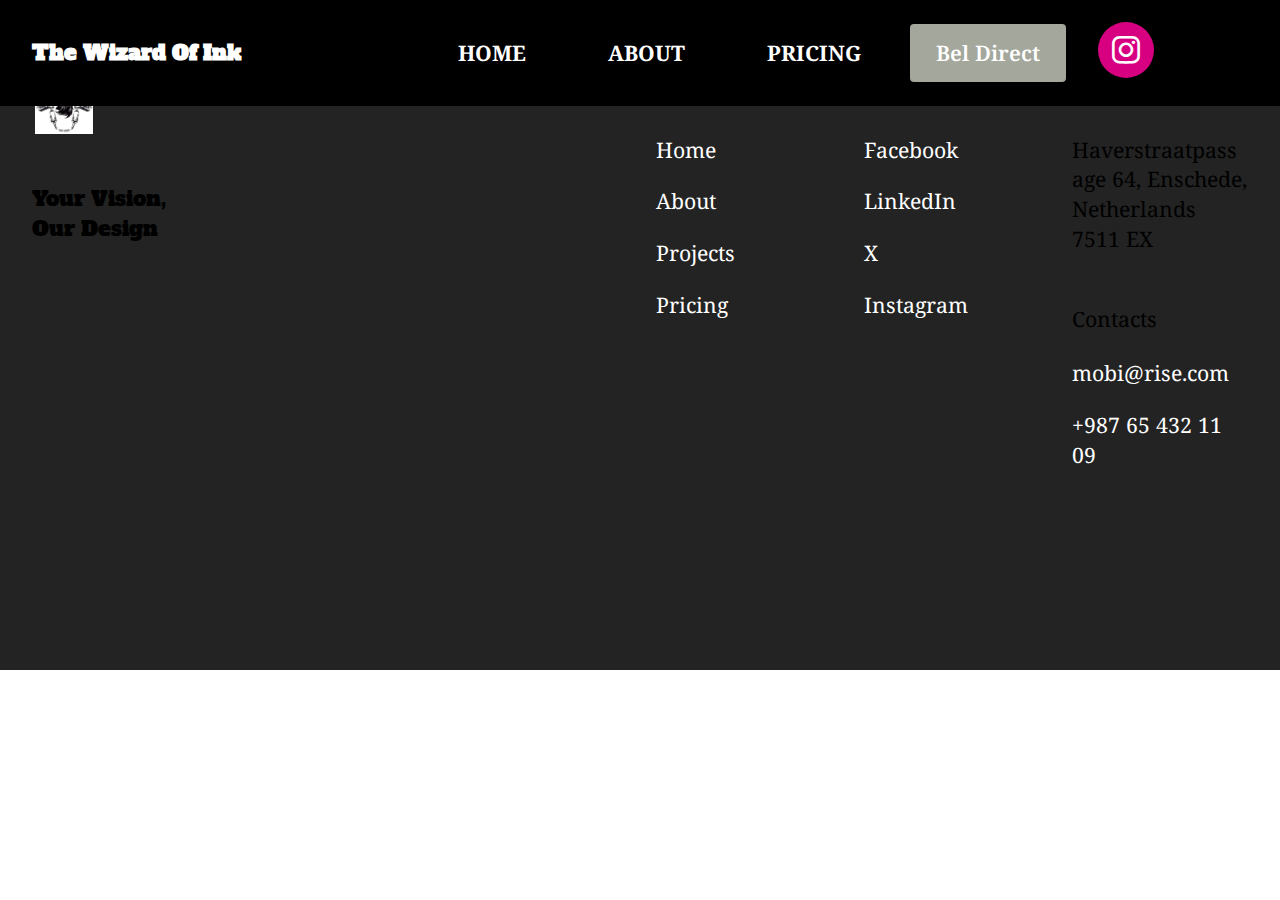
<file: page1.html>
<!DOCTYPE html>
<html  >
<head>
  
  <meta charset="UTF-8">
  <meta http-equiv="X-UA-Compatible" content="IE=edge">
  
  <meta name="viewport" content="width=device-width, initial-scale=1, minimum-scale=1">
  <link rel="shortcut icon" href="assets/images/image-1516.png" type="image/x-icon">
  <meta name="description" content="">
  
  
  <title>Fineline [x]</title>
  <link rel="stylesheet" href="assets/bootstrap/css/bootstrap.min.css">
  <link rel="stylesheet" href="assets/bootstrap/css/bootstrap-grid.min.css">
  <link rel="stylesheet" href="assets/bootstrap/css/bootstrap-reboot.min.css">
    <link rel="stylesheet" href="assets/dropdown/css/style.css">
  <link rel="stylesheet" href="assets/socicon/css/styles.css">
  <link rel="stylesheet" href="assets/theme/css/style.css">
  <link rel="preload" href="https://fonts.googleapis.com/css?family=Pacifico:400&display=swap" as="style" onload="this.onload=null;this.rel='stylesheet'">
  <noscript><link rel="stylesheet" href="https://fonts.googleapis.com/css?family=Pacifico:400&display=swap"></noscript>
  <link rel="preload" href="https://fonts.googleapis.com/css?family=Noto+Serif:100,200,300,400,500,600,700,800,900,100i,200i,300i,400i,500i,600i,700i,800i,900i&display=swap" as="style" onload="this.onload=null;this.rel='stylesheet'">
  <noscript><link rel="stylesheet" href="https://fonts.googleapis.com/css?family=Noto+Serif:100,200,300,400,500,600,700,800,900,100i,200i,300i,400i,500i,600i,700i,800i,900i&display=swap"></noscript>
  <link rel="preload" href="https://fonts.googleapis.com/css?family=Alfa+Slab+One:400&display=swap" as="style" onload="this.onload=null;this.rel='stylesheet'">
  <noscript><link rel="stylesheet" href="https://fonts.googleapis.com/css?family=Alfa+Slab+One:400&display=swap"></noscript>
  <link rel="preload" as="style" href="assets/mobirise/css/mbr-additional.css?v=bMG3rY"><link rel="stylesheet" href="assets/mobirise/css/mbr-additional.css?v=bMG3rY" type="text/css">

  
  
  
</head>
<body>
  <script>
window.Futy = { key: '66741d39796e8' };
(function (e, t) {
    var n = e.createElement(t);
    n.async = true;
    var f = window.Promise && window.fetch ? 'modern.js' : 'legacy.js';
    n.src = 'https://v1.widget.futy.io/js/futy-widget-' + f;
    var r = e.getElementsByTagName(t)[0];
    r.parentNode.insertBefore(n, r);
})(document, 'script');
</script>
  <section data-bs-version="5.1" class="menu menu01 ridem5 cid-ugldlkkI3w" once="menu" id="menu01-x">

    

    <nav class="navbar navbar-dropdown navbar-fixed-top navbar-expand-lg">
        <div class="menu_box container-fluid">
            <div class="navbar-brand d-flex">
                
                <span class="navbar-caption-wrap"><a class="navbar-caption text-success display-5" href="#">The Wizard Of Ink</a></span>
                <button class="navbar-toggler" type="button" data-toggle="collapse" data-bs-toggle="collapse" data-target="#navbarSupportedContent" data-bs-target="#navbarSupportedContent" aria-controls="navbarNavAltMarkup" aria-expanded="false" aria-label="Toggle navigation">
                    <div class="hamburger">
                        <span></span>
                        <span></span>
                        <span></span>
                        <span></span>
                    </div>
                </button>
            </div>
            <div class="collapse navbar-collapse" id="navbarSupportedContent">
                <ul class="navbar-nav nav-dropdown" data-app-modern-menu="true"><li class="nav-item">
                        <a class="nav-link link text-success display-4" href="#">
                            HOME
                        </a>
                    </li>
                    <li class="nav-item">
                        <a class="nav-link link text-success display-4" href="#">
                            ABOUT
                        </a>
                    </li>
                    <li class="nav-item">
                        <a class="nav-link link text-success display-4" href="#">
                            PRICING
                        </a>
                    </li></ul>
                <div class="mbr-section-btn-main" role="tablist"><a class="btn btn-warning display-4" href="#">Bel Direct</a></div>
                <div class="icons-menu-main">
                    <a class="iconfont-wrapper" href="#" target="_blank">
                        <span class="p-2 mbr-iconfont socicon-instagram socicon"></span>
                    </a>
                </div>
            </div>
        </div>
    </nav>
</section>

<section data-bs-version="5.1" class="footer01 modelm5 cid-ufAc7oyUhs" once="footers" id="footer01-9">
    

    
    

    <div class="container">
        <div class="row">
            <div class="col-12 col-lg-6">
                <div class="content-wrapper">
                    <div class="logo-wrapper">
                        <a href="#"><img src="assets/images/image-1515.webp" alt=""></a>
                    </div>
                    <h2 class="mbr-section-title mbr-fonts-style display-5">
                        Your Vision, <br> Our Design
                    </h2>
                </div>
            </div>
            <div class="col-12 col-lg-2">
                <div class="nav-wrapper">
                    <h3 class="mbr-section-subtitle mbr-fonts-style display-4">
                        Menu
                    </h3>
                    <ul class="list mbr-fonts-style display-4">
                        <li class="item-wrap">Home</li>
                        <li class="item-wrap">About</li>
                        <li class="item-wrap">Projects</li>
                        <li class="item-wrap">Pricing</li>
                    </ul>
                </div>
            </div>
            <div class="col-12 col-lg-2">
                <div class="nav-wrapper">
                    <h3 class="mbr-section-subtitle mbr-fonts-style display-4">
                        Social
                    </h3>
                    <ul class="list mbr-fonts-style display-4">
                        <li class="item-wrap">Facebook</li>
                        <li class="item-wrap">LinkedIn</li>
                        <li class="item-wrap">X</li>
                        <li class="item-wrap">Instagram</li>
                    </ul>
                </div>
            </div>
            <div class="col-12 col-lg-2">
                <div class="contacts-wrapper">
                    <div class="item-wrapper">
                        <h3 class="mbr-section-subtitle mbr-fonts-style display-4">
                            Location
                        </h3>
                        <p class="mbr-address mbr-fonts-style display-4">
                            Haverstraatpassage 64, Enschede, Netherlands 7511 EX
                        </p>
                    </div>
                    <div class="item-wrapper">
                        <h3 class="mbr-section-subtitle mbr-fonts-style display-4">
                            Contacts
                        </h3>
                        <ul class="list mbr-fonts-style display-4">
                            <li class="item-wrap">mobi@rise.com</li>
                            <li class="item-wrap">+987 65 432 11 09</li>
                        </ul>
                    </div>
                </div>
            </div>
            <div class="col-12">
                
                <div class="copy-wrapper">
                    
                </div>
            </div>
        </div>
    </div>
</section>


<script src="assets/bootstrap/js/bootstrap.bundle.min.js"></script>
  <script src="assets/smoothscroll/smooth-scroll.js"></script>
  <script src="assets/ytplayer/index.js"></script>
      <script src="assets/dropdown/js/navbar-dropdown.js"></script>
  <script src="assets/theme/js/script.js"></script>
  
  
  
</body>
</html>
</file>
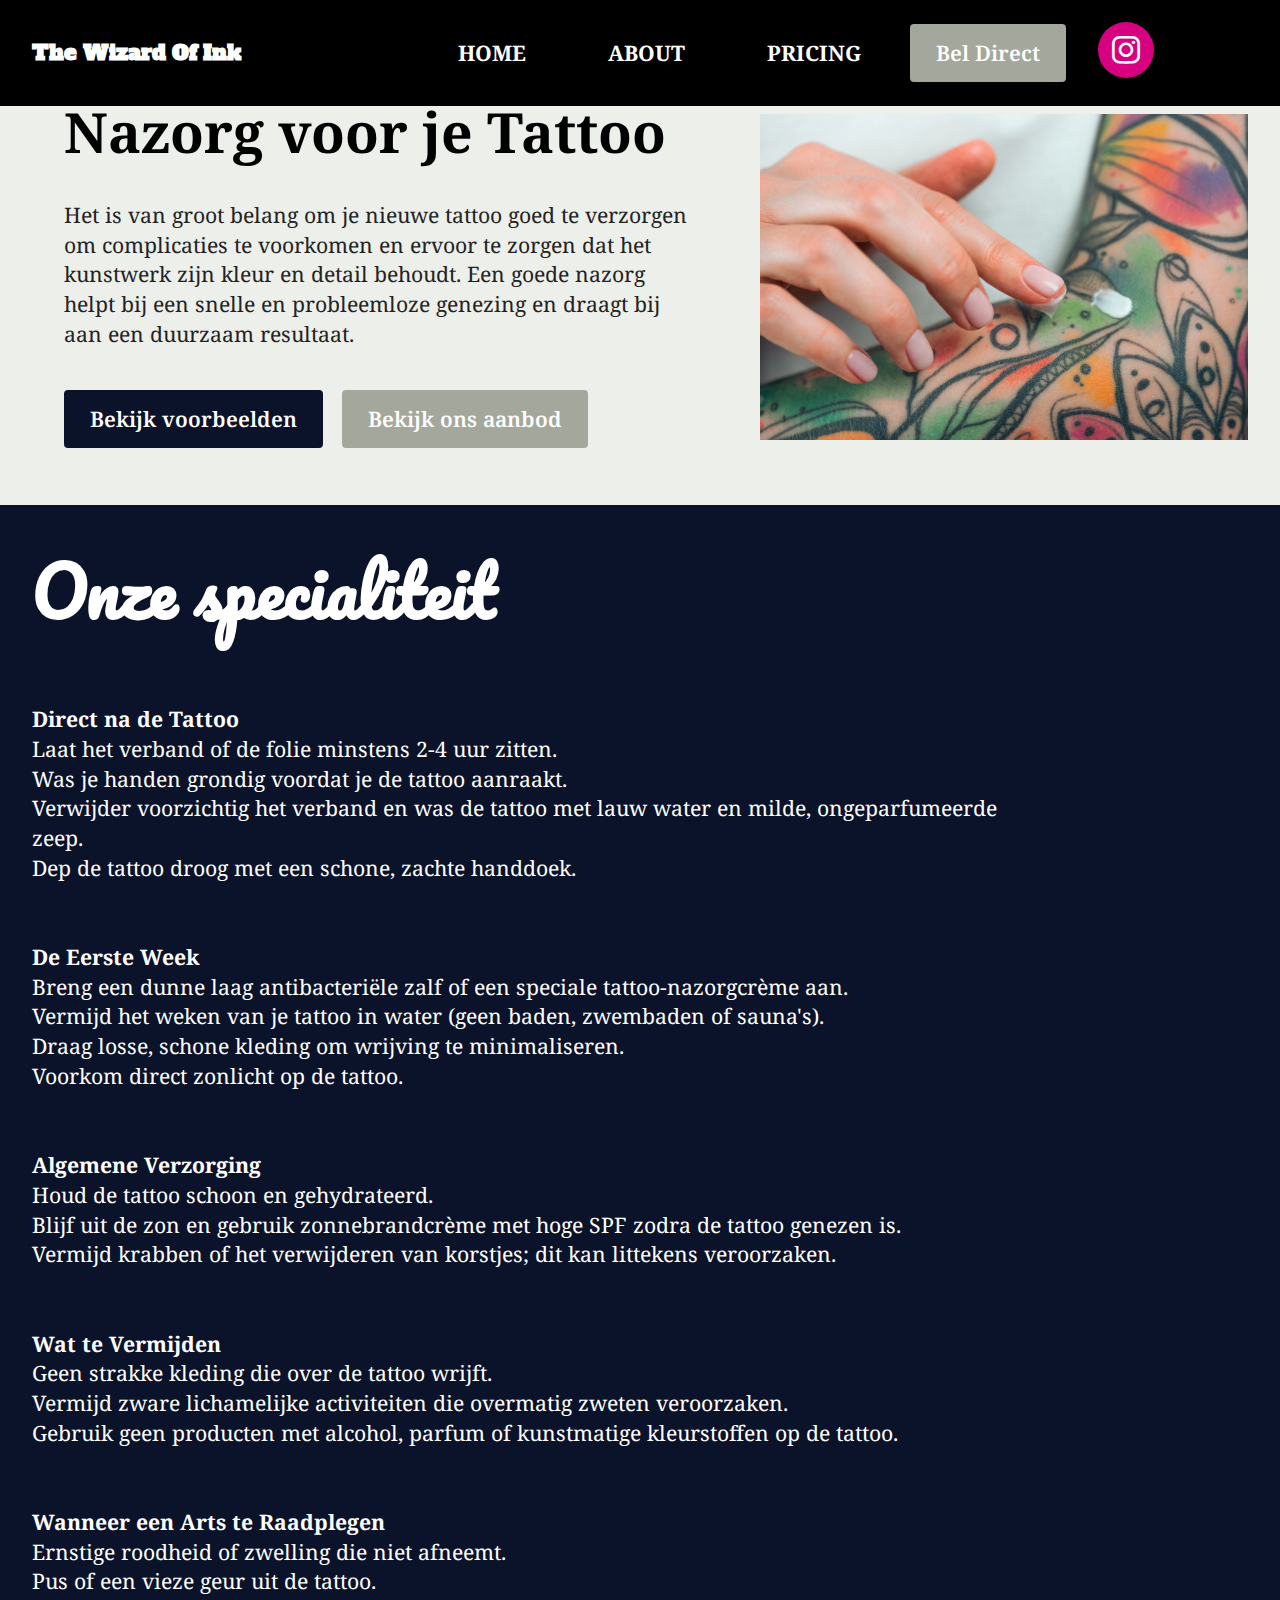
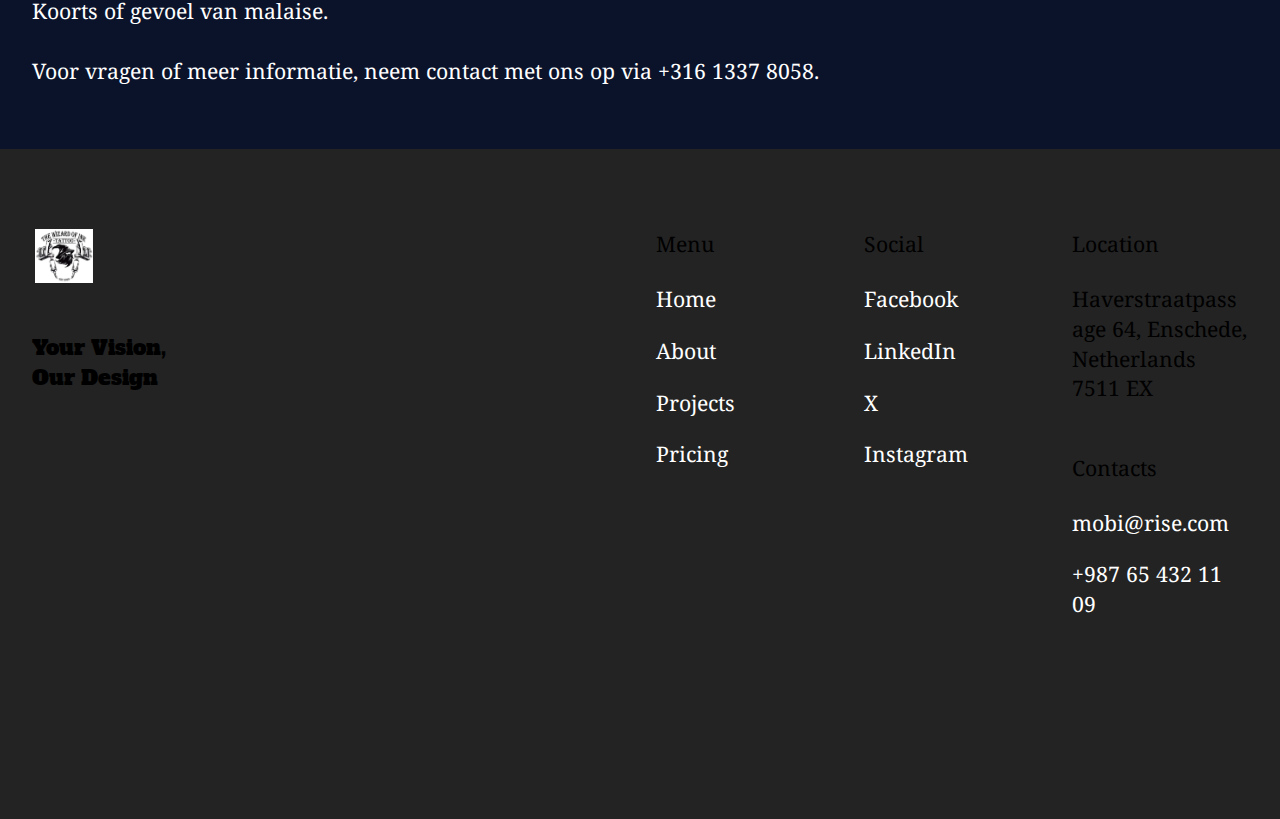
<file: page10.html>
<!DOCTYPE html>
<html  >
<head>
  
  <meta charset="UTF-8">
  <meta http-equiv="X-UA-Compatible" content="IE=edge">
  
  <meta name="viewport" content="width=device-width, initial-scale=1, minimum-scale=1">
  <link rel="shortcut icon" href="assets/images/image-1516.png" type="image/x-icon">
  <meta name="description" content="">
  
  
  <title>Nazorg</title>
  <link rel="stylesheet" href="assets/bootstrap/css/bootstrap.min.css">
  <link rel="stylesheet" href="assets/bootstrap/css/bootstrap-grid.min.css">
  <link rel="stylesheet" href="assets/bootstrap/css/bootstrap-reboot.min.css">
    <link rel="stylesheet" href="assets/dropdown/css/style.css">
  <link rel="stylesheet" href="assets/socicon/css/styles.css">
  <link rel="stylesheet" href="assets/theme/css/style.css">
  <link rel="preload" href="https://fonts.googleapis.com/css?family=Pacifico:400&display=swap" as="style" onload="this.onload=null;this.rel='stylesheet'">
  <noscript><link rel="stylesheet" href="https://fonts.googleapis.com/css?family=Pacifico:400&display=swap"></noscript>
  <link rel="preload" href="https://fonts.googleapis.com/css?family=Noto+Serif:100,200,300,400,500,600,700,800,900,100i,200i,300i,400i,500i,600i,700i,800i,900i&display=swap" as="style" onload="this.onload=null;this.rel='stylesheet'">
  <noscript><link rel="stylesheet" href="https://fonts.googleapis.com/css?family=Noto+Serif:100,200,300,400,500,600,700,800,900,100i,200i,300i,400i,500i,600i,700i,800i,900i&display=swap"></noscript>
  <link rel="preload" href="https://fonts.googleapis.com/css?family=Alfa+Slab+One:400&display=swap" as="style" onload="this.onload=null;this.rel='stylesheet'">
  <noscript><link rel="stylesheet" href="https://fonts.googleapis.com/css?family=Alfa+Slab+One:400&display=swap"></noscript>
  <link rel="preload" as="style" href="assets/mobirise/css/mbr-additional.css?v=LE1Z8f"><link rel="stylesheet" href="assets/mobirise/css/mbr-additional.css?v=LE1Z8f" type="text/css">

  
  
  
</head>
<body>
  <script>
window.Futy = { key: '66741d39796e8' };
(function (e, t) {
    var n = e.createElement(t);
    n.async = true;
    var f = window.Promise && window.fetch ? 'modern.js' : 'legacy.js';
    n.src = 'https://v1.widget.futy.io/js/futy-widget-' + f;
    var r = e.getElementsByTagName(t)[0];
    r.parentNode.insertBefore(n, r);
})(document, 'script');
</script>
  <section data-bs-version="5.1" class="menu menu01 ridem5 cid-ugldlkkI3w" once="menu" id="menu01-x">

    

    <nav class="navbar navbar-dropdown navbar-fixed-top navbar-expand-lg">
        <div class="menu_box container-fluid">
            <div class="navbar-brand d-flex">
                
                <span class="navbar-caption-wrap"><a class="navbar-caption text-success display-5" href="#">The Wizard Of Ink</a></span>
                <button class="navbar-toggler" type="button" data-toggle="collapse" data-bs-toggle="collapse" data-target="#navbarSupportedContent" data-bs-target="#navbarSupportedContent" aria-controls="navbarNavAltMarkup" aria-expanded="false" aria-label="Toggle navigation">
                    <div class="hamburger">
                        <span></span>
                        <span></span>
                        <span></span>
                        <span></span>
                    </div>
                </button>
            </div>
            <div class="collapse navbar-collapse" id="navbarSupportedContent">
                <ul class="navbar-nav nav-dropdown" data-app-modern-menu="true"><li class="nav-item">
                        <a class="nav-link link text-success display-4" href="#">
                            HOME
                        </a>
                    </li>
                    <li class="nav-item">
                        <a class="nav-link link text-success display-4" href="#">
                            ABOUT
                        </a>
                    </li>
                    <li class="nav-item">
                        <a class="nav-link link text-success display-4" href="#">
                            PRICING
                        </a>
                    </li></ul>
                <div class="mbr-section-btn-main" role="tablist"><a class="btn btn-warning display-4" href="#">Bel Direct</a></div>
                <div class="icons-menu-main">
                    <a class="iconfont-wrapper" href="#" target="_blank">
                        <span class="p-2 mbr-iconfont socicon-instagram socicon"></span>
                    </a>
                </div>
            </div>
        </div>
    </nav>
</section>

<section data-bs-version="5.1" class="header1 cid-ugeL6MqfAw" id="header01-e">
	

	
	

	<div class="container-fluid">
		<div class="row justify-content-center">
			<div class="col-12 col-md-12 col-lg-5 image-wrapper">
				<img class="w-100" src="assets/images/adobestock-278401618-1.webp" alt="">
			</div>
			<div class="col-12 col-lg col-md-12">
				<div class="text-wrapper align-left">
					<h1 class="mbr-section-title mbr-fonts-style mb-4 display-2"><strong>Nazorg voor je Tattoo</strong></h1>
					<p class="mbr-text mbr-fonts-style mb-4 display-7">
						Het is van groot belang om je nieuwe tattoo goed te verzorgen om complicaties te voorkomen en ervoor te zorgen dat het kunstwerk zijn kleur en detail behoudt. Een goede nazorg helpt bij een snelle en probleemloze genezing en draagt bij aan een duurzaam resultaat.</p>
					<div class="mbr-section-btn mt-3"><a class="btn btn-info display-7" href="#">Bekijk voorbeelden</a> <a class="btn btn-warning display-7" href="#">Bekijk ons aanbod</a></div>
				</div>
			</div>
		</div>
	</div>
</section>

<section data-bs-version="5.1" class="header3 cid-ugeLbDy4Vl" id="header03-f">

    
    
    

    <div class="container">
        <div class="row">
            <div class="col-12 col-lg-10">
                <h1 class="mbr-section-title mbr-fonts-style mb-3 display-1"><strong>Onze specialiteit</strong></h1>
                
                <p class="mbr-text mbr-fonts-style display-4"><strong><br></strong><br><strong>Direct na de Tattoo</strong><br>Laat het verband of de folie minstens 2-4 uur zitten.<br>Was je handen grondig voordat je de tattoo aanraakt.<br>Verwijder voorzichtig het verband en was de tattoo met lauw water en milde, ongeparfumeerde zeep.<br>Dep de tattoo droog met een schone, zachte handdoek.<br><strong><br></strong><br><strong>De Eerste Week</strong><br>Breng een dunne laag antibacteriële zalf of een speciale tattoo-nazorgcrème aan.<br>Vermijd het weken van je tattoo in water (geen baden, zwembaden of sauna's).<br>Draag losse, schone kleding om wrijving te minimaliseren.<br>Voorkom direct zonlicht op de tattoo.<br><strong><br></strong><br><strong>Algemene Verzorging</strong><br>Houd de tattoo schoon en gehydrateerd.<br>Blijf uit de zon en gebruik zonnebrandcrème met hoge SPF zodra de tattoo genezen is.<br>Vermijd krabben of het verwijderen van korstjes; dit kan littekens veroorzaken.<br><strong><br></strong><br><strong>Wat te Vermijden</strong><br>Geen strakke kleding die over de tattoo wrijft.<br>Vermijd zware lichamelijke activiteiten die overmatig zweten veroorzaken.<br>Gebruik geen producten met alcohol, parfum of kunstmatige kleurstoffen op de tattoo.<br><strong><br></strong><br><strong>Wanneer een Arts te Raadplegen</strong><br>Ernstige roodheid of zwelling die niet afneemt.<br>Pus of een vieze geur uit de tattoo.<br>Koorts of gevoel van malaise.<br><br>Voor vragen of meer informatie, neem contact met ons op via +316 1337 8058.<strong><br></strong></p>
                
            </div>
        </div>
    </div>
</section>

<section data-bs-version="5.1" class="footer01 modelm5 cid-ufAc7oyUhs" once="footers" id="footer01-9">
    

    
    

    <div class="container">
        <div class="row">
            <div class="col-12 col-lg-6">
                <div class="content-wrapper">
                    <div class="logo-wrapper">
                        <a href="#"><img src="assets/images/image-1515.webp" alt=""></a>
                    </div>
                    <h2 class="mbr-section-title mbr-fonts-style display-5">
                        Your Vision, <br> Our Design
                    </h2>
                </div>
            </div>
            <div class="col-12 col-lg-2">
                <div class="nav-wrapper">
                    <h3 class="mbr-section-subtitle mbr-fonts-style display-4">
                        Menu
                    </h3>
                    <ul class="list mbr-fonts-style display-4">
                        <li class="item-wrap">Home</li>
                        <li class="item-wrap">About</li>
                        <li class="item-wrap">Projects</li>
                        <li class="item-wrap">Pricing</li>
                    </ul>
                </div>
            </div>
            <div class="col-12 col-lg-2">
                <div class="nav-wrapper">
                    <h3 class="mbr-section-subtitle mbr-fonts-style display-4">
                        Social
                    </h3>
                    <ul class="list mbr-fonts-style display-4">
                        <li class="item-wrap">Facebook</li>
                        <li class="item-wrap">LinkedIn</li>
                        <li class="item-wrap">X</li>
                        <li class="item-wrap">Instagram</li>
                    </ul>
                </div>
            </div>
            <div class="col-12 col-lg-2">
                <div class="contacts-wrapper">
                    <div class="item-wrapper">
                        <h3 class="mbr-section-subtitle mbr-fonts-style display-4">
                            Location
                        </h3>
                        <p class="mbr-address mbr-fonts-style display-4">
                            Haverstraatpassage 64, Enschede, Netherlands 7511 EX
                        </p>
                    </div>
                    <div class="item-wrapper">
                        <h3 class="mbr-section-subtitle mbr-fonts-style display-4">
                            Contacts
                        </h3>
                        <ul class="list mbr-fonts-style display-4">
                            <li class="item-wrap">mobi@rise.com</li>
                            <li class="item-wrap">+987 65 432 11 09</li>
                        </ul>
                    </div>
                </div>
            </div>
            <div class="col-12">
                
                <div class="copy-wrapper">
                    
                </div>
            </div>
        </div>
    </div>
</section>


<script src="assets/bootstrap/js/bootstrap.bundle.min.js"></script>
  <script src="assets/smoothscroll/smooth-scroll.js"></script>
  <script src="assets/ytplayer/index.js"></script>
      <script src="assets/dropdown/js/navbar-dropdown.js"></script>
  <script src="assets/theme/js/script.js"></script>
  
  
  
</body>
</html>
</file>
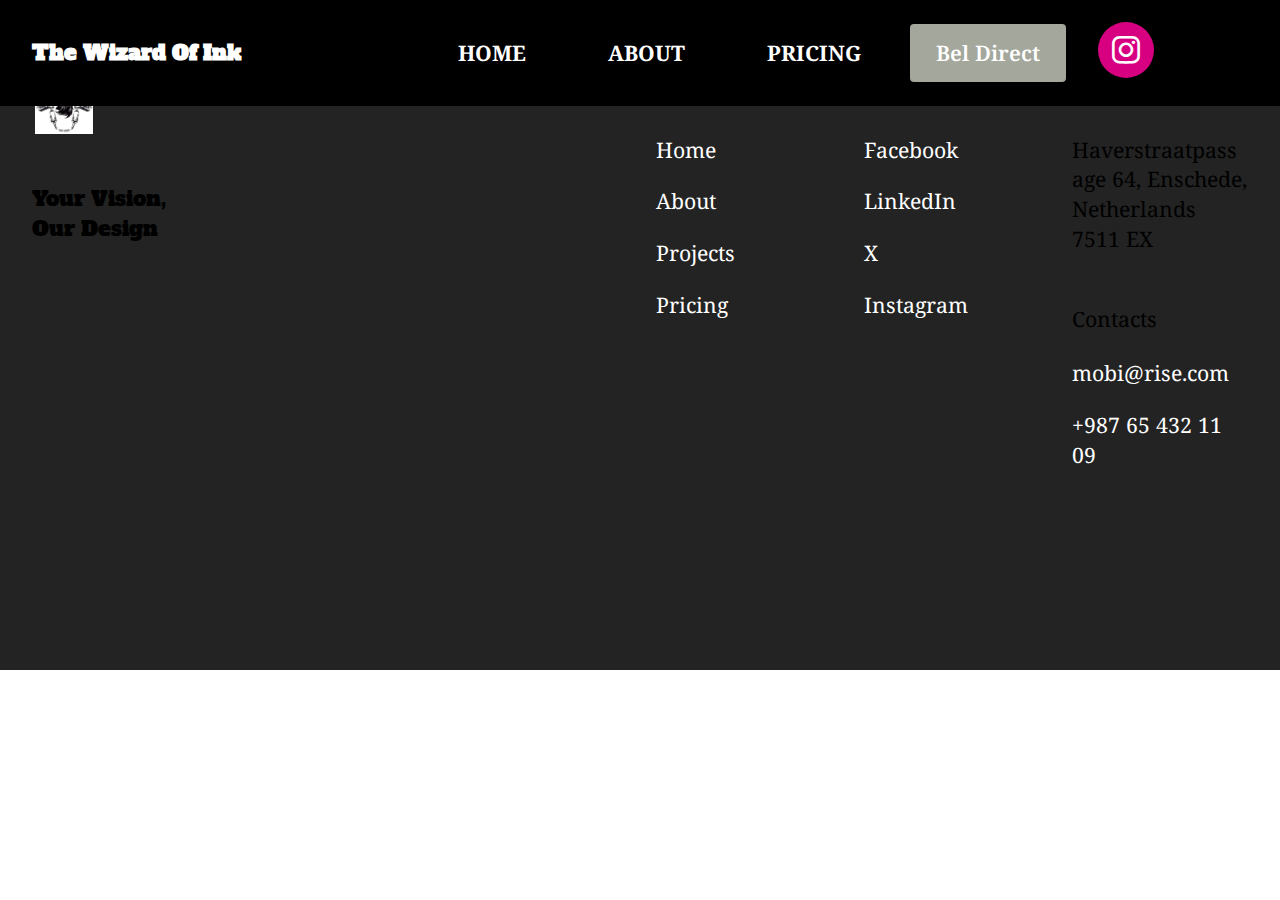
<file: page2.html>
<!DOCTYPE html>
<html  >
<head>
  
  <meta charset="UTF-8">
  <meta http-equiv="X-UA-Compatible" content="IE=edge">
  
  <meta name="viewport" content="width=device-width, initial-scale=1, minimum-scale=1">
  <link rel="shortcut icon" href="assets/images/image-1516.png" type="image/x-icon">
  <meta name="description" content="">
  
  
  <title>Blackwork [x]</title>
  <link rel="stylesheet" href="assets/bootstrap/css/bootstrap.min.css">
  <link rel="stylesheet" href="assets/bootstrap/css/bootstrap-grid.min.css">
  <link rel="stylesheet" href="assets/bootstrap/css/bootstrap-reboot.min.css">
    <link rel="stylesheet" href="assets/dropdown/css/style.css">
  <link rel="stylesheet" href="assets/socicon/css/styles.css">
  <link rel="stylesheet" href="assets/theme/css/style.css">
  <link rel="preload" href="https://fonts.googleapis.com/css?family=Pacifico:400&display=swap" as="style" onload="this.onload=null;this.rel='stylesheet'">
  <noscript><link rel="stylesheet" href="https://fonts.googleapis.com/css?family=Pacifico:400&display=swap"></noscript>
  <link rel="preload" href="https://fonts.googleapis.com/css?family=Noto+Serif:100,200,300,400,500,600,700,800,900,100i,200i,300i,400i,500i,600i,700i,800i,900i&display=swap" as="style" onload="this.onload=null;this.rel='stylesheet'">
  <noscript><link rel="stylesheet" href="https://fonts.googleapis.com/css?family=Noto+Serif:100,200,300,400,500,600,700,800,900,100i,200i,300i,400i,500i,600i,700i,800i,900i&display=swap"></noscript>
  <link rel="preload" href="https://fonts.googleapis.com/css?family=Alfa+Slab+One:400&display=swap" as="style" onload="this.onload=null;this.rel='stylesheet'">
  <noscript><link rel="stylesheet" href="https://fonts.googleapis.com/css?family=Alfa+Slab+One:400&display=swap"></noscript>
  <link rel="preload" as="style" href="assets/mobirise/css/mbr-additional.css?v=x9TcHF"><link rel="stylesheet" href="assets/mobirise/css/mbr-additional.css?v=x9TcHF" type="text/css">

  
  
  
</head>
<body>
  <script>
window.Futy = { key: '66741d39796e8' };
(function (e, t) {
    var n = e.createElement(t);
    n.async = true;
    var f = window.Promise && window.fetch ? 'modern.js' : 'legacy.js';
    n.src = 'https://v1.widget.futy.io/js/futy-widget-' + f;
    var r = e.getElementsByTagName(t)[0];
    r.parentNode.insertBefore(n, r);
})(document, 'script');
</script>
  <section data-bs-version="5.1" class="menu menu01 ridem5 cid-ugldlkkI3w" once="menu" id="menu01-x">

    

    <nav class="navbar navbar-dropdown navbar-fixed-top navbar-expand-lg">
        <div class="menu_box container-fluid">
            <div class="navbar-brand d-flex">
                
                <span class="navbar-caption-wrap"><a class="navbar-caption text-success display-5" href="#">The Wizard Of Ink</a></span>
                <button class="navbar-toggler" type="button" data-toggle="collapse" data-bs-toggle="collapse" data-target="#navbarSupportedContent" data-bs-target="#navbarSupportedContent" aria-controls="navbarNavAltMarkup" aria-expanded="false" aria-label="Toggle navigation">
                    <div class="hamburger">
                        <span></span>
                        <span></span>
                        <span></span>
                        <span></span>
                    </div>
                </button>
            </div>
            <div class="collapse navbar-collapse" id="navbarSupportedContent">
                <ul class="navbar-nav nav-dropdown" data-app-modern-menu="true"><li class="nav-item">
                        <a class="nav-link link text-success display-4" href="#">
                            HOME
                        </a>
                    </li>
                    <li class="nav-item">
                        <a class="nav-link link text-success display-4" href="#">
                            ABOUT
                        </a>
                    </li>
                    <li class="nav-item">
                        <a class="nav-link link text-success display-4" href="#">
                            PRICING
                        </a>
                    </li></ul>
                <div class="mbr-section-btn-main" role="tablist"><a class="btn btn-warning display-4" href="#">Bel Direct</a></div>
                <div class="icons-menu-main">
                    <a class="iconfont-wrapper" href="#" target="_blank">
                        <span class="p-2 mbr-iconfont socicon-instagram socicon"></span>
                    </a>
                </div>
            </div>
        </div>
    </nav>
</section>

<section data-bs-version="5.1" class="footer01 modelm5 cid-ufAc7oyUhs" once="footers" id="footer01-9">
    

    
    

    <div class="container">
        <div class="row">
            <div class="col-12 col-lg-6">
                <div class="content-wrapper">
                    <div class="logo-wrapper">
                        <a href="#"><img src="assets/images/image-1515.webp" alt=""></a>
                    </div>
                    <h2 class="mbr-section-title mbr-fonts-style display-5">
                        Your Vision, <br> Our Design
                    </h2>
                </div>
            </div>
            <div class="col-12 col-lg-2">
                <div class="nav-wrapper">
                    <h3 class="mbr-section-subtitle mbr-fonts-style display-4">
                        Menu
                    </h3>
                    <ul class="list mbr-fonts-style display-4">
                        <li class="item-wrap">Home</li>
                        <li class="item-wrap">About</li>
                        <li class="item-wrap">Projects</li>
                        <li class="item-wrap">Pricing</li>
                    </ul>
                </div>
            </div>
            <div class="col-12 col-lg-2">
                <div class="nav-wrapper">
                    <h3 class="mbr-section-subtitle mbr-fonts-style display-4">
                        Social
                    </h3>
                    <ul class="list mbr-fonts-style display-4">
                        <li class="item-wrap">Facebook</li>
                        <li class="item-wrap">LinkedIn</li>
                        <li class="item-wrap">X</li>
                        <li class="item-wrap">Instagram</li>
                    </ul>
                </div>
            </div>
            <div class="col-12 col-lg-2">
                <div class="contacts-wrapper">
                    <div class="item-wrapper">
                        <h3 class="mbr-section-subtitle mbr-fonts-style display-4">
                            Location
                        </h3>
                        <p class="mbr-address mbr-fonts-style display-4">
                            Haverstraatpassage 64, Enschede, Netherlands 7511 EX
                        </p>
                    </div>
                    <div class="item-wrapper">
                        <h3 class="mbr-section-subtitle mbr-fonts-style display-4">
                            Contacts
                        </h3>
                        <ul class="list mbr-fonts-style display-4">
                            <li class="item-wrap">mobi@rise.com</li>
                            <li class="item-wrap">+987 65 432 11 09</li>
                        </ul>
                    </div>
                </div>
            </div>
            <div class="col-12">
                
                <div class="copy-wrapper">
                    
                </div>
            </div>
        </div>
    </div>
</section>


<script src="assets/bootstrap/js/bootstrap.bundle.min.js"></script>
  <script src="assets/smoothscroll/smooth-scroll.js"></script>
  <script src="assets/ytplayer/index.js"></script>
      <script src="assets/dropdown/js/navbar-dropdown.js"></script>
  <script src="assets/theme/js/script.js"></script>
  
  
  
</body>
</html>
</file>
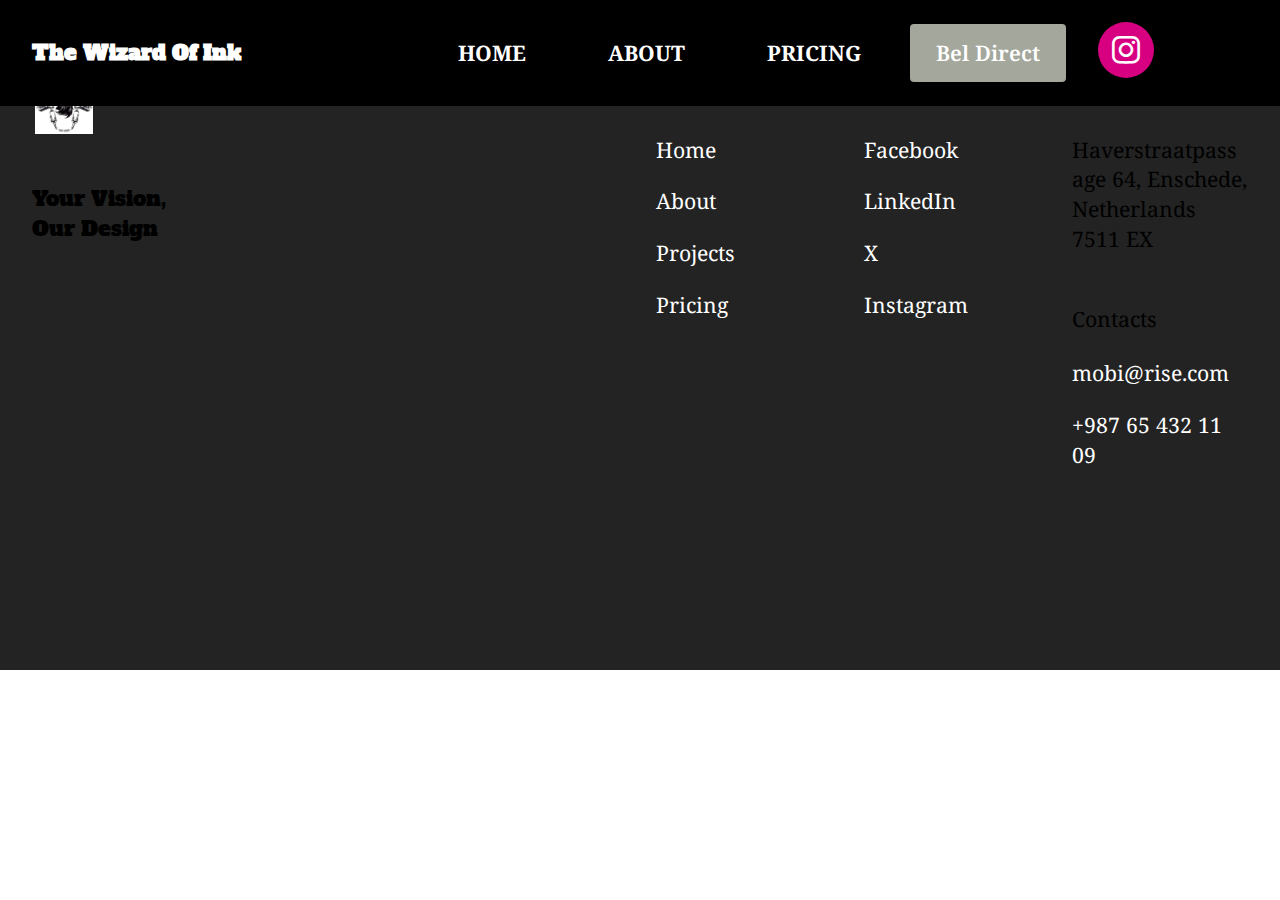
<file: page3.html>
<!DOCTYPE html>
<html  >
<head>
  
  <meta charset="UTF-8">
  <meta http-equiv="X-UA-Compatible" content="IE=edge">
  
  <meta name="viewport" content="width=device-width, initial-scale=1, minimum-scale=1">
  <link rel="shortcut icon" href="assets/images/image-1516.png" type="image/x-icon">
  <meta name="description" content="">
  
  
  <title>Dotwork [x]</title>
  <link rel="stylesheet" href="assets/bootstrap/css/bootstrap.min.css">
  <link rel="stylesheet" href="assets/bootstrap/css/bootstrap-grid.min.css">
  <link rel="stylesheet" href="assets/bootstrap/css/bootstrap-reboot.min.css">
    <link rel="stylesheet" href="assets/dropdown/css/style.css">
  <link rel="stylesheet" href="assets/socicon/css/styles.css">
  <link rel="stylesheet" href="assets/theme/css/style.css">
  <link rel="preload" href="https://fonts.googleapis.com/css?family=Pacifico:400&display=swap" as="style" onload="this.onload=null;this.rel='stylesheet'">
  <noscript><link rel="stylesheet" href="https://fonts.googleapis.com/css?family=Pacifico:400&display=swap"></noscript>
  <link rel="preload" href="https://fonts.googleapis.com/css?family=Noto+Serif:100,200,300,400,500,600,700,800,900,100i,200i,300i,400i,500i,600i,700i,800i,900i&display=swap" as="style" onload="this.onload=null;this.rel='stylesheet'">
  <noscript><link rel="stylesheet" href="https://fonts.googleapis.com/css?family=Noto+Serif:100,200,300,400,500,600,700,800,900,100i,200i,300i,400i,500i,600i,700i,800i,900i&display=swap"></noscript>
  <link rel="preload" href="https://fonts.googleapis.com/css?family=Alfa+Slab+One:400&display=swap" as="style" onload="this.onload=null;this.rel='stylesheet'">
  <noscript><link rel="stylesheet" href="https://fonts.googleapis.com/css?family=Alfa+Slab+One:400&display=swap"></noscript>
  <link rel="preload" as="style" href="assets/mobirise/css/mbr-additional.css?v=GUeJKT"><link rel="stylesheet" href="assets/mobirise/css/mbr-additional.css?v=GUeJKT" type="text/css">

  
  
  
</head>
<body>
  <script>
window.Futy = { key: '66741d39796e8' };
(function (e, t) {
    var n = e.createElement(t);
    n.async = true;
    var f = window.Promise && window.fetch ? 'modern.js' : 'legacy.js';
    n.src = 'https://v1.widget.futy.io/js/futy-widget-' + f;
    var r = e.getElementsByTagName(t)[0];
    r.parentNode.insertBefore(n, r);
})(document, 'script');
</script>
  <section data-bs-version="5.1" class="menu menu01 ridem5 cid-ugldlkkI3w" once="menu" id="menu01-x">

    

    <nav class="navbar navbar-dropdown navbar-fixed-top navbar-expand-lg">
        <div class="menu_box container-fluid">
            <div class="navbar-brand d-flex">
                
                <span class="navbar-caption-wrap"><a class="navbar-caption text-success display-5" href="#">The Wizard Of Ink</a></span>
                <button class="navbar-toggler" type="button" data-toggle="collapse" data-bs-toggle="collapse" data-target="#navbarSupportedContent" data-bs-target="#navbarSupportedContent" aria-controls="navbarNavAltMarkup" aria-expanded="false" aria-label="Toggle navigation">
                    <div class="hamburger">
                        <span></span>
                        <span></span>
                        <span></span>
                        <span></span>
                    </div>
                </button>
            </div>
            <div class="collapse navbar-collapse" id="navbarSupportedContent">
                <ul class="navbar-nav nav-dropdown" data-app-modern-menu="true"><li class="nav-item">
                        <a class="nav-link link text-success display-4" href="#">
                            HOME
                        </a>
                    </li>
                    <li class="nav-item">
                        <a class="nav-link link text-success display-4" href="#">
                            ABOUT
                        </a>
                    </li>
                    <li class="nav-item">
                        <a class="nav-link link text-success display-4" href="#">
                            PRICING
                        </a>
                    </li></ul>
                <div class="mbr-section-btn-main" role="tablist"><a class="btn btn-warning display-4" href="#">Bel Direct</a></div>
                <div class="icons-menu-main">
                    <a class="iconfont-wrapper" href="#" target="_blank">
                        <span class="p-2 mbr-iconfont socicon-instagram socicon"></span>
                    </a>
                </div>
            </div>
        </div>
    </nav>
</section>

<section data-bs-version="5.1" class="footer01 modelm5 cid-ufAc7oyUhs" once="footers" id="footer01-9">
    

    
    

    <div class="container">
        <div class="row">
            <div class="col-12 col-lg-6">
                <div class="content-wrapper">
                    <div class="logo-wrapper">
                        <a href="#"><img src="assets/images/image-1515.webp" alt=""></a>
                    </div>
                    <h2 class="mbr-section-title mbr-fonts-style display-5">
                        Your Vision, <br> Our Design
                    </h2>
                </div>
            </div>
            <div class="col-12 col-lg-2">
                <div class="nav-wrapper">
                    <h3 class="mbr-section-subtitle mbr-fonts-style display-4">
                        Menu
                    </h3>
                    <ul class="list mbr-fonts-style display-4">
                        <li class="item-wrap">Home</li>
                        <li class="item-wrap">About</li>
                        <li class="item-wrap">Projects</li>
                        <li class="item-wrap">Pricing</li>
                    </ul>
                </div>
            </div>
            <div class="col-12 col-lg-2">
                <div class="nav-wrapper">
                    <h3 class="mbr-section-subtitle mbr-fonts-style display-4">
                        Social
                    </h3>
                    <ul class="list mbr-fonts-style display-4">
                        <li class="item-wrap">Facebook</li>
                        <li class="item-wrap">LinkedIn</li>
                        <li class="item-wrap">X</li>
                        <li class="item-wrap">Instagram</li>
                    </ul>
                </div>
            </div>
            <div class="col-12 col-lg-2">
                <div class="contacts-wrapper">
                    <div class="item-wrapper">
                        <h3 class="mbr-section-subtitle mbr-fonts-style display-4">
                            Location
                        </h3>
                        <p class="mbr-address mbr-fonts-style display-4">
                            Haverstraatpassage 64, Enschede, Netherlands 7511 EX
                        </p>
                    </div>
                    <div class="item-wrapper">
                        <h3 class="mbr-section-subtitle mbr-fonts-style display-4">
                            Contacts
                        </h3>
                        <ul class="list mbr-fonts-style display-4">
                            <li class="item-wrap">mobi@rise.com</li>
                            <li class="item-wrap">+987 65 432 11 09</li>
                        </ul>
                    </div>
                </div>
            </div>
            <div class="col-12">
                
                <div class="copy-wrapper">
                    
                </div>
            </div>
        </div>
    </div>
</section>


<script src="assets/bootstrap/js/bootstrap.bundle.min.js"></script>
  <script src="assets/smoothscroll/smooth-scroll.js"></script>
  <script src="assets/ytplayer/index.js"></script>
      <script src="assets/dropdown/js/navbar-dropdown.js"></script>
  <script src="assets/theme/js/script.js"></script>
  
  
  
</body>
</html>
</file>
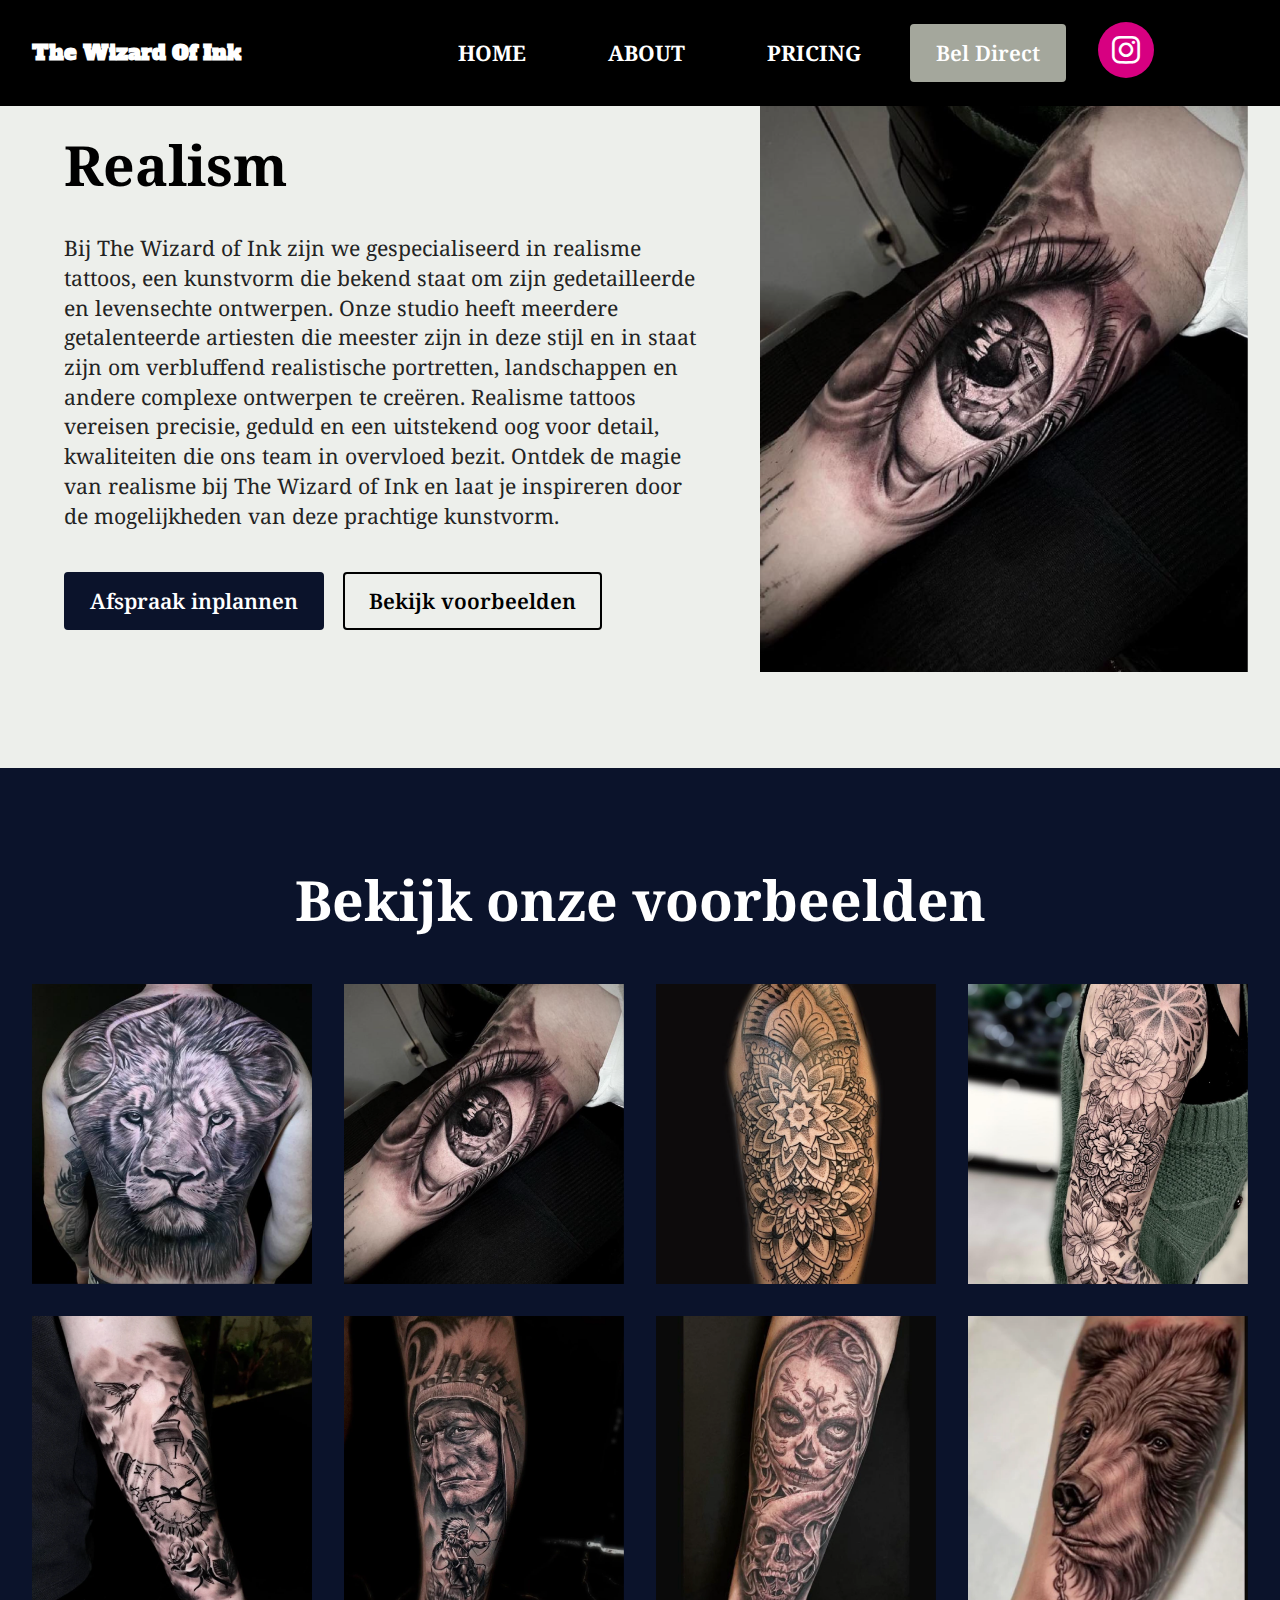
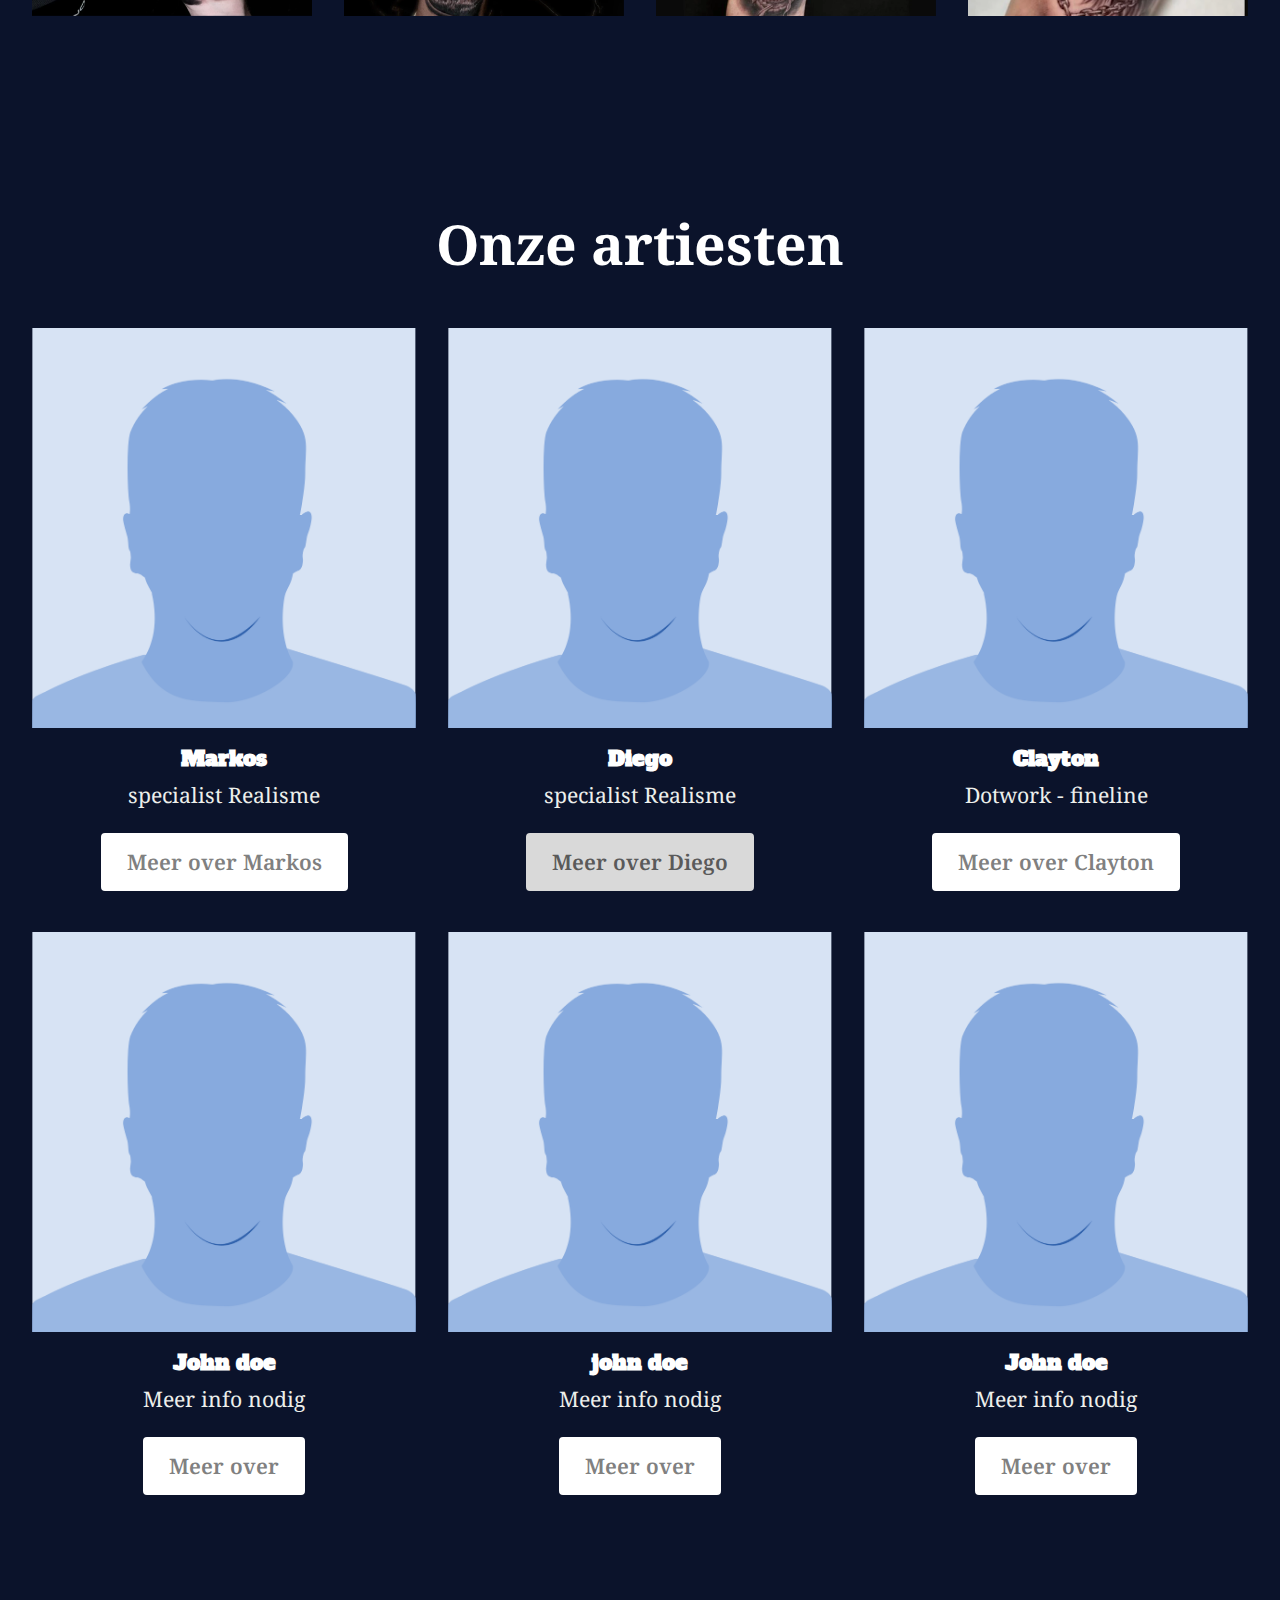
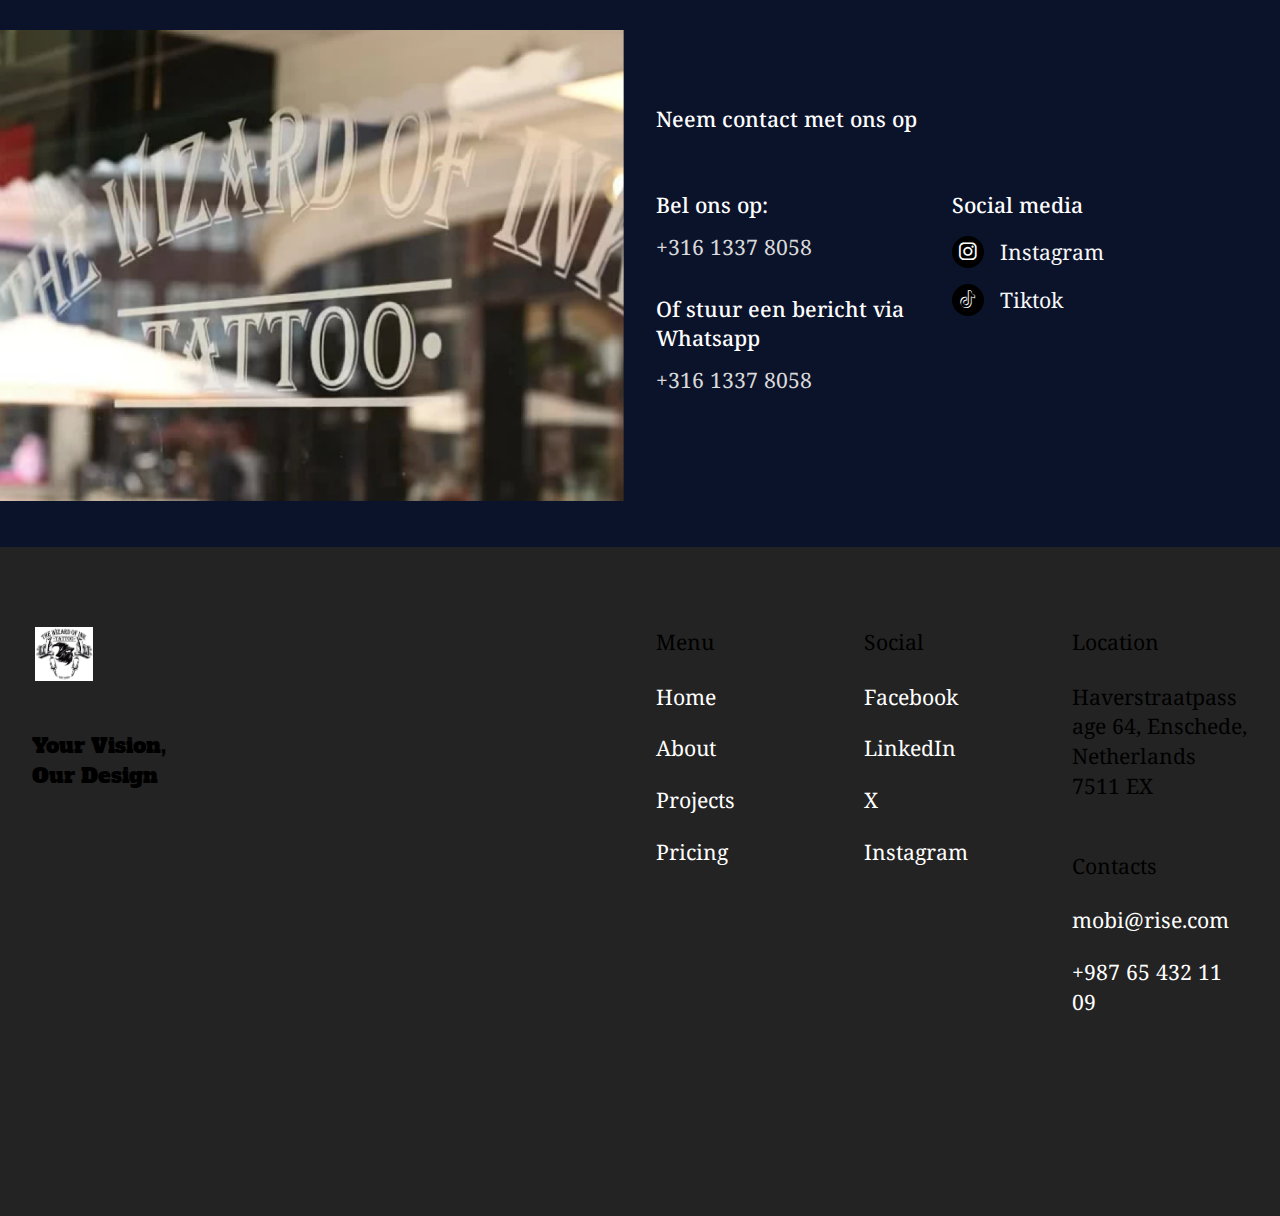
<file: page4.html>
<!DOCTYPE html>
<html  >
<head>
  
  <meta charset="UTF-8">
  <meta http-equiv="X-UA-Compatible" content="IE=edge">
  
  <meta name="viewport" content="width=device-width, initial-scale=1, minimum-scale=1">
  <link rel="shortcut icon" href="assets/images/image-1516.png" type="image/x-icon">
  <meta name="description" content="">
  
  
  <title>Realism</title>
  <link rel="stylesheet" href="assets/bootstrap/css/bootstrap.min.css">
  <link rel="stylesheet" href="assets/bootstrap/css/bootstrap-grid.min.css">
  <link rel="stylesheet" href="assets/bootstrap/css/bootstrap-reboot.min.css">
    <link rel="stylesheet" href="assets/dropdown/css/style.css">
  <link rel="stylesheet" href="assets/socicon/css/styles.css">
  <link rel="stylesheet" href="assets/theme/css/style.css">
  <link rel="preload" href="https://fonts.googleapis.com/css?family=Pacifico:400&display=swap" as="style" onload="this.onload=null;this.rel='stylesheet'">
  <noscript><link rel="stylesheet" href="https://fonts.googleapis.com/css?family=Pacifico:400&display=swap"></noscript>
  <link rel="preload" href="https://fonts.googleapis.com/css?family=Noto+Serif:100,200,300,400,500,600,700,800,900,100i,200i,300i,400i,500i,600i,700i,800i,900i&display=swap" as="style" onload="this.onload=null;this.rel='stylesheet'">
  <noscript><link rel="stylesheet" href="https://fonts.googleapis.com/css?family=Noto+Serif:100,200,300,400,500,600,700,800,900,100i,200i,300i,400i,500i,600i,700i,800i,900i&display=swap"></noscript>
  <link rel="preload" href="https://fonts.googleapis.com/css?family=Alfa+Slab+One:400&display=swap" as="style" onload="this.onload=null;this.rel='stylesheet'">
  <noscript><link rel="stylesheet" href="https://fonts.googleapis.com/css?family=Alfa+Slab+One:400&display=swap"></noscript>
  <link rel="preload" as="style" href="assets/mobirise/css/mbr-additional.css?v=v6Hzbh"><link rel="stylesheet" href="assets/mobirise/css/mbr-additional.css?v=v6Hzbh" type="text/css">

  
  
  
</head>
<body>
  <script>
window.Futy = { key: '66741d39796e8' };
(function (e, t) {
    var n = e.createElement(t);
    n.async = true;
    var f = window.Promise && window.fetch ? 'modern.js' : 'legacy.js';
    n.src = 'https://v1.widget.futy.io/js/futy-widget-' + f;
    var r = e.getElementsByTagName(t)[0];
    r.parentNode.insertBefore(n, r);
})(document, 'script');
</script>
  <section data-bs-version="5.1" class="menu menu01 ridem5 cid-ugldlkkI3w" once="menu" id="menu01-x">

    

    <nav class="navbar navbar-dropdown navbar-fixed-top navbar-expand-lg">
        <div class="menu_box container-fluid">
            <div class="navbar-brand d-flex">
                
                <span class="navbar-caption-wrap"><a class="navbar-caption text-success display-5" href="#">The Wizard Of Ink</a></span>
                <button class="navbar-toggler" type="button" data-toggle="collapse" data-bs-toggle="collapse" data-target="#navbarSupportedContent" data-bs-target="#navbarSupportedContent" aria-controls="navbarNavAltMarkup" aria-expanded="false" aria-label="Toggle navigation">
                    <div class="hamburger">
                        <span></span>
                        <span></span>
                        <span></span>
                        <span></span>
                    </div>
                </button>
            </div>
            <div class="collapse navbar-collapse" id="navbarSupportedContent">
                <ul class="navbar-nav nav-dropdown" data-app-modern-menu="true"><li class="nav-item">
                        <a class="nav-link link text-success display-4" href="#">
                            HOME
                        </a>
                    </li>
                    <li class="nav-item">
                        <a class="nav-link link text-success display-4" href="#">
                            ABOUT
                        </a>
                    </li>
                    <li class="nav-item">
                        <a class="nav-link link text-success display-4" href="#">
                            PRICING
                        </a>
                    </li></ul>
                <div class="mbr-section-btn-main" role="tablist"><a class="btn btn-warning display-4" href="#">Bel Direct</a></div>
                <div class="icons-menu-main">
                    <a class="iconfont-wrapper" href="#" target="_blank">
                        <span class="p-2 mbr-iconfont socicon-instagram socicon"></span>
                    </a>
                </div>
            </div>
        </div>
    </nav>
</section>

<section data-bs-version="5.1" class="header1 cid-ugf0MyNqoK" id="header01-q">
	

	
	

	<div class="container-fluid">
		<div class="row justify-content-center">
			<div class="col-12 col-md-12 col-lg-5 image-wrapper">
				<img class="w-100" src="assets/images/image-1506.webp" alt="">
			</div>
			<div class="col-12 col-lg col-md-12">
				<div class="text-wrapper align-left">
					<h1 class="mbr-section-title mbr-fonts-style mb-4 display-2">
						<strong>Realism</strong></h1>
					<p class="mbr-text mbr-fonts-style mb-4 display-7">Bij The Wizard of Ink zijn we gespecialiseerd in realisme tattoos, een kunstvorm die bekend staat om zijn gedetailleerde en levensechte ontwerpen. Onze studio heeft meerdere getalenteerde artiesten die meester zijn in deze stijl en in staat zijn om verbluffend realistische portretten, landschappen en andere complexe ontwerpen te creëren. Realisme tattoos vereisen precisie, geduld en een uitstekend oog voor detail, kwaliteiten die ons team in overvloed bezit. Ontdek de magie van realisme bij The Wizard of Ink en laat je inspireren door de mogelijkheden van deze prachtige kunstvorm.<br></p>
					<div class="mbr-section-btn mt-3"><a class="btn btn-info display-7" href="index.html#header03-4">Afspraak inplannen</a> <a class="btn btn-primary-outline display-7" href="index.html#gallery06-5">Bekijk voorbeelden</a></div>
				</div>
			</div>
		</div>
	</div>
</section>

<section data-bs-version="5.1" class="gallery06 cid-ugf0P0ZnTF" id="gallery06-r">
    
    
    <div class="container">
        <div class="row justify-content-center">
            <div class="col-12 content-head">
                <div class="mbr-section-head mb-5">
                    <h4 class="mbr-section-title mbr-fonts-style align-center mb-0 display-2"><strong>Bekijk onze voorbeelden</strong></h4>
                    
                </div>
            </div>
        </div>
        <div class="row">
            <div class="item features-image col-12 col-md-6 col-lg-3 active">
                <div class="item-wrapper">
                    <div class="item-img">
                        <img src="assets/images/image-1503.webp" alt="" title="" data-slide-to="0" data-bs-slide-to="0">
                    </div>
                </div>
            </div>
            <div class="item features-image col-12 col-md-6 col-lg-3">
                <div class="item-wrapper">
                    <div class="item-img">
                        <img src="assets/images/image-1506.webp" alt="" title="" data-slide-to="1" data-bs-slide-to="1">
                    </div>
                </div>
            </div>
            <div class="item features-image col-12 col-md-6 col-lg-3">
                <div class="item-wrapper">
                    <div class="item-img">
                        <img src="assets/images/image-1508.webp" alt="" title="" data-slide-to="2" data-bs-slide-to="2">
                    </div>
                </div>
            </div>
            <div class="item features-image col-12 col-md-6 col-lg-3">
                <div class="item-wrapper">
                    <div class="item-img">
                        <img src="assets/images/image-1505.webp" alt="" title="" data-slide-to="3" data-bs-slide-to="3">
                    </div>
                </div>
            </div>
            <div class="item features-image col-12 col-md-6 col-lg-3">
                <div class="item-wrapper">
                    <div class="item-img">
                        <img src="assets/images/image-1513.webp" alt="" title="" data-slide-to="4" data-bs-slide-to="4">
                    </div>
                </div>
            </div>
            <div class="item features-image col-12 col-md-6 col-lg-3">
                <div class="item-wrapper">
                    <div class="item-img">
                        <img src="assets/images/image-1510.webp" alt="" title="" data-slide-to="5" data-bs-slide-to="5">
                    </div>
                </div>
            </div>
            <div class="item features-image col-12 col-md-6 col-lg-3">
                <div class="item-wrapper">
                    <div class="item-img">
                        <img src="assets/images/image-1511.webp" alt="" title="" data-slide-to="6" data-bs-slide-to="6">
                    </div>
                </div>
            </div>
            <div class="item features-image col-12 col-md-6 col-lg-3">
                <div class="item-wrapper">
                    <div class="item-img">
                        <img src="assets/images/image-1512.webp" alt="" title="" data-slide-to="7" data-bs-slide-to="7">
                    </div>
                </div>
            </div>

        </div>
        
    </div>
</section>

<section data-bs-version="5.1" class="people03 cid-ugf0PDh5Mv" id="people03-s">
	
	
	<div class="container">
		<div class="row justify-content-center">
			<div class="col-12 content-head">
				<div class="mbr-section-head mb-5">
					<h4 class="mbr-section-title mbr-fonts-style align-center mb-0 display-2">
						<strong>Onze artiesten</strong></h4>
					
				</div>
			</div>
		</div>
		<div class="row">
			<div class="item features-image col-12 col-md-6 col-lg-4">
				<div class="item-wrapper">
					<div class="item-img mb-3">
						<img src="assets/images/mbr-1.png" alt="" title="">
					</div>
					<div class="item-content align-left">
						<h5 class="item-title mbr-fonts-style display-5"><strong>Markos</strong></h5>
						<h6 class="item-subtitle mbr-fonts-style mb-3 display-7">specialist Realisme</h6>
						
					</div>
					<div class="mbr-section-btn item-footer mt-2"><a href="" class="btn item-btn btn-success display-7">Meer over Markos</a></div>
				</div>
			</div>
			<div class="item features-image col-12 col-md-6 col-lg-4">
				<div class="item-wrapper">
					<div class="item-img mb-3">
						<img src="assets/images/mbr-2.png" alt="" title="">
					</div>
					<div class="item-content align-left">
						<h5 class="item-title mbr-fonts-style display-5"><strong>Diego</strong></h5>
						<h6 class="item-subtitle mbr-fonts-style mb-3 display-7">specialist Realisme</h6>
						
					</div>
					<div class="mbr-section-btn item-footer mt-2"><a href="" class="btn item-btn btn-danger display-7">Meer over Diego</a></div>
				</div>
			</div>
			<div class="item features-image col-12 col-md-6 col-lg-4">
				<div class="item-wrapper">
					<div class="item-img mb-3">
						<img src="assets/images/mbr-2.png" alt="" title="">
					</div>
					<div class="item-content align-left">
						<h5 class="item-title mbr-fonts-style display-5"><strong>Clayton</strong></h5>
						<h6 class="item-subtitle mbr-fonts-style mb-3 display-7">Dotwork - fineline</h6>
						
					</div>
					<div class="mbr-section-btn item-footer mt-2"><a href="" class="btn item-btn btn-success display-7">Meer over Clayton</a></div>
				</div>
			</div><div class="item features-image col-12 col-md-6 col-lg-4">
				<div class="item-wrapper">
					<div class="item-img mb-3">
						<img src="assets/images/mbr-2.png" alt="" title="" data-slide-to="3" data-bs-slide-to="4">
					</div>
					<div class="item-content align-left">
						<h5 class="item-title mbr-fonts-style display-5"><strong>John doe</strong></h5>
						<h6 class="item-subtitle mbr-fonts-style mb-3 display-7">Meer info nodig</h6>
						
					</div>
					<div class="mbr-section-btn item-footer mt-2"><a href="" class="btn item-btn btn-success display-7">Meer over</a></div>
				</div>
			</div><div class="item features-image col-12 col-md-6 col-lg-4">
				<div class="item-wrapper">
					<div class="item-img mb-3">
						<img src="assets/images/mbr-1.png" alt="" title="" data-slide-to="4" data-bs-slide-to="4">
					</div>
					<div class="item-content align-left">
						<h5 class="item-title mbr-fonts-style display-5"><strong>john doe</strong></h5>
						<h6 class="item-subtitle mbr-fonts-style mb-3 display-7">Meer info nodig</h6>
						
					</div>
					<div class="mbr-section-btn item-footer mt-2"><a href="" class="btn item-btn btn-success display-7">Meer over</a></div>
				</div>
			</div><div class="item features-image col-12 col-md-6 col-lg-4">
				<div class="item-wrapper">
					<div class="item-img mb-3">
						<img src="assets/images/mbr-1.png" alt="" title="" data-slide-to="5" data-bs-slide-to="6">
					</div>
					<div class="item-content align-left">
						<h5 class="item-title mbr-fonts-style display-5"><strong>John doe</strong></h5>
						<h6 class="item-subtitle mbr-fonts-style mb-3 display-7">Meer info nodig</h6>
						
					</div>
					<div class="mbr-section-btn item-footer mt-2"><a href="" class="btn item-btn btn-success display-7">Meer over</a></div>
				</div>
			</div>
		</div>
	</div>
</section>

<section data-bs-version="5.1" class="offerm5 contacts5 cid-ugf0SkMjbV" id="contacts05-t">
    

    
    
    <div class="container-fluid">
        <div class="row">
            <div class="col-lg-6">
            </div>
            <div class="col-lg-6 content-col">
                <h2 class="mbr-fonts-style align-left mbr-semibold pb-5 mbr-section-maintitle display-7">Neem contact met ons op</h2>
                <div class="row">
                    <div class="col-lg-6 col-sm-12 col-md-6">
                        <div class="text-wrapper m-auto">
                            <h3 class="mbr-fonts-style align-left mbr-semibold pb-1 mbr-section-title display-7">Bel ons op:</h3>
                            <p class="mbr-text align-left mbr-fonts-style pb-3 display-4"><a href="tel:+316 1337 8058" class="text-danger">+316 1337 8058</a><br></p>
                        </div>
                        <div class="text-wrapper m-auto">
                            <h3 class="mbr-fonts-style align-left mbr-semibold pb-1 mbr-section-title display-7">Of stuur een bericht via Whatsapp</h3>
                            <p class="mbr-text align-left mbr-fonts-style pb-3 display-4"><a href="https://wa.me/316 1337 8058" class="text-danger">+316 1337 8058</a><br></p>
                        </div>
                        
                        
                    </div>
                    <div class="mbr-lg-6 col-sm-12 col-md-6">
                        <h2 class="mbr-section-title align-left mbr-fonts-style pb-2 mbr-semibold display-7">
                            Social media</h2>
                        <div class="list-box">
                            <div class="list-item pb-2">
                                <div class="iconfont-wrapper">
                                    <span class="mbr-iconfont fa-facebook-square fa socicon-instagram socicon"></span>
                                </div>
                                <p class="mbr-fonts-style mbr-regular m-0 list-item-text display-4">Instagram</p>
                            </div>
                            <div class="list-item last-child">
                                <div class="iconfont-wrapper">
                                    <span class="mbr-iconfont fa-twitter fa socicon-tiktok socicon"></span>
                                </div>
                                <p class="mbr-fonts-style m-0 mbr-regular list-item-text display-4">Tiktok</p>
                            </div>
                            
                        </div>
                    </div>
                </div>
            </div>
        </div>
    </div>
</section>

<section data-bs-version="5.1" class="footer01 modelm5 cid-ufAc7oyUhs" once="footers" id="footer01-9">
    

    
    

    <div class="container">
        <div class="row">
            <div class="col-12 col-lg-6">
                <div class="content-wrapper">
                    <div class="logo-wrapper">
                        <a href="#"><img src="assets/images/image-1515.webp" alt=""></a>
                    </div>
                    <h2 class="mbr-section-title mbr-fonts-style display-5">
                        Your Vision, <br> Our Design
                    </h2>
                </div>
            </div>
            <div class="col-12 col-lg-2">
                <div class="nav-wrapper">
                    <h3 class="mbr-section-subtitle mbr-fonts-style display-4">
                        Menu
                    </h3>
                    <ul class="list mbr-fonts-style display-4">
                        <li class="item-wrap">Home</li>
                        <li class="item-wrap">About</li>
                        <li class="item-wrap">Projects</li>
                        <li class="item-wrap">Pricing</li>
                    </ul>
                </div>
            </div>
            <div class="col-12 col-lg-2">
                <div class="nav-wrapper">
                    <h3 class="mbr-section-subtitle mbr-fonts-style display-4">
                        Social
                    </h3>
                    <ul class="list mbr-fonts-style display-4">
                        <li class="item-wrap">Facebook</li>
                        <li class="item-wrap">LinkedIn</li>
                        <li class="item-wrap">X</li>
                        <li class="item-wrap">Instagram</li>
                    </ul>
                </div>
            </div>
            <div class="col-12 col-lg-2">
                <div class="contacts-wrapper">
                    <div class="item-wrapper">
                        <h3 class="mbr-section-subtitle mbr-fonts-style display-4">
                            Location
                        </h3>
                        <p class="mbr-address mbr-fonts-style display-4">
                            Haverstraatpassage 64, Enschede, Netherlands 7511 EX
                        </p>
                    </div>
                    <div class="item-wrapper">
                        <h3 class="mbr-section-subtitle mbr-fonts-style display-4">
                            Contacts
                        </h3>
                        <ul class="list mbr-fonts-style display-4">
                            <li class="item-wrap">mobi@rise.com</li>
                            <li class="item-wrap">+987 65 432 11 09</li>
                        </ul>
                    </div>
                </div>
            </div>
            <div class="col-12">
                
                <div class="copy-wrapper">
                    
                </div>
            </div>
        </div>
    </div>
</section>


<script src="assets/bootstrap/js/bootstrap.bundle.min.js"></script>
  <script src="assets/smoothscroll/smooth-scroll.js"></script>
  <script src="assets/ytplayer/index.js"></script>
      <script src="assets/dropdown/js/navbar-dropdown.js"></script>
  <script src="assets/theme/js/script.js"></script>
  
  
  
</body>
</html>
</file>
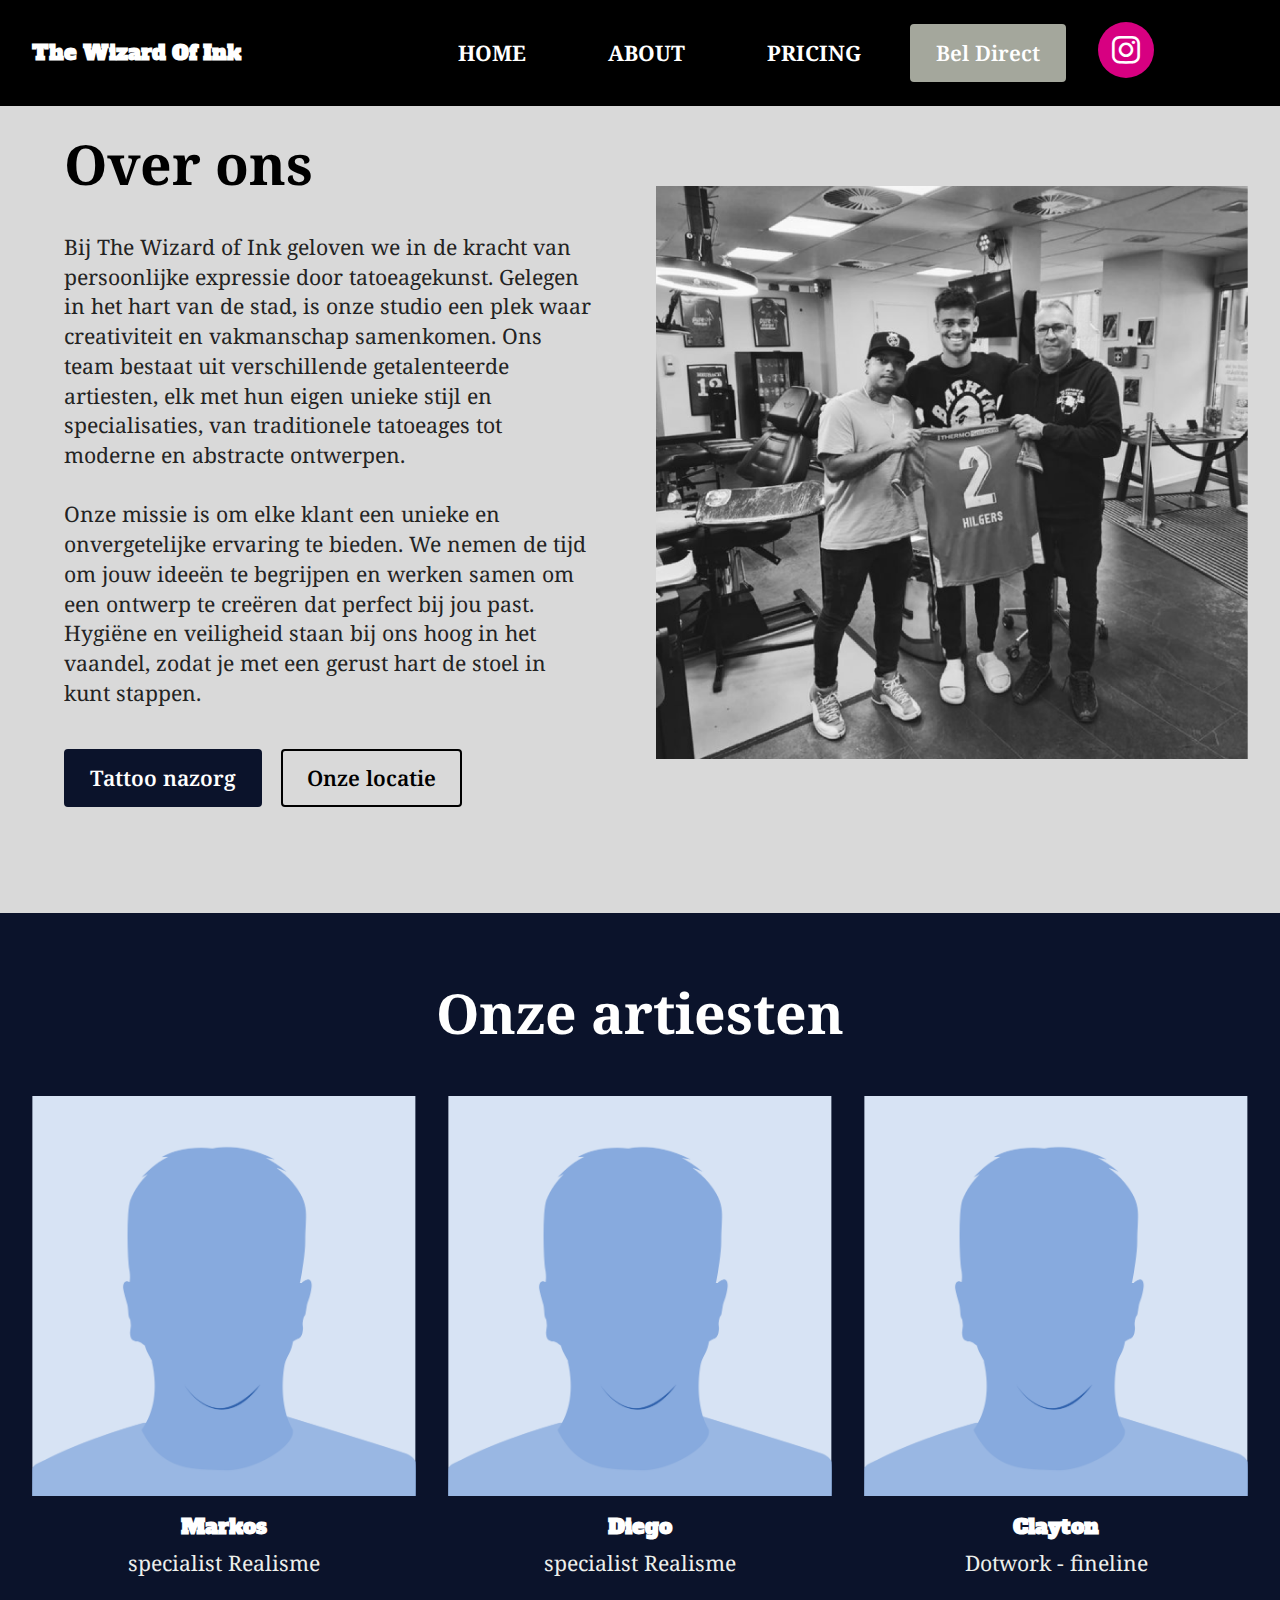
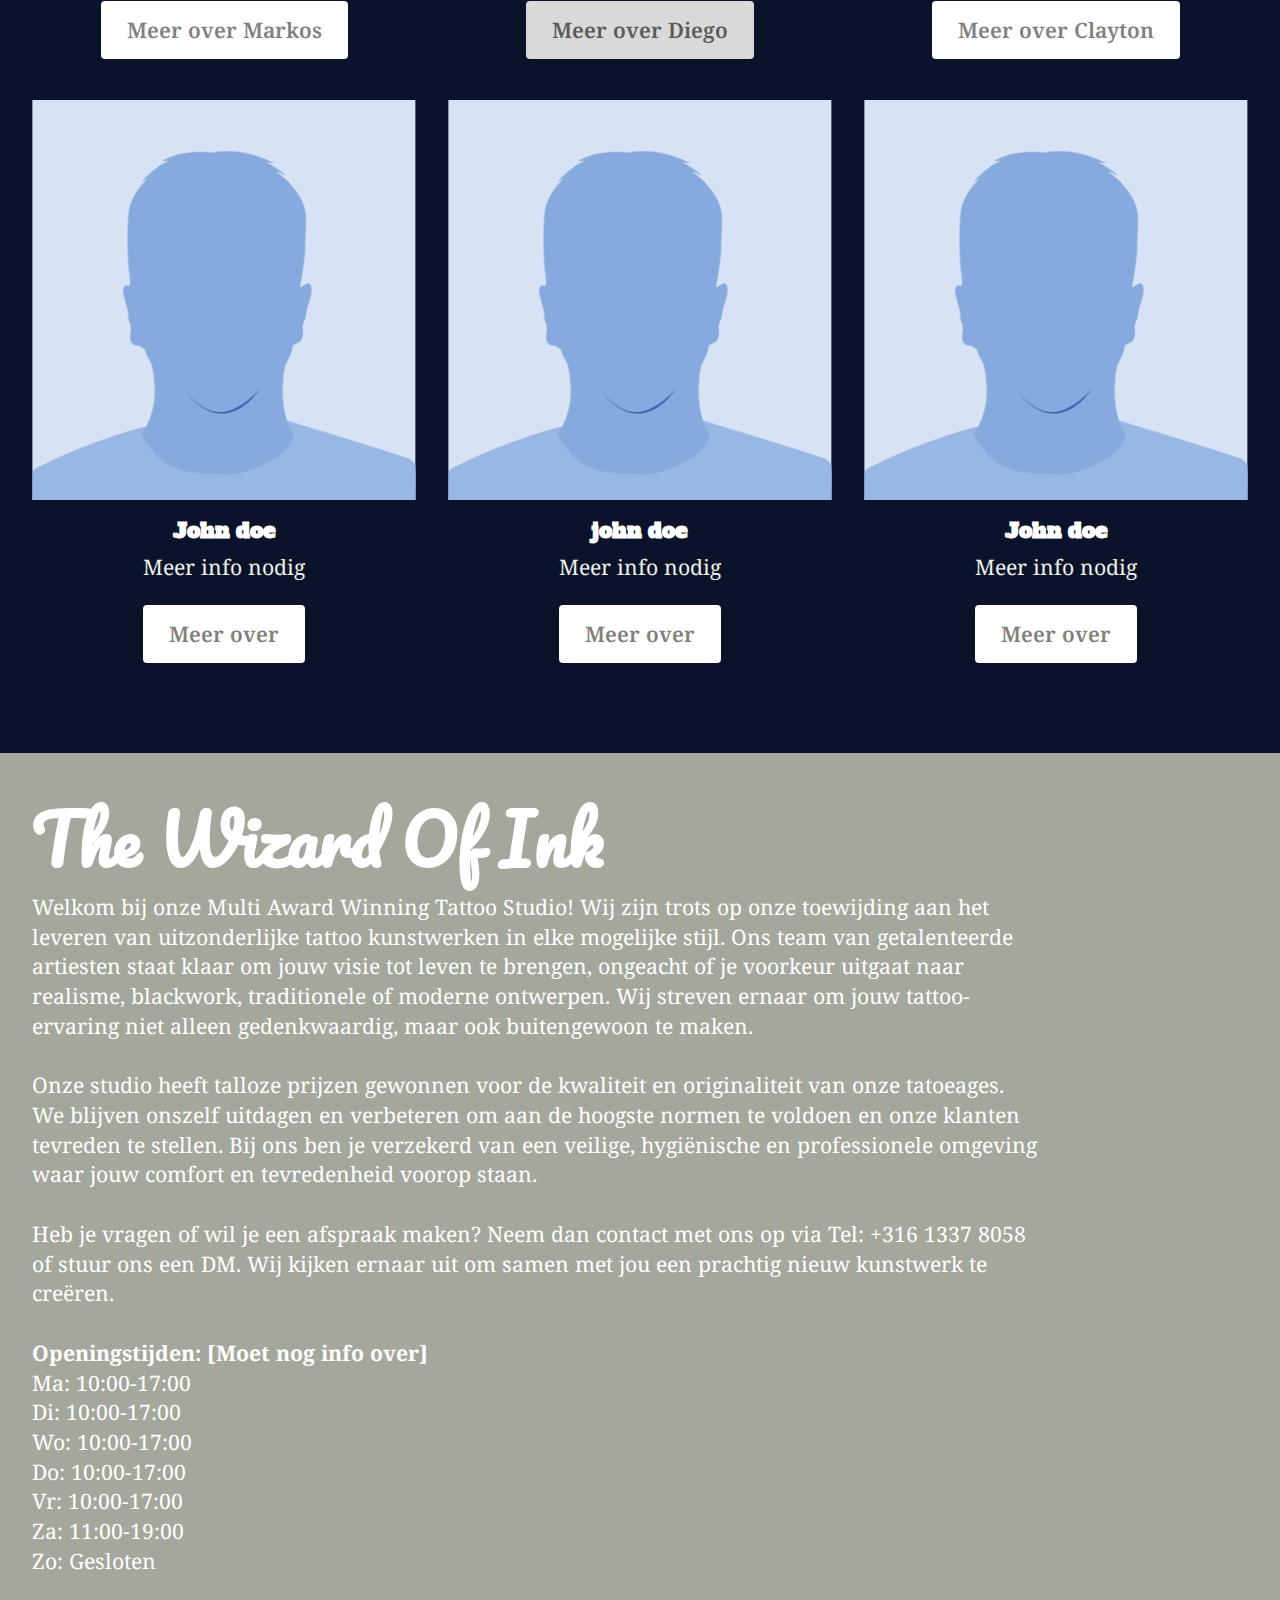
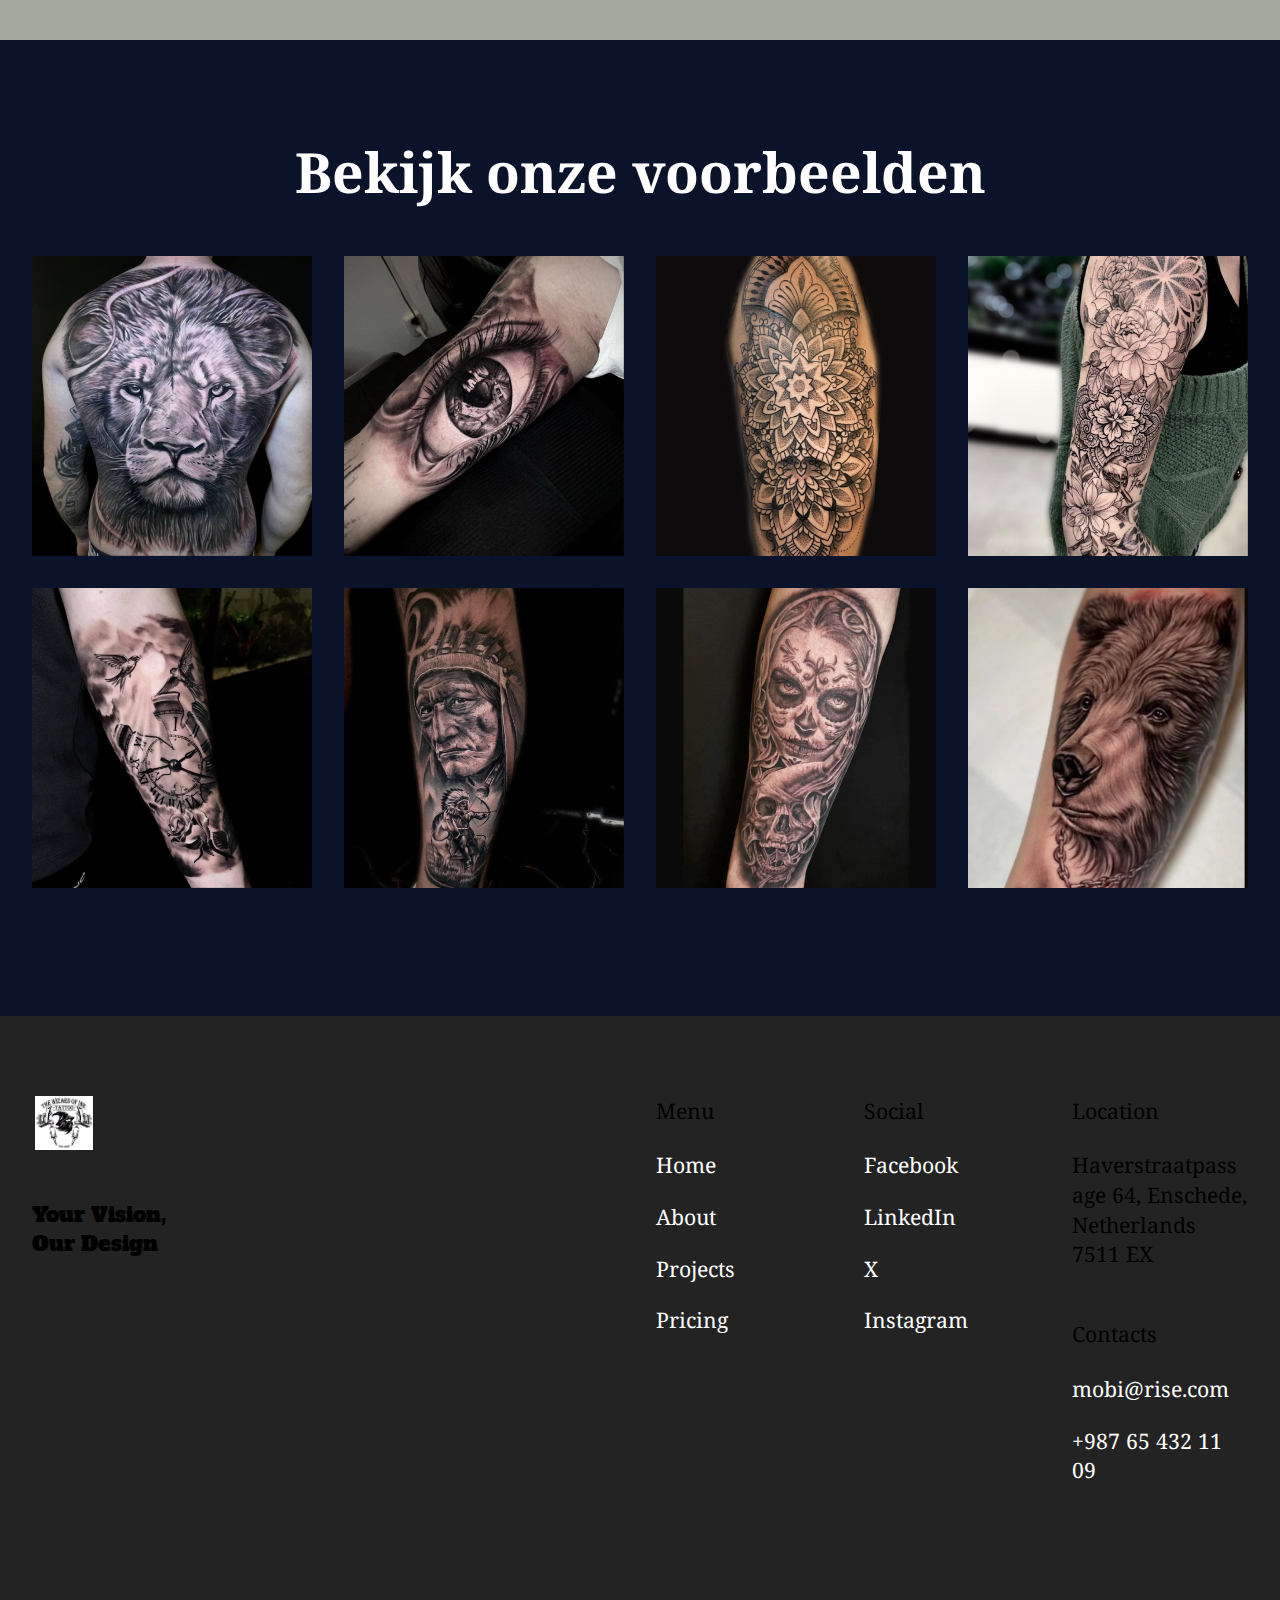
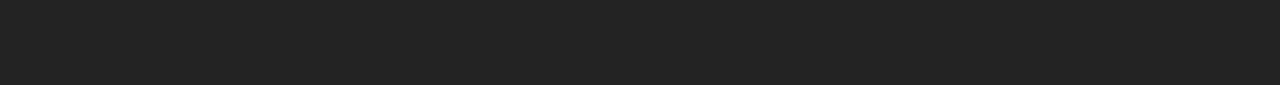
<file: page5.html>
<!DOCTYPE html>
<html  >
<head>
  
  <meta charset="UTF-8">
  <meta http-equiv="X-UA-Compatible" content="IE=edge">
  
  <meta name="viewport" content="width=device-width, initial-scale=1, minimum-scale=1">
  <link rel="shortcut icon" href="assets/images/image-1516.png" type="image/x-icon">
  <meta name="description" content="">
  
  
  <title>Over ons</title>
  <link rel="stylesheet" href="assets/bootstrap/css/bootstrap.min.css">
  <link rel="stylesheet" href="assets/bootstrap/css/bootstrap-grid.min.css">
  <link rel="stylesheet" href="assets/bootstrap/css/bootstrap-reboot.min.css">
    <link rel="stylesheet" href="assets/dropdown/css/style.css">
  <link rel="stylesheet" href="assets/socicon/css/styles.css">
  <link rel="stylesheet" href="assets/theme/css/style.css">
  <link rel="preload" href="https://fonts.googleapis.com/css?family=Pacifico:400&display=swap" as="style" onload="this.onload=null;this.rel='stylesheet'">
  <noscript><link rel="stylesheet" href="https://fonts.googleapis.com/css?family=Pacifico:400&display=swap"></noscript>
  <link rel="preload" href="https://fonts.googleapis.com/css?family=Noto+Serif:100,200,300,400,500,600,700,800,900,100i,200i,300i,400i,500i,600i,700i,800i,900i&display=swap" as="style" onload="this.onload=null;this.rel='stylesheet'">
  <noscript><link rel="stylesheet" href="https://fonts.googleapis.com/css?family=Noto+Serif:100,200,300,400,500,600,700,800,900,100i,200i,300i,400i,500i,600i,700i,800i,900i&display=swap"></noscript>
  <link rel="preload" href="https://fonts.googleapis.com/css?family=Alfa+Slab+One:400&display=swap" as="style" onload="this.onload=null;this.rel='stylesheet'">
  <noscript><link rel="stylesheet" href="https://fonts.googleapis.com/css?family=Alfa+Slab+One:400&display=swap"></noscript>
  <link rel="preload" as="style" href="assets/mobirise/css/mbr-additional.css?v=mp3Tl9"><link rel="stylesheet" href="assets/mobirise/css/mbr-additional.css?v=mp3Tl9" type="text/css">

  
  
  
</head>
<body>
  <script>
window.Futy = { key: '66741d39796e8' };
(function (e, t) {
    var n = e.createElement(t);
    n.async = true;
    var f = window.Promise && window.fetch ? 'modern.js' : 'legacy.js';
    n.src = 'https://v1.widget.futy.io/js/futy-widget-' + f;
    var r = e.getElementsByTagName(t)[0];
    r.parentNode.insertBefore(n, r);
})(document, 'script');
</script>
  <section data-bs-version="5.1" class="menu menu01 ridem5 cid-ugldlkkI3w" once="menu" id="menu01-x">

    

    <nav class="navbar navbar-dropdown navbar-fixed-top navbar-expand-lg">
        <div class="menu_box container-fluid">
            <div class="navbar-brand d-flex">
                
                <span class="navbar-caption-wrap"><a class="navbar-caption text-success display-5" href="#">The Wizard Of Ink</a></span>
                <button class="navbar-toggler" type="button" data-toggle="collapse" data-bs-toggle="collapse" data-target="#navbarSupportedContent" data-bs-target="#navbarSupportedContent" aria-controls="navbarNavAltMarkup" aria-expanded="false" aria-label="Toggle navigation">
                    <div class="hamburger">
                        <span></span>
                        <span></span>
                        <span></span>
                        <span></span>
                    </div>
                </button>
            </div>
            <div class="collapse navbar-collapse" id="navbarSupportedContent">
                <ul class="navbar-nav nav-dropdown" data-app-modern-menu="true"><li class="nav-item">
                        <a class="nav-link link text-success display-4" href="#">
                            HOME
                        </a>
                    </li>
                    <li class="nav-item">
                        <a class="nav-link link text-success display-4" href="#">
                            ABOUT
                        </a>
                    </li>
                    <li class="nav-item">
                        <a class="nav-link link text-success display-4" href="#">
                            PRICING
                        </a>
                    </li></ul>
                <div class="mbr-section-btn-main" role="tablist"><a class="btn btn-warning display-4" href="#">Bel Direct</a></div>
                <div class="icons-menu-main">
                    <a class="iconfont-wrapper" href="#" target="_blank">
                        <span class="p-2 mbr-iconfont socicon-instagram socicon"></span>
                    </a>
                </div>
            </div>
        </div>
    </nav>
</section>

<section data-bs-version="5.1" class="header1 cid-ugeQ3tbntD" id="header01-h">
	

	
	

	<div class="container">
		<div class="row justify-content-center">
			<div class="col-12 col-md-12 col-lg-6 image-wrapper">
				<img class="w-100" src="assets/images/image-1509.webp" alt="">
			</div>
			<div class="col-12 col-lg col-md-12">
				<div class="text-wrapper align-left">
					<h1 class="mbr-section-title mbr-fonts-style mb-4 display-2">
						<strong>Over ons</strong></h1>
					<p class="mbr-text mbr-fonts-style mb-4 display-7">Bij The Wizard of Ink geloven we in de kracht van persoonlijke expressie door tatoeagekunst. Gelegen in het hart van de stad, is onze studio een plek waar creativiteit en vakmanschap samenkomen. Ons team bestaat uit verschillende getalenteerde artiesten, elk met hun eigen unieke stijl en specialisaties, van traditionele tatoeages tot moderne en abstracte ontwerpen.<br><br>Onze missie is om elke klant een unieke en onvergetelijke ervaring te bieden. We nemen de tijd om jouw ideeën te begrijpen en werken samen om een ontwerp te creëren dat perfect bij jou past. Hygiëne en veiligheid staan bij ons hoog in het vaandel, zodat je met een gerust hart de stoel in kunt stappen.</p>
					<div class="mbr-section-btn mt-3"><a class="btn btn-info display-7" href="page10.html">Tattoo nazorg</a> <a class="btn btn-primary-outline display-7" href="page6.html">Onze locatie</a></div>
				</div>
			</div>
		</div>
	</div>
</section>

<section data-bs-version="5.1" class="people03 cid-ugeQ5hkeZi" id="people03-i">
	
	
	<div class="container">
		<div class="row justify-content-center">
			<div class="col-12 content-head">
				<div class="mbr-section-head mb-5">
					<h4 class="mbr-section-title mbr-fonts-style align-center mb-0 display-2">
						<strong>Onze artiesten</strong></h4>
					
				</div>
			</div>
		</div>
		<div class="row">
			<div class="item features-image col-12 col-md-6 col-lg-4">
				<div class="item-wrapper">
					<div class="item-img mb-3">
						<img src="assets/images/mbr-1.png" alt="" title="">
					</div>
					<div class="item-content align-left">
						<h5 class="item-title mbr-fonts-style display-5"><strong>Markos</strong></h5>
						<h6 class="item-subtitle mbr-fonts-style mb-3 display-7">specialist Realisme</h6>
						
					</div>
					<div class="mbr-section-btn item-footer mt-2"><a href="" class="btn item-btn btn-success display-7">Meer over Markos</a></div>
				</div>
			</div>
			<div class="item features-image col-12 col-md-6 col-lg-4">
				<div class="item-wrapper">
					<div class="item-img mb-3">
						<img src="assets/images/mbr-2.png" alt="" title="">
					</div>
					<div class="item-content align-left">
						<h5 class="item-title mbr-fonts-style display-5"><strong>Diego</strong></h5>
						<h6 class="item-subtitle mbr-fonts-style mb-3 display-7">specialist Realisme</h6>
						
					</div>
					<div class="mbr-section-btn item-footer mt-2"><a href="" class="btn item-btn btn-danger display-7">Meer over Diego</a></div>
				</div>
			</div>
			<div class="item features-image col-12 col-md-6 col-lg-4">
				<div class="item-wrapper">
					<div class="item-img mb-3">
						<img src="assets/images/mbr-2.png" alt="" title="">
					</div>
					<div class="item-content align-left">
						<h5 class="item-title mbr-fonts-style display-5"><strong>Clayton</strong></h5>
						<h6 class="item-subtitle mbr-fonts-style mb-3 display-7">Dotwork - fineline</h6>
						
					</div>
					<div class="mbr-section-btn item-footer mt-2"><a href="" class="btn item-btn btn-success display-7">Meer over Clayton</a></div>
				</div>
			</div><div class="item features-image col-12 col-md-6 col-lg-4">
				<div class="item-wrapper">
					<div class="item-img mb-3">
						<img src="assets/images/mbr-2.png" alt="" title="" data-slide-to="3" data-bs-slide-to="4">
					</div>
					<div class="item-content align-left">
						<h5 class="item-title mbr-fonts-style display-5"><strong>John doe</strong></h5>
						<h6 class="item-subtitle mbr-fonts-style mb-3 display-7">Meer info nodig</h6>
						
					</div>
					<div class="mbr-section-btn item-footer mt-2"><a href="" class="btn item-btn btn-success display-7">Meer over</a></div>
				</div>
			</div><div class="item features-image col-12 col-md-6 col-lg-4">
				<div class="item-wrapper">
					<div class="item-img mb-3">
						<img src="assets/images/mbr-1.png" alt="" title="" data-slide-to="4" data-bs-slide-to="4">
					</div>
					<div class="item-content align-left">
						<h5 class="item-title mbr-fonts-style display-5"><strong>john doe</strong></h5>
						<h6 class="item-subtitle mbr-fonts-style mb-3 display-7">Meer info nodig</h6>
						
					</div>
					<div class="mbr-section-btn item-footer mt-2"><a href="" class="btn item-btn btn-success display-7">Meer over</a></div>
				</div>
			</div><div class="item features-image col-12 col-md-6 col-lg-4">
				<div class="item-wrapper">
					<div class="item-img mb-3">
						<img src="assets/images/mbr-1.png" alt="" title="" data-slide-to="5" data-bs-slide-to="6">
					</div>
					<div class="item-content align-left">
						<h5 class="item-title mbr-fonts-style display-5"><strong>John doe</strong></h5>
						<h6 class="item-subtitle mbr-fonts-style mb-3 display-7">Meer info nodig</h6>
						
					</div>
					<div class="mbr-section-btn item-footer mt-2"><a href="" class="btn item-btn btn-success display-7">Meer over</a></div>
				</div>
			</div>
		</div>
	</div>
</section>

<section data-bs-version="5.1" class="header3 cid-ugeSzR5O7F" id="header03-k">

    
    
    

    <div class="container">
        <div class="row">
            <div class="col-12 col-lg-10">
                <h1 class="mbr-section-title mbr-fonts-style mb-3 display-1"><strong>The Wizard Of Ink</strong></h1>
                
                <p class="mbr-text mbr-fonts-style display-4">Welkom bij onze Multi Award Winning Tattoo Studio! Wij zijn trots op onze toewijding aan het leveren van uitzonderlijke tattoo kunstwerken in elke mogelijke stijl. Ons team van getalenteerde artiesten staat klaar om jouw visie tot leven te brengen, ongeacht of je voorkeur uitgaat naar realisme, blackwork, traditionele of moderne ontwerpen. Wij streven ernaar om jouw tattoo-ervaring niet alleen gedenkwaardig, maar ook buitengewoon te maken.<br><br>Onze studio heeft talloze prijzen gewonnen voor de kwaliteit en originaliteit van onze tatoeages. We blijven onszelf uitdagen en verbeteren om aan de hoogste normen te voldoen en onze klanten tevreden te stellen. Bij ons ben je verzekerd van een veilige, hygiënische en professionele omgeving waar jouw comfort en tevredenheid voorop staan.<br><br>Heb je vragen of wil je een afspraak maken? Neem dan contact met ons op via Tel: +316 1337 8058 of stuur ons een DM. Wij kijken ernaar uit om samen met jou een prachtig nieuw kunstwerk te creëren.<br><br><strong>Openingstijden: [Moet nog info over]</strong><br>Ma: 10:00-17:00<br>Di:&nbsp;10:00-17:00<br>Wo:&nbsp;10:00-17:00<br>Do:&nbsp;10:00-17:00<br>Vr:&nbsp;10:00-17:00<br>Za:&nbsp;11:00-19:00<br>Zo: Gesloten</p>
                
            </div>
        </div>
    </div>
</section>

<section data-bs-version="5.1" class="gallery06 cid-ugeQ60ZYSJ" id="gallery06-j">
    
    
    <div class="container">
        <div class="row justify-content-center">
            <div class="col-12 content-head">
                <div class="mbr-section-head mb-5">
                    <h4 class="mbr-section-title mbr-fonts-style align-center mb-0 display-2"><strong>Bekijk onze voorbeelden</strong></h4>
                    
                </div>
            </div>
        </div>
        <div class="row">
            <div class="item features-image col-12 col-md-6 col-lg-3 active">
                <div class="item-wrapper">
                    <div class="item-img">
                        <img src="assets/images/image-1503.webp" alt="" title="" data-slide-to="0" data-bs-slide-to="0">
                    </div>
                </div>
            </div>
            <div class="item features-image col-12 col-md-6 col-lg-3">
                <div class="item-wrapper">
                    <div class="item-img">
                        <img src="assets/images/image-1506.webp" alt="" title="" data-slide-to="1" data-bs-slide-to="1">
                    </div>
                </div>
            </div>
            <div class="item features-image col-12 col-md-6 col-lg-3">
                <div class="item-wrapper">
                    <div class="item-img">
                        <img src="assets/images/image-1508.webp" alt="" title="" data-slide-to="2" data-bs-slide-to="2">
                    </div>
                </div>
            </div>
            <div class="item features-image col-12 col-md-6 col-lg-3">
                <div class="item-wrapper">
                    <div class="item-img">
                        <img src="assets/images/image-1505.webp" alt="" title="" data-slide-to="3" data-bs-slide-to="3">
                    </div>
                </div>
            </div>
            <div class="item features-image col-12 col-md-6 col-lg-3">
                <div class="item-wrapper">
                    <div class="item-img">
                        <img src="assets/images/image-1513.webp" alt="" title="" data-slide-to="4" data-bs-slide-to="4">
                    </div>
                </div>
            </div>
            <div class="item features-image col-12 col-md-6 col-lg-3">
                <div class="item-wrapper">
                    <div class="item-img">
                        <img src="assets/images/image-1510.webp" alt="" title="" data-slide-to="5" data-bs-slide-to="5">
                    </div>
                </div>
            </div>
            <div class="item features-image col-12 col-md-6 col-lg-3">
                <div class="item-wrapper">
                    <div class="item-img">
                        <img src="assets/images/image-1511.webp" alt="" title="" data-slide-to="6" data-bs-slide-to="6">
                    </div>
                </div>
            </div>
            <div class="item features-image col-12 col-md-6 col-lg-3">
                <div class="item-wrapper">
                    <div class="item-img">
                        <img src="assets/images/image-1512.webp" alt="" title="" data-slide-to="7" data-bs-slide-to="7">
                    </div>
                </div>
            </div>

        </div>
        
    </div>
</section>

<section data-bs-version="5.1" class="footer01 modelm5 cid-ufAc7oyUhs" once="footers" id="footer01-9">
    

    
    

    <div class="container">
        <div class="row">
            <div class="col-12 col-lg-6">
                <div class="content-wrapper">
                    <div class="logo-wrapper">
                        <a href="#"><img src="assets/images/image-1515.webp" alt=""></a>
                    </div>
                    <h2 class="mbr-section-title mbr-fonts-style display-5">
                        Your Vision, <br> Our Design
                    </h2>
                </div>
            </div>
            <div class="col-12 col-lg-2">
                <div class="nav-wrapper">
                    <h3 class="mbr-section-subtitle mbr-fonts-style display-4">
                        Menu
                    </h3>
                    <ul class="list mbr-fonts-style display-4">
                        <li class="item-wrap">Home</li>
                        <li class="item-wrap">About</li>
                        <li class="item-wrap">Projects</li>
                        <li class="item-wrap">Pricing</li>
                    </ul>
                </div>
            </div>
            <div class="col-12 col-lg-2">
                <div class="nav-wrapper">
                    <h3 class="mbr-section-subtitle mbr-fonts-style display-4">
                        Social
                    </h3>
                    <ul class="list mbr-fonts-style display-4">
                        <li class="item-wrap">Facebook</li>
                        <li class="item-wrap">LinkedIn</li>
                        <li class="item-wrap">X</li>
                        <li class="item-wrap">Instagram</li>
                    </ul>
                </div>
            </div>
            <div class="col-12 col-lg-2">
                <div class="contacts-wrapper">
                    <div class="item-wrapper">
                        <h3 class="mbr-section-subtitle mbr-fonts-style display-4">
                            Location
                        </h3>
                        <p class="mbr-address mbr-fonts-style display-4">
                            Haverstraatpassage 64, Enschede, Netherlands 7511 EX
                        </p>
                    </div>
                    <div class="item-wrapper">
                        <h3 class="mbr-section-subtitle mbr-fonts-style display-4">
                            Contacts
                        </h3>
                        <ul class="list mbr-fonts-style display-4">
                            <li class="item-wrap">mobi@rise.com</li>
                            <li class="item-wrap">+987 65 432 11 09</li>
                        </ul>
                    </div>
                </div>
            </div>
            <div class="col-12">
                
                <div class="copy-wrapper">
                    
                </div>
            </div>
        </div>
    </div>
</section>


<script src="assets/bootstrap/js/bootstrap.bundle.min.js"></script>
  <script src="assets/smoothscroll/smooth-scroll.js"></script>
  <script src="assets/ytplayer/index.js"></script>
      <script src="assets/dropdown/js/navbar-dropdown.js"></script>
  <script src="assets/theme/js/script.js"></script>
  
  
  
</body>
</html>
</file>
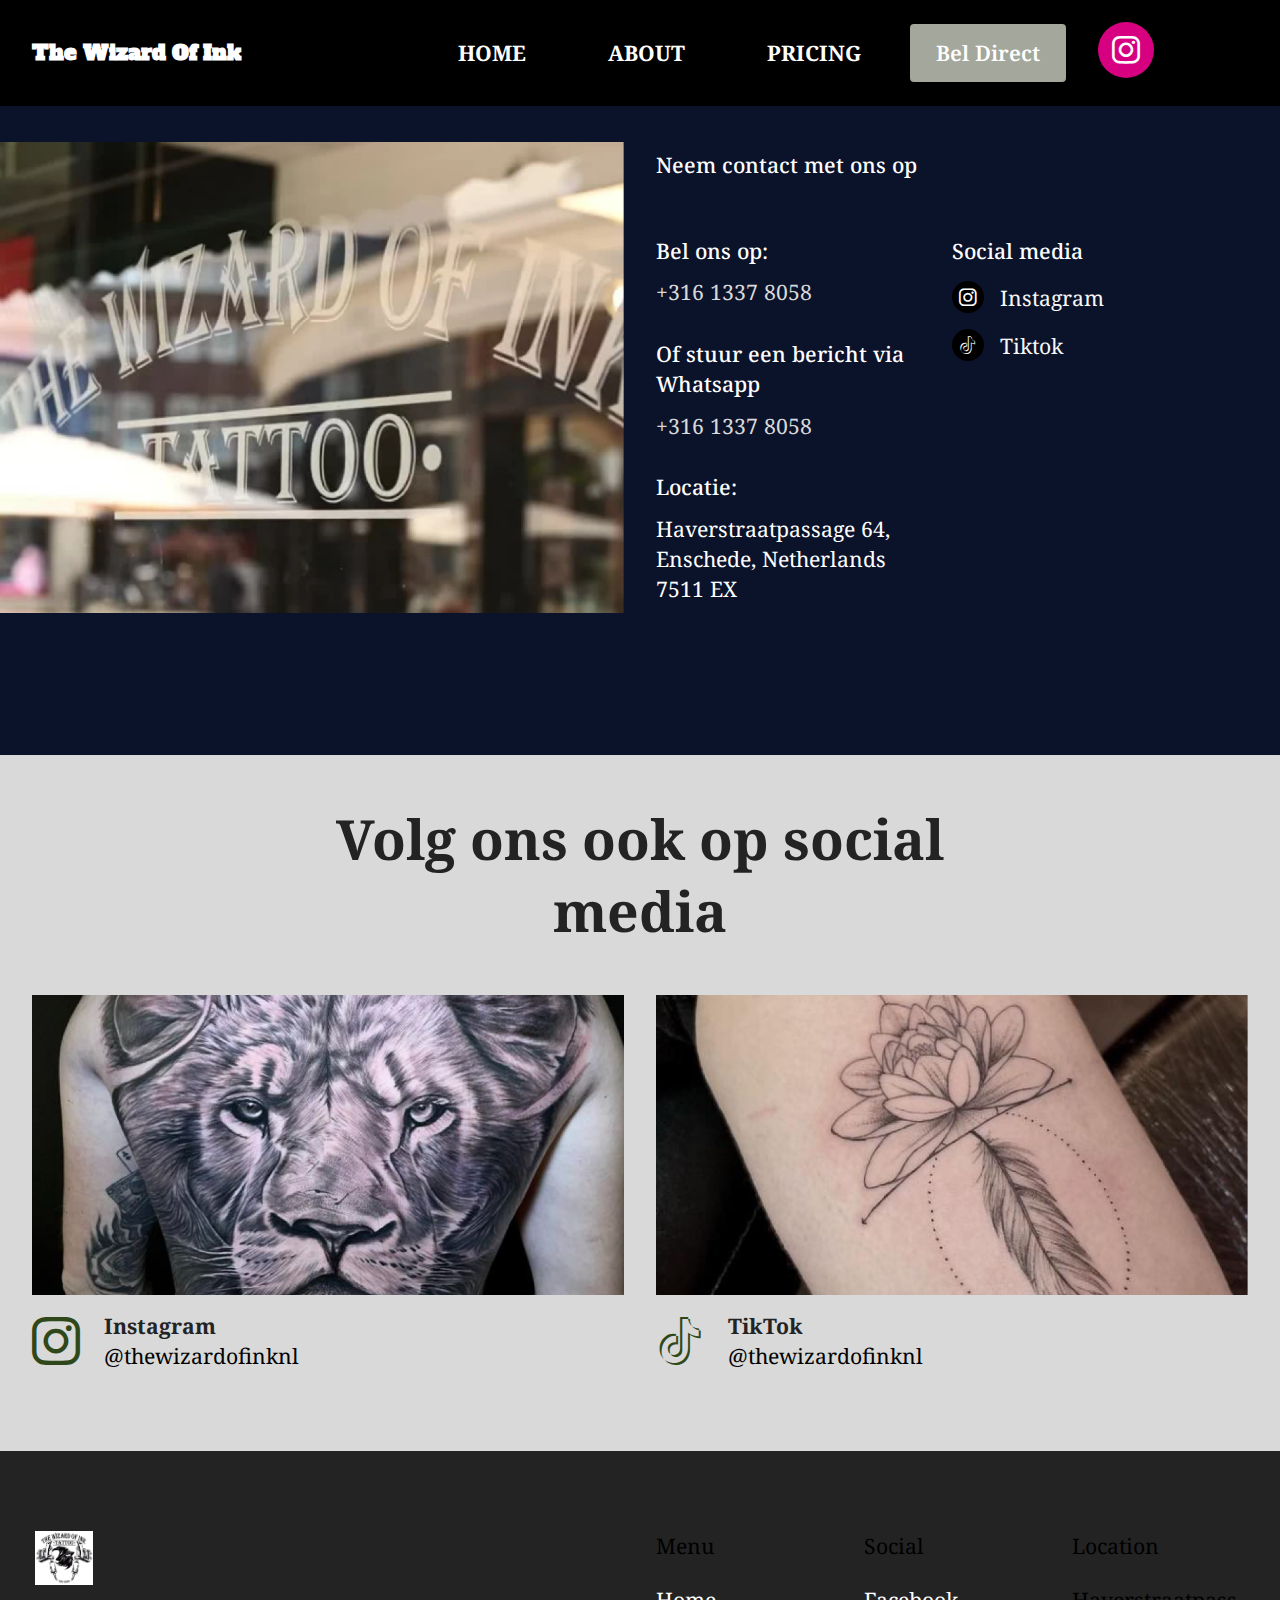
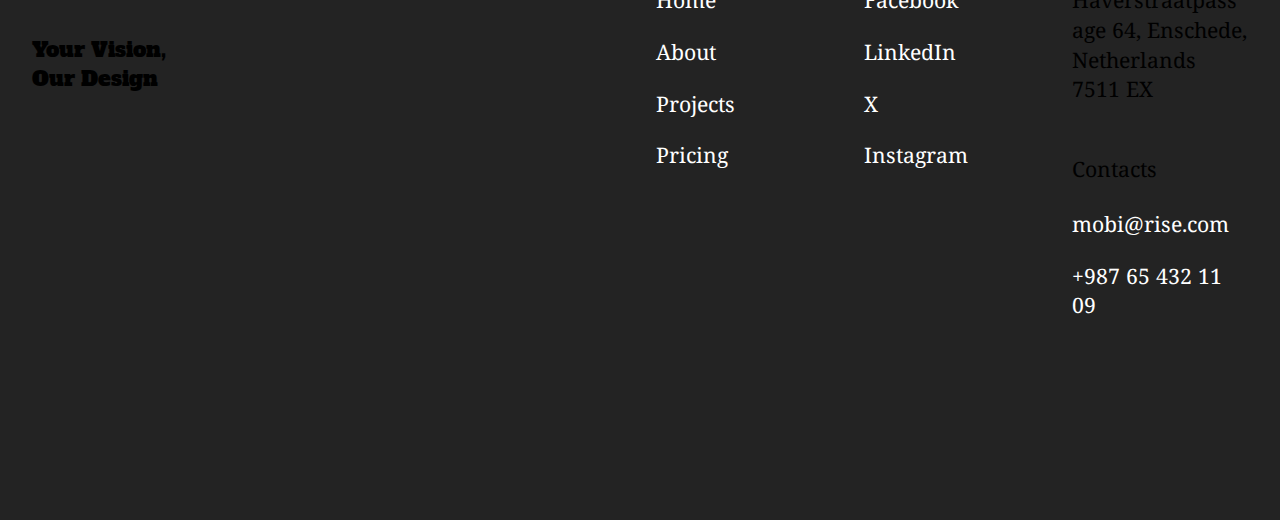
<file: page6.html>
<!DOCTYPE html>
<html  >
<head>
  
  <meta charset="UTF-8">
  <meta http-equiv="X-UA-Compatible" content="IE=edge">
  
  <meta name="viewport" content="width=device-width, initial-scale=1, minimum-scale=1">
  <link rel="shortcut icon" href="assets/images/image-1516.png" type="image/x-icon">
  <meta name="description" content="">
  
  
  <title>Contact</title>
  <link rel="stylesheet" href="assets/bootstrap/css/bootstrap.min.css">
  <link rel="stylesheet" href="assets/bootstrap/css/bootstrap-grid.min.css">
  <link rel="stylesheet" href="assets/bootstrap/css/bootstrap-reboot.min.css">
    <link rel="stylesheet" href="assets/dropdown/css/style.css">
  <link rel="stylesheet" href="assets/socicon/css/styles.css">
  <link rel="stylesheet" href="assets/theme/css/style.css">
  <link rel="preload" href="https://fonts.googleapis.com/css?family=Pacifico:400&display=swap" as="style" onload="this.onload=null;this.rel='stylesheet'">
  <noscript><link rel="stylesheet" href="https://fonts.googleapis.com/css?family=Pacifico:400&display=swap"></noscript>
  <link rel="preload" href="https://fonts.googleapis.com/css?family=Noto+Serif:100,200,300,400,500,600,700,800,900,100i,200i,300i,400i,500i,600i,700i,800i,900i&display=swap" as="style" onload="this.onload=null;this.rel='stylesheet'">
  <noscript><link rel="stylesheet" href="https://fonts.googleapis.com/css?family=Noto+Serif:100,200,300,400,500,600,700,800,900,100i,200i,300i,400i,500i,600i,700i,800i,900i&display=swap"></noscript>
  <link rel="preload" href="https://fonts.googleapis.com/css?family=Alfa+Slab+One:400&display=swap" as="style" onload="this.onload=null;this.rel='stylesheet'">
  <noscript><link rel="stylesheet" href="https://fonts.googleapis.com/css?family=Alfa+Slab+One:400&display=swap"></noscript>
  <link rel="preload" as="style" href="assets/mobirise/css/mbr-additional.css?v=LIxZwn"><link rel="stylesheet" href="assets/mobirise/css/mbr-additional.css?v=LIxZwn" type="text/css">

  
  
  
</head>
<body>
  <script>
window.Futy = { key: '66741d39796e8' };
(function (e, t) {
    var n = e.createElement(t);
    n.async = true;
    var f = window.Promise && window.fetch ? 'modern.js' : 'legacy.js';
    n.src = 'https://v1.widget.futy.io/js/futy-widget-' + f;
    var r = e.getElementsByTagName(t)[0];
    r.parentNode.insertBefore(n, r);
})(document, 'script');
</script>
  <section data-bs-version="5.1" class="menu menu01 ridem5 cid-ugldlkkI3w" once="menu" id="menu01-x">

    

    <nav class="navbar navbar-dropdown navbar-fixed-top navbar-expand-lg">
        <div class="menu_box container-fluid">
            <div class="navbar-brand d-flex">
                
                <span class="navbar-caption-wrap"><a class="navbar-caption text-success display-5" href="#">The Wizard Of Ink</a></span>
                <button class="navbar-toggler" type="button" data-toggle="collapse" data-bs-toggle="collapse" data-target="#navbarSupportedContent" data-bs-target="#navbarSupportedContent" aria-controls="navbarNavAltMarkup" aria-expanded="false" aria-label="Toggle navigation">
                    <div class="hamburger">
                        <span></span>
                        <span></span>
                        <span></span>
                        <span></span>
                    </div>
                </button>
            </div>
            <div class="collapse navbar-collapse" id="navbarSupportedContent">
                <ul class="navbar-nav nav-dropdown" data-app-modern-menu="true"><li class="nav-item">
                        <a class="nav-link link text-success display-4" href="#">
                            HOME
                        </a>
                    </li>
                    <li class="nav-item">
                        <a class="nav-link link text-success display-4" href="#">
                            ABOUT
                        </a>
                    </li>
                    <li class="nav-item">
                        <a class="nav-link link text-success display-4" href="#">
                            PRICING
                        </a>
                    </li></ul>
                <div class="mbr-section-btn-main" role="tablist"><a class="btn btn-warning display-4" href="#">Bel Direct</a></div>
                <div class="icons-menu-main">
                    <a class="iconfont-wrapper" href="#" target="_blank">
                        <span class="p-2 mbr-iconfont socicon-instagram socicon"></span>
                    </a>
                </div>
            </div>
        </div>
    </nav>
</section>

<section data-bs-version="5.1" class="offerm5 contacts5 cid-ugeZRKmn1G" id="contacts05-n">
    

    
    
    <div class="container-fluid">
        <div class="row">
            <div class="col-lg-6">
            </div>
            <div class="col-lg-6 content-col">
                <h2 class="mbr-fonts-style align-left mbr-semibold pb-5 mbr-section-maintitle display-7">Neem contact met ons op</h2>
                <div class="row">
                    <div class="col-lg-6 col-sm-12 col-md-6">
                        <div class="text-wrapper m-auto">
                            <h3 class="mbr-fonts-style align-left mbr-semibold pb-1 mbr-section-title display-7">Bel ons op:</h3>
                            <p class="mbr-text align-left mbr-fonts-style pb-3 display-4"><a href="tel:+316 1337 8058" class="text-danger">+316 1337 8058</a><br></p>
                        </div>
                        <div class="text-wrapper m-auto">
                            <h3 class="mbr-fonts-style align-left mbr-semibold pb-1 mbr-section-title display-7">Of stuur een bericht via Whatsapp</h3>
                            <p class="mbr-text align-left mbr-fonts-style pb-3 display-4"><a href="https://wa.me/316 1337 8058" class="text-danger">+316 1337 8058</a><br></p>
                        </div>
                        <div class="text-wrapper m-auto">
                            <h3 class="mbr-fonts-style align-left mbr-semibold pb-1 mbr-section-title display-7">Locatie:</h3>
                            <p class="mbr-text align-left mbr-fonts-style pb-3 display-4">Haverstraatpassage 64, Enschede, Netherlands 7511 EX</p>
                        </div>
                        
                    </div>
                    <div class="mbr-lg-6 col-sm-12 col-md-6">
                        <h2 class="mbr-section-title align-left mbr-fonts-style pb-2 mbr-semibold display-7">
                            Social media</h2>
                        <div class="list-box">
                            <div class="list-item pb-2">
                                <div class="iconfont-wrapper">
                                    <span class="mbr-iconfont fa-facebook-square fa socicon-instagram socicon"></span>
                                </div>
                                <p class="mbr-fonts-style mbr-regular m-0 list-item-text display-4">Instagram</p>
                            </div>
                            <div class="list-item last-child">
                                <div class="iconfont-wrapper">
                                    <span class="mbr-iconfont fa-twitter fa socicon-tiktok socicon"></span>
                                </div>
                                <p class="mbr-fonts-style m-0 mbr-regular list-item-text display-4">Tiktok</p>
                            </div>
                            
                        </div>
                    </div>
                </div>
            </div>
        </div>
    </div>
</section>

<section data-bs-version="5.1" class="social01 cid-ugeZSdRh1a" id="social01-o">
	

	
	
	<div class="container">
		<div class="row justify-content-center">
			<div class="col-12 content-head">
				<div class="mb-5">
					<h5 class="mbr-section-title mbr-fonts-style align-center mb-0 display-2">
						<strong>Volg ons ook op social media</strong></h5>
					
				</div>
			</div>
		</div>
		<div class="row">
			<div class="item features-without-image col-12 col-md-6 col-lg-6">
				<div class="item-img mb-3">
					<img src="assets/images/image-1503.webp" alt="">
				</div>
				<div class="item-wrapper">
					<span class="mbr-iconfont m-auto socicon-instagram socicon"></span>
					<div class="card-box">
						<h4 class="card-title mbr-fonts-style mb-0 display-7">
							<strong>Instagram</strong>
						</h4>
						<h5 class="card-text mbr-fonts-style display-7"><a href="https://www.instagram.com/thewizardofinknl/" class="text-primary" target="_blank">@thewizardofinknl</a></h5>
					</div>
				</div>
			</div>
			<div class="item features-without-image col-12 col-md-6 col-lg-6">
				<div class="item-img mb-3">
					<img src="assets/images/image-1507.webp" alt="">
				</div>
				<div class="item-wrapper">
					<span class="mbr-iconfont m-auto socicon-tiktok socicon"></span>
					<div class="card-box">
						<h4 class="card-title mbr-fonts-style mb-0 display-7">
							<strong>TikTok</strong>
						</h4>
						<h5 class="card-text mbr-fonts-style display-7"><a href="https://www.tiktok.com/@thewizardofinknl" class="text-primary" target="_blank">@thewizardofinknl</a></h5>
					</div>
				</div>
			</div>
		</div>
	</div>
</section>

<section data-bs-version="5.1" class="footer01 modelm5 cid-ufAc7oyUhs" once="footers" id="footer01-9">
    

    
    

    <div class="container">
        <div class="row">
            <div class="col-12 col-lg-6">
                <div class="content-wrapper">
                    <div class="logo-wrapper">
                        <a href="#"><img src="assets/images/image-1515.webp" alt=""></a>
                    </div>
                    <h2 class="mbr-section-title mbr-fonts-style display-5">
                        Your Vision, <br> Our Design
                    </h2>
                </div>
            </div>
            <div class="col-12 col-lg-2">
                <div class="nav-wrapper">
                    <h3 class="mbr-section-subtitle mbr-fonts-style display-4">
                        Menu
                    </h3>
                    <ul class="list mbr-fonts-style display-4">
                        <li class="item-wrap">Home</li>
                        <li class="item-wrap">About</li>
                        <li class="item-wrap">Projects</li>
                        <li class="item-wrap">Pricing</li>
                    </ul>
                </div>
            </div>
            <div class="col-12 col-lg-2">
                <div class="nav-wrapper">
                    <h3 class="mbr-section-subtitle mbr-fonts-style display-4">
                        Social
                    </h3>
                    <ul class="list mbr-fonts-style display-4">
                        <li class="item-wrap">Facebook</li>
                        <li class="item-wrap">LinkedIn</li>
                        <li class="item-wrap">X</li>
                        <li class="item-wrap">Instagram</li>
                    </ul>
                </div>
            </div>
            <div class="col-12 col-lg-2">
                <div class="contacts-wrapper">
                    <div class="item-wrapper">
                        <h3 class="mbr-section-subtitle mbr-fonts-style display-4">
                            Location
                        </h3>
                        <p class="mbr-address mbr-fonts-style display-4">
                            Haverstraatpassage 64, Enschede, Netherlands 7511 EX
                        </p>
                    </div>
                    <div class="item-wrapper">
                        <h3 class="mbr-section-subtitle mbr-fonts-style display-4">
                            Contacts
                        </h3>
                        <ul class="list mbr-fonts-style display-4">
                            <li class="item-wrap">mobi@rise.com</li>
                            <li class="item-wrap">+987 65 432 11 09</li>
                        </ul>
                    </div>
                </div>
            </div>
            <div class="col-12">
                
                <div class="copy-wrapper">
                    
                </div>
            </div>
        </div>
    </div>
</section>


<script src="assets/bootstrap/js/bootstrap.bundle.min.js"></script>
  <script src="assets/smoothscroll/smooth-scroll.js"></script>
  <script src="assets/ytplayer/index.js"></script>
      <script src="assets/dropdown/js/navbar-dropdown.js"></script>
  <script src="assets/theme/js/script.js"></script>
  
  
  
</body>
</html>
</file>
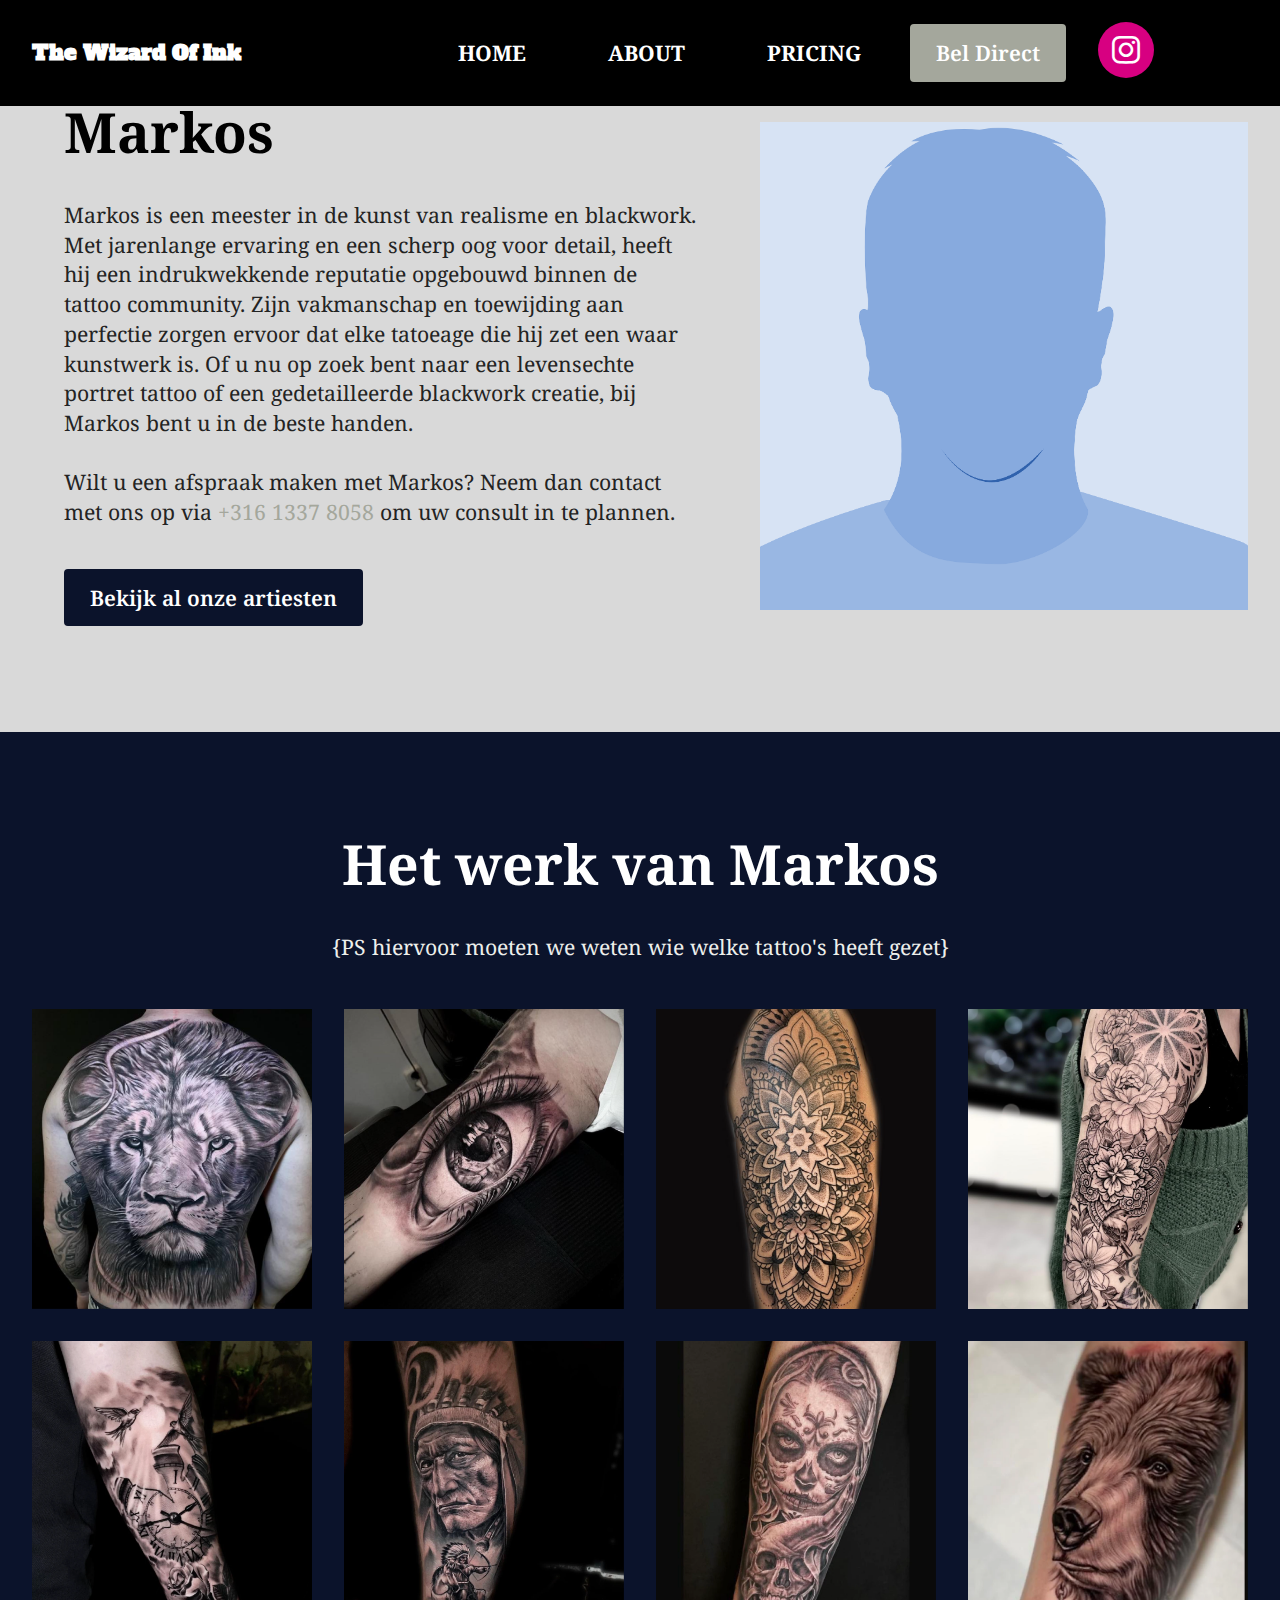
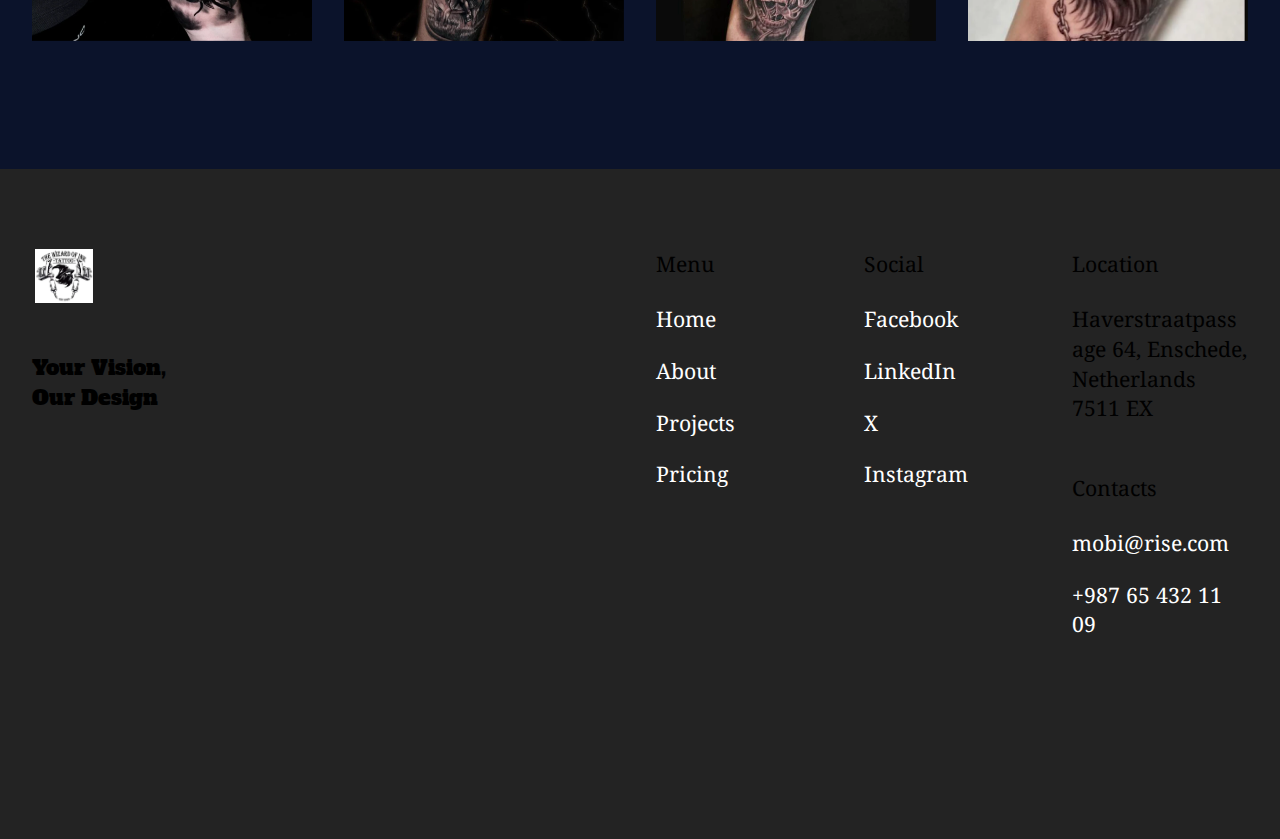
<file: page9.html>
<!DOCTYPE html>
<html  >
<head>
  
  <meta charset="UTF-8">
  <meta http-equiv="X-UA-Compatible" content="IE=edge">
  
  <meta name="viewport" content="width=device-width, initial-scale=1, minimum-scale=1">
  <link rel="shortcut icon" href="assets/images/image-1516.png" type="image/x-icon">
  <meta name="description" content="">
  
  
  <title>Markos</title>
  <link rel="stylesheet" href="assets/bootstrap/css/bootstrap.min.css">
  <link rel="stylesheet" href="assets/bootstrap/css/bootstrap-grid.min.css">
  <link rel="stylesheet" href="assets/bootstrap/css/bootstrap-reboot.min.css">
    <link rel="stylesheet" href="assets/dropdown/css/style.css">
  <link rel="stylesheet" href="assets/socicon/css/styles.css">
  <link rel="stylesheet" href="assets/theme/css/style.css">
  <link rel="preload" href="https://fonts.googleapis.com/css?family=Pacifico:400&display=swap" as="style" onload="this.onload=null;this.rel='stylesheet'">
  <noscript><link rel="stylesheet" href="https://fonts.googleapis.com/css?family=Pacifico:400&display=swap"></noscript>
  <link rel="preload" href="https://fonts.googleapis.com/css?family=Noto+Serif:100,200,300,400,500,600,700,800,900,100i,200i,300i,400i,500i,600i,700i,800i,900i&display=swap" as="style" onload="this.onload=null;this.rel='stylesheet'">
  <noscript><link rel="stylesheet" href="https://fonts.googleapis.com/css?family=Noto+Serif:100,200,300,400,500,600,700,800,900,100i,200i,300i,400i,500i,600i,700i,800i,900i&display=swap"></noscript>
  <link rel="preload" href="https://fonts.googleapis.com/css?family=Alfa+Slab+One:400&display=swap" as="style" onload="this.onload=null;this.rel='stylesheet'">
  <noscript><link rel="stylesheet" href="https://fonts.googleapis.com/css?family=Alfa+Slab+One:400&display=swap"></noscript>
  <link rel="preload" as="style" href="assets/mobirise/css/mbr-additional.css?v=AQNPID"><link rel="stylesheet" href="assets/mobirise/css/mbr-additional.css?v=AQNPID" type="text/css">

  
  
  
</head>
<body>
  <script>
window.Futy = { key: '66741d39796e8' };
(function (e, t) {
    var n = e.createElement(t);
    n.async = true;
    var f = window.Promise && window.fetch ? 'modern.js' : 'legacy.js';
    n.src = 'https://v1.widget.futy.io/js/futy-widget-' + f;
    var r = e.getElementsByTagName(t)[0];
    r.parentNode.insertBefore(n, r);
})(document, 'script');
</script>
  <section data-bs-version="5.1" class="menu menu01 ridem5 cid-ugldlkkI3w" once="menu" id="menu01-x">

    

    <nav class="navbar navbar-dropdown navbar-fixed-top navbar-expand-lg">
        <div class="menu_box container-fluid">
            <div class="navbar-brand d-flex">
                
                <span class="navbar-caption-wrap"><a class="navbar-caption text-success display-5" href="#">The Wizard Of Ink</a></span>
                <button class="navbar-toggler" type="button" data-toggle="collapse" data-bs-toggle="collapse" data-target="#navbarSupportedContent" data-bs-target="#navbarSupportedContent" aria-controls="navbarNavAltMarkup" aria-expanded="false" aria-label="Toggle navigation">
                    <div class="hamburger">
                        <span></span>
                        <span></span>
                        <span></span>
                        <span></span>
                    </div>
                </button>
            </div>
            <div class="collapse navbar-collapse" id="navbarSupportedContent">
                <ul class="navbar-nav nav-dropdown" data-app-modern-menu="true"><li class="nav-item">
                        <a class="nav-link link text-success display-4" href="#">
                            HOME
                        </a>
                    </li>
                    <li class="nav-item">
                        <a class="nav-link link text-success display-4" href="#">
                            ABOUT
                        </a>
                    </li>
                    <li class="nav-item">
                        <a class="nav-link link text-success display-4" href="#">
                            PRICING
                        </a>
                    </li></ul>
                <div class="mbr-section-btn-main" role="tablist"><a class="btn btn-warning display-4" href="#">Bel Direct</a></div>
                <div class="icons-menu-main">
                    <a class="iconfont-wrapper" href="#" target="_blank">
                        <span class="p-2 mbr-iconfont socicon-instagram socicon"></span>
                    </a>
                </div>
            </div>
        </div>
    </nav>
</section>

<section data-bs-version="5.1" class="header1 cid-ugenz8UL3l" id="header01-c">
	

	
	

	<div class="container-fluid">
		<div class="row justify-content-center">
			<div class="col-12 col-md-12 col-lg-5 image-wrapper">
				<img class="w-100" src="assets/images/mbr-3.png" alt="">
			</div>
			<div class="col-12 col-lg col-md-12">
				<div class="text-wrapper align-left">
					<h1 class="mbr-section-title mbr-fonts-style mb-4 display-2">
						<strong>Markos</strong></h1>
					<p class="mbr-text mbr-fonts-style mb-4 display-7">Markos is een meester in de kunst van realisme en blackwork. Met jarenlange ervaring en een scherp oog voor detail, heeft hij een indrukwekkende reputatie opgebouwd binnen de tattoo community. Zijn vakmanschap en toewijding aan perfectie zorgen ervoor dat elke tatoeage die hij zet een waar kunstwerk is. Of u nu op zoek bent naar een levensechte portret tattoo of een gedetailleerde blackwork creatie, bij Markos bent u in de beste handen.<br><br>Wilt u een afspraak maken met Markos? Neem dan contact met ons op via <a href="tel:+316 1337 8058" class="text-warning">+316 1337 8058</a> om uw consult in te plannen.</p>
					<div class="mbr-section-btn mt-3"><a class="btn btn-info display-7" href="index.html#people03-1">Bekijk al onze artiesten</a></div>
				</div>
			</div>
		</div>
	</div>
</section>

<section data-bs-version="5.1" class="gallery06 cid-ugepjqAaLs" id="gallery06-d">
    
    
    <div class="container">
        <div class="row justify-content-center">
            <div class="col-12 content-head">
                <div class="mbr-section-head mb-5">
                    <h4 class="mbr-section-title mbr-fonts-style align-center mb-0 display-2"><strong>Het werk van Markos</strong></h4>
                    <h5 class="mbr-section-subtitle mbr-fonts-style align-center mb-0 mt-4 display-7">{PS hiervoor moeten we weten wie welke tattoo's heeft gezet}</h5>
                </div>
            </div>
        </div>
        <div class="row">
            <div class="item features-image col-12 col-md-6 col-lg-3 active">
                <div class="item-wrapper">
                    <div class="item-img">
                        <img src="assets/images/image-1503.webp" alt="" title="" data-slide-to="0" data-bs-slide-to="0">
                    </div>
                </div>
            </div>
            <div class="item features-image col-12 col-md-6 col-lg-3">
                <div class="item-wrapper">
                    <div class="item-img">
                        <img src="assets/images/image-1506.webp" alt="" title="" data-slide-to="1" data-bs-slide-to="1">
                    </div>
                </div>
            </div>
            <div class="item features-image col-12 col-md-6 col-lg-3">
                <div class="item-wrapper">
                    <div class="item-img">
                        <img src="assets/images/image-1508.webp" alt="" title="" data-slide-to="2" data-bs-slide-to="2">
                    </div>
                </div>
            </div>
            <div class="item features-image col-12 col-md-6 col-lg-3">
                <div class="item-wrapper">
                    <div class="item-img">
                        <img src="assets/images/image-1505.webp" alt="" title="" data-slide-to="3" data-bs-slide-to="3">
                    </div>
                </div>
            </div>
            <div class="item features-image col-12 col-md-6 col-lg-3">
                <div class="item-wrapper">
                    <div class="item-img">
                        <img src="assets/images/image-1513.webp" alt="" title="" data-slide-to="4" data-bs-slide-to="4">
                    </div>
                </div>
            </div>
            <div class="item features-image col-12 col-md-6 col-lg-3">
                <div class="item-wrapper">
                    <div class="item-img">
                        <img src="assets/images/image-1510.webp" alt="" title="" data-slide-to="5" data-bs-slide-to="5">
                    </div>
                </div>
            </div>
            <div class="item features-image col-12 col-md-6 col-lg-3">
                <div class="item-wrapper">
                    <div class="item-img">
                        <img src="assets/images/image-1511.webp" alt="" title="" data-slide-to="6" data-bs-slide-to="6">
                    </div>
                </div>
            </div>
            <div class="item features-image col-12 col-md-6 col-lg-3">
                <div class="item-wrapper">
                    <div class="item-img">
                        <img src="assets/images/image-1512.webp" alt="" title="" data-slide-to="7" data-bs-slide-to="7">
                    </div>
                </div>
            </div>

        </div>
        
    </div>
</section>

<section data-bs-version="5.1" class="footer01 modelm5 cid-ufAc7oyUhs" once="footers" id="footer01-9">
    

    
    

    <div class="container">
        <div class="row">
            <div class="col-12 col-lg-6">
                <div class="content-wrapper">
                    <div class="logo-wrapper">
                        <a href="#"><img src="assets/images/image-1515.webp" alt=""></a>
                    </div>
                    <h2 class="mbr-section-title mbr-fonts-style display-5">
                        Your Vision, <br> Our Design
                    </h2>
                </div>
            </div>
            <div class="col-12 col-lg-2">
                <div class="nav-wrapper">
                    <h3 class="mbr-section-subtitle mbr-fonts-style display-4">
                        Menu
                    </h3>
                    <ul class="list mbr-fonts-style display-4">
                        <li class="item-wrap">Home</li>
                        <li class="item-wrap">About</li>
                        <li class="item-wrap">Projects</li>
                        <li class="item-wrap">Pricing</li>
                    </ul>
                </div>
            </div>
            <div class="col-12 col-lg-2">
                <div class="nav-wrapper">
                    <h3 class="mbr-section-subtitle mbr-fonts-style display-4">
                        Social
                    </h3>
                    <ul class="list mbr-fonts-style display-4">
                        <li class="item-wrap">Facebook</li>
                        <li class="item-wrap">LinkedIn</li>
                        <li class="item-wrap">X</li>
                        <li class="item-wrap">Instagram</li>
                    </ul>
                </div>
            </div>
            <div class="col-12 col-lg-2">
                <div class="contacts-wrapper">
                    <div class="item-wrapper">
                        <h3 class="mbr-section-subtitle mbr-fonts-style display-4">
                            Location
                        </h3>
                        <p class="mbr-address mbr-fonts-style display-4">
                            Haverstraatpassage 64, Enschede, Netherlands 7511 EX
                        </p>
                    </div>
                    <div class="item-wrapper">
                        <h3 class="mbr-section-subtitle mbr-fonts-style display-4">
                            Contacts
                        </h3>
                        <ul class="list mbr-fonts-style display-4">
                            <li class="item-wrap">mobi@rise.com</li>
                            <li class="item-wrap">+987 65 432 11 09</li>
                        </ul>
                    </div>
                </div>
            </div>
            <div class="col-12">
                
                <div class="copy-wrapper">
                    
                </div>
            </div>
        </div>
    </div>
</section>


<script src="assets/bootstrap/js/bootstrap.bundle.min.js"></script>
  <script src="assets/smoothscroll/smooth-scroll.js"></script>
  <script src="assets/ytplayer/index.js"></script>
      <script src="assets/dropdown/js/navbar-dropdown.js"></script>
  <script src="assets/theme/js/script.js"></script>
  
  
  
</body>
</html>
</file>
<file: assets/dropdown/css/style.css>
.navbar-dropdown {
  left: 0;
  padding: 0;
  position: absolute;
  right: 0;
  top: 0;
  transition: all 0.45s ease;
  z-index: 1030;
  background: #282828; }
  .navbar-dropdown .navbar-logo {
    margin-right: 0.8rem;
    transition: margin 0.3s ease-in-out;
    vertical-align: middle; }
    .navbar-dropdown .navbar-logo img {
      height: 3.125rem;
      transition: all 0.3s ease-in-out; }
    .navbar-dropdown .navbar-logo.mbr-iconfont {
      font-size: 3.125rem;
      line-height: 3.125rem; }
  .navbar-dropdown .navbar-caption {
    font-weight: 700;
    white-space: normal;
    vertical-align: -4px;
    line-height: 3.125rem !important; }
    .navbar-dropdown .navbar-caption, .navbar-dropdown .navbar-caption:hover {
      color: inherit;
      text-decoration: none; }
  .navbar-dropdown .mbr-iconfont + .navbar-caption {
    vertical-align: -1px; }
  .navbar-dropdown.navbar-fixed-top {
    position: fixed; }
  .navbar-dropdown .navbar-brand span {
    vertical-align: -4px; }
  .navbar-dropdown.bg-color.transparent {
    background: none; }
  .navbar-dropdown.navbar-short .navbar-brand {
    padding: 0.625rem 0; }
    .navbar-dropdown.navbar-short .navbar-brand span {
      vertical-align: -1px; }
  .navbar-dropdown.navbar-short .navbar-caption {
    line-height: 2.375rem !important;
    vertical-align: -2px; }
  .navbar-dropdown.navbar-short .navbar-logo {
    margin-right: 0.5rem; }
    .navbar-dropdown.navbar-short .navbar-logo img {
      height: 2.375rem; }
    .navbar-dropdown.navbar-short .navbar-logo.mbr-iconfont {
      font-size: 2.375rem;
      line-height: 2.375rem; }
  .navbar-dropdown.navbar-short .mbr-table-cell {
    height: 3.625rem; }
  .navbar-dropdown .navbar-close {
    left: 0.6875rem;
    position: fixed;
    top: 0.75rem;
    z-index: 1000; }
  .navbar-dropdown .hamburger-icon {
    content: "";
    display: inline-block;
    vertical-align: middle;
    width: 16px;
    -webkit-box-shadow: 0 -6px 0 1px #282828,0 0 0 1px #282828,0 6px 0 1px #282828;
    -moz-box-shadow: 0 -6px 0 1px #282828,0 0 0 1px #282828,0 6px 0 1px #282828;
    box-shadow: 0 -6px 0 1px #282828,0 0 0 1px #282828,0 6px 0 1px #282828; }

.dropdown-menu .dropdown-toggle[data-toggle="dropdown-submenu"]::after {
  border-bottom: 0.35em solid transparent;
  border-left: 0.35em solid;
  border-right: 0;
  border-top: 0.35em solid transparent;
  margin-left: 0.3rem; }

.dropdown-menu .dropdown-item:focus {
  outline: 0; }

.nav-dropdown {
  font-size: 0.75rem;
  font-weight: 500;
  height: auto !important; }
  .nav-dropdown .nav-btn {
    padding-left: 1rem; }
  .nav-dropdown .link {
    margin: .667em 1.667em;
    font-weight: 500;
    padding: 0;
    transition: color .2s ease-in-out; }
    .nav-dropdown .link.dropdown-toggle {
      margin-right: 2.583em; }
      .nav-dropdown .link.dropdown-toggle::after {
        margin-left: .25rem;
        border-top: 0.35em solid;
        border-right: 0.35em solid transparent;
        border-left: 0.35em solid transparent;
        border-bottom: 0; }
      .nav-dropdown .link.dropdown-toggle[aria-expanded="true"] {
        margin: 0;
        padding: 0.667em 3.263em  0.667em 1.667em; }
  .nav-dropdown .link::after,
  .nav-dropdown .dropdown-item::after {
    color: inherit; }
  .nav-dropdown .btn {
    font-size: 0.75rem;
    font-weight: 700;
    letter-spacing: 0;
    margin-bottom: 0;
    padding-left: 1.25rem;
    padding-right: 1.25rem; }
  .nav-dropdown .dropdown-menu {
    border-radius: 0;
    border: 0;
    left: 0;
    margin: 0;
    padding-bottom: 1.25rem;
    padding-top: 1.25rem;
    position: relative; }
  .nav-dropdown .dropdown-submenu {
    margin-left: 0.125rem;
    top: 0; }
  .nav-dropdown .dropdown-item {
    font-weight: 500;
    line-height: 2;
    padding: 0.3846em 4.615em 0.3846em 1.5385em;
    position: relative;
    transition: color .2s ease-in-out, background-color .2s ease-in-out; }
    .nav-dropdown .dropdown-item::after {
      margin-top: -0.3077em;
      position: absolute;
      right: 1.1538em;
      top: 50%; }
    .nav-dropdown .dropdown-item:focus, .nav-dropdown .dropdown-item:hover {
      background: none; }

@media (max-width: 767px) {
  .nav-dropdown.navbar-toggleable-sm {
    bottom: 0;
    display: none;
    left: 0;
    overflow-x: hidden;
    position: fixed;
    top: 0;
    transform: translateX(-100%);
    -ms-transform: translateX(-100%);
    -webkit-transform: translateX(-100%);
    width: 18.75rem;
    z-index: 999; } }
.nav-dropdown.navbar-toggleable-xl {
  bottom: 0;
  display: none;
  left: 0;
  overflow-x: hidden;
  position: fixed;
  top: 0;
  transform: translateX(-100%);
  -ms-transform: translateX(-100%);
  -webkit-transform: translateX(-100%);
  width: 18.75rem;
  z-index: 999; }

.nav-dropdown-sm {
  display: block !important;
  overflow-x: hidden;
  overflow: auto;
  padding-top: 3.875rem; }
  .nav-dropdown-sm::after {
    content: "";
    display: block;
    height: 3rem;
    width: 100%; }
  .nav-dropdown-sm.collapse.in ~ .navbar-close {
    display: block !important; }
  .nav-dropdown-sm.collapsing, .nav-dropdown-sm.collapse.in {
    transform: translateX(0);
    -ms-transform: translateX(0);
    -webkit-transform: translateX(0);
    transition: all 0.25s ease-out;
    -webkit-transition: all 0.25s ease-out;
    background: #282828; }
  .nav-dropdown-sm.collapsing[aria-expanded="false"] {
    transform: translateX(-100%);
    -ms-transform: translateX(-100%);
    -webkit-transform: translateX(-100%); }
  .nav-dropdown-sm .nav-item {
    display: block;
    margin-left: 0 !important;
    padding-left: 0; }
  .nav-dropdown-sm .link,
  .nav-dropdown-sm .dropdown-item {
    border-top: 1px dotted rgba(255, 255, 255, 0.1);
    font-size: 0.8125rem;
    line-height: 1.6;
    margin: 0 !important;
    padding: 0.875rem 2.4rem 0.875rem 1.5625rem !important;
    position: relative;
    white-space: normal; }
    .nav-dropdown-sm .link:focus, .nav-dropdown-sm .link:hover,
    .nav-dropdown-sm .dropdown-item:focus,
    .nav-dropdown-sm .dropdown-item:hover {
      background: rgba(0, 0, 0, 0.2) !important;
      color: #c0a375; }
  .nav-dropdown-sm .nav-btn {
    position: relative;
    padding: 1.5625rem 1.5625rem 0 1.5625rem; }
    .nav-dropdown-sm .nav-btn::before {
      border-top: 1px dotted rgba(255, 255, 255, 0.1);
      content: "";
      left: 0;
      position: absolute;
      top: 0;
      width: 100%; }
    .nav-dropdown-sm .nav-btn + .nav-btn {
      padding-top: 0.625rem; }
      .nav-dropdown-sm .nav-btn + .nav-btn::before {
        display: none; }
  .nav-dropdown-sm .btn {
    padding: 0.625rem 0; }
  .nav-dropdown-sm .dropdown-toggle[data-toggle="dropdown-submenu"]::after {
    margin-left: .25rem;
    border-top: 0.35em solid;
    border-right: 0.35em solid transparent;
    border-left: 0.35em solid transparent;
    border-bottom: 0; }
  .nav-dropdown-sm .dropdown-toggle[data-toggle="dropdown-submenu"][aria-expanded="true"]::after {
    border-top: 0;
    border-right: 0.35em solid transparent;
    border-left: 0.35em solid transparent;
    border-bottom: 0.35em solid; }
  .nav-dropdown-sm .dropdown-menu {
    margin: 0;
    padding: 0;
    position: relative;
    top: 0;
    left: 0;
    width: 100%;
    border: 0;
    float: none;
    border-radius: 0;
    background: none; }
  .nav-dropdown-sm .dropdown-submenu {
    left: 100%;
    margin-left: 0.125rem;
    margin-top: -1.25rem;
    top: 0; }

.navbar-toggleable-sm .nav-dropdown .dropdown-menu {
  position: absolute; }

.navbar-toggleable-sm .nav-dropdown .dropdown-submenu {
  left: 100%;
  margin-left: 0.125rem;
  margin-top: -1.25rem;
  top: 0; }

.navbar-toggleable-sm.opened .nav-dropdown .dropdown-menu {
  position: relative; }

.navbar-toggleable-sm.opened .nav-dropdown .dropdown-submenu {
  left: 0;
  margin-left: 00rem;
  margin-top: 0rem;
  top: 0; }

.is-builder .nav-dropdown.collapsing {
  transition: none !important; }
</file>
<file: assets/socicon/css/styles.css>
@charset "UTF-8";

@font-face {
  font-family: 'Socicon';
  src:  url('../fonts/socicon.eot');
  src:  url('../fonts/socicon.eot?#iefix') format('embedded-opentype'),
    url('../fonts/socicon.woff2') format('woff2'),
    url('../fonts/socicon.ttf') format('truetype'),
    url('../fonts/socicon.woff') format('woff'),
    url('../fonts/socicon.svg#socicon') format('svg');
  font-weight: normal;
  font-style: normal;
  font-display: swap;
}

[data-icon]:before {
  font-family: "socicon" !important;
  content: attr(data-icon);
  font-style: normal !important;
  font-weight: normal !important;
  font-variant: normal !important;
  text-transform: none !important;
  speak: none;
  line-height: 1;
  -webkit-font-smoothing: antialiased;
  -moz-osx-font-smoothing: grayscale;
}

[class^="socicon-"], [class*=" socicon-"] {
  /* use !important to prevent issues with browser extensions that change fonts */
  font-family: 'Socicon' !important;
  speak: none;
  font-style: normal;
  font-weight: normal;
  font-variant: normal;
  text-transform: none;
  line-height: 1;

  /* Better Font Rendering =========== */
  -webkit-font-smoothing: antialiased;
  -moz-osx-font-smoothing: grayscale;
}

.socicon-500px:before {
  content: "\e000";
}
.socicon-8tracks:before {
  content: "\e001";
}
.socicon-airbnb:before {
  content: "\e002";
}
.socicon-alliance:before {
  content: "\e003";
}
.socicon-amazon:before {
  content: "\e004";
}
.socicon-amplement:before {
  content: "\e005";
}
.socicon-android:before {
  content: "\e006";
}
.socicon-angellist:before {
  content: "\e007";
}
.socicon-apple:before {
  content: "\e008";
}
.socicon-appnet:before {
  content: "\e009";
}
.socicon-baidu:before {
  content: "\e00a";
}
.socicon-bandcamp:before {
  content: "\e00b";
}
.socicon-battlenet:before {
  content: "\e00c";
}
.socicon-mixer:before {
  content: "\e00d";
}
.socicon-bebee:before {
  content: "\e00e";
}
.socicon-bebo:before {
  content: "\e00f";
}
.socicon-behance:before {
  content: "\e010";
}
.socicon-blizzard:before {
  content: "\e011";
}
.socicon-blogger:before {
  content: "\e012";
}
.socicon-buffer:before {
  content: "\e013";
}
.socicon-chrome:before {
  content: "\e014";
}
.socicon-coderwall:before {
  content: "\e015";
}
.socicon-curse:before {
  content: "\e016";
}
.socicon-dailymotion:before {
  content: "\e017";
}
.socicon-deezer:before {
  content: "\e018";
}
.socicon-delicious:before {
  content: "\e019";
}
.socicon-deviantart:before {
  content: "\e01a";
}
.socicon-diablo:before {
  content: "\e01b";
}
.socicon-digg:before {
  content: "\e01c";
}
.socicon-discord:before {
  content: "\e01d";
}
.socicon-disqus:before {
  content: "\e01e";
}
.socicon-douban:before {
  content: "\e01f";
}
.socicon-draugiem:before {
  content: "\e020";
}
.socicon-dribbble:before {
  content: "\e021";
}
.socicon-drupal:before {
  content: "\e022";
}
.socicon-ebay:before {
  content: "\e023";
}
.socicon-ello:before {
  content: "\e024";
}
.socicon-endomodo:before {
  content: "\e025";
}
.socicon-envato:before {
  content: "\e026";
}
.socicon-etsy:before {
  content: "\e027";
}
.socicon-facebook:before {
  content: "\e028";
}
.socicon-feedburner:before {
  content: "\e029";
}
.socicon-filmweb:before {
  content: "\e02a";
}
.socicon-firefox:before {
  content: "\e02b";
}
.socicon-flattr:before {
  content: "\e02c";
}
.socicon-flickr:before {
  content: "\e02d";
}
.socicon-formulr:before {
  content: "\e02e";
}
.socicon-forrst:before {
  content: "\e02f";
}
.socicon-foursquare:before {
  content: "\e030";
}
.socicon-friendfeed:before {
  content: "\e031";
}
.socicon-github:before {
  content: "\e032";
}
.socicon-goodreads:before {
  content: "\e033";
}
.socicon-google:before {
  content: "\e034";
}
.socicon-googlescholar:before {
  content: "\e035";
}
.socicon-googlegroups:before {
  content: "\e036";
}
.socicon-googlephotos:before {
  content: "\e037";
}
.socicon-googleplus:before {
  content: "\e038";
}
.socicon-grooveshark:before {
  content: "\e039";
}
.socicon-hackerrank:before {
  content: "\e03a";
}
.socicon-hearthstone:before {
  content: "\e03b";
}
.socicon-hellocoton:before {
  content: "\e03c";
}
.socicon-heroes:before {
  content: "\e03d";
}
.socicon-smashcast:before {
  content: "\e03e";
}
.socicon-horde:before {
  content: "\e03f";
}
.socicon-houzz:before {
  content: "\e040";
}
.socicon-icq:before {
  content: "\e041";
}
.socicon-identica:before {
  content: "\e042";
}
.socicon-imdb:before {
  content: "\e043";
}
.socicon-instagram:before {
  content: "\e044";
}
.socicon-issuu:before {
  content: "\e045";
}
.socicon-istock:before {
  content: "\e046";
}
.socicon-itunes:before {
  content: "\e047";
}
.socicon-keybase:before {
  content: "\e048";
}
.socicon-lanyrd:before {
  content: "\e049";
}
.socicon-lastfm:before {
  content: "\e04a";
}
.socicon-line:before {
  content: "\e04b";
}
.socicon-linkedin:before {
  content: "\e04c";
}
.socicon-livejournal:before {
  content: "\e04d";
}
.socicon-lyft:before {
  content: "\e04e";
}
.socicon-macos:before {
  content: "\e04f";
}
.socicon-mail:before {
  content: "\e050";
}
.socicon-medium:before {
  content: "\e051";
}
.socicon-meetup:before {
  content: "\e052";
}
.socicon-mixcloud:before {
  content: "\e053";
}
.socicon-modelmayhem:before {
  content: "\e054";
}
.socicon-mumble:before {
  content: "\e055";
}
.socicon-myspace:before {
  content: "\e056";
}
.socicon-newsvine:before {
  content: "\e057";
}
.socicon-nintendo:before {
  content: "\e058";
}
.socicon-npm:before {
  content: "\e059";
}
.socicon-odnoklassniki:before {
  content: "\e05a";
}
.socicon-openid:before {
  content: "\e05b";
}
.socicon-opera:before {
  content: "\e05c";
}
.socicon-outlook:before {
  content: "\e05d";
}
.socicon-overwatch:before {
  content: "\e05e";
}
.socicon-patreon:before {
  content: "\e05f";
}
.socicon-paypal:before {
  content: "\e060";
}
.socicon-periscope:before {
  content: "\e061";
}
.socicon-persona:before {
  content: "\e062";
}
.socicon-pinterest:before {
  content: "\e063";
}
.socicon-play:before {
  content: "\e064";
}
.socicon-player:before {
  content: "\e065";
}
.socicon-playstation:before {
  content: "\e066";
}
.socicon-pocket:before {
  content: "\e067";
}
.socicon-qq:before {
  content: "\e068";
}
.socicon-quora:before {
  content: "\e069";
}
.socicon-raidcall:before {
  content: "\e06a";
}
.socicon-ravelry:before {
  content: "\e06b";
}
.socicon-reddit:before {
  content: "\e06c";
}
.socicon-renren:before {
  content: "\e06d";
}
.socicon-researchgate:before {
  content: "\e06e";
}
.socicon-residentadvisor:before {
  content: "\e06f";
}
.socicon-reverbnation:before {
  content: "\e070";
}
.socicon-rss:before {
  content: "\e071";
}
.socicon-sharethis:before {
  content: "\e072";
}
.socicon-skype:before {
  content: "\e073";
}
.socicon-slideshare:before {
  content: "\e074";
}
.socicon-smugmug:before {
  content: "\e075";
}
.socicon-snapchat:before {
  content: "\e076";
}
.socicon-songkick:before {
  content: "\e077";
}
.socicon-soundcloud:before {
  content: "\e078";
}
.socicon-spotify:before {
  content: "\e079";
}
.socicon-stackexchange:before {
  content: "\e07a";
}
.socicon-stackoverflow:before {
  content: "\e07b";
}
.socicon-starcraft:before {
  content: "\e07c";
}
.socicon-stayfriends:before {
  content: "\e07d";
}
.socicon-steam:before {
  content: "\e07e";
}
.socicon-storehouse:before {
  content: "\e07f";
}
.socicon-strava:before {
  content: "\e080";
}
.socicon-streamjar:before {
  content: "\e081";
}
.socicon-stumbleupon:before {
  content: "\e082";
}
.socicon-swarm:before {
  content: "\e083";
}
.socicon-teamspeak:before {
  content: "\e084";
}
.socicon-teamviewer:before {
  content: "\e085";
}
.socicon-technorati:before {
  content: "\e086";
}
.socicon-telegram:before {
  content: "\e087";
}
.socicon-tripadvisor:before {
  content: "\e088";
}
.socicon-tripit:before {
  content: "\e089";
}
.socicon-triplej:before {
  content: "\e08a";
}
.socicon-tumblr:before {
  content: "\e08b";
}
.socicon-twitch:before {
  content: "\e08c";
}
.socicon-twitter:before {
  content: "\e08d";
}
.socicon-uber:before {
  content: "\e08e";
}
.socicon-ventrilo:before {
  content: "\e08f";
}
.socicon-viadeo:before {
  content: "\e090";
}
.socicon-viber:before {
  content: "\e091";
}
.socicon-viewbug:before {
  content: "\e092";
}
.socicon-vimeo:before {
  content: "\e093";
}
.socicon-vine:before {
  content: "\e094";
}
.socicon-vkontakte:before {
  content: "\e095";
}
.socicon-warcraft:before {
  content: "\e096";
}
.socicon-wechat:before {
  content: "\e097";
}
.socicon-weibo:before {
  content: "\e098";
}
.socicon-whatsapp:before {
  content: "\e099";
}
.socicon-wikipedia:before {
  content: "\e09a";
}
.socicon-windows:before {
  content: "\e09b";
}
.socicon-wordpress:before {
  content: "\e09c";
}
.socicon-wykop:before {
  content: "\e09d";
}
.socicon-xbox:before {
  content: "\e09e";
}
.socicon-xing:before {
  content: "\e09f";
}
.socicon-yahoo:before {
  content: "\e0a0";
}
.socicon-yammer:before {
  content: "\e0a1";
}
.socicon-yandex:before {
  content: "\e0a2";
}
.socicon-yelp:before {
  content: "\e0a3";
}
.socicon-younow:before {
  content: "\e0a4";
}
.socicon-youtube:before {
  content: "\e0a5";
}
.socicon-zapier:before {
  content: "\e0a6";
}
.socicon-zerply:before {
  content: "\e0a7";
}
.socicon-zomato:before {
  content: "\e0a8";
}
.socicon-zynga:before {
  content: "\e0a9";
}
.socicon-spreadshirt:before {
  content: "\e901";
}
.socicon-gamejolt:before {
  content: "\e902";
}
.socicon-trello:before {
  content: "\e903";
}
.socicon-tunein:before {
  content: "\e904";
}
.socicon-bloglovin:before {
  content: "\e905";
}
.socicon-gamewisp:before {
  content: "\e906";
}
.socicon-messenger:before {
  content: "\e907";
}
.socicon-pandora:before {
  content: "\e908";
}
.socicon-augment:before {
  content: "\e909";
}
.socicon-bitbucket:before {
  content: "\e90a";
}
.socicon-fyuse:before {
  content: "\e90b";
}
.socicon-yt-gaming:before {
  content: "\e90c";
}
.socicon-sketchfab:before {
  content: "\e90d";
}
.socicon-mobcrush:before {
  content: "\e90e";
}
.socicon-microsoft:before {
  content: "\e90f";
}
.socicon-realtor:before {
  content: "\e910";
}
.socicon-tidal:before {
  content: "\e911";
}
.socicon-qobuz:before {
  content: "\e912";
}
.socicon-natgeo:before {
  content: "\e913";
}
.socicon-mastodon:before {
  content: "\e914";
}
.socicon-unsplash:before {
  content: "\e915";
}
.socicon-homeadvisor:before {
  content: "\e916";
}
.socicon-angieslist:before {
  content: "\e917";
}
.socicon-codepen:before {
  content: "\e918";
}
.socicon-slack:before {
  content: "\e919";
}
.socicon-openaigym:before {
  content: "\e91a";
}
.socicon-logmein:before {
  content: "\e91b";
}
.socicon-fiverr:before {
  content: "\e91c";
}
.socicon-gotomeeting:before {
  content: "\e91d";
}
.socicon-aliexpress:before {
  content: "\e91e";
}
.socicon-guru:before {
  content: "\e91f";
}
.socicon-appstore:before {
  content: "\e920";
}
.socicon-homes:before {
  content: "\e921";
}
.socicon-zoom:before {
  content: "\e922";
}
.socicon-alibaba:before {
  content: "\e923";
}
.socicon-craigslist:before {
  content: "\e924";
}
.socicon-wix:before {
  content: "\e925";
}
.socicon-redfin:before {
  content: "\e926";
}
.socicon-googlecalendar:before {
  content: "\e927";
}
.socicon-shopify:before {
  content: "\e928";
}
.socicon-freelancer:before {
  content: "\e929";
}
.socicon-seedrs:before {
  content: "\e92a";
}
.socicon-bing:before {
  content: "\e92b";
}
.socicon-doodle:before {
  content: "\e92c";
}
.socicon-bonanza:before {
  content: "\e92d";
}
.socicon-squarespace:before {
  content: "\e92e";
}
.socicon-toptal:before {
  content: "\e92f";
}
.socicon-gust:before {
  content: "\e930";
}
.socicon-ask:before {
  content: "\e931";
}
.socicon-trulia:before {
  content: "\e932";
}
.socicon-loomly:before {
  content: "\e933";
}
.socicon-ghost:before {
  content: "\e934";
}
.socicon-upwork:before {
  content: "\e935";
}
.socicon-fundable:before {
  content: "\e936";
}
.socicon-booking:before {
  content: "\e937";
}
.socicon-googlemaps:before {
  content: "\e938";
}
.socicon-zillow:before {
  content: "\e939";
}
.socicon-niconico:before {
  content: "\e93a";
}
.socicon-toneden:before {
  content: "\e93b";
}
.socicon-crunchbase:before {
  content: "\e93c";
}
.socicon-homefy:before {
  content: "\e93d";
}
.socicon-calendly:before {
  content: "\e93e";
}
.socicon-livemaster:before {
  content: "\e93f";
}
.socicon-udemy:before {
  content: "\e940";
}
.socicon-codered:before {
  content: "\e941";
}
.socicon-origin:before {
  content: "\e942";
}
.socicon-nextdoor:before {
  content: "\e943";
}
.socicon-portfolio:before {
  content: "\e944";
}
.socicon-instructables:before {
  content: "\e945";
}
.socicon-gitlab:before {
  content: "\e946";
}
.socicon-hackernews:before {
  content: "\e947";
}
.socicon-smashwords:before {
  content: "\e948";
}
.socicon-kobo:before {
  content: "\e949";
}
.socicon-bookbub:before {
  content: "\e94a";
}
.socicon-mailru:before {
  content: "\e94b";
}
.socicon-moddb:before {
  content: "\e94c";
}
.socicon-indiedb:before {
  content: "\e94d";
}
.socicon-traxsource:before {
  content: "\e94e";
}
.socicon-gamefor:before {
  content: "\e94f";
}
.socicon-pixiv:before {
  content: "\e950";
}
.socicon-myanimelist:before {
  content: "\e951";
}
.socicon-blackberry:before {
  content: "\e952";
}
.socicon-wickr:before {
  content: "\e953";
}
.socicon-spip:before {
  content: "\e954";
}
.socicon-napster:before {
  content: "\e955";
}
.socicon-beatport:before {
  content: "\e956";
}
.socicon-hackerone:before {
  content: "\e957";
}
.socicon-internet:before {
  content: "\e958";
}
.socicon-ubuntu:before {
  content: "\e959";
}
.socicon-artstation:before {
  content: "\e95a";
}
.socicon-invision:before {
  content: "\e95b";
}
.socicon-torial:before {
  content: "\e95c";
}
.socicon-collectorz:before {
  content: "\e95d";
}
.socicon-seenthis:before {
  content: "\e95e";
}
.socicon-googleplaymusic:before {
  content: "\e95f";
}
.socicon-debian:before {
  content: "\e960";
}
.socicon-filmfreeway:before {
  content: "\e961";
}
.socicon-gnome:before {
  content: "\e962";
}
.socicon-itchio:before {
  content: "\e963";
}
.socicon-jamendo:before {
  content: "\e964";
}
.socicon-mix:before {
  content: "\e965";
}
.socicon-sharepoint:before {
  content: "\e966";
}
.socicon-tinder:before {
  content: "\e967";
}
.socicon-windguru:before {
  content: "\e968";
}
.socicon-cdbaby:before {
  content: "\e969";
}
.socicon-elementaryos:before {
  content: "\e96a";
}
.socicon-stage32:before {
  content: "\e96b";
}
.socicon-tiktok:before {
  content: "\e96c";
}
.socicon-gitter:before {
  content: "\e96d";
}
.socicon-letterboxd:before {
  content: "\e96e";
}
.socicon-threema:before {
  content: "\e96f";
}
.socicon-splice:before {
  content: "\e970";
}
.socicon-metapop:before {
  content: "\e971";
}
.socicon-naver:before {
  content: "\e972";
}
.socicon-remote:before {
  content: "\e973";
}
.socicon-flipboard:before {
  content: "\e974";
}
.socicon-googlehangouts:before {
  content: "\e975";
}
.socicon-dlive:before {
  content: "\e976";
}
.socicon-vsco:before {
  content: "\e977";
}
.socicon-stitcher:before {
  content: "\e978";
}
.socicon-avvo:before {
  content: "\e979";
}
.socicon-redbubble:before {
  content: "\e97a";
}
.socicon-society6:before {
  content: "\e97b";
}
.socicon-zazzle:before {
  content: "\e97c";
}
.socicon-eitaa:before {
  content: "\e97d";
}
.socicon-soroush:before {
  content: "\e97e";
}
.socicon-bale:before {
  content: "\e97f";
}
</file>
<file: assets/theme/css/style.css>
@charset "UTF-8";
section {
  background-color: #ffffff;
}

body {
  font-style: normal;
  line-height: 1.5;
  font-weight: 400;
  color: #232323;
  position: relative;
}

button {
  background-color: transparent;
  border-color: transparent;
}

.embla__button,
.carousel-control {
  background-color: #edefea !important;
  opacity: 0.8 !important;
  color: #464845 !important;
  border-color: #edefea !important;
}

.carousel .close,
.modalWindow .close {
  background-color: #edefea !important;
  color: #464845 !important;
  border-color: #edefea !important;
  opacity: 0.8 !important;
}

.carousel .close:hover,
.modalWindow .close:hover {
  opacity: 1 !important;
}

.carousel-indicators li {
  background-color: #edefea !important;
  border: 2px solid #464845 !important;
}

.carousel-indicators li:hover,
.carousel-indicators li:active {
  opacity: 0.8 !important;
}

.embla__button:hover,
.carousel-control:hover {
  background-color: #edefea !important;
  opacity: 1 !important;
}

.modalWindow-video-container {
  height: 80%;
}

section,
.container,
.container-fluid {
  position: relative;
  word-wrap: break-word;
}

a.mbr-iconfont:hover {
  text-decoration: none;
}

.article .lead p,
.article .lead ul,
.article .lead ol,
.article .lead pre,
.article .lead blockquote {
  margin-bottom: 0;
}

a {
  font-style: normal;
  font-weight: 400;
  cursor: pointer;
}
a, a:hover {
  text-decoration: none;
}

.mbr-section-title {
  font-style: normal;
  line-height: 1.3;
}

.mbr-section-subtitle {
  line-height: 1.3;
}

.mbr-text {
  font-style: normal;
  line-height: 1.7;
}

h1,
h2,
h3,
h4,
h5,
h6,
.display-1,
.display-2,
.display-4,
.display-5,
.display-7,
span,
p,
a {
  line-height: 1;
  word-break: break-word;
  word-wrap: break-word;
  font-weight: 400;
}

b,
strong {
  font-weight: bold;
}

input:-webkit-autofill, input:-webkit-autofill:hover, input:-webkit-autofill:focus, input:-webkit-autofill:active {
  transition-delay: 9999s;
  -webkit-transition-property: background-color, color;
  transition-property: background-color, color;
}

textarea[type=hidden] {
  display: none;
}

section {
  background-position: 50% 50%;
  background-repeat: no-repeat;
  background-size: cover;
}
section .mbr-background-video,
section .mbr-background-video-preview {
  position: absolute;
  bottom: 0;
  left: 0;
  right: 0;
  top: 0;
}

.hidden {
  visibility: hidden;
}

.mbr-z-index20 {
  z-index: 20;
}

/*! Base colors */
.mbr-white {
  color: #ffffff;
}

.mbr-black {
  color: #111111;
}

.mbr-bg-white {
  background-color: #ffffff;
}

.mbr-bg-black {
  background-color: #000000;
}

/*! Text-aligns */
.align-left {
  text-align: left;
}

.align-center {
  text-align: center;
}

.align-right {
  text-align: right;
}

/*! Font-weight  */
.mbr-light {
  font-weight: 300;
}

.mbr-regular {
  font-weight: 400;
}

.mbr-semibold {
  font-weight: 500;
}

.mbr-bold {
  font-weight: 700;
}

/*! Media  */
.media-content {
  flex-basis: 100%;
}

.media-container-row {
  display: flex;
  flex-direction: row;
  flex-wrap: wrap;
  justify-content: center;
  align-content: center;
  align-items: start;
}
.media-container-row .media-size-item {
  width: 400px;
}

.media-container-column {
  display: flex;
  flex-direction: column;
  flex-wrap: wrap;
  justify-content: center;
  align-content: center;
  align-items: stretch;
}
.media-container-column > * {
  width: 100%;
}

@media (min-width: 992px) {
  .media-container-row {
    flex-wrap: nowrap;
  }
}
figure {
  margin-bottom: 0;
  overflow: hidden;
}

figure[mbr-media-size] {
  transition: width 0.1s;
}

img,
iframe {
  display: block;
  width: 100%;
}

.card {
  background-color: transparent;
  border: none;
}

.card-box {
  width: 100%;
}

.card-img {
  text-align: center;
  flex-shrink: 0;
  -webkit-flex-shrink: 0;
}

.media {
  max-width: 100%;
  margin: 0 auto;
}

.mbr-figure {
  align-self: center;
}

.media-container > div {
  max-width: 100%;
}

.mbr-figure img,
.card-img img {
  width: 100%;
}

@media (max-width: 991px) {
  .media-size-item {
    width: auto !important;
  }
  .media {
    width: auto;
  }
  .mbr-figure {
    width: 100% !important;
  }
}
/*! Buttons */
.mbr-section-btn {
  margin-left: -0.6rem;
  margin-right: -0.6rem;
  font-size: 0;
}

.btn {
  font-weight: 600;
  border-width: 1px;
  font-style: normal;
  margin: 0.6rem 0.6rem;
  white-space: normal;
  transition: all 0.2s ease-in-out;
  display: inline-flex;
  align-items: center;
  justify-content: center;
  word-break: break-word;
}

.btn-sm {
  font-weight: 600;
  letter-spacing: 0px;
  transition: all 0.3s ease-in-out;
}

.btn-md {
  font-weight: 600;
  letter-spacing: 0px;
  transition: all 0.3s ease-in-out;
}

.btn-lg {
  font-weight: 600;
  letter-spacing: 0px;
  transition: all 0.3s ease-in-out;
}

.btn-form {
  margin: 0;
}
.btn-form:hover {
  cursor: pointer;
}

nav .mbr-section-btn {
  margin-left: 0rem;
  margin-right: 0rem;
}

/*! Btn icon margin */
.btn .mbr-iconfont,
.btn.btn-sm .mbr-iconfont {
  order: 1;
  cursor: pointer;
  margin-left: 0.5rem;
  vertical-align: sub;
}

.btn.btn-md .mbr-iconfont,
.btn.btn-md .mbr-iconfont {
  margin-left: 0.8rem;
}

.mbr-regular {
  font-weight: 400;
}

.mbr-semibold {
  font-weight: 500;
}

.mbr-bold {
  font-weight: 700;
}

[type=submit] {
  -webkit-appearance: none;
}

/*! Full-screen */
.mbr-fullscreen .mbr-overlay {
  min-height: 100vh;
}

.mbr-fullscreen {
  display: flex;
  display: -moz-flex;
  display: -ms-flex;
  display: -o-flex;
  align-items: center;
  min-height: 100vh;
  padding-top: 3rem;
  padding-bottom: 3rem;
}

/*! Map */
.map {
  height: 25rem;
  position: relative;
}
.map iframe {
  width: 100%;
  height: 100%;
}

/*! Scroll to top arrow */
.mbr-arrow-up {
  bottom: 25px;
  right: 90px;
  position: fixed;
  text-align: right;
  z-index: 5000;
  color: #ffffff;
  font-size: 22px;
}

.mbr-arrow-up a {
  background: rgba(0, 0, 0, 0.2);
  border-radius: 50%;
  color: #fff;
  display: inline-block;
  height: 60px;
  width: 60px;
  border: 2px solid #fff;
  outline-style: none !important;
  position: relative;
  text-decoration: none;
  transition: all 0.3s ease-in-out;
  cursor: pointer;
  text-align: center;
}
.mbr-arrow-up a:hover {
  background-color: rgba(0, 0, 0, 0.4);
}
.mbr-arrow-up a i {
  line-height: 60px;
}

.mbr-arrow-up-icon {
  display: block;
  color: #fff;
}

.mbr-arrow-up-icon::before {
  content: "›";
  display: inline-block;
  font-family: serif;
  font-size: 22px;
  line-height: 1;
  font-style: normal;
  position: relative;
  top: 6px;
  left: -4px;
  transform: rotate(-90deg);
}

/*! Arrow Down */
.mbr-arrow {
  position: absolute;
  bottom: 45px;
  left: 50%;
  width: 60px;
  height: 60px;
  cursor: pointer;
  background-color: rgba(80, 80, 80, 0.5);
  border-radius: 50%;
  transform: translateX(-50%);
}
@media (max-width: 767px) {
  .mbr-arrow {
    display: none;
  }
}
.mbr-arrow > a {
  display: inline-block;
  text-decoration: none;
  outline-style: none;
  animation: arrowdown 1.7s ease-in-out infinite;
  color: #ffffff;
}
.mbr-arrow > a > i {
  position: absolute;
  top: -2px;
  left: 15px;
  font-size: 2rem;
}

#scrollToTop a i::before {
  content: "";
  position: absolute;
  display: block;
  border-bottom: 2.5px solid #fff;
  border-left: 2.5px solid #fff;
  width: 27.8%;
  height: 27.8%;
  left: 50%;
  top: 51%;
  transform: translateY(-30%) translateX(-50%) rotate(135deg);
}

@keyframes arrowdown {
  0% {
    transform: translateY(0px);
  }
  50% {
    transform: translateY(-5px);
  }
  100% {
    transform: translateY(0px);
  }
}
@media (max-width: 500px) {
  .mbr-arrow-up {
    left: 0;
    right: 0;
    text-align: center;
  }
}
/*Gradients animation*/
@keyframes gradient-animation {
  from {
    background-position: 0% 100%;
    animation-timing-function: ease-in-out;
  }
  to {
    background-position: 100% 0%;
    animation-timing-function: ease-in-out;
  }
}
.bg-gradient {
  background-size: 200% 200%;
  animation: gradient-animation 5s infinite alternate;
  -webkit-animation: gradient-animation 5s infinite alternate;
}

.menu .navbar-brand {
  display: -webkit-flex;
}
.menu .navbar-brand span {
  display: flex;
  display: -webkit-flex;
}
.menu .navbar-brand .navbar-caption-wrap {
  display: -webkit-flex;
}
.menu .navbar-brand .navbar-logo img {
  display: -webkit-flex;
  width: auto;
}
@media (min-width: 768px) and (max-width: 991px) {
  .menu .navbar-toggleable-sm .navbar-nav {
    display: -ms-flexbox;
  }
}
@media (max-width: 991px) {
  .menu .navbar-collapse {
    max-height: 93.5vh;
  }
  .menu .navbar-collapse.show {
    overflow: auto;
  }
}
@media (min-width: 992px) {
  .menu .navbar-nav.nav-dropdown {
    display: -webkit-flex;
  }
  .menu .navbar-toggleable-sm .navbar-collapse {
    display: -webkit-flex !important;
  }
  .menu .collapsed .navbar-collapse {
    max-height: 93.5vh;
  }
  .menu .collapsed .navbar-collapse.show {
    overflow: auto;
  }
}
@media (max-width: 767px) {
  .menu .navbar-collapse {
    max-height: 80vh;
  }
}

.nav-link .mbr-iconfont {
  margin-right: 0.5rem;
}

.navbar {
  display: -webkit-flex;
  -webkit-flex-wrap: wrap;
  -webkit-align-items: center;
  -webkit-justify-content: space-between;
}

.navbar-collapse {
  -webkit-flex-basis: 100%;
  -webkit-flex-grow: 1;
  -webkit-align-items: center;
}

.nav-dropdown .link {
  padding: 0.667em 1.667em !important;
  margin: 0 !important;
}

.nav {
  display: -webkit-flex;
  -webkit-flex-wrap: wrap;
}

.row {
  display: -webkit-flex;
  -webkit-flex-wrap: wrap;
}

.justify-content-center {
  -webkit-justify-content: center;
}

.form-inline {
  display: -webkit-flex;
}

.card-wrapper {
  -webkit-flex: 1;
}

.carousel-control {
  z-index: 10;
  display: -webkit-flex;
}

.carousel-controls {
  display: -webkit-flex;
}

.media {
  display: -webkit-flex;
}

.form-group:focus {
  outline: none;
}

.jq-selectbox__select {
  padding: 7px 0;
  position: relative;
}

.jq-selectbox__dropdown {
  overflow: hidden;
  border-radius: 10px;
  position: absolute;
  top: 100%;
  left: 0 !important;
  width: 100% !important;
}

.jq-selectbox__trigger-arrow {
  right: 0;
  transform: translateY(-50%);
}

.jq-selectbox li {
  padding: 1.07em 0.5em;
}

input[type=range] {
  padding-left: 0 !important;
  padding-right: 0 !important;
}

.modal-dialog,
.modal-content {
  height: 100%;
}

.modal-dialog .carousel-inner {
  height: calc(100vh - 1.75rem);
}
@media (max-width: 575px) {
  .modal-dialog .carousel-inner {
    height: calc(100vh - 1rem);
  }
}

.carousel-item {
  text-align: center;
}

.carousel-item img {
  margin: auto;
}

.navbar-toggler {
  align-self: flex-start;
  padding: 0.25rem 0.75rem;
  font-size: 1.25rem;
  line-height: 1;
  background: transparent;
  border: 1px solid transparent;
  border-radius: 0.25rem;
}

.navbar-toggler:focus,
.navbar-toggler:hover {
  text-decoration: none;
  box-shadow: none;
}

.navbar-toggler-icon {
  display: inline-block;
  width: 1.5em;
  height: 1.5em;
  vertical-align: middle;
  content: "";
  background: no-repeat center center;
  background-size: 100% 100%;
}

.navbar-toggler-left {
  position: absolute;
  left: 1rem;
}

.navbar-toggler-right {
  position: absolute;
  right: 1rem;
}

.card-img {
  width: auto;
}

.menu .navbar.collapsed:not(.beta-menu) {
  flex-direction: column;
}

.carousel-item.active,
.carousel-item-next,
.carousel-item-prev {
  display: flex;
}

.note-air-layout .dropup .dropdown-menu,
.note-air-layout .navbar-fixed-bottom .dropdown .dropdown-menu {
  bottom: initial !important;
}

html,
body {
  height: auto;
  min-height: 100vh;
}

.dropup .dropdown-toggle::after {
  display: none;
}

.form-asterisk {
  font-family: initial;
  position: absolute;
  top: -2px;
  font-weight: normal;
}

.form-control-label {
  position: relative;
  cursor: pointer;
  margin-bottom: 0.357em;
  padding: 0;
}

.alert {
  color: #ffffff;
  border-radius: 0;
  border: 0;
  font-size: 1.1rem;
  line-height: 1.5;
  margin-bottom: 1.875rem;
  padding: 1.25rem;
  position: relative;
  text-align: center;
}
.alert.alert-form::after {
  background-color: inherit;
  bottom: -7px;
  content: "";
  display: block;
  height: 14px;
  left: 50%;
  margin-left: -7px;
  position: absolute;
  transform: rotate(45deg);
  width: 14px;
}

.form-control {
  background-color: #ffffff;
  background-clip: border-box;
  color: #232323;
  line-height: 1rem !important;
  height: auto;
  padding: 1.2rem 2rem;
  transition: border-color 0.25s ease 0s;
  border: 1px solid transparent !important;
  border-radius: 4px;
  box-shadow: rgba(0, 0, 0, 0.07) 0px 1px 1px 0px, rgba(0, 0, 0, 0.07) 0px 1px 3px 0px, rgba(0, 0, 0, 0.03) 0px 0px 0px 1px;
}
.form-active .form-control:invalid {
  border-color: red;
}

.row > * {
  padding-right: 1rem;
  padding-left: 1rem;
}

form .row {
  margin-left: -0.6rem;
  margin-right: -0.6rem;
}
form .row [class*=col] {
  padding-left: 0.6rem;
  padding-right: 0.6rem;
}

form .mbr-section-btn {
  padding-left: 0.6rem;
  padding-right: 0.6rem;
}

form .form-check-input {
  margin-top: 0.5;
}

textarea.form-control {
  line-height: 1.5rem !important;
}

.form-group {
  margin-bottom: 1.2rem;
}

.form-control,
form .btn {
  min-height: 48px;
}

.gdpr-block label span.textGDPR input[name=gdpr] {
  top: 7px;
}

.form-control:focus {
  box-shadow: none;
}

:focus {
  outline: none;
}

.mbr-overlay {
  background-color: #000;
  bottom: 0;
  left: 0;
  opacity: 0.5;
  position: absolute;
  right: 0;
  top: 0;
  z-index: 0;
  pointer-events: none;
}

blockquote {
  font-style: italic;
  padding: 3rem;
  font-size: 1.09rem;
  position: relative;
  border-left: 3px solid;
}

ul,
ol,
pre,
blockquote {
  margin-bottom: 2.3125rem;
}

.mt-4 {
  margin-top: 2rem !important;
}

.mb-4 {
  margin-bottom: 2rem !important;
}

.container,
.container-fluid {
  padding-left: 16px;
  padding-right: 16px;
}

.row {
  margin-left: -16px;
  margin-right: -16px;
}
.row > [class*=col] {
  padding-left: 16px;
  padding-right: 16px;
}

@media (min-width: 992px) {
  .container-fluid {
    padding-left: 32px;
    padding-right: 32px;
  }
}
@media (max-width: 991px) {
  .mbr-container {
    padding-left: 16px;
    padding-right: 16px;
  }
}
.app-video-wrapper > img {
  opacity: 1;
}

.app-video-wrapper {
  background: transparent;
}

.item {
  position: relative;
}

.dropdown-menu .dropdown-menu {
  left: 100%;
}

.dropdown-item + .dropdown-menu {
  display: none;
}

.dropdown-item:hover + .dropdown-menu,
.dropdown-menu:hover {
  display: block;
}

@media (min-aspect-ratio: 16/9) {
  .mbr-video-foreground {
    height: 300% !important;
    top: -100% !important;
  }
}
@media (max-aspect-ratio: 16/9) {
  .mbr-video-foreground {
    width: 300% !important;
    left: -100% !important;
  }
}
</file>
<file: assets/mobirise/css/mbr-additional.css>
.btn {
  border-width: 2px;
}
img,
.card-wrap,
.card-wrapper,
.video-wrapper,
.mbr-figure iframe,
.google-map iframe,
.slide-content,
.plan,
.card,
.item-wrapper {
  border-radius: 0 !important;
}
.video-wrapper {
  overflow: hidden;
}
body {
  font-family: Inter Tight;
}
.display-1 {
  font-family: 'Pacifico', handwriting;
  font-size: 5rem;
  line-height: 1;
}
.display-1 > .mbr-iconfont {
  font-size: 6.25rem;
}
.display-2 {
  font-family: 'Noto Serif', serif;
  font-size: 4rem;
  line-height: 1;
}
.display-2 > .mbr-iconfont {
  font-size: 5rem;
}
.display-4 {
  font-family: 'Noto Serif', serif;
  font-size: 1.4rem;
  line-height: 1.5;
}
.display-4 > .mbr-iconfont {
  font-size: 1.75rem;
}
.display-5 {
  font-family: 'Alfa Slab One', display;
  font-size: 1.4rem;
  line-height: 1.5;
}
.display-5 > .mbr-iconfont {
  font-size: 1.75rem;
}
.display-7 {
  font-family: 'Noto Serif', serif;
  font-size: 1.4rem;
  line-height: 1.3;
}
.display-7 > .mbr-iconfont {
  font-size: 1.75rem;
}
/* ---- Fluid typography for mobile devices ---- */
/* 1.4 - font scale ratio ( bootstrap == 1.42857 ) */
/* 100vw - current viewport width */
/* (48 - 20)  48 == 48rem == 768px, 20 == 20rem == 320px(minimal supported viewport) */
/* 0.65 - min scale variable, may vary */
@media (max-width: 992px) {
  .display-1 {
    font-size: 4rem;
  }
}
@media (max-width: 768px) {
  .display-1 {
    font-size: 3.5rem;
    font-size: calc( 2.4rem + (5 - 2.4) * ((100vw - 20rem) / (48 - 20)));
    line-height: calc( 1.1 * (2.4rem + (5 - 2.4) * ((100vw - 20rem) / (48 - 20))));
  }
  .display-2 {
    font-size: 3.2rem;
    font-size: calc( 2.05rem + (4 - 2.05) * ((100vw - 20rem) / (48 - 20)));
    line-height: calc( 1.3 * (2.05rem + (4 - 2.05) * ((100vw - 20rem) / (48 - 20))));
  }
  .display-4 {
    font-size: 1.12rem;
    font-size: calc( 1.14rem + (1.4 - 1.14) * ((100vw - 20rem) / (48 - 20)));
    line-height: calc( 1.4 * (1.14rem + (1.4 - 1.14) * ((100vw - 20rem) / (48 - 20))));
  }
  .display-5 {
    font-size: 1.12rem;
    font-size: calc( 1.14rem + (1.4 - 1.14) * ((100vw - 20rem) / (48 - 20)));
    line-height: calc( 1.4 * (1.14rem + (1.4 - 1.14) * ((100vw - 20rem) / (48 - 20))));
  }
  .display-7 {
    font-size: 1.12rem;
    font-size: calc( 1.14rem + (1.4 - 1.14) * ((100vw - 20rem) / (48 - 20)));
    line-height: calc( 1.4 * (1.14rem + (1.4 - 1.14) * ((100vw - 20rem) / (48 - 20))));
  }
}
@media (min-width: 992px) and (max-width: 1400px) {
  .display-1 {
    font-size: 3.5rem;
    font-size: calc( 2.4rem + (5 - 2.4) * ((100vw - 62rem) / (87 - 62)));
    line-height: calc( 1.1 * (2.4rem + (5 - 2.4) * ((100vw - 62rem) / (87 - 62))));
  }
  .display-2 {
    font-size: 3.2rem;
    font-size: calc( 2.05rem + (4 - 2.05) * ((100vw - 62rem) / (87 - 62)));
    line-height: calc( 1.3 * (2.05rem + (4 - 2.05) * ((100vw - 62rem) / (87 - 62))));
  }
  .display-4 {
    font-size: 1.12rem;
    font-size: calc( 1.14rem + (1.4 - 1.14) * ((100vw - 62rem) / (87 - 62)));
    line-height: calc( 1.4 * (1.14rem + (1.4 - 1.14) * ((100vw - 62rem) / (87 - 62))));
  }
  .display-5 {
    font-size: 1.12rem;
    font-size: calc( 1.14rem + (1.4 - 1.14) * ((100vw - 62rem) / (87 - 62)));
    line-height: calc( 1.4 * (1.14rem + (1.4 - 1.14) * ((100vw - 62rem) / (87 - 62))));
  }
  .display-7 {
    font-size: 1.12rem;
    font-size: calc( 1.14rem + (1.4 - 1.14) * ((100vw - 62rem) / (87 - 62)));
    line-height: calc( 1.4 * (1.14rem + (1.4 - 1.14) * ((100vw - 62rem) / (87 - 62))));
  }
}
/* Buttons */
.btn {
  padding: 1.25rem 2rem;
  border-radius: 4px;
  padding: 0.75rem 1.5rem;
}
.btn-sm {
  padding: 0.6rem 1.2rem;
  border-radius: 4px;
}
.btn-md {
  padding: 0.6rem 1.2rem;
  border-radius: 4px;
}
.btn-lg {
  padding: 1.25rem 2rem;
  border-radius: 4px;
}
.bg-primary {
  background-color: #000000 !important;
}
.bg-success {
  background-color: #ffffff !important;
}
.bg-info {
  background-color: #0b132b !important;
}
.bg-warning {
  background-color: #a4a79c !important;
}
.bg-danger {
  background-color: #d9d9d9 !important;
}
.btn-primary,
.btn-primary:active {
  background-color: #000000 !important;
  border-color: #000000 !important;
  color: #ffffff !important;
  box-shadow: none;
}
.btn-primary:hover,
.btn-primary:focus,
.btn-primary.focus,
.btn-primary.active {
  color: inherit;
  background-color: #1a1a1a !important;
  border-color: #1a1a1a !important;
  box-shadow: none;
}
.btn-primary.disabled,
.btn-primary:disabled {
  color: #ffffff !important;
  background-color: #1a1a1a !important;
  border-color: #1a1a1a !important;
}
.btn-secondary,
.btn-secondary:active {
  background-color: #000000 !important;
  border-color: #000000 !important;
  color: #ffffff !important;
  box-shadow: none;
}
.btn-secondary:hover,
.btn-secondary:focus,
.btn-secondary.focus,
.btn-secondary.active {
  color: inherit;
  background-color: #1a1a1a !important;
  border-color: #1a1a1a !important;
  box-shadow: none;
}
.btn-secondary.disabled,
.btn-secondary:disabled {
  color: #ffffff !important;
  background-color: #1a1a1a !important;
  border-color: #1a1a1a !important;
}
.btn-info,
.btn-info:active {
  background-color: #0b132b !important;
  border-color: #0b132b !important;
  color: #ffffff !important;
  box-shadow: none;
}
.btn-info:hover,
.btn-info:focus,
.btn-info.focus,
.btn-info.active {
  color: inherit;
  background-color: #152554 !important;
  border-color: #152554 !important;
  box-shadow: none;
}
.btn-info.disabled,
.btn-info:disabled {
  color: #ffffff !important;
  background-color: #152554 !important;
  border-color: #152554 !important;
}
.btn-success,
.btn-success:active {
  background-color: #ffffff !important;
  border-color: #ffffff !important;
  color: #808080 !important;
  box-shadow: none;
}
.btn-success:hover,
.btn-success:focus,
.btn-success.focus,
.btn-success.active {
  color: inherit;
  background-color: #ffffff !important;
  border-color: #ffffff !important;
  box-shadow: none;
}
.btn-success.disabled,
.btn-success:disabled {
  color: #808080 !important;
  background-color: #ffffff !important;
  border-color: #ffffff !important;
}
.btn-warning,
.btn-warning:active {
  background-color: #a4a79c !important;
  border-color: #a4a79c !important;
  color: #ffffff !important;
  box-shadow: none;
}
.btn-warning:hover,
.btn-warning:focus,
.btn-warning.focus,
.btn-warning.active {
  color: inherit;
  background-color: #bdbfb7 !important;
  border-color: #bdbfb7 !important;
  box-shadow: none;
}
.btn-warning.disabled,
.btn-warning:disabled {
  color: #ffffff !important;
  background-color: #bdbfb7 !important;
  border-color: #bdbfb7 !important;
}
.btn-danger,
.btn-danger:active {
  background-color: #d9d9d9 !important;
  border-color: #d9d9d9 !important;
  color: #5a5a5a !important;
  box-shadow: none;
}
.btn-danger:hover,
.btn-danger:focus,
.btn-danger.focus,
.btn-danger.active {
  color: inherit;
  background-color: #f3f3f3 !important;
  border-color: #f3f3f3 !important;
  box-shadow: none;
}
.btn-danger.disabled,
.btn-danger:disabled {
  color: #5a5a5a !important;
  background-color: #f3f3f3 !important;
  border-color: #f3f3f3 !important;
}
.btn-white,
.btn-white:active {
  background-color: #eff0ec !important;
  border-color: #eff0ec !important;
  color: #757b62 !important;
  box-shadow: none;
}
.btn-white:hover,
.btn-white:focus,
.btn-white.focus,
.btn-white.active {
  color: inherit;
  background-color: #ffffff !important;
  border-color: #ffffff !important;
  box-shadow: none;
}
.btn-white.disabled,
.btn-white:disabled {
  color: #757b62 !important;
  background-color: #ffffff !important;
  border-color: #ffffff !important;
}
.btn-black,
.btn-black:active {
  background-color: #232323 !important;
  border-color: #232323 !important;
  color: #ffffff !important;
  box-shadow: none;
}
.btn-black:hover,
.btn-black:focus,
.btn-black.focus,
.btn-black.active {
  color: inherit;
  background-color: #3d3d3d !important;
  border-color: #3d3d3d !important;
  box-shadow: none;
}
.btn-black.disabled,
.btn-black:disabled {
  color: #ffffff !important;
  background-color: #3d3d3d !important;
  border-color: #3d3d3d !important;
}
.btn-primary-outline,
.btn-primary-outline:active {
  background-color: transparent !important;
  border-color: #000000;
  color: #000000;
}
.btn-primary-outline:hover,
.btn-primary-outline:focus,
.btn-primary-outline.focus,
.btn-primary-outline.active {
  color: #000000 !important;
  background-color: transparent !important;
  border-color: #000000 !important;
  box-shadow: none !important;
}
.btn-primary-outline.disabled,
.btn-primary-outline:disabled {
  color: #ffffff !important;
  background-color: #000000 !important;
  border-color: #000000 !important;
}
.btn-secondary-outline,
.btn-secondary-outline:active {
  background-color: transparent !important;
  border-color: #000000;
  color: #000000;
}
.btn-secondary-outline:hover,
.btn-secondary-outline:focus,
.btn-secondary-outline.focus,
.btn-secondary-outline.active {
  color: #000000 !important;
  background-color: transparent !important;
  border-color: #000000 !important;
  box-shadow: none !important;
}
.btn-secondary-outline.disabled,
.btn-secondary-outline:disabled {
  color: #ffffff !important;
  background-color: #000000 !important;
  border-color: #000000 !important;
}
.btn-info-outline,
.btn-info-outline:active {
  background-color: transparent !important;
  border-color: #0b132b;
  color: #0b132b;
}
.btn-info-outline:hover,
.btn-info-outline:focus,
.btn-info-outline.focus,
.btn-info-outline.active {
  color: #000000 !important;
  background-color: transparent !important;
  border-color: #000000 !important;
  box-shadow: none !important;
}
.btn-info-outline.disabled,
.btn-info-outline:disabled {
  color: #ffffff !important;
  background-color: #0b132b !important;
  border-color: #0b132b !important;
}
.btn-success-outline,
.btn-success-outline:active {
  background-color: transparent !important;
  border-color: #ffffff;
  color: #ffffff;
}
.btn-success-outline:hover,
.btn-success-outline:focus,
.btn-success-outline.focus,
.btn-success-outline.active {
  color: #d4d4d4 !important;
  background-color: transparent !important;
  border-color: #d4d4d4 !important;
  box-shadow: none !important;
}
.btn-success-outline.disabled,
.btn-success-outline:disabled {
  color: #808080 !important;
  background-color: #ffffff !important;
  border-color: #ffffff !important;
}
.btn-warning-outline,
.btn-warning-outline:active {
  background-color: transparent !important;
  border-color: #a4a79c;
  color: #a4a79c;
}
.btn-warning-outline:hover,
.btn-warning-outline:focus,
.btn-warning-outline.focus,
.btn-warning-outline.active {
  color: #797d6f !important;
  background-color: transparent !important;
  border-color: #797d6f !important;
  box-shadow: none !important;
}
.btn-warning-outline.disabled,
.btn-warning-outline:disabled {
  color: #ffffff !important;
  background-color: #a4a79c !important;
  border-color: #a4a79c !important;
}
.btn-danger-outline,
.btn-danger-outline:active {
  background-color: transparent !important;
  border-color: #d9d9d9;
  color: #d9d9d9;
}
.btn-danger-outline:hover,
.btn-danger-outline:focus,
.btn-danger-outline.focus,
.btn-danger-outline.active {
  color: #aeaeae !important;
  background-color: transparent !important;
  border-color: #aeaeae !important;
  box-shadow: none !important;
}
.btn-danger-outline.disabled,
.btn-danger-outline:disabled {
  color: #5a5a5a !important;
  background-color: #d9d9d9 !important;
  border-color: #d9d9d9 !important;
}
.btn-black-outline,
.btn-black-outline:active {
  background-color: transparent !important;
  border-color: #232323;
  color: #232323;
}
.btn-black-outline:hover,
.btn-black-outline:focus,
.btn-black-outline.focus,
.btn-black-outline.active {
  color: #000000 !important;
  background-color: transparent !important;
  border-color: #000000 !important;
  box-shadow: none !important;
}
.btn-black-outline.disabled,
.btn-black-outline:disabled {
  color: #ffffff !important;
  background-color: #232323 !important;
  border-color: #232323 !important;
}
.btn-white-outline,
.btn-white-outline:active {
  background-color: transparent !important;
  border-color: #fafafa;
  color: #fafafa;
}
.btn-white-outline:hover,
.btn-white-outline:focus,
.btn-white-outline.focus,
.btn-white-outline.active {
  color: #cfcfcf !important;
  background-color: transparent !important;
  border-color: #cfcfcf !important;
  box-shadow: none !important;
}
.btn-white-outline.disabled,
.btn-white-outline:disabled {
  color: #7a7a7a !important;
  background-color: #fafafa !important;
  border-color: #fafafa !important;
}
.text-primary {
  color: #000000 !important;
}
.text-secondary {
  color: #000000 !important;
}
.text-success {
  color: #ffffff !important;
}
.text-info {
  color: #0b132b !important;
}
.text-warning {
  color: #a4a79c !important;
}
.text-danger {
  color: #d9d9d9 !important;
}
.text-white {
  color: #fafafa !important;
}
.text-black {
  color: #232323 !important;
}
a.text-primary:hover,
a.text-primary:focus,
a.text-primary.active {
  color: #000000 !important;
}
a.text-secondary:hover,
a.text-secondary:focus,
a.text-secondary.active {
  color: #000000 !important;
}
a.text-success:hover,
a.text-success:focus,
a.text-success.active {
  color: #cccccc !important;
}
a.text-info:hover,
a.text-info:focus,
a.text-info.active {
  color: #000000 !important;
}
a.text-warning:hover,
a.text-warning:focus,
a.text-warning.active {
  color: #717568 !important;
}
a.text-danger:hover,
a.text-danger:focus,
a.text-danger.active {
  color: #a6a6a6 !important;
}
a.text-white:hover,
a.text-white:focus,
a.text-white.active {
  color: #c7c7c7 !important;
}
a.text-black:hover,
a.text-black:focus,
a.text-black.active {
  color: #000000 !important;
}
a[class*="text-"]:not(.nav-link):not(.dropdown-item):not([role]):not(.navbar-caption) {
  position: relative;
  background-image: transparent;
  background-size: 10000px 2px;
  background-repeat: no-repeat;
  background-position: 0px 1.2em;
  background-position: -10000px 1.2em;
}
a[class*="text-"]:not(.nav-link):not(.dropdown-item):not([role]):not(.navbar-caption):hover {
  transition: background-position 2s ease-in-out;
  background-image: linear-gradient(currentColor 50%, currentColor 50%);
  background-position: 0px 1.2em;
}
.nav-tabs .nav-link.active {
  color: #000000;
}
.nav-tabs .nav-link:not(.active) {
  color: #232323;
}
.alert-success {
  background-color: #70c770;
}
.alert-info {
  background-color: #0b132b;
}
.alert-warning {
  background-color: #a4a79c;
}
.alert-danger {
  background-color: #d9d9d9;
}
.mbr-gallery-filter li.active .btn {
  background-color: #000000;
  border-color: #000000;
  color: #ffffff;
}
.mbr-gallery-filter li.active .btn:focus {
  box-shadow: none;
}
a,
a:hover {
  color: #000000;
}
.mbr-plan-header.bg-primary .mbr-plan-subtitle,
.mbr-plan-header.bg-primary .mbr-plan-price-desc {
  color: #b3b3b3;
}
.mbr-plan-header.bg-success .mbr-plan-subtitle,
.mbr-plan-header.bg-success .mbr-plan-price-desc {
  color: #ffffff;
}
.mbr-plan-header.bg-info .mbr-plan-subtitle,
.mbr-plan-header.bg-info .mbr-plan-price-desc {
  color: #b0bfeb;
}
.mbr-plan-header.bg-warning .mbr-plan-subtitle,
.mbr-plan-header.bg-warning .mbr-plan-price-desc {
  color: #e2e3e0;
}
.mbr-plan-header.bg-danger .mbr-plan-subtitle,
.mbr-plan-header.bg-danger .mbr-plan-price-desc {
  color: #ffffff;
}
/* Scroll to top button*/
.scrollToTop_wraper {
  display: none;
}
.form-control {
  font-family: 'Noto Serif', serif;
  font-size: 1.4rem;
  line-height: 1.3;
  font-weight: 400;
}
.form-control > .mbr-iconfont {
  font-size: 1.75rem;
}
.form-control:hover,
.form-control:focus {
  box-shadow: rgba(0, 0, 0, 0.07) 0px 1px 1px 0px, rgba(0, 0, 0, 0.07) 0px 1px 3px 0px, rgba(0, 0, 0, 0.03) 0px 0px 0px 1px;
  border-color: #000000 !important;
}
.form-control:-webkit-input-placeholder {
  font-family: 'Noto Serif', serif;
  font-size: 1.4rem;
  line-height: 1.3;
  font-weight: 400;
}
.form-control:-webkit-input-placeholder > .mbr-iconfont {
  font-size: 1.75rem;
}
blockquote {
  border-color: #000000;
}
/* Forms */
.jq-selectbox li:hover,
.jq-selectbox li.selected {
  background-color: #000000;
  color: #ffffff;
}
.jq-number__spin {
  transition: 0.25s ease;
}
.jq-number__spin:hover {
  border-color: #000000;
}
.jq-selectbox .jq-selectbox__trigger-arrow,
.jq-number__spin.minus:after,
.jq-number__spin.plus:after {
  transition: 0.4s;
  border-top-color: #232323;
  border-bottom-color: #232323;
}
.jq-selectbox:hover .jq-selectbox__trigger-arrow,
.jq-number__spin.minus:hover:after,
.jq-number__spin.plus:hover:after {
  border-top-color: #000000;
  border-bottom-color: #000000;
}
.xdsoft_datetimepicker .xdsoft_calendar td.xdsoft_default,
.xdsoft_datetimepicker .xdsoft_calendar td.xdsoft_current,
.xdsoft_datetimepicker .xdsoft_timepicker .xdsoft_time_box > div > div.xdsoft_current {
  color: #ffffff !important;
  background-color: #000000 !important;
  box-shadow: none !important;
}
.xdsoft_datetimepicker .xdsoft_calendar td:hover,
.xdsoft_datetimepicker .xdsoft_timepicker .xdsoft_time_box > div > div:hover {
  color: #ffffff !important;
  background: #000000 !important;
  box-shadow: none !important;
}
.lazy-bg {
  background-image: none !important;
}
.lazy-placeholder:not(section),
.lazy-none {
  display: block;
  position: relative;
  padding-bottom: 56.25%;
  width: 100%;
  height: auto;
}
iframe.lazy-placeholder,
.lazy-placeholder:after {
  content: '';
  position: absolute;
  width: 200px;
  height: 200px;
  background: transparent no-repeat center;
  background-size: contain;
  top: 50%;
  left: 50%;
  transform: translateX(-50%) translateY(-50%);
  background-image: url("data:image/svg+xml;charset=UTF-8,%3csvg width='32' height='32' viewBox='0 0 64 64' xmlns='http://www.w3.org/2000/svg' stroke='%23000000' %3e%3cg fill='none' fill-rule='evenodd'%3e%3cg transform='translate(16 16)' stroke-width='2'%3e%3ccircle stroke-opacity='.5' cx='16' cy='16' r='16'/%3e%3cpath d='M32 16c0-9.94-8.06-16-16-16'%3e%3canimateTransform attributeName='transform' type='rotate' from='0 16 16' to='360 16 16' dur='1s' repeatCount='indefinite'/%3e%3c/path%3e%3c/g%3e%3c/g%3e%3c/svg%3e");
}
section.lazy-placeholder:after {
  opacity: 0.5;
}
body {
  overflow-x: hidden;
}
a {
  transition: color 0.6s;
}
@media (max-width: 1400px) {
  .container {
    max-width: 100%;
  }
}
@media (max-width: 1400px) and (min-width: 768px) {
  .container {
    padding-left: 32px;
    padding-right: 32px;
  }
}
@media (max-width: 1400px) and (min-width: 768px) {
  .container-fluid {
    padding-left: 32px;
    padding-right: 32px;
  }
}
@media (max-width: 767px) {
  .container-fluid {
    padding-left: 16px;
    padding-right: 16px;
  }
}
.cid-ugldlkkI3w {
  background-color: transparent;
  z-index: 1000;
  width: 100%;
}
.cid-ugldlkkI3w .navbar-dropdown {
  background-color: #000000 !important;
  padding: 0;
  position: absolute !important;
}
.cid-ugldlkkI3w .navbar.navbar-expand-lg .dropdown .dropdown-menu {
  background-color: #000000 !important;
  background: #000000;
}
.cid-ugldlkkI3w .navbar.navbar-expand-lg .dropdown .dropdown-menu .dropdown-submenu {
  margin: 0;
  left: 100%;
}
.cid-ugldlkkI3w .menu_box {
  flex-wrap: nowrap;
}
@media (max-width: 991px) {
  .cid-ugldlkkI3w .menu_box {
    flex-direction: column;
    align-items: flex-start;
  }
  .cid-ugldlkkI3w .menu_box .navbar.opened,
  .cid-ugldlkkI3w .menu_box .navbar-collapse {
    background-color: #000000 !important;
    transition: all 0s ease 0s;
  }
}
.cid-ugldlkkI3w nav.navbar {
  position: fixed;
  padding-top: 1rem;
  padding-bottom: 1rem;
}
.cid-ugldlkkI3w .icons-menu-main {
  display: flex;
  flex-wrap: wrap;
  min-width: 150px;
  margin-left: 24px;
}
@media (max-width: 991px) {
  .cid-ugldlkkI3w .icons-menu-main {
    min-width: auto;
    max-width: 100%;
    margin: 1rem 0 1rem 1rem;
  }
}
@media (max-width: 991px) {
  .cid-ugldlkkI3w .mbr-section-btn-main {
    margin-top: 1rem;
  }
}
.cid-ugldlkkI3w .mbr-section-btn-main .btn {
  margin: 8px;
  min-width: 120px;
  white-space: nowrap;
}
.cid-ugldlkkI3w .btn {
  min-height: auto;
  box-shadow: none;
  margin-top: 0;
}
.cid-ugldlkkI3w .btn:hover {
  box-shadow: none;
}
.cid-ugldlkkI3w .nav-item {
  margin: 4px 15px;
}
@media (min-width: 1200px) {
  .cid-ugldlkkI3w .nav-item {
    margin: 4px 24px;
  }
}
@media (max-width: 991px) {
  .cid-ugldlkkI3w .nav-item {
    margin: 0 !important;
  }
}
.cid-ugldlkkI3w .nav-item .nav-link {
  transition: all 0.5s ease-out;
  border-radius: 4rem !important;
  border: 1px solid transparent;
  position: relative;
  opacity: 1;
  color: #000000;
}
.cid-ugldlkkI3w .nav-item .nav-link:hover,
.cid-ugldlkkI3w .nav-item .nav-link:focus {
  border: 1px solid #000000;
}
.cid-ugldlkkI3w .dropdown-menu {
  border-radius: 0;
  box-shadow: none;
  text-align: left;
}
@media (min-width: 992px) {
  .cid-ugldlkkI3w .dropdown-menu {
    padding: 18px 34px 22px;
    min-width: 250px;
    top: auto !important;
    left: -40px !important;
  }
  .cid-ugldlkkI3w .dropdown-menu.dropdown-submenu {
    left: 215px !important;
    top: -45% !important;
  }
}
@media (max-width: 991px) {
  .cid-ugldlkkI3w .dropdown-menu .dropdown-toggle[data-toggle="dropdown-submenu"]::after,
  .cid-ugldlkkI3w .link.dropdown-toggle::after {
    display: inline-block;
    width: 7px;
    height: 7px;
    margin-left: .5rem;
    margin-bottom: 2px;
    content: "";
    border: 2px solid;
    border-left: none;
    border-top: none;
    transform: rotate(-45deg);
    right: 15px;
    position: absolute;
    margin-top: -2px;
  }
  .cid-ugldlkkI3w .show.dropdown-toggle[aria-expanded="true"]::after {
    transform: rotate(45deg);
    margin-top: -4px;
  }
  .cid-ugldlkkI3w .offcanvas_box {
    display: none;
  }
}
.cid-ugldlkkI3w .dropdown-item {
  border: none;
  font-weight: 300 !important;
}
.cid-ugldlkkI3w .nav-dropdown .link {
  font-weight: 700 !important;
  padding: 0 !important;
  margin: 0 !important;
}
.cid-ugldlkkI3w .nav-dropdown .link.dropdown-toggle::after {
  margin-left: 0.5rem;
  margin-top: 0;
}
.cid-ugldlkkI3w .container {
  display: flex;
  margin: auto;
}
.cid-ugldlkkI3w .iconfont-wrapper {
  color: #ffffff;
  background-color: #d70081;
  font-size: 28px;
  margin-right: 10px;
  margin-bottom: 5px;
  width: 56px;
  height: 56px;
  border-radius: 100%;
  display: flex;
  justify-content: center;
  align-items: center;
  transition: all 0.2s ease-in-out;
}
.cid-ugldlkkI3w .iconfont-wrapper:last-child {
  margin-right: 0;
}
.cid-ugldlkkI3w .iconfont-wrapper:hover {
  background-color: #ffffff;
}
.cid-ugldlkkI3w .iconfont-wrapper:hover .mbr-iconfont {
  color: #d70081;
}
@media (min-width: 992px) {
  .cid-ugldlkkI3w .navbar-nav {
    margin: 0;
  }
}
.cid-ugldlkkI3w .dropdown-menu,
.cid-ugldlkkI3w .navbar.opened {
  background-color: false !important;
}
.cid-ugldlkkI3w .nav-item:focus,
.cid-ugldlkkI3w .nav-link:focus {
  outline: none;
}
.cid-ugldlkkI3w .dropdown .dropdown-menu .dropdown-item {
  width: auto;
  transition: all 0.25s ease-in-out;
}
.cid-ugldlkkI3w .dropdown .dropdown-menu .dropdown-item::after {
  right: 0.5rem;
}
.cid-ugldlkkI3w .dropdown .dropdown-menu .dropdown-item .mbr-iconfont {
  margin-right: 0.5rem;
  vertical-align: sub;
}
.cid-ugldlkkI3w .dropdown .dropdown-menu .dropdown-item .mbr-iconfont:before {
  display: inline-block;
  transform: scale(1, 1);
  transition: all 0.25s ease-in-out;
}
.cid-ugldlkkI3w .collapsed .dropdown-menu .dropdown-item:before {
  display: none;
}
.cid-ugldlkkI3w .collapsed .dropdown .dropdown-menu .dropdown-item {
  padding: 0.235em 1.5em 0.235em 1.5em !important;
  transition: none;
  margin: 0 !important;
}
.cid-ugldlkkI3w .navbar {
  min-height: 70px;
  padding: 10px 0;
  transition: all 0.3s;
  border-bottom-width: 0;
}
@media (max-width: 992px) {
  .cid-ugldlkkI3w .navbar {
    min-height: 30px;
    max-height: none;
  }
}
.cid-ugldlkkI3w .navbar.opened {
  transition: all 0.3s;
}
.cid-ugldlkkI3w .navbar .dropdown-item {
  padding: 0;
  margin: 8px 0;
}
.cid-ugldlkkI3w .navbar .navbar-logo img {
  max-width: 65px;
  min-height: 65px;
  object-fit: contain;
  border-radius: 100% !important;
}
.cid-ugldlkkI3w .navbar .navbar-collapse {
  justify-content: center;
  justify-content: flex-end;
  z-index: 1;
}
.cid-ugldlkkI3w .navbar.collapsed {
  justify-content: center;
}
.cid-ugldlkkI3w .navbar.collapsed .nav-item .nav-link::before {
  display: none;
}
.cid-ugldlkkI3w .navbar.collapsed.opened .dropdown-menu {
  top: 0;
}
.cid-ugldlkkI3w .navbar.collapsed .dropdown-menu .dropdown-submenu {
  left: 0 !important;
}
.cid-ugldlkkI3w .navbar.collapsed .dropdown-menu .dropdown-item:after {
  right: auto;
}
.cid-ugldlkkI3w .navbar.collapsed ul.navbar-nav li {
  margin: auto;
}
.cid-ugldlkkI3w .navbar.collapsed .dropdown-menu .dropdown-item {
  padding: 0.25rem 1.5rem;
  text-align: left;
}
.cid-ugldlkkI3w .navbar.collapsed .icons-menu {
  padding: 0;
}
@media (max-width: 991px) {
  .cid-ugldlkkI3w .navbar .nav-item {
    padding: .5rem 0;
  }
  .cid-ugldlkkI3w .navbar .navbar-collapse {
    padding: 34px 0;
    border-radius: 16px;
    width: 100%;
  }
  .cid-ugldlkkI3w .navbar .nav-item .nav-link::before {
    display: none;
  }
  .cid-ugldlkkI3w .navbar.opened .dropdown-menu {
    top: 0;
  }
  .cid-ugldlkkI3w .navbar .dropdown-menu {
    padding: 6px 0 6px 15px;
  }
  .cid-ugldlkkI3w .navbar .dropdown-menu .dropdown-submenu {
    left: 0 !important;
  }
  .cid-ugldlkkI3w .navbar .dropdown-menu .dropdown-item:after {
    right: auto;
    margin-top: -0.4rem;
  }
  .cid-ugldlkkI3w .navbar .navbar-logo img {
    height: 3rem !important;
  }
  .cid-ugldlkkI3w .navbar ul.navbar-nav {
    overflow: hidden;
  }
  .cid-ugldlkkI3w .navbar ul.navbar-nav li {
    margin: 0;
  }
  .cid-ugldlkkI3w .navbar .dropdown-menu .dropdown-item {
    padding: 0 !important;
    margin: 0;
    margin-top: 8px;
    text-align: left;
  }
  .cid-ugldlkkI3w .navbar .navbar-brand {
    flex-shrink: initial;
    flex-basis: auto;
    word-break: break-word;
    padding-right: 0;
    width: 100%;
    justify-content: space-between;
  }
  .cid-ugldlkkI3w .navbar .navbar-toggler {
    flex-basis: auto;
  }
  .cid-ugldlkkI3w .navbar .icons-menu {
    padding: 0;
  }
}
.cid-ugldlkkI3w .navbar.navbar-short {
  min-height: 60px;
}
.cid-ugldlkkI3w .navbar.navbar-short .navbar-logo img {
  height: 2.5rem !important;
}
.cid-ugldlkkI3w .navbar.navbar-short .navbar-brand {
  min-height: 60px;
  padding: 0;
}
.cid-ugldlkkI3w .navbar-brand {
  min-height: 70px;
  flex-shrink: 0;
  align-items: center;
  margin-right: 0;
  padding: 10px 0;
  transition: all 0.3s;
  word-break: break-word;
  z-index: 1;
}
.cid-ugldlkkI3w .navbar-brand .navbar-caption {
  line-height: inherit !important;
  font-weight: 700;
}
.cid-ugldlkkI3w .navbar-brand .navbar-logo a {
  outline: none;
}
.cid-ugldlkkI3w .dropdown-item.active,
.cid-ugldlkkI3w .dropdown-item:active {
  background-color: transparent;
}
.cid-ugldlkkI3w .navbar-expand-lg .navbar-nav .nav-link {
  padding: 6px 16px !important;
}
.cid-ugldlkkI3w .nav-dropdown .link.dropdown-toggle {
  margin-right: 1.667em;
}
.cid-ugldlkkI3w .nav-dropdown .link.dropdown-toggle[aria-expanded="true"] {
  margin-right: 0;
  padding: 0.667em 1.667em;
}
.cid-ugldlkkI3w .navbar .dropdown.open > .dropdown-menu {
  display: block;
}
.cid-ugldlkkI3w ul.navbar-nav {
  flex-wrap: wrap;
  padding: 0;
}
.cid-ugldlkkI3w .navbar-buttons {
  text-align: center;
  min-width: 170px;
}
.cid-ugldlkkI3w button.navbar-toggler {
  outline: none;
  width: 48px;
  height: 48px;
  border-radius: 50%;
  cursor: pointer;
  transition: all 0.2s;
  position: relative;
  align-self: center;
  color: #000000;
  background: #ffffff;
}
.cid-ugldlkkI3w button.navbar-toggler .hamburger span {
  position: absolute;
  right: 10px;
  margin-top: 14px;
  width: 26px;
  height: 2px;
  border-right: 5px;
  background-color: #000000;
}
.cid-ugldlkkI3w button.navbar-toggler .hamburger span:nth-child(1) {
  top: 0;
  transition: all 0.2s;
}
.cid-ugldlkkI3w button.navbar-toggler .hamburger span:nth-child(2) {
  top: 8px;
  transition: all 0.15s;
}
.cid-ugldlkkI3w button.navbar-toggler .hamburger span:nth-child(3) {
  top: 8px;
  transition: all 0.15s;
}
.cid-ugldlkkI3w button.navbar-toggler .hamburger span:nth-child(4) {
  top: 16px;
  transition: all 0.2s;
}
.cid-ugldlkkI3w nav.opened .hamburger span:nth-child(1) {
  top: 8px;
  width: 0;
  opacity: 0;
  right: 50%;
  transition: all 0.2s;
}
.cid-ugldlkkI3w nav.opened .hamburger span:nth-child(2) {
  transform: rotate(45deg);
  transition: all 0.25s;
}
.cid-ugldlkkI3w nav.opened .hamburger span:nth-child(3) {
  transform: rotate(-45deg);
  transition: all 0.25s;
}
.cid-ugldlkkI3w nav.opened .hamburger span:nth-child(4) {
  top: 8px;
  width: 0;
  opacity: 0;
  right: 50%;
  transition: all 0.2s;
}
.cid-ugldlkkI3w a.nav-link {
  display: flex;
  align-items: center;
  justify-content: flex-start;
}
.cid-ugldlkkI3w .icons-menu {
  flex-wrap: nowrap;
  display: flex;
  justify-content: center;
  padding: 0;
  text-align: center;
  margin-bottom: 35px;
}
@media screen and (-ms-high-contrast: active), (-ms-high-contrast: none) {
  .cid-ugldlkkI3w .navbar {
    height: 70px;
  }
  .cid-ugldlkkI3w .navbar.opened {
    height: auto;
  }
  .cid-ugldlkkI3w .nav-item .nav-link:hover::before {
    width: 175%;
    max-width: calc(100% + 2rem);
    left: -1rem;
  }
}
.cid-ugldlkkI3w .navbar-dropdown .navbar-logo {
  margin-right: 10px;
}
.cid-ugldlkkI3w .navbar-caption:hover {
  color: #000000;
}
@media (min-width: 992px) {
  .cid-ugldlkkI3w .dropdown-menu.dropdown-submenu {
    left: 175px !important;
    top: -45% !important;
  }
}
.cid-ugldlkkI3w .text_widget {
  margin-bottom: 32px;
}
.cid-ugldlkkI3w .text_widget a {
  transition: all 0.3s ease-out;
}
.cid-ugldlkkI3w .text_widget a:hover,
.cid-ugldlkkI3w .text_widget a:focus {
  opacity: .8;
}
@media (min-width: 992px) {
  .cid-ugldlkkI3w .navbar-nav.nav-dropdown {
    display: -webkit-flex;
    width: 100%;
    justify-content: flex-end;
    min-width: 200px;
  }
}
.cid-ugldlkkI3w .mbr-section-subtitle {
  color: #000000;
  text-align: center;
}
.cid-ugldlkkI3w .navbar-caption {
  color: #000000;
}
.cid-ugldlkkI3w .mbr-text {
  color: #000000;
  text-align: center;
}
.cid-ugldlkkI3w .mbr-section-subtitle,
.cid-ugldlkkI3w .text_widget,
.cid-ugldlkkI3w .mbr-section-btn {
  text-align: center;
}
.cid-ugldlkkI3w a[class*="text-"]:not(.nav-link):not(.dropdown-item):not([role]):not(.navbar-caption):hover {
  background-image: none;
}
.cid-uglgRisZzI {
  z-index: 1000;
  width: 100%;
  position: relative;
}
.cid-uglgRisZzI .dropdown-item:before {
  font-family: Moririse2 !important;
  content: "\e966";
  display: inline-block;
  width: 0;
  position: absolute;
  left: 1rem;
  top: 0.5rem;
  margin-right: 0.5rem;
  line-height: 1;
  font-size: inherit;
  vertical-align: middle;
  text-align: center;
  overflow: hidden;
  transform: scale(0, 1);
  transition: all 0.25s ease-in-out;
}
@media (max-width: 767px) {
  .cid-uglgRisZzI .navbar-toggler {
    transform: scale(0.8);
  }
}
.cid-uglgRisZzI .hamb {
  background: linear-gradient(to right, #000000, #000000);
  border-radius: 50%;
  border: 0px;
  padding: 2rem;
}
@media (min-width: 992px) {
  .cid-uglgRisZzI .hamb {
    margin-right: 3rem !important;
  }
}
.cid-uglgRisZzI .hamburger {
  top: 24px;
  position: absolute;
  left: 47px;
}
.cid-uglgRisZzI .navbar-brand {
  flex-shrink: 0;
  align-items: center;
  margin-right: 0;
  padding: 10px 0;
  transition: all 0.3s;
  word-break: break-word;
  z-index: 1;
}
.cid-uglgRisZzI .navbar-brand img {
  border-radius: 0px !important;
}
.cid-uglgRisZzI .navbar-brand .navbar-caption {
  line-height: inherit !important;
}
.cid-uglgRisZzI .navbar-brand .navbar-logo a {
  outline: none;
}
.cid-uglgRisZzI .navbar-nav {
  margin: auto;
  margin-left: 0;
  margin-left: auto;
}
.cid-uglgRisZzI .navbar-nav .nav-item {
  padding: 0 !important;
  transition: .3s all !important;
}
.cid-uglgRisZzI .navbar-nav .nav-item .nav-link {
  padding: 16px !important;
  margin: 0 !important;
  border-radius: 1rem !important;
  transition: .3s all !important;
  border-radius: 4px !important;
}
.cid-uglgRisZzI .navbar-nav .nav-item .nav-link:hover {
  background-color: rgba(27, 31, 10, 0.06);
}
.cid-uglgRisZzI .navbar-nav .open .nav-link::after {
  transform: rotate(180deg);
}
@media (min-width: 992px) {
  .cid-uglgRisZzI .navbar-nav .open .nav-link::before {
    content: "";
    width: 100%;
    height: 20px;
    top: 100%;
    background: transparent;
    position: absolute;
  }
}
.cid-uglgRisZzI .navbar-nav .dropdown-item {
  padding: 12px !important;
  border-radius: 0.5rem !important;
  margin: 0 8px !important;
  transition: .3s all !important;
  border-radius: 4px !important;
}
.cid-uglgRisZzI .navbar-nav .dropdown-item:hover {
  background-color: rgba(27, 31, 10, 0.06);
}
.cid-uglgRisZzI .nav-link {
  width: fit-content;
  position: relative;
}
.cid-uglgRisZzI .navbar-logo {
  padding-left: 2rem;
  margin: 0 !important;
}
@media (max-width: 767px) {
  .cid-uglgRisZzI .navbar-logo {
    padding-left: 1rem;
  }
}
.cid-uglgRisZzI .navbar-caption {
  padding-left: 1rem;
  padding-right: .5rem;
}
@media (min-width: 767px) {
  .cid-uglgRisZzI .navbar-caption {
    padding-left: 2rem;
  }
}
@media (max-width: 767px) {
  .cid-uglgRisZzI .nav-dropdown {
    padding-bottom: 0.5rem;
  }
}
.cid-uglgRisZzI .nav-dropdown .link.dropdown-toggle::after {
  margin-left: 0.5rem;
  margin-top: 0.2rem;
  transition: .3s all;
}
.cid-uglgRisZzI .container-fluid {
  display: flex;
  height: 90px;
  padding: 0.5rem 0.6rem;
  flex-wrap: nowrap;
  left: 0;
  right: 0;
  -webkit-box-pack: justify;
  -ms-flex-pack: justify;
  justify-content: flex-end;
  -webkit-box-align: center;
  -webkit-align-items: center;
  -ms-flex-align: center;
  align-items: center;
  border-radius: 100vw;
  margin-top: 1rem;
  background-color: #1b1818;
  border-radius: 4px !important;
}
@media (max-width: 992px) {
  .cid-uglgRisZzI .container-fluid {
    padding-right: 2rem;
  }
}
@media (max-width: 767px) {
  .cid-uglgRisZzI .container-fluid {
    width: 100%;
    height: 56px !important;
    padding-right: 1rem;
    margin-top: 0rem;
  }
}
.cid-uglgRisZzI .iconfont-wrapper {
  color: #ffffff !important;
  font-size: 1.5rem;
  padding-right: 0.5rem;
}
.cid-uglgRisZzI .dropdown-menu {
  flex-wrap: wrap;
  flex-direction: column;
  max-width: 100%;
  padding: 12px 4px !important;
  border-radius: 1.5rem;
  transition: .3s all !important;
  min-width: auto;
  background: #1b1818;
  background: rgba(27, 24, 24, 0.8) !important;
  border-radius: 4px !important;
}
.cid-uglgRisZzI .nav-item:focus,
.cid-uglgRisZzI .nav-link:focus {
  outline: none;
}
.cid-uglgRisZzI .dropdown .dropdown-menu .dropdown-item {
  width: auto;
  transition: all 0.25s ease-in-out;
}
.cid-uglgRisZzI .dropdown .dropdown-menu .dropdown-item::after {
  right: 0.5rem;
}
.cid-uglgRisZzI .dropdown .dropdown-menu .dropdown-item .mbr-iconfont {
  margin-right: 0.5rem;
  vertical-align: sub;
}
.cid-uglgRisZzI .dropdown .dropdown-menu .dropdown-item .mbr-iconfont:before {
  display: inline-block;
  transform: scale(1, 1);
  transition: all 0.25s ease-in-out;
}
.cid-uglgRisZzI .collapsed .dropdown-menu .dropdown-item:before {
  display: none;
}
.cid-uglgRisZzI .collapsed .dropdown .dropdown-menu .dropdown-item {
  padding: 0.235em 1.5em 0.235em 1.5em !important;
  transition: none;
  margin: 0 !important;
}
.cid-uglgRisZzI .navbar {
  min-height: 90px;
  transition: all 0.3s;
  border-bottom: 1px solid transparent;
  background: transparent !important;
  padding: 0 !important;
  border: none !important;
  box-shadow: none !important;
  border-radius: 0 !important;
}
.cid-uglgRisZzI .navbar.opened {
  transition: all 0.3s;
}
.cid-uglgRisZzI .navbar .dropdown-item {
  padding: 0.5rem 1.8rem;
}
.cid-uglgRisZzI .navbar .navbar-logo img {
  width: auto;
}
.cid-uglgRisZzI .navbar .navbar-collapse {
  z-index: 1;
  justify-content: flex-end;
}
.cid-uglgRisZzI .navbar.collapsed {
  justify-content: center;
}
.cid-uglgRisZzI .navbar.collapsed .nav-item .nav-link::before {
  display: none;
}
.cid-uglgRisZzI .navbar.collapsed.opened .dropdown-menu {
  top: 0;
}
.cid-uglgRisZzI .navbar.collapsed .dropdown-menu .dropdown-submenu {
  left: 0 !important;
}
.cid-uglgRisZzI .navbar.collapsed .dropdown-menu .dropdown-item:after {
  right: auto;
}
.cid-uglgRisZzI .navbar.collapsed .dropdown-menu .dropdown-toggle[data-toggle="dropdown-submenu"]:after {
  margin-left: 0.5rem;
  margin-top: 0.2rem;
  border-top: 0.35em solid;
  border-right: 0.35em solid transparent;
  border-left: 0.35em solid transparent;
  border-bottom: 0;
  top: 41%;
}
.cid-uglgRisZzI .navbar.collapsed ul.navbar-nav li {
  margin: auto;
}
.cid-uglgRisZzI .navbar.collapsed .dropdown-menu .dropdown-item {
  padding: 0.25rem 1.5rem;
  text-align: center;
}
.cid-uglgRisZzI .navbar.collapsed .icons-menu {
  padding-left: 0;
  padding-right: 0;
  padding-top: 0.5rem;
  padding-bottom: 0.5rem;
}
@media (max-width: 767px) {
  .cid-uglgRisZzI .navbar {
    min-height: 72px;
  }
  .cid-uglgRisZzI .navbar .navbar-logo img {
    height: 2rem !important;
  }
}
@media (max-width: 991px) {
  .cid-uglgRisZzI .navbar .nav-item .nav-link::before {
    display: none;
  }
  .cid-uglgRisZzI .navbar.opened .dropdown-menu {
    top: 0;
  }
  .cid-uglgRisZzI .navbar .dropdown-menu .dropdown-submenu {
    left: 0 !important;
  }
  .cid-uglgRisZzI .navbar .dropdown-menu .dropdown-item:after {
    right: auto;
  }
  .cid-uglgRisZzI .navbar .dropdown-menu .dropdown-toggle[data-toggle="dropdown-submenu"]:after {
    margin-left: 0.5rem;
    margin-top: 0.2rem;
    border-top: 0.35em solid;
    border-right: 0.35em solid transparent;
    border-left: 0.35em solid transparent;
    border-bottom: 0;
    top: 40%;
  }
  .cid-uglgRisZzI .navbar .dropdown-menu .dropdown-item {
    padding: 0.25rem 1.5rem !important;
    text-align: center;
  }
  .cid-uglgRisZzI .navbar .navbar-brand {
    flex-shrink: initial;
    flex-basis: auto;
    word-break: break-word;
    padding-right: 10px;
  }
  .cid-uglgRisZzI .navbar .navbar-toggler {
    flex-basis: auto;
  }
  .cid-uglgRisZzI .navbar .icons-menu {
    padding-left: 0;
    padding-top: 0.5rem;
    padding-bottom: 0.5rem;
  }
}
.cid-uglgRisZzI .navbar.navbar-short .navbar-logo img {
  height: 2rem;
}
.cid-uglgRisZzI .dropdown-item.active,
.cid-uglgRisZzI .dropdown-item:active {
  background-color: transparent;
}
.cid-uglgRisZzI .navbar-expand-lg .navbar-nav .nav-link {
  padding: 0;
}
.cid-uglgRisZzI .nav-dropdown .link.dropdown-toggle {
  margin-right: 1.667em;
}
.cid-uglgRisZzI .nav-dropdown .link.dropdown-toggle[aria-expanded="true"] {
  margin-right: 0;
  padding: 0.667em 1.667em;
}
.cid-uglgRisZzI .navbar.navbar-expand-lg .dropdown .dropdown-menu {
  background: #1b1818;
}
.cid-uglgRisZzI .navbar.navbar-expand-lg .dropdown .dropdown-menu .dropdown-submenu {
  margin: 0;
  left: 105%;
  transform: none;
  top: -12px;
}
.cid-uglgRisZzI .navbar .dropdown.open > .dropdown-menu {
  display: flex;
}
.cid-uglgRisZzI ul.navbar-nav {
  flex-wrap: wrap;
}
.cid-uglgRisZzI .navbar-buttons {
  text-align: center;
  min-width: 140px;
}
@media (max-width: 992px) {
  .cid-uglgRisZzI .navbar-buttons {
    text-align: center;
  }
}
.cid-uglgRisZzI button.navbar-toggler {
  outline: none;
  cursor: pointer;
  transition: all 0.2s;
  position: relative;
  align-self: center;
}
.cid-uglgRisZzI button.navbar-toggler .hamburger span {
  position: absolute;
  right: 0;
  width: 30px;
  height: 2px;
  border-right: 5px;
  background-color: #000000;
}
.cid-uglgRisZzI button.navbar-toggler .hamburger span:nth-child(1) {
  top: 0;
  transition: all 0.2s;
}
.cid-uglgRisZzI button.navbar-toggler .hamburger span:nth-child(2) {
  top: 8px;
  transition: all 0.15s;
}
.cid-uglgRisZzI button.navbar-toggler .hamburger span:nth-child(3) {
  top: 8px;
  transition: all 0.15s;
}
.cid-uglgRisZzI button.navbar-toggler .hamburger span:nth-child(4) {
  top: 16px;
  transition: all 0.2s;
}
.cid-uglgRisZzI nav.opened .hamburger span:nth-child(1) {
  top: 8px;
  width: 0;
  opacity: 0;
  right: 50%;
  transition: all 0.2s;
}
.cid-uglgRisZzI nav.opened .hamburger span:nth-child(2) {
  transform: rotate(45deg);
  transition: all 0.25s;
}
.cid-uglgRisZzI nav.opened .hamburger span:nth-child(3) {
  transform: rotate(-45deg);
  transition: all 0.25s;
}
.cid-uglgRisZzI nav.opened .hamburger span:nth-child(4) {
  top: 8px;
  width: 0;
  opacity: 0;
  right: 50%;
  transition: all 0.2s;
}
.cid-uglgRisZzI .navbar-dropdown {
  padding: 0 1rem;
}
.cid-uglgRisZzI a.nav-link {
  display: flex;
  align-items: center;
  justify-content: center;
}
.cid-uglgRisZzI .icons-menu {
  flex-wrap: nowrap;
  display: flex;
  justify-content: center;
  padding-left: 1rem;
  padding-right: 1rem;
  padding-top: 0.3rem;
  text-align: center;
}
@media (max-width: 992px) {
  .cid-uglgRisZzI .icons-menu {
    justify-content: flex-start;
    margin-bottom: .5rem;
  }
}
@media screen and (-ms-high-contrast: active), (-ms-high-contrast: none) {
  .cid-uglgRisZzI .navbar {
    height: 70px;
  }
  .cid-uglgRisZzI .navbar.opened {
    height: auto;
  }
  .cid-uglgRisZzI .nav-item .nav-link:hover::before {
    width: 175%;
    max-width: calc(100% + 2rem);
    left: -1rem;
  }
}
.cid-uglgRisZzI .navbar .dropdown > .dropdown-menu {
  display: none;
  width: max-content;
  max-width: 500px !important;
  transform: translateX(-50%);
  top: calc(100% + 20px);
  left: 50%;
}
.cid-uglgRisZzI .navbar .dropdown > .dropdown-menu .dropdown-item {
  line-height: 1 !important;
}
.cid-uglgRisZzI .navbar .dropdown > .dropdown-menu .dropdown .dropdown-item {
  align-items: center;
  display: flex;
  height: max-content !important;
  min-height: max-content !important;
}
.cid-uglgRisZzI .navbar .dropdown > .dropdown-menu .dropdown .dropdown-item::after {
  display: inline-block;
  position: static;
  margin-left: 0.5rem;
  margin-top: 0;
  margin-right: 0;
  margin-bottom: 0;
  transition: .3s all;
  transform: rotate(-90deg);
}
.cid-uglgRisZzI .navbar .dropdown > .dropdown-menu .dropdown.open .dropdown-item::after {
  transform: rotate(0deg);
}
.cid-uglgRisZzI .mbr-section-btn {
  margin: -0.6rem -0.6rem;
}
.cid-uglgRisZzI .navbar-toggler {
  margin-left: 12px;
  margin-right: 8px;
  order: 1000;
}
.cid-uglgRisZzI .container-fluid {
  background: transparent !important;
}
.cid-uglgRisZzI .navbar-brand {
  margin-right: auto;
}
.cid-uglgRisZzI .navbar-collapse {
  z-index: -1 !important;
  position: absolute;
  top: 110%;
  left: 0;
  width: 100%;
  padding: 1rem;
  border-radius: 1.5rem;
  background: #1b1818;
  border-color: rgba(27, 24, 24, 0.8) !important;
  opacity: 1;
  background: rgba(27, 24, 24, 0.8) !important;
  backdrop-filter: blur(8px);
  border-radius: 4px !important;
}
@media (max-width: 575px) {
  .cid-uglgRisZzI .navbar-collapse {
    padding: 1rem;
  }
}
.cid-uglgRisZzI .navbar-nav .nav-item .nav-link::after {
  margin-left: 10px;
}
.cid-uglgRisZzI .navbar-nav .dropdown-item:hover {
  background-color: rgba(27, 31, 10, 0.06);
}
.cid-uglgRisZzI .navbar .dropdown > .dropdown-menu {
  display: none;
  max-width: 100% !important;
  transform: translateX(0);
  top: 10px;
  left: 0;
  padding: 8px !important;
  border-radius: 0.5rem;
  background-color: rgba(27, 31, 10, 0.04) !important;
}
.cid-uglgRisZzI .navbar .dropdown > .dropdown-menu .dropdown-item {
  padding: 8px !important;
  line-height: 1 !important;
  margin-bottom: 4px !important;
}
.cid-uglgRisZzI .navbar .dropdown > .dropdown-menu .dropdown .dropdown-item {
  align-items: center;
  display: flex;
  height: max-content !important;
  min-height: max-content !important;
}
.cid-uglgRisZzI .navbar .dropdown > .dropdown-menu .dropdown .dropdown-item::after {
  display: inline-block;
  position: static;
  margin-left: 0.5rem;
  margin-top: 0;
  margin-right: 0;
  margin-bottom: 0;
  transition: .3s all;
  transform: rotate(0deg);
}
.cid-uglgRisZzI .navbar .dropdown > .dropdown-menu .dropdown.open .dropdown-item::after {
  transform: rotate(180deg);
}
.cid-uglgRisZzI .navbar .dropdown > .dropdown-menu .dropdown-submenu {
  position: static;
  width: 100%;
  max-width: 100% !important;
  transform: translateX(0) !important;
  top: 0;
  left: 0;
  padding: 8px !important;
  border-radius: 0.5rem;
  background-color: rgba(27, 31, 10, 0.04) !important;
}
.cid-uglgRisZzI .navbar .dropdown.open > .dropdown-menu {
  display: flex;
  flex-direction: column;
  align-items: flex-start;
}
.cid-uglgRisZzI .navbar .dropdown > .dropdown-submenu.show {
  display: flex;
  flex-direction: column;
  align-items: flex-start;
}
@media (max-width: 991px) {
  .cid-uglgRisZzI .navbar-brand {
    margin-right: auto;
  }
  .cid-uglgRisZzI .navbar-collapse {
    z-index: -1 !important;
    position: absolute;
    top: 110%;
    left: 0;
    width: 100%;
    padding: 1rem;
    border-radius: 1.5rem;
    background: #1b1818;
    opacity: 1;
    border-color: rgba(27, 24, 24, 0.8) !important;
    background: rgba(27, 24, 24, 0.8) !important;
    backdrop-filter: blur(8px);
    border-radius: 4px !important;
  }
  .cid-uglgRisZzI .navbar-nav .nav-item .nav-link::after {
    margin-left: 10px;
  }
  .cid-uglgRisZzI .navbar-nav .dropdown-item:hover {
    background-color: rgba(27, 31, 10, 0.06);
  }
  .cid-uglgRisZzI .navbar .dropdown > .dropdown-menu {
    max-width: 100% !important;
    transform: translateX(0);
    top: 10px;
    left: 0;
    padding: 8px !important;
    border-radius: 1rem;
    background-color: rgba(27, 31, 10, 0.04) !important;
  }
  .cid-uglgRisZzI .navbar .dropdown > .dropdown-menu .dropdown-item {
    padding: 8px !important;
    line-height: 1 !important;
    margin-bottom: 4px !important;
  }
  .cid-uglgRisZzI .navbar .dropdown > .dropdown-menu .dropdown .dropdown-item {
    align-items: center;
    display: flex;
    height: max-content !important;
    min-height: max-content !important;
  }
  .cid-uglgRisZzI .navbar .dropdown > .dropdown-menu .dropdown .dropdown-item::after {
    display: inline-block;
    position: static;
    margin-left: 0.5rem;
    margin-top: 0;
    margin-right: 0;
    margin-bottom: 0;
    transition: .3s all;
    transform: rotate(0deg);
  }
  .cid-uglgRisZzI .navbar .dropdown > .dropdown-menu .dropdown.open .dropdown-item::after {
    transform: rotate(180deg);
  }
  .cid-uglgRisZzI .navbar .dropdown > .dropdown-menu .dropdown-submenu {
    position: static;
    width: 100%;
    max-width: 100% !important;
    transform: translateX(0) !important;
    top: 0;
    left: 0;
    padding: 8px !important;
    border-radius: 1rem;
    background-color: rgba(27, 31, 10, 0.04) !important;
  }
  .cid-uglgRisZzI .navbar .dropdown.open > .dropdown-menu {
    display: flex !important;
    flex-direction: column;
    align-items: flex-start;
  }
}
@media (max-width: 575px) {
  .cid-uglgRisZzI .navbar-collapse {
    padding: 1rem;
  }
}
.cid-ugdW7WBVRa {
  display: flex;
  padding-top: 20rem;
  padding-bottom: 4rem;
}
@media (min-width: 768px) {
  .cid-ugdW7WBVRa {
    align-items: flex-end;
  }
  .cid-ugdW7WBVRa .row {
    justify-content: flex-start;
  }
  .cid-ugdW7WBVRa .content-wrap {
    padding: 1rem 3rem;
  }
}
@media (max-width: 991px) and (min-width: 768px) {
  .cid-ugdW7WBVRa .content-wrap {
    min-width: 50%;
  }
}
@media (max-width: 767px) {
  .cid-ugdW7WBVRa {
    -webkit-align-items: center;
    align-items: flex-end;
  }
  .cid-ugdW7WBVRa .mbr-row {
    -webkit-justify-content: center;
    justify-content: center;
  }
  .cid-ugdW7WBVRa .content-wrap {
    width: 100%;
  }
}
.cid-ugdW7WBVRa .mbr-fallback-image.disabled {
  display: none;
}
.cid-ugdW7WBVRa .mbr-fallback-image {
  display: block;
  background-size: cover;
  background-position: center center;
  width: 100%;
  height: 100%;
  position: absolute;
  top: 0;
  background-image: url("../../../assets/images/background1.jpg");
}
.cid-ugdW7WBVRa .mbr-section-title,
.cid-ugdW7WBVRa .mbr-section-subtitle {
  text-align: left;
  color: #ffc091;
}
.cid-ugdW7WBVRa .mbr-text,
.cid-ugdW7WBVRa .mbr-section-btn {
  text-align: left;
  color: #edefeb;
}
.cid-ugdW7WBVRa .mbr-section-title {
  color: #ffffff;
}
.cid-ufzQra886a {
  padding-top: 6rem;
  padding-bottom: 6rem;
  background-color: #d9d9d9;
}
.cid-ufzQra886a .mbr-fallback-image.disabled {
  display: none;
}
.cid-ufzQra886a .mbr-fallback-image {
  display: block;
  background-size: cover;
  background-position: center center;
  width: 100%;
  height: 100%;
  position: absolute;
  top: 0;
}
@media (max-width: 991px) {
  .cid-ufzQra886a .image-wrapper {
    margin-bottom: 1rem;
  }
}
.cid-ufzQra886a .row {
  flex-direction: row-reverse;
}
.cid-ufzQra886a .row {
  align-items: center;
}
@media (max-width: 991px) {
  .cid-ufzQra886a .image-wrapper {
    padding: 1rem;
  }
}
@media (min-width: 992px) {
  .cid-ufzQra886a .text-wrapper {
    padding: 0 2rem;
  }
}
.cid-ufzQra886a .mbr-section-title {
  color: #000000;
}
.cid-ufzQra886a .mbr-text,
.cid-ufzQra886a .mbr-section-btn {
  color: #232323;
}
.cid-ufzOBdJuCP {
  padding-top: 4rem;
  padding-bottom: 3rem;
  background-color: #0b132b;
}
.cid-ufzOBdJuCP .item-subtitle {
  line-height: 1.2;
  color: #edefeb;
  text-align: center;
}
.cid-ufzOBdJuCP img,
.cid-ufzOBdJuCP .item-img {
  width: 100%;
  height: 100%;
  height: 400px;
  object-fit: cover;
}
.cid-ufzOBdJuCP .item:focus,
.cid-ufzOBdJuCP span:focus {
  outline: none;
}
.cid-ufzOBdJuCP .item {
  margin-bottom: 2rem;
}
@media (max-width: 767px) {
  .cid-ufzOBdJuCP .item {
    margin-bottom: 1rem;
  }
}
.cid-ufzOBdJuCP .item-wrapper {
  position: relative;
  border-radius: 4px;
  display: flex;
  flex-flow: column nowrap;
}
.cid-ufzOBdJuCP .mbr-section-btn {
  margin-top: auto !important;
}
.cid-ufzOBdJuCP .mbr-section-title {
  color: #ffffff;
}
.cid-ufzOBdJuCP .mbr-text,
.cid-ufzOBdJuCP .mbr-section-btn {
  color: #a6a99c;
  text-align: center;
}
.cid-ufzOBdJuCP .item-title {
  color: #ffffff;
  text-align: center;
}
.cid-ufzOBdJuCP .content-head {
  max-width: 800px;
}
.cid-ufzPg7MgAh {
  padding-top: 4rem;
  padding-bottom: 2rem;
  background-color: #d9d9d9;
}
.cid-ufzPg7MgAh img,
.cid-ufzPg7MgAh .item-img {
  width: 100%;
  height: 100%;
  height: 400px;
  object-fit: cover;
}
.cid-ufzPg7MgAh .item:focus,
.cid-ufzPg7MgAh span:focus {
  outline: none;
}
.cid-ufzPg7MgAh .item {
  margin-bottom: 2rem;
}
@media (max-width: 767px) {
  .cid-ufzPg7MgAh .item {
    margin-bottom: 1rem;
  }
}
.cid-ufzPg7MgAh .item-content {
  margin-top: 2rem;
  padding: 0 2.25rem 2.25rem;
  display: flex;
  flex-direction: column;
  height: 100%;
}
@media (min-width: 992px) and (max-width: 1200px) {
  .cid-ufzPg7MgAh .item-content {
    padding: 0 1.5rem 1.5rem;
    padding-top: 1rem;
    margin-top: 1rem;
  }
}
@media (max-width: 767px) {
  .cid-ufzPg7MgAh .item-content {
    padding: 2rem 1.5rem;
    padding-top: 1rem;
    margin-top: 1rem;
  }
}
.cid-ufzPg7MgAh .item-wrapper {
  position: relative;
  background: #ffffff;
  height: 100%;
  display: flex;
  flex-flow: column nowrap;
}
.cid-ufzPg7MgAh .item-wrapper .item-footer {
  margin-top: auto;
}
.cid-ufzPg7MgAh .mbr-section-title {
  color: #000000;
}
.cid-ufzPg7MgAh .item-title {
  text-align: left;
}
.cid-ufzPg7MgAh .item-subtitle {
  text-align: left;
}
.cid-ufzPg7MgAh .mbr-text,
.cid-ufzPg7MgAh .item .mbr-section-btn {
  text-align: left;
}
.cid-ufzPg7MgAh .content-head {
  max-width: 800px;
}
.cid-ufzQV3b9i5 {
  padding-top: 3rem;
  padding-bottom: 3rem;
  background-color: #fafafa;
}
.cid-ufzQV3b9i5 .mbr-section-title {
  color: #000000;
}
.cid-ufzQV3b9i5 .mbr-text,
.cid-ufzQV3b9i5 .mbr-section-btn {
  color: #000000;
}
.cid-ufA9XOqHCQ {
  padding-top: 6rem;
  padding-bottom: 6rem;
  background-color: #0b132b;
}
.cid-ufA9XOqHCQ h6 {
  line-height: 1.2;
}
.cid-ufA9XOqHCQ img,
.cid-ufA9XOqHCQ .item-img {
  width: 100%;
  height: 100%;
  height: 300px;
  object-fit: cover;
}
.cid-ufA9XOqHCQ .item:focus,
.cid-ufA9XOqHCQ span:focus {
  outline: none;
}
.cid-ufA9XOqHCQ .item-img a {
  cursor: pointer;
}
.cid-ufA9XOqHCQ .item-wrapper {
  position: relative;
  display: flex;
  flex-flow: column nowrap;
  margin-bottom: 2rem;
}
.cid-ufA9XOqHCQ .mbr-section-btn {
  margin-top: 1rem !important;
  text-align: center;
}
.cid-ufA9XOqHCQ .mbr-section-title {
  color: #ffffff;
}
.cid-ufA9XOqHCQ .mbr-text,
.cid-ufA9XOqHCQ .mbr-section-btn {
  color: #000000;
}
.cid-ufA9XOqHCQ .item-title {
  color: #000000;
  text-align: center;
}
.cid-ufA9XOqHCQ .item-subtitle {
  color: #000000;
  text-align: center;
}
.cid-ufA9XOqHCQ .item-text {
  color: #000000;
  text-align: center;
}
.cid-ufA9XOqHCQ .content-head {
  max-width: 800px;
}
@media (max-width: 767px) {
  .cid-ufA9XOqHCQ .item-wrapper {
    margin-bottom: 1rem;
    padding: 0;
  }
}
#custom-html-v {
  /* Type valid CSS here */
}
#custom-html-v div {
  padding: 20px 0;
  color: #777;
  text-align: center;
}
#custom-html-v p {
  font-size: 60px;
  color: #777;
}
.cid-ufAa1ou9CR {
  padding-top: 3rem;
  padding-bottom: 3rem;
  background-color: #d9d9d9;
}
.cid-ufAa1ou9CR .mbr-fallback-image.disabled {
  display: none;
}
.cid-ufAa1ou9CR .mbr-fallback-image {
  display: block;
  background-size: cover;
  background-position: center center;
  width: 100%;
  height: 100%;
  position: absolute;
  top: 0;
}
.cid-ufAa1ou9CR .item-wrapper {
  display: flex;
  margin-bottom: 2rem;
}
@media (max-width: 767px) {
  .cid-ufAa1ou9CR .item-wrapper {
    margin-bottom: 1rem;
  }
}
.cid-ufAa1ou9CR .mbr-iconfont {
  font-size: 3rem;
  color: #2e481a;
  padding-right: 1.5rem;
}
.cid-ufAa1ou9CR img,
.cid-ufAa1ou9CR .item-img {
  width: 100%;
  height: 300px;
  object-fit: cover;
}
.cid-ufAa1ou9CR .content-head {
  max-width: 800px;
}
.cid-ufAak0Qlrs {
  padding-top: 120px;
  padding-bottom: 120px;
  background-image: url("../../../assets/images/image-1514.webp");
  background-size: calc(50% - 1rem);
  background-position: left;
  background-color: #0b132b;
}
@media (max-width: 992px) {
  .cid-ufAak0Qlrs {
    background-size: cover;
    background-position: center;
  }
}
.cid-ufAak0Qlrs .container-fluid {
  padding: 0 4rem;
}
.cid-ufAak0Qlrs a:hover {
  text-decoration: underline;
}
.cid-ufAak0Qlrs .iconfont-wrapper {
  width: 2rem;
  height: 2rem;
  background: #000000;
  display: flex;
  margin-right: 1rem;
  justify-content: center;
  align-items: center;
  border-radius: 50%;
}
.cid-ufAak0Qlrs .iconfont-wrapper span {
  font-size: 1.1rem;
  width: fit-content;
  color: white;
}
.cid-ufAak0Qlrs .list-item {
  align-items: center;
  margin-bottom: 0.5rem;
  display: flex;
}
@media (max-width: 767px) {
  .cid-ufAak0Qlrs .list-item {
    justify-content: center;
  }
}
@media (min-width: 1400px) {
  .cid-ufAak0Qlrs .content-col {
    padding-left: 6rem;
  }
}
.cid-ufAak0Qlrs .mbr-section-maintitle {
  color: #ffffff;
}
.cid-ufAak0Qlrs .mbr-section-title {
  color: #ffffff;
}
.cid-ufAak0Qlrs .list-item-text {
  color: #f7f7f7;
}
.cid-ufAc7oyUhs {
  padding-top: 5rem;
  padding-bottom: 5rem;
  background-color: #232323;
  overflow: hidden;
}
.cid-ufAc7oyUhs .mbr-fallback-image.disabled {
  display: none;
}
.cid-ufAc7oyUhs .mbr-fallback-image {
  display: block;
  background-size: cover;
  background-position: center center;
  width: 100%;
  height: 100%;
  position: absolute;
  top: 0;
}
@media (max-width: 992px) {
  .cid-ufAc7oyUhs .container {
    padding: 0 30px;
  }
}
.cid-ufAc7oyUhs .row {
  justify-content: center;
}
.cid-ufAc7oyUhs .content-wrapper {
  margin-bottom: 120px;
}
@media (max-width: 992px) {
  .cid-ufAc7oyUhs .content-wrapper {
    margin-bottom: 40px;
  }
}
.cid-ufAc7oyUhs .content-wrapper .logo-wrapper {
  margin-bottom: 50px;
}
@media (max-width: 992px) {
  .cid-ufAc7oyUhs .content-wrapper .logo-wrapper {
    margin-bottom: 40px;
  }
}
.cid-ufAc7oyUhs .content-wrapper .logo-wrapper img {
  display: inline-flex;
  width: 64px;
  height: 54px;
  object-fit: contain;
}
.cid-ufAc7oyUhs .content-wrapper .mbr-section-title {
  margin-bottom: 0;
}
.cid-ufAc7oyUhs .nav-wrapper {
  margin-bottom: 120px;
}
@media (max-width: 992px) {
  .cid-ufAc7oyUhs .nav-wrapper {
    margin-bottom: 40px;
  }
}
.cid-ufAc7oyUhs .nav-wrapper .mbr-section-subtitle {
  margin-bottom: 25px;
}
.cid-ufAc7oyUhs .nav-wrapper .list {
  padding: 0;
  margin: 0;
  list-style-type: none;
  display: inline-flex;
  flex-direction: column;
}
.cid-ufAc7oyUhs .nav-wrapper .list .item-wrap {
  margin-bottom: 22px;
  width: fit-content;
  position: relative;
  transition: all 0.3s ease-in-out;
  cursor: pointer;
}
.cid-ufAc7oyUhs .nav-wrapper .list .item-wrap:hover,
.cid-ufAc7oyUhs .nav-wrapper .list .item-wrap:focus {
  color: #71eac6;
}
.cid-ufAc7oyUhs .nav-wrapper .list .item-wrap:hover::before,
.cid-ufAc7oyUhs .nav-wrapper .list .item-wrap:focus::before {
  width: 100%;
}
.cid-ufAc7oyUhs .nav-wrapper .list .item-wrap::before {
  content: '';
  position: absolute;
  bottom: 0;
  left: 0;
  height: 2px;
  width: 0;
  background-color: #71eac6;
  transition: all 0.3s ease-in-out;
}
.cid-ufAc7oyUhs .nav-wrapper .list .item-wrap:last-child {
  margin-bottom: 0;
}
.cid-ufAc7oyUhs .contacts-wrapper {
  margin-bottom: 120px;
}
@media (max-width: 992px) {
  .cid-ufAc7oyUhs .contacts-wrapper {
    margin-bottom: 40px;
  }
}
.cid-ufAc7oyUhs .contacts-wrapper .item-wrapper {
  margin-bottom: 50px;
}
@media (max-width: 992px) {
  .cid-ufAc7oyUhs .contacts-wrapper .item-wrapper {
    margin-bottom: 40px;
  }
}
.cid-ufAc7oyUhs .contacts-wrapper .item-wrapper:last-child {
  margin-bottom: 0;
}
.cid-ufAc7oyUhs .contacts-wrapper .item-wrapper .mbr-section-subtitle {
  margin-bottom: 25px;
}
.cid-ufAc7oyUhs .contacts-wrapper .item-wrapper .mbr-address {
  margin-bottom: 0;
  transition: all 0.3s ease-in-out;
  cursor: pointer;
}
.cid-ufAc7oyUhs .contacts-wrapper .item-wrapper .mbr-address:hover,
.cid-ufAc7oyUhs .contacts-wrapper .item-wrapper .mbr-address:focus {
  color: #71eac6;
}
.cid-ufAc7oyUhs .contacts-wrapper .item-wrapper .list {
  padding: 0;
  margin: 0;
  list-style-type: none;
}
.cid-ufAc7oyUhs .contacts-wrapper .item-wrapper .list .item-wrap {
  margin-bottom: 22px;
  transition: all 0.3s ease-in-out;
  cursor: pointer;
}
.cid-ufAc7oyUhs .contacts-wrapper .item-wrapper .list .item-wrap:hover,
.cid-ufAc7oyUhs .contacts-wrapper .item-wrapper .list .item-wrap:focus {
  color: #71eac6;
}
.cid-ufAc7oyUhs .contacts-wrapper .item-wrapper .list .item-wrap:last-child {
  margin-bottom: 0;
}
.cid-ufAc7oyUhs .border-wrapper {
  height: 1px;
  width: 100%;
  margin-bottom: 60px;
  position: relative;
  background-color: #bee0d6;
}
@media (max-width: 992px) {
  .cid-ufAc7oyUhs .border-wrapper {
    margin-bottom: 40px;
  }
}
.cid-ufAc7oyUhs .border-wrapper::before {
  content: '';
  position: absolute;
  top: 0;
  left: 0;
  width: 20px;
  height: 6px;
  background-color: #bee0d6;
}
.cid-ufAc7oyUhs .copy-wrapper .mbr-copy {
  margin-bottom: 0;
}
.cid-ufAc7oyUhs .mbr-section-title {
  color: #bee0d6;
}
.cid-ufAc7oyUhs .mbr-section-subtitle {
  color: #000000;
}
.cid-ufAc7oyUhs .list {
  color: #bee0d6;
}
.cid-ufAc7oyUhs .mbr-address {
  color: #000000;
}
.cid-ufAc7oyUhs .mbr-copy {
  color: #bee0d6;
}
.cid-ufAc7oyUhs .mbr-section-title,
.cid-ufAc7oyUhs .logo-wrapper {
  color: #000000;
}
.cid-ufAc7oyUhs .list,
.cid-ufAc7oyUhs .item-wrap,
.cid-ufAc7oyUhs .nav-wrapper {
  color: #ffffff;
}
.cid-ufAc7oyUhs {
  padding-top: 5rem;
  padding-bottom: 5rem;
  background-color: #232323;
  overflow: hidden;
}
.cid-ufAc7oyUhs .mbr-fallback-image.disabled {
  display: none;
}
.cid-ufAc7oyUhs .mbr-fallback-image {
  display: block;
  background-size: cover;
  background-position: center center;
  width: 100%;
  height: 100%;
  position: absolute;
  top: 0;
}
@media (max-width: 992px) {
  .cid-ufAc7oyUhs .container {
    padding: 0 30px;
  }
}
.cid-ufAc7oyUhs .row {
  justify-content: center;
}
.cid-ufAc7oyUhs .content-wrapper {
  margin-bottom: 120px;
}
@media (max-width: 992px) {
  .cid-ufAc7oyUhs .content-wrapper {
    margin-bottom: 40px;
  }
}
.cid-ufAc7oyUhs .content-wrapper .logo-wrapper {
  margin-bottom: 50px;
}
@media (max-width: 992px) {
  .cid-ufAc7oyUhs .content-wrapper .logo-wrapper {
    margin-bottom: 40px;
  }
}
.cid-ufAc7oyUhs .content-wrapper .logo-wrapper img {
  display: inline-flex;
  width: 64px;
  height: 54px;
  object-fit: contain;
}
.cid-ufAc7oyUhs .content-wrapper .mbr-section-title {
  margin-bottom: 0;
}
.cid-ufAc7oyUhs .nav-wrapper {
  margin-bottom: 120px;
}
@media (max-width: 992px) {
  .cid-ufAc7oyUhs .nav-wrapper {
    margin-bottom: 40px;
  }
}
.cid-ufAc7oyUhs .nav-wrapper .mbr-section-subtitle {
  margin-bottom: 25px;
}
.cid-ufAc7oyUhs .nav-wrapper .list {
  padding: 0;
  margin: 0;
  list-style-type: none;
  display: inline-flex;
  flex-direction: column;
}
.cid-ufAc7oyUhs .nav-wrapper .list .item-wrap {
  margin-bottom: 22px;
  width: fit-content;
  position: relative;
  transition: all 0.3s ease-in-out;
  cursor: pointer;
}
.cid-ufAc7oyUhs .nav-wrapper .list .item-wrap:hover,
.cid-ufAc7oyUhs .nav-wrapper .list .item-wrap:focus {
  color: #71eac6;
}
.cid-ufAc7oyUhs .nav-wrapper .list .item-wrap:hover::before,
.cid-ufAc7oyUhs .nav-wrapper .list .item-wrap:focus::before {
  width: 100%;
}
.cid-ufAc7oyUhs .nav-wrapper .list .item-wrap::before {
  content: '';
  position: absolute;
  bottom: 0;
  left: 0;
  height: 2px;
  width: 0;
  background-color: #71eac6;
  transition: all 0.3s ease-in-out;
}
.cid-ufAc7oyUhs .nav-wrapper .list .item-wrap:last-child {
  margin-bottom: 0;
}
.cid-ufAc7oyUhs .contacts-wrapper {
  margin-bottom: 120px;
}
@media (max-width: 992px) {
  .cid-ufAc7oyUhs .contacts-wrapper {
    margin-bottom: 40px;
  }
}
.cid-ufAc7oyUhs .contacts-wrapper .item-wrapper {
  margin-bottom: 50px;
}
@media (max-width: 992px) {
  .cid-ufAc7oyUhs .contacts-wrapper .item-wrapper {
    margin-bottom: 40px;
  }
}
.cid-ufAc7oyUhs .contacts-wrapper .item-wrapper:last-child {
  margin-bottom: 0;
}
.cid-ufAc7oyUhs .contacts-wrapper .item-wrapper .mbr-section-subtitle {
  margin-bottom: 25px;
}
.cid-ufAc7oyUhs .contacts-wrapper .item-wrapper .mbr-address {
  margin-bottom: 0;
  transition: all 0.3s ease-in-out;
  cursor: pointer;
}
.cid-ufAc7oyUhs .contacts-wrapper .item-wrapper .mbr-address:hover,
.cid-ufAc7oyUhs .contacts-wrapper .item-wrapper .mbr-address:focus {
  color: #71eac6;
}
.cid-ufAc7oyUhs .contacts-wrapper .item-wrapper .list {
  padding: 0;
  margin: 0;
  list-style-type: none;
}
.cid-ufAc7oyUhs .contacts-wrapper .item-wrapper .list .item-wrap {
  margin-bottom: 22px;
  transition: all 0.3s ease-in-out;
  cursor: pointer;
}
.cid-ufAc7oyUhs .contacts-wrapper .item-wrapper .list .item-wrap:hover,
.cid-ufAc7oyUhs .contacts-wrapper .item-wrapper .list .item-wrap:focus {
  color: #71eac6;
}
.cid-ufAc7oyUhs .contacts-wrapper .item-wrapper .list .item-wrap:last-child {
  margin-bottom: 0;
}
.cid-ufAc7oyUhs .border-wrapper {
  height: 1px;
  width: 100%;
  margin-bottom: 60px;
  position: relative;
  background-color: #bee0d6;
}
@media (max-width: 992px) {
  .cid-ufAc7oyUhs .border-wrapper {
    margin-bottom: 40px;
  }
}
.cid-ufAc7oyUhs .border-wrapper::before {
  content: '';
  position: absolute;
  top: 0;
  left: 0;
  width: 20px;
  height: 6px;
  background-color: #bee0d6;
}
.cid-ufAc7oyUhs .copy-wrapper .mbr-copy {
  margin-bottom: 0;
}
.cid-ufAc7oyUhs .mbr-section-title {
  color: #bee0d6;
}
.cid-ufAc7oyUhs .mbr-section-subtitle {
  color: #000000;
}
.cid-ufAc7oyUhs .list {
  color: #bee0d6;
}
.cid-ufAc7oyUhs .mbr-address {
  color: #000000;
}
.cid-ufAc7oyUhs .mbr-copy {
  color: #bee0d6;
}
.cid-ufAc7oyUhs .mbr-section-title,
.cid-ufAc7oyUhs .logo-wrapper {
  color: #000000;
}
.cid-ufAc7oyUhs .list,
.cid-ufAc7oyUhs .item-wrap,
.cid-ufAc7oyUhs .nav-wrapper {
  color: #ffffff;
}
.cid-ugldlkkI3w {
  background-color: transparent;
  z-index: 1000;
  width: 100%;
}
.cid-ugldlkkI3w .navbar-dropdown {
  background-color: #000000 !important;
  padding: 0;
  position: absolute !important;
}
.cid-ugldlkkI3w .navbar.navbar-expand-lg .dropdown .dropdown-menu {
  background-color: #000000 !important;
  background: #000000;
}
.cid-ugldlkkI3w .navbar.navbar-expand-lg .dropdown .dropdown-menu .dropdown-submenu {
  margin: 0;
  left: 100%;
}
.cid-ugldlkkI3w .menu_box {
  flex-wrap: nowrap;
}
@media (max-width: 991px) {
  .cid-ugldlkkI3w .menu_box {
    flex-direction: column;
    align-items: flex-start;
  }
  .cid-ugldlkkI3w .menu_box .navbar.opened,
  .cid-ugldlkkI3w .menu_box .navbar-collapse {
    background-color: #000000 !important;
    transition: all 0s ease 0s;
  }
}
.cid-ugldlkkI3w nav.navbar {
  position: fixed;
  padding-top: 1rem;
  padding-bottom: 1rem;
}
.cid-ugldlkkI3w .icons-menu-main {
  display: flex;
  flex-wrap: wrap;
  min-width: 150px;
  margin-left: 24px;
}
@media (max-width: 991px) {
  .cid-ugldlkkI3w .icons-menu-main {
    min-width: auto;
    max-width: 100%;
    margin: 1rem 0 1rem 1rem;
  }
}
@media (max-width: 991px) {
  .cid-ugldlkkI3w .mbr-section-btn-main {
    margin-top: 1rem;
  }
}
.cid-ugldlkkI3w .mbr-section-btn-main .btn {
  margin: 8px;
  min-width: 120px;
  white-space: nowrap;
}
.cid-ugldlkkI3w .btn {
  min-height: auto;
  box-shadow: none;
  margin-top: 0;
}
.cid-ugldlkkI3w .btn:hover {
  box-shadow: none;
}
.cid-ugldlkkI3w .nav-item {
  margin: 4px 15px;
}
@media (min-width: 1200px) {
  .cid-ugldlkkI3w .nav-item {
    margin: 4px 24px;
  }
}
@media (max-width: 991px) {
  .cid-ugldlkkI3w .nav-item {
    margin: 0 !important;
  }
}
.cid-ugldlkkI3w .nav-item .nav-link {
  transition: all 0.5s ease-out;
  border-radius: 4rem !important;
  border: 1px solid transparent;
  position: relative;
  opacity: 1;
  color: #000000;
}
.cid-ugldlkkI3w .nav-item .nav-link:hover,
.cid-ugldlkkI3w .nav-item .nav-link:focus {
  border: 1px solid #000000;
}
.cid-ugldlkkI3w .dropdown-menu {
  border-radius: 0;
  box-shadow: none;
  text-align: left;
}
@media (min-width: 992px) {
  .cid-ugldlkkI3w .dropdown-menu {
    padding: 18px 34px 22px;
    min-width: 250px;
    top: auto !important;
    left: -40px !important;
  }
  .cid-ugldlkkI3w .dropdown-menu.dropdown-submenu {
    left: 215px !important;
    top: -45% !important;
  }
}
@media (max-width: 991px) {
  .cid-ugldlkkI3w .dropdown-menu .dropdown-toggle[data-toggle="dropdown-submenu"]::after,
  .cid-ugldlkkI3w .link.dropdown-toggle::after {
    display: inline-block;
    width: 7px;
    height: 7px;
    margin-left: .5rem;
    margin-bottom: 2px;
    content: "";
    border: 2px solid;
    border-left: none;
    border-top: none;
    transform: rotate(-45deg);
    right: 15px;
    position: absolute;
    margin-top: -2px;
  }
  .cid-ugldlkkI3w .show.dropdown-toggle[aria-expanded="true"]::after {
    transform: rotate(45deg);
    margin-top: -4px;
  }
  .cid-ugldlkkI3w .offcanvas_box {
    display: none;
  }
}
.cid-ugldlkkI3w .dropdown-item {
  border: none;
  font-weight: 300 !important;
}
.cid-ugldlkkI3w .nav-dropdown .link {
  font-weight: 700 !important;
  padding: 0 !important;
  margin: 0 !important;
}
.cid-ugldlkkI3w .nav-dropdown .link.dropdown-toggle::after {
  margin-left: 0.5rem;
  margin-top: 0;
}
.cid-ugldlkkI3w .container {
  display: flex;
  margin: auto;
}
.cid-ugldlkkI3w .iconfont-wrapper {
  color: #ffffff;
  background-color: #d70081;
  font-size: 28px;
  margin-right: 10px;
  margin-bottom: 5px;
  width: 56px;
  height: 56px;
  border-radius: 100%;
  display: flex;
  justify-content: center;
  align-items: center;
  transition: all 0.2s ease-in-out;
}
.cid-ugldlkkI3w .iconfont-wrapper:last-child {
  margin-right: 0;
}
.cid-ugldlkkI3w .iconfont-wrapper:hover {
  background-color: #ffffff;
}
.cid-ugldlkkI3w .iconfont-wrapper:hover .mbr-iconfont {
  color: #d70081;
}
@media (min-width: 992px) {
  .cid-ugldlkkI3w .navbar-nav {
    margin: 0;
  }
}
.cid-ugldlkkI3w .dropdown-menu,
.cid-ugldlkkI3w .navbar.opened {
  background-color: false !important;
}
.cid-ugldlkkI3w .nav-item:focus,
.cid-ugldlkkI3w .nav-link:focus {
  outline: none;
}
.cid-ugldlkkI3w .dropdown .dropdown-menu .dropdown-item {
  width: auto;
  transition: all 0.25s ease-in-out;
}
.cid-ugldlkkI3w .dropdown .dropdown-menu .dropdown-item::after {
  right: 0.5rem;
}
.cid-ugldlkkI3w .dropdown .dropdown-menu .dropdown-item .mbr-iconfont {
  margin-right: 0.5rem;
  vertical-align: sub;
}
.cid-ugldlkkI3w .dropdown .dropdown-menu .dropdown-item .mbr-iconfont:before {
  display: inline-block;
  transform: scale(1, 1);
  transition: all 0.25s ease-in-out;
}
.cid-ugldlkkI3w .collapsed .dropdown-menu .dropdown-item:before {
  display: none;
}
.cid-ugldlkkI3w .collapsed .dropdown .dropdown-menu .dropdown-item {
  padding: 0.235em 1.5em 0.235em 1.5em !important;
  transition: none;
  margin: 0 !important;
}
.cid-ugldlkkI3w .navbar {
  min-height: 70px;
  padding: 10px 0;
  transition: all 0.3s;
  border-bottom-width: 0;
}
@media (max-width: 992px) {
  .cid-ugldlkkI3w .navbar {
    min-height: 30px;
    max-height: none;
  }
}
.cid-ugldlkkI3w .navbar.opened {
  transition: all 0.3s;
}
.cid-ugldlkkI3w .navbar .dropdown-item {
  padding: 0;
  margin: 8px 0;
}
.cid-ugldlkkI3w .navbar .navbar-logo img {
  max-width: 65px;
  min-height: 65px;
  object-fit: contain;
  border-radius: 100% !important;
}
.cid-ugldlkkI3w .navbar .navbar-collapse {
  justify-content: center;
  justify-content: flex-end;
  z-index: 1;
}
.cid-ugldlkkI3w .navbar.collapsed {
  justify-content: center;
}
.cid-ugldlkkI3w .navbar.collapsed .nav-item .nav-link::before {
  display: none;
}
.cid-ugldlkkI3w .navbar.collapsed.opened .dropdown-menu {
  top: 0;
}
.cid-ugldlkkI3w .navbar.collapsed .dropdown-menu .dropdown-submenu {
  left: 0 !important;
}
.cid-ugldlkkI3w .navbar.collapsed .dropdown-menu .dropdown-item:after {
  right: auto;
}
.cid-ugldlkkI3w .navbar.collapsed ul.navbar-nav li {
  margin: auto;
}
.cid-ugldlkkI3w .navbar.collapsed .dropdown-menu .dropdown-item {
  padding: 0.25rem 1.5rem;
  text-align: left;
}
.cid-ugldlkkI3w .navbar.collapsed .icons-menu {
  padding: 0;
}
@media (max-width: 991px) {
  .cid-ugldlkkI3w .navbar .nav-item {
    padding: .5rem 0;
  }
  .cid-ugldlkkI3w .navbar .navbar-collapse {
    padding: 34px 0;
    border-radius: 16px;
    width: 100%;
  }
  .cid-ugldlkkI3w .navbar .nav-item .nav-link::before {
    display: none;
  }
  .cid-ugldlkkI3w .navbar.opened .dropdown-menu {
    top: 0;
  }
  .cid-ugldlkkI3w .navbar .dropdown-menu {
    padding: 6px 0 6px 15px;
  }
  .cid-ugldlkkI3w .navbar .dropdown-menu .dropdown-submenu {
    left: 0 !important;
  }
  .cid-ugldlkkI3w .navbar .dropdown-menu .dropdown-item:after {
    right: auto;
    margin-top: -0.4rem;
  }
  .cid-ugldlkkI3w .navbar .navbar-logo img {
    height: 3rem !important;
  }
  .cid-ugldlkkI3w .navbar ul.navbar-nav {
    overflow: hidden;
  }
  .cid-ugldlkkI3w .navbar ul.navbar-nav li {
    margin: 0;
  }
  .cid-ugldlkkI3w .navbar .dropdown-menu .dropdown-item {
    padding: 0 !important;
    margin: 0;
    margin-top: 8px;
    text-align: left;
  }
  .cid-ugldlkkI3w .navbar .navbar-brand {
    flex-shrink: initial;
    flex-basis: auto;
    word-break: break-word;
    padding-right: 0;
    width: 100%;
    justify-content: space-between;
  }
  .cid-ugldlkkI3w .navbar .navbar-toggler {
    flex-basis: auto;
  }
  .cid-ugldlkkI3w .navbar .icons-menu {
    padding: 0;
  }
}
.cid-ugldlkkI3w .navbar.navbar-short {
  min-height: 60px;
}
.cid-ugldlkkI3w .navbar.navbar-short .navbar-logo img {
  height: 2.5rem !important;
}
.cid-ugldlkkI3w .navbar.navbar-short .navbar-brand {
  min-height: 60px;
  padding: 0;
}
.cid-ugldlkkI3w .navbar-brand {
  min-height: 70px;
  flex-shrink: 0;
  align-items: center;
  margin-right: 0;
  padding: 10px 0;
  transition: all 0.3s;
  word-break: break-word;
  z-index: 1;
}
.cid-ugldlkkI3w .navbar-brand .navbar-caption {
  line-height: inherit !important;
  font-weight: 700;
}
.cid-ugldlkkI3w .navbar-brand .navbar-logo a {
  outline: none;
}
.cid-ugldlkkI3w .dropdown-item.active,
.cid-ugldlkkI3w .dropdown-item:active {
  background-color: transparent;
}
.cid-ugldlkkI3w .navbar-expand-lg .navbar-nav .nav-link {
  padding: 6px 16px !important;
}
.cid-ugldlkkI3w .nav-dropdown .link.dropdown-toggle {
  margin-right: 1.667em;
}
.cid-ugldlkkI3w .nav-dropdown .link.dropdown-toggle[aria-expanded="true"] {
  margin-right: 0;
  padding: 0.667em 1.667em;
}
.cid-ugldlkkI3w .navbar .dropdown.open > .dropdown-menu {
  display: block;
}
.cid-ugldlkkI3w ul.navbar-nav {
  flex-wrap: wrap;
  padding: 0;
}
.cid-ugldlkkI3w .navbar-buttons {
  text-align: center;
  min-width: 170px;
}
.cid-ugldlkkI3w button.navbar-toggler {
  outline: none;
  width: 48px;
  height: 48px;
  border-radius: 50%;
  cursor: pointer;
  transition: all 0.2s;
  position: relative;
  align-self: center;
  color: #000000;
  background: #ffffff;
}
.cid-ugldlkkI3w button.navbar-toggler .hamburger span {
  position: absolute;
  right: 10px;
  margin-top: 14px;
  width: 26px;
  height: 2px;
  border-right: 5px;
  background-color: #000000;
}
.cid-ugldlkkI3w button.navbar-toggler .hamburger span:nth-child(1) {
  top: 0;
  transition: all 0.2s;
}
.cid-ugldlkkI3w button.navbar-toggler .hamburger span:nth-child(2) {
  top: 8px;
  transition: all 0.15s;
}
.cid-ugldlkkI3w button.navbar-toggler .hamburger span:nth-child(3) {
  top: 8px;
  transition: all 0.15s;
}
.cid-ugldlkkI3w button.navbar-toggler .hamburger span:nth-child(4) {
  top: 16px;
  transition: all 0.2s;
}
.cid-ugldlkkI3w nav.opened .hamburger span:nth-child(1) {
  top: 8px;
  width: 0;
  opacity: 0;
  right: 50%;
  transition: all 0.2s;
}
.cid-ugldlkkI3w nav.opened .hamburger span:nth-child(2) {
  transform: rotate(45deg);
  transition: all 0.25s;
}
.cid-ugldlkkI3w nav.opened .hamburger span:nth-child(3) {
  transform: rotate(-45deg);
  transition: all 0.25s;
}
.cid-ugldlkkI3w nav.opened .hamburger span:nth-child(4) {
  top: 8px;
  width: 0;
  opacity: 0;
  right: 50%;
  transition: all 0.2s;
}
.cid-ugldlkkI3w a.nav-link {
  display: flex;
  align-items: center;
  justify-content: flex-start;
}
.cid-ugldlkkI3w .icons-menu {
  flex-wrap: nowrap;
  display: flex;
  justify-content: center;
  padding: 0;
  text-align: center;
  margin-bottom: 35px;
}
@media screen and (-ms-high-contrast: active), (-ms-high-contrast: none) {
  .cid-ugldlkkI3w .navbar {
    height: 70px;
  }
  .cid-ugldlkkI3w .navbar.opened {
    height: auto;
  }
  .cid-ugldlkkI3w .nav-item .nav-link:hover::before {
    width: 175%;
    max-width: calc(100% + 2rem);
    left: -1rem;
  }
}
.cid-ugldlkkI3w .navbar-dropdown .navbar-logo {
  margin-right: 10px;
}
.cid-ugldlkkI3w .navbar-caption:hover {
  color: #000000;
}
@media (min-width: 992px) {
  .cid-ugldlkkI3w .dropdown-menu.dropdown-submenu {
    left: 175px !important;
    top: -45% !important;
  }
}
.cid-ugldlkkI3w .text_widget {
  margin-bottom: 32px;
}
.cid-ugldlkkI3w .text_widget a {
  transition: all 0.3s ease-out;
}
.cid-ugldlkkI3w .text_widget a:hover,
.cid-ugldlkkI3w .text_widget a:focus {
  opacity: .8;
}
@media (min-width: 992px) {
  .cid-ugldlkkI3w .navbar-nav.nav-dropdown {
    display: -webkit-flex;
    width: 100%;
    justify-content: flex-end;
    min-width: 200px;
  }
}
.cid-ugldlkkI3w .mbr-section-subtitle {
  color: #000000;
  text-align: center;
}
.cid-ugldlkkI3w .navbar-caption {
  color: #000000;
}
.cid-ugldlkkI3w .mbr-text {
  color: #000000;
  text-align: center;
}
.cid-ugldlkkI3w .mbr-section-subtitle,
.cid-ugldlkkI3w .text_widget,
.cid-ugldlkkI3w .mbr-section-btn {
  text-align: center;
}
.cid-ugldlkkI3w a[class*="text-"]:not(.nav-link):not(.dropdown-item):not([role]):not(.navbar-caption):hover {
  background-image: none;
}
.cid-ugf0MyNqoK {
  padding-top: 6rem;
  padding-bottom: 6rem;
  background-color: #edefeb;
}
.cid-ugf0MyNqoK .mbr-fallback-image.disabled {
  display: none;
}
.cid-ugf0MyNqoK .mbr-fallback-image {
  display: block;
  background-size: cover;
  background-position: center center;
  width: 100%;
  height: 100%;
  position: absolute;
  top: 0;
}
@media (max-width: 991px) {
  .cid-ugf0MyNqoK .image-wrapper {
    margin-bottom: 1rem;
  }
}
.cid-ugf0MyNqoK .row {
  flex-direction: row-reverse;
}
.cid-ugf0MyNqoK .row {
  align-items: center;
}
@media (max-width: 991px) {
  .cid-ugf0MyNqoK .image-wrapper {
    padding: 1rem;
  }
}
@media (min-width: 992px) {
  .cid-ugf0MyNqoK .text-wrapper {
    padding: 0 2rem;
  }
}
.cid-ugf0MyNqoK .mbr-section-title {
  color: #000000;
}
.cid-ugf0MyNqoK .mbr-text,
.cid-ugf0MyNqoK .mbr-section-btn {
  color: #232323;
}
.cid-ugf0P0ZnTF {
  padding-top: 6rem;
  padding-bottom: 6rem;
  background-color: #0b132b;
}
.cid-ugf0P0ZnTF h6 {
  line-height: 1.2;
}
.cid-ugf0P0ZnTF img,
.cid-ugf0P0ZnTF .item-img {
  width: 100%;
  height: 100%;
  height: 300px;
  object-fit: cover;
}
.cid-ugf0P0ZnTF .item:focus,
.cid-ugf0P0ZnTF span:focus {
  outline: none;
}
.cid-ugf0P0ZnTF .item-img a {
  cursor: pointer;
}
.cid-ugf0P0ZnTF .item-wrapper {
  position: relative;
  display: flex;
  flex-flow: column nowrap;
  margin-bottom: 2rem;
}
.cid-ugf0P0ZnTF .mbr-section-btn {
  margin-top: 1rem !important;
  text-align: center;
}
.cid-ugf0P0ZnTF .mbr-section-title {
  color: #ffffff;
}
.cid-ugf0P0ZnTF .mbr-text,
.cid-ugf0P0ZnTF .mbr-section-btn {
  color: #000000;
}
.cid-ugf0P0ZnTF .item-title {
  color: #000000;
  text-align: center;
}
.cid-ugf0P0ZnTF .item-subtitle {
  color: #000000;
  text-align: center;
}
.cid-ugf0P0ZnTF .item-text {
  color: #000000;
  text-align: center;
}
.cid-ugf0P0ZnTF .content-head {
  max-width: 800px;
}
@media (max-width: 767px) {
  .cid-ugf0P0ZnTF .item-wrapper {
    margin-bottom: 1rem;
    padding: 0;
  }
}
.cid-ugf0PDh5Mv {
  padding-top: 4rem;
  padding-bottom: 3rem;
  background-color: #0b132b;
}
.cid-ugf0PDh5Mv .item-subtitle {
  line-height: 1.2;
  color: #edefeb;
  text-align: center;
}
.cid-ugf0PDh5Mv img,
.cid-ugf0PDh5Mv .item-img {
  width: 100%;
  height: 100%;
  height: 400px;
  object-fit: cover;
}
.cid-ugf0PDh5Mv .item:focus,
.cid-ugf0PDh5Mv span:focus {
  outline: none;
}
.cid-ugf0PDh5Mv .item {
  margin-bottom: 2rem;
}
@media (max-width: 767px) {
  .cid-ugf0PDh5Mv .item {
    margin-bottom: 1rem;
  }
}
.cid-ugf0PDh5Mv .item-wrapper {
  position: relative;
  border-radius: 4px;
  display: flex;
  flex-flow: column nowrap;
}
.cid-ugf0PDh5Mv .mbr-section-btn {
  margin-top: auto !important;
}
.cid-ugf0PDh5Mv .mbr-section-title {
  color: #ffffff;
}
.cid-ugf0PDh5Mv .mbr-text,
.cid-ugf0PDh5Mv .mbr-section-btn {
  color: #a6a99c;
  text-align: center;
}
.cid-ugf0PDh5Mv .item-title {
  color: #ffffff;
  text-align: center;
}
.cid-ugf0PDh5Mv .content-head {
  max-width: 800px;
}
.cid-ugf0SkMjbV {
  padding-top: 120px;
  padding-bottom: 120px;
  background-image: url("../../../assets/images/image-1514.webp");
  background-size: calc(50% - 1rem);
  background-position: left;
  background-color: #0b132b;
}
@media (max-width: 992px) {
  .cid-ugf0SkMjbV {
    background-size: cover;
    background-position: center;
  }
}
.cid-ugf0SkMjbV .container-fluid {
  padding: 0 4rem;
}
.cid-ugf0SkMjbV a:hover {
  text-decoration: underline;
}
.cid-ugf0SkMjbV .iconfont-wrapper {
  width: 2rem;
  height: 2rem;
  background: #000000;
  display: flex;
  margin-right: 1rem;
  justify-content: center;
  align-items: center;
  border-radius: 50%;
}
.cid-ugf0SkMjbV .iconfont-wrapper span {
  font-size: 1.1rem;
  width: fit-content;
  color: white;
}
.cid-ugf0SkMjbV .list-item {
  align-items: center;
  margin-bottom: 0.5rem;
  display: flex;
}
@media (max-width: 767px) {
  .cid-ugf0SkMjbV .list-item {
    justify-content: center;
  }
}
@media (min-width: 1400px) {
  .cid-ugf0SkMjbV .content-col {
    padding-left: 6rem;
  }
}
.cid-ugf0SkMjbV .mbr-section-maintitle {
  color: #ffffff;
}
.cid-ugf0SkMjbV .mbr-section-title {
  color: #ffffff;
}
.cid-ugf0SkMjbV .list-item-text {
  color: #f7f7f7;
}
.cid-ufAc7oyUhs {
  padding-top: 5rem;
  padding-bottom: 5rem;
  background-color: #232323;
  overflow: hidden;
}
.cid-ufAc7oyUhs .mbr-fallback-image.disabled {
  display: none;
}
.cid-ufAc7oyUhs .mbr-fallback-image {
  display: block;
  background-size: cover;
  background-position: center center;
  width: 100%;
  height: 100%;
  position: absolute;
  top: 0;
}
@media (max-width: 992px) {
  .cid-ufAc7oyUhs .container {
    padding: 0 30px;
  }
}
.cid-ufAc7oyUhs .row {
  justify-content: center;
}
.cid-ufAc7oyUhs .content-wrapper {
  margin-bottom: 120px;
}
@media (max-width: 992px) {
  .cid-ufAc7oyUhs .content-wrapper {
    margin-bottom: 40px;
  }
}
.cid-ufAc7oyUhs .content-wrapper .logo-wrapper {
  margin-bottom: 50px;
}
@media (max-width: 992px) {
  .cid-ufAc7oyUhs .content-wrapper .logo-wrapper {
    margin-bottom: 40px;
  }
}
.cid-ufAc7oyUhs .content-wrapper .logo-wrapper img {
  display: inline-flex;
  width: 64px;
  height: 54px;
  object-fit: contain;
}
.cid-ufAc7oyUhs .content-wrapper .mbr-section-title {
  margin-bottom: 0;
}
.cid-ufAc7oyUhs .nav-wrapper {
  margin-bottom: 120px;
}
@media (max-width: 992px) {
  .cid-ufAc7oyUhs .nav-wrapper {
    margin-bottom: 40px;
  }
}
.cid-ufAc7oyUhs .nav-wrapper .mbr-section-subtitle {
  margin-bottom: 25px;
}
.cid-ufAc7oyUhs .nav-wrapper .list {
  padding: 0;
  margin: 0;
  list-style-type: none;
  display: inline-flex;
  flex-direction: column;
}
.cid-ufAc7oyUhs .nav-wrapper .list .item-wrap {
  margin-bottom: 22px;
  width: fit-content;
  position: relative;
  transition: all 0.3s ease-in-out;
  cursor: pointer;
}
.cid-ufAc7oyUhs .nav-wrapper .list .item-wrap:hover,
.cid-ufAc7oyUhs .nav-wrapper .list .item-wrap:focus {
  color: #71eac6;
}
.cid-ufAc7oyUhs .nav-wrapper .list .item-wrap:hover::before,
.cid-ufAc7oyUhs .nav-wrapper .list .item-wrap:focus::before {
  width: 100%;
}
.cid-ufAc7oyUhs .nav-wrapper .list .item-wrap::before {
  content: '';
  position: absolute;
  bottom: 0;
  left: 0;
  height: 2px;
  width: 0;
  background-color: #71eac6;
  transition: all 0.3s ease-in-out;
}
.cid-ufAc7oyUhs .nav-wrapper .list .item-wrap:last-child {
  margin-bottom: 0;
}
.cid-ufAc7oyUhs .contacts-wrapper {
  margin-bottom: 120px;
}
@media (max-width: 992px) {
  .cid-ufAc7oyUhs .contacts-wrapper {
    margin-bottom: 40px;
  }
}
.cid-ufAc7oyUhs .contacts-wrapper .item-wrapper {
  margin-bottom: 50px;
}
@media (max-width: 992px) {
  .cid-ufAc7oyUhs .contacts-wrapper .item-wrapper {
    margin-bottom: 40px;
  }
}
.cid-ufAc7oyUhs .contacts-wrapper .item-wrapper:last-child {
  margin-bottom: 0;
}
.cid-ufAc7oyUhs .contacts-wrapper .item-wrapper .mbr-section-subtitle {
  margin-bottom: 25px;
}
.cid-ufAc7oyUhs .contacts-wrapper .item-wrapper .mbr-address {
  margin-bottom: 0;
  transition: all 0.3s ease-in-out;
  cursor: pointer;
}
.cid-ufAc7oyUhs .contacts-wrapper .item-wrapper .mbr-address:hover,
.cid-ufAc7oyUhs .contacts-wrapper .item-wrapper .mbr-address:focus {
  color: #71eac6;
}
.cid-ufAc7oyUhs .contacts-wrapper .item-wrapper .list {
  padding: 0;
  margin: 0;
  list-style-type: none;
}
.cid-ufAc7oyUhs .contacts-wrapper .item-wrapper .list .item-wrap {
  margin-bottom: 22px;
  transition: all 0.3s ease-in-out;
  cursor: pointer;
}
.cid-ufAc7oyUhs .contacts-wrapper .item-wrapper .list .item-wrap:hover,
.cid-ufAc7oyUhs .contacts-wrapper .item-wrapper .list .item-wrap:focus {
  color: #71eac6;
}
.cid-ufAc7oyUhs .contacts-wrapper .item-wrapper .list .item-wrap:last-child {
  margin-bottom: 0;
}
.cid-ufAc7oyUhs .border-wrapper {
  height: 1px;
  width: 100%;
  margin-bottom: 60px;
  position: relative;
  background-color: #bee0d6;
}
@media (max-width: 992px) {
  .cid-ufAc7oyUhs .border-wrapper {
    margin-bottom: 40px;
  }
}
.cid-ufAc7oyUhs .border-wrapper::before {
  content: '';
  position: absolute;
  top: 0;
  left: 0;
  width: 20px;
  height: 6px;
  background-color: #bee0d6;
}
.cid-ufAc7oyUhs .copy-wrapper .mbr-copy {
  margin-bottom: 0;
}
.cid-ufAc7oyUhs .mbr-section-title {
  color: #bee0d6;
}
.cid-ufAc7oyUhs .mbr-section-subtitle {
  color: #000000;
}
.cid-ufAc7oyUhs .list {
  color: #bee0d6;
}
.cid-ufAc7oyUhs .mbr-address {
  color: #000000;
}
.cid-ufAc7oyUhs .mbr-copy {
  color: #bee0d6;
}
.cid-ufAc7oyUhs .mbr-section-title,
.cid-ufAc7oyUhs .logo-wrapper {
  color: #000000;
}
.cid-ufAc7oyUhs .list,
.cid-ufAc7oyUhs .item-wrap,
.cid-ufAc7oyUhs .nav-wrapper {
  color: #ffffff;
}
.cid-ugldlkkI3w {
  background-color: transparent;
  z-index: 1000;
  width: 100%;
}
.cid-ugldlkkI3w .navbar-dropdown {
  background-color: #000000 !important;
  padding: 0;
  position: absolute !important;
}
.cid-ugldlkkI3w .navbar.navbar-expand-lg .dropdown .dropdown-menu {
  background-color: #000000 !important;
  background: #000000;
}
.cid-ugldlkkI3w .navbar.navbar-expand-lg .dropdown .dropdown-menu .dropdown-submenu {
  margin: 0;
  left: 100%;
}
.cid-ugldlkkI3w .menu_box {
  flex-wrap: nowrap;
}
@media (max-width: 991px) {
  .cid-ugldlkkI3w .menu_box {
    flex-direction: column;
    align-items: flex-start;
  }
  .cid-ugldlkkI3w .menu_box .navbar.opened,
  .cid-ugldlkkI3w .menu_box .navbar-collapse {
    background-color: #000000 !important;
    transition: all 0s ease 0s;
  }
}
.cid-ugldlkkI3w nav.navbar {
  position: fixed;
  padding-top: 1rem;
  padding-bottom: 1rem;
}
.cid-ugldlkkI3w .icons-menu-main {
  display: flex;
  flex-wrap: wrap;
  min-width: 150px;
  margin-left: 24px;
}
@media (max-width: 991px) {
  .cid-ugldlkkI3w .icons-menu-main {
    min-width: auto;
    max-width: 100%;
    margin: 1rem 0 1rem 1rem;
  }
}
@media (max-width: 991px) {
  .cid-ugldlkkI3w .mbr-section-btn-main {
    margin-top: 1rem;
  }
}
.cid-ugldlkkI3w .mbr-section-btn-main .btn {
  margin: 8px;
  min-width: 120px;
  white-space: nowrap;
}
.cid-ugldlkkI3w .btn {
  min-height: auto;
  box-shadow: none;
  margin-top: 0;
}
.cid-ugldlkkI3w .btn:hover {
  box-shadow: none;
}
.cid-ugldlkkI3w .nav-item {
  margin: 4px 15px;
}
@media (min-width: 1200px) {
  .cid-ugldlkkI3w .nav-item {
    margin: 4px 24px;
  }
}
@media (max-width: 991px) {
  .cid-ugldlkkI3w .nav-item {
    margin: 0 !important;
  }
}
.cid-ugldlkkI3w .nav-item .nav-link {
  transition: all 0.5s ease-out;
  border-radius: 4rem !important;
  border: 1px solid transparent;
  position: relative;
  opacity: 1;
  color: #000000;
}
.cid-ugldlkkI3w .nav-item .nav-link:hover,
.cid-ugldlkkI3w .nav-item .nav-link:focus {
  border: 1px solid #000000;
}
.cid-ugldlkkI3w .dropdown-menu {
  border-radius: 0;
  box-shadow: none;
  text-align: left;
}
@media (min-width: 992px) {
  .cid-ugldlkkI3w .dropdown-menu {
    padding: 18px 34px 22px;
    min-width: 250px;
    top: auto !important;
    left: -40px !important;
  }
  .cid-ugldlkkI3w .dropdown-menu.dropdown-submenu {
    left: 215px !important;
    top: -45% !important;
  }
}
@media (max-width: 991px) {
  .cid-ugldlkkI3w .dropdown-menu .dropdown-toggle[data-toggle="dropdown-submenu"]::after,
  .cid-ugldlkkI3w .link.dropdown-toggle::after {
    display: inline-block;
    width: 7px;
    height: 7px;
    margin-left: .5rem;
    margin-bottom: 2px;
    content: "";
    border: 2px solid;
    border-left: none;
    border-top: none;
    transform: rotate(-45deg);
    right: 15px;
    position: absolute;
    margin-top: -2px;
  }
  .cid-ugldlkkI3w .show.dropdown-toggle[aria-expanded="true"]::after {
    transform: rotate(45deg);
    margin-top: -4px;
  }
  .cid-ugldlkkI3w .offcanvas_box {
    display: none;
  }
}
.cid-ugldlkkI3w .dropdown-item {
  border: none;
  font-weight: 300 !important;
}
.cid-ugldlkkI3w .nav-dropdown .link {
  font-weight: 700 !important;
  padding: 0 !important;
  margin: 0 !important;
}
.cid-ugldlkkI3w .nav-dropdown .link.dropdown-toggle::after {
  margin-left: 0.5rem;
  margin-top: 0;
}
.cid-ugldlkkI3w .container {
  display: flex;
  margin: auto;
}
.cid-ugldlkkI3w .iconfont-wrapper {
  color: #ffffff;
  background-color: #d70081;
  font-size: 28px;
  margin-right: 10px;
  margin-bottom: 5px;
  width: 56px;
  height: 56px;
  border-radius: 100%;
  display: flex;
  justify-content: center;
  align-items: center;
  transition: all 0.2s ease-in-out;
}
.cid-ugldlkkI3w .iconfont-wrapper:last-child {
  margin-right: 0;
}
.cid-ugldlkkI3w .iconfont-wrapper:hover {
  background-color: #ffffff;
}
.cid-ugldlkkI3w .iconfont-wrapper:hover .mbr-iconfont {
  color: #d70081;
}
@media (min-width: 992px) {
  .cid-ugldlkkI3w .navbar-nav {
    margin: 0;
  }
}
.cid-ugldlkkI3w .dropdown-menu,
.cid-ugldlkkI3w .navbar.opened {
  background-color: false !important;
}
.cid-ugldlkkI3w .nav-item:focus,
.cid-ugldlkkI3w .nav-link:focus {
  outline: none;
}
.cid-ugldlkkI3w .dropdown .dropdown-menu .dropdown-item {
  width: auto;
  transition: all 0.25s ease-in-out;
}
.cid-ugldlkkI3w .dropdown .dropdown-menu .dropdown-item::after {
  right: 0.5rem;
}
.cid-ugldlkkI3w .dropdown .dropdown-menu .dropdown-item .mbr-iconfont {
  margin-right: 0.5rem;
  vertical-align: sub;
}
.cid-ugldlkkI3w .dropdown .dropdown-menu .dropdown-item .mbr-iconfont:before {
  display: inline-block;
  transform: scale(1, 1);
  transition: all 0.25s ease-in-out;
}
.cid-ugldlkkI3w .collapsed .dropdown-menu .dropdown-item:before {
  display: none;
}
.cid-ugldlkkI3w .collapsed .dropdown .dropdown-menu .dropdown-item {
  padding: 0.235em 1.5em 0.235em 1.5em !important;
  transition: none;
  margin: 0 !important;
}
.cid-ugldlkkI3w .navbar {
  min-height: 70px;
  padding: 10px 0;
  transition: all 0.3s;
  border-bottom-width: 0;
}
@media (max-width: 992px) {
  .cid-ugldlkkI3w .navbar {
    min-height: 30px;
    max-height: none;
  }
}
.cid-ugldlkkI3w .navbar.opened {
  transition: all 0.3s;
}
.cid-ugldlkkI3w .navbar .dropdown-item {
  padding: 0;
  margin: 8px 0;
}
.cid-ugldlkkI3w .navbar .navbar-logo img {
  max-width: 65px;
  min-height: 65px;
  object-fit: contain;
  border-radius: 100% !important;
}
.cid-ugldlkkI3w .navbar .navbar-collapse {
  justify-content: center;
  justify-content: flex-end;
  z-index: 1;
}
.cid-ugldlkkI3w .navbar.collapsed {
  justify-content: center;
}
.cid-ugldlkkI3w .navbar.collapsed .nav-item .nav-link::before {
  display: none;
}
.cid-ugldlkkI3w .navbar.collapsed.opened .dropdown-menu {
  top: 0;
}
.cid-ugldlkkI3w .navbar.collapsed .dropdown-menu .dropdown-submenu {
  left: 0 !important;
}
.cid-ugldlkkI3w .navbar.collapsed .dropdown-menu .dropdown-item:after {
  right: auto;
}
.cid-ugldlkkI3w .navbar.collapsed ul.navbar-nav li {
  margin: auto;
}
.cid-ugldlkkI3w .navbar.collapsed .dropdown-menu .dropdown-item {
  padding: 0.25rem 1.5rem;
  text-align: left;
}
.cid-ugldlkkI3w .navbar.collapsed .icons-menu {
  padding: 0;
}
@media (max-width: 991px) {
  .cid-ugldlkkI3w .navbar .nav-item {
    padding: .5rem 0;
  }
  .cid-ugldlkkI3w .navbar .navbar-collapse {
    padding: 34px 0;
    border-radius: 16px;
    width: 100%;
  }
  .cid-ugldlkkI3w .navbar .nav-item .nav-link::before {
    display: none;
  }
  .cid-ugldlkkI3w .navbar.opened .dropdown-menu {
    top: 0;
  }
  .cid-ugldlkkI3w .navbar .dropdown-menu {
    padding: 6px 0 6px 15px;
  }
  .cid-ugldlkkI3w .navbar .dropdown-menu .dropdown-submenu {
    left: 0 !important;
  }
  .cid-ugldlkkI3w .navbar .dropdown-menu .dropdown-item:after {
    right: auto;
    margin-top: -0.4rem;
  }
  .cid-ugldlkkI3w .navbar .navbar-logo img {
    height: 3rem !important;
  }
  .cid-ugldlkkI3w .navbar ul.navbar-nav {
    overflow: hidden;
  }
  .cid-ugldlkkI3w .navbar ul.navbar-nav li {
    margin: 0;
  }
  .cid-ugldlkkI3w .navbar .dropdown-menu .dropdown-item {
    padding: 0 !important;
    margin: 0;
    margin-top: 8px;
    text-align: left;
  }
  .cid-ugldlkkI3w .navbar .navbar-brand {
    flex-shrink: initial;
    flex-basis: auto;
    word-break: break-word;
    padding-right: 0;
    width: 100%;
    justify-content: space-between;
  }
  .cid-ugldlkkI3w .navbar .navbar-toggler {
    flex-basis: auto;
  }
  .cid-ugldlkkI3w .navbar .icons-menu {
    padding: 0;
  }
}
.cid-ugldlkkI3w .navbar.navbar-short {
  min-height: 60px;
}
.cid-ugldlkkI3w .navbar.navbar-short .navbar-logo img {
  height: 2.5rem !important;
}
.cid-ugldlkkI3w .navbar.navbar-short .navbar-brand {
  min-height: 60px;
  padding: 0;
}
.cid-ugldlkkI3w .navbar-brand {
  min-height: 70px;
  flex-shrink: 0;
  align-items: center;
  margin-right: 0;
  padding: 10px 0;
  transition: all 0.3s;
  word-break: break-word;
  z-index: 1;
}
.cid-ugldlkkI3w .navbar-brand .navbar-caption {
  line-height: inherit !important;
  font-weight: 700;
}
.cid-ugldlkkI3w .navbar-brand .navbar-logo a {
  outline: none;
}
.cid-ugldlkkI3w .dropdown-item.active,
.cid-ugldlkkI3w .dropdown-item:active {
  background-color: transparent;
}
.cid-ugldlkkI3w .navbar-expand-lg .navbar-nav .nav-link {
  padding: 6px 16px !important;
}
.cid-ugldlkkI3w .nav-dropdown .link.dropdown-toggle {
  margin-right: 1.667em;
}
.cid-ugldlkkI3w .nav-dropdown .link.dropdown-toggle[aria-expanded="true"] {
  margin-right: 0;
  padding: 0.667em 1.667em;
}
.cid-ugldlkkI3w .navbar .dropdown.open > .dropdown-menu {
  display: block;
}
.cid-ugldlkkI3w ul.navbar-nav {
  flex-wrap: wrap;
  padding: 0;
}
.cid-ugldlkkI3w .navbar-buttons {
  text-align: center;
  min-width: 170px;
}
.cid-ugldlkkI3w button.navbar-toggler {
  outline: none;
  width: 48px;
  height: 48px;
  border-radius: 50%;
  cursor: pointer;
  transition: all 0.2s;
  position: relative;
  align-self: center;
  color: #000000;
  background: #ffffff;
}
.cid-ugldlkkI3w button.navbar-toggler .hamburger span {
  position: absolute;
  right: 10px;
  margin-top: 14px;
  width: 26px;
  height: 2px;
  border-right: 5px;
  background-color: #000000;
}
.cid-ugldlkkI3w button.navbar-toggler .hamburger span:nth-child(1) {
  top: 0;
  transition: all 0.2s;
}
.cid-ugldlkkI3w button.navbar-toggler .hamburger span:nth-child(2) {
  top: 8px;
  transition: all 0.15s;
}
.cid-ugldlkkI3w button.navbar-toggler .hamburger span:nth-child(3) {
  top: 8px;
  transition: all 0.15s;
}
.cid-ugldlkkI3w button.navbar-toggler .hamburger span:nth-child(4) {
  top: 16px;
  transition: all 0.2s;
}
.cid-ugldlkkI3w nav.opened .hamburger span:nth-child(1) {
  top: 8px;
  width: 0;
  opacity: 0;
  right: 50%;
  transition: all 0.2s;
}
.cid-ugldlkkI3w nav.opened .hamburger span:nth-child(2) {
  transform: rotate(45deg);
  transition: all 0.25s;
}
.cid-ugldlkkI3w nav.opened .hamburger span:nth-child(3) {
  transform: rotate(-45deg);
  transition: all 0.25s;
}
.cid-ugldlkkI3w nav.opened .hamburger span:nth-child(4) {
  top: 8px;
  width: 0;
  opacity: 0;
  right: 50%;
  transition: all 0.2s;
}
.cid-ugldlkkI3w a.nav-link {
  display: flex;
  align-items: center;
  justify-content: flex-start;
}
.cid-ugldlkkI3w .icons-menu {
  flex-wrap: nowrap;
  display: flex;
  justify-content: center;
  padding: 0;
  text-align: center;
  margin-bottom: 35px;
}
@media screen and (-ms-high-contrast: active), (-ms-high-contrast: none) {
  .cid-ugldlkkI3w .navbar {
    height: 70px;
  }
  .cid-ugldlkkI3w .navbar.opened {
    height: auto;
  }
  .cid-ugldlkkI3w .nav-item .nav-link:hover::before {
    width: 175%;
    max-width: calc(100% + 2rem);
    left: -1rem;
  }
}
.cid-ugldlkkI3w .navbar-dropdown .navbar-logo {
  margin-right: 10px;
}
.cid-ugldlkkI3w .navbar-caption:hover {
  color: #000000;
}
@media (min-width: 992px) {
  .cid-ugldlkkI3w .dropdown-menu.dropdown-submenu {
    left: 175px !important;
    top: -45% !important;
  }
}
.cid-ugldlkkI3w .text_widget {
  margin-bottom: 32px;
}
.cid-ugldlkkI3w .text_widget a {
  transition: all 0.3s ease-out;
}
.cid-ugldlkkI3w .text_widget a:hover,
.cid-ugldlkkI3w .text_widget a:focus {
  opacity: .8;
}
@media (min-width: 992px) {
  .cid-ugldlkkI3w .navbar-nav.nav-dropdown {
    display: -webkit-flex;
    width: 100%;
    justify-content: flex-end;
    min-width: 200px;
  }
}
.cid-ugldlkkI3w .mbr-section-subtitle {
  color: #000000;
  text-align: center;
}
.cid-ugldlkkI3w .navbar-caption {
  color: #000000;
}
.cid-ugldlkkI3w .mbr-text {
  color: #000000;
  text-align: center;
}
.cid-ugldlkkI3w .mbr-section-subtitle,
.cid-ugldlkkI3w .text_widget,
.cid-ugldlkkI3w .mbr-section-btn {
  text-align: center;
}
.cid-ugldlkkI3w a[class*="text-"]:not(.nav-link):not(.dropdown-item):not([role]):not(.navbar-caption):hover {
  background-image: none;
}
.cid-ugeQ3tbntD {
  padding-top: 8rem;
  padding-bottom: 6rem;
  background-color: #d9d9d9;
}
.cid-ugeQ3tbntD .mbr-fallback-image.disabled {
  display: none;
}
.cid-ugeQ3tbntD .mbr-fallback-image {
  display: block;
  background-size: cover;
  background-position: center center;
  width: 100%;
  height: 100%;
  position: absolute;
  top: 0;
}
@media (max-width: 991px) {
  .cid-ugeQ3tbntD .image-wrapper {
    margin-bottom: 1rem;
  }
}
.cid-ugeQ3tbntD .row {
  flex-direction: row-reverse;
}
.cid-ugeQ3tbntD .row {
  align-items: center;
}
@media (max-width: 991px) {
  .cid-ugeQ3tbntD .image-wrapper {
    padding: 1rem;
  }
}
@media (min-width: 992px) {
  .cid-ugeQ3tbntD .text-wrapper {
    padding: 0 2rem;
  }
}
.cid-ugeQ3tbntD .mbr-section-title {
  color: #000000;
}
.cid-ugeQ3tbntD .mbr-text,
.cid-ugeQ3tbntD .mbr-section-btn {
  color: #232323;
}
.cid-ugeQ5hkeZi {
  padding-top: 4rem;
  padding-bottom: 3rem;
  background-color: #0b132b;
}
.cid-ugeQ5hkeZi .item-subtitle {
  line-height: 1.2;
  color: #edefeb;
  text-align: center;
}
.cid-ugeQ5hkeZi img,
.cid-ugeQ5hkeZi .item-img {
  width: 100%;
  height: 100%;
  height: 400px;
  object-fit: cover;
}
.cid-ugeQ5hkeZi .item:focus,
.cid-ugeQ5hkeZi span:focus {
  outline: none;
}
.cid-ugeQ5hkeZi .item {
  margin-bottom: 2rem;
}
@media (max-width: 767px) {
  .cid-ugeQ5hkeZi .item {
    margin-bottom: 1rem;
  }
}
.cid-ugeQ5hkeZi .item-wrapper {
  position: relative;
  border-radius: 4px;
  display: flex;
  flex-flow: column nowrap;
}
.cid-ugeQ5hkeZi .mbr-section-btn {
  margin-top: auto !important;
}
.cid-ugeQ5hkeZi .mbr-section-title {
  color: #ffffff;
}
.cid-ugeQ5hkeZi .mbr-text,
.cid-ugeQ5hkeZi .mbr-section-btn {
  color: #a6a99c;
  text-align: center;
}
.cid-ugeQ5hkeZi .item-title {
  color: #ffffff;
  text-align: center;
}
.cid-ugeQ5hkeZi .content-head {
  max-width: 800px;
}
.cid-ugeSzR5O7F {
  padding-top: 3rem;
  padding-bottom: 3rem;
  background-color: #a4a79c;
}
.cid-ugeSzR5O7F .mbr-section-title {
  color: #ffffff;
}
.cid-ugeSzR5O7F .mbr-text,
.cid-ugeSzR5O7F .mbr-section-btn {
  color: #ffffff;
}
.cid-ugeQ60ZYSJ {
  padding-top: 6rem;
  padding-bottom: 6rem;
  background-color: #0b132b;
}
.cid-ugeQ60ZYSJ h6 {
  line-height: 1.2;
}
.cid-ugeQ60ZYSJ img,
.cid-ugeQ60ZYSJ .item-img {
  width: 100%;
  height: 100%;
  height: 300px;
  object-fit: cover;
}
.cid-ugeQ60ZYSJ .item:focus,
.cid-ugeQ60ZYSJ span:focus {
  outline: none;
}
.cid-ugeQ60ZYSJ .item-img a {
  cursor: pointer;
}
.cid-ugeQ60ZYSJ .item-wrapper {
  position: relative;
  display: flex;
  flex-flow: column nowrap;
  margin-bottom: 2rem;
}
.cid-ugeQ60ZYSJ .mbr-section-btn {
  margin-top: 1rem !important;
  text-align: center;
}
.cid-ugeQ60ZYSJ .mbr-section-title {
  color: #ffffff;
}
.cid-ugeQ60ZYSJ .mbr-text,
.cid-ugeQ60ZYSJ .mbr-section-btn {
  color: #000000;
}
.cid-ugeQ60ZYSJ .item-title {
  color: #000000;
  text-align: center;
}
.cid-ugeQ60ZYSJ .item-subtitle {
  color: #000000;
  text-align: center;
}
.cid-ugeQ60ZYSJ .item-text {
  color: #000000;
  text-align: center;
}
.cid-ugeQ60ZYSJ .content-head {
  max-width: 800px;
}
@media (max-width: 767px) {
  .cid-ugeQ60ZYSJ .item-wrapper {
    margin-bottom: 1rem;
    padding: 0;
  }
}
.cid-ugeQ60ZYSJ .mbr-section-subtitle {
  color: #edefeb;
}
.cid-ufAc7oyUhs {
  padding-top: 5rem;
  padding-bottom: 5rem;
  background-color: #232323;
  overflow: hidden;
}
.cid-ufAc7oyUhs .mbr-fallback-image.disabled {
  display: none;
}
.cid-ufAc7oyUhs .mbr-fallback-image {
  display: block;
  background-size: cover;
  background-position: center center;
  width: 100%;
  height: 100%;
  position: absolute;
  top: 0;
}
@media (max-width: 992px) {
  .cid-ufAc7oyUhs .container {
    padding: 0 30px;
  }
}
.cid-ufAc7oyUhs .row {
  justify-content: center;
}
.cid-ufAc7oyUhs .content-wrapper {
  margin-bottom: 120px;
}
@media (max-width: 992px) {
  .cid-ufAc7oyUhs .content-wrapper {
    margin-bottom: 40px;
  }
}
.cid-ufAc7oyUhs .content-wrapper .logo-wrapper {
  margin-bottom: 50px;
}
@media (max-width: 992px) {
  .cid-ufAc7oyUhs .content-wrapper .logo-wrapper {
    margin-bottom: 40px;
  }
}
.cid-ufAc7oyUhs .content-wrapper .logo-wrapper img {
  display: inline-flex;
  width: 64px;
  height: 54px;
  object-fit: contain;
}
.cid-ufAc7oyUhs .content-wrapper .mbr-section-title {
  margin-bottom: 0;
}
.cid-ufAc7oyUhs .nav-wrapper {
  margin-bottom: 120px;
}
@media (max-width: 992px) {
  .cid-ufAc7oyUhs .nav-wrapper {
    margin-bottom: 40px;
  }
}
.cid-ufAc7oyUhs .nav-wrapper .mbr-section-subtitle {
  margin-bottom: 25px;
}
.cid-ufAc7oyUhs .nav-wrapper .list {
  padding: 0;
  margin: 0;
  list-style-type: none;
  display: inline-flex;
  flex-direction: column;
}
.cid-ufAc7oyUhs .nav-wrapper .list .item-wrap {
  margin-bottom: 22px;
  width: fit-content;
  position: relative;
  transition: all 0.3s ease-in-out;
  cursor: pointer;
}
.cid-ufAc7oyUhs .nav-wrapper .list .item-wrap:hover,
.cid-ufAc7oyUhs .nav-wrapper .list .item-wrap:focus {
  color: #71eac6;
}
.cid-ufAc7oyUhs .nav-wrapper .list .item-wrap:hover::before,
.cid-ufAc7oyUhs .nav-wrapper .list .item-wrap:focus::before {
  width: 100%;
}
.cid-ufAc7oyUhs .nav-wrapper .list .item-wrap::before {
  content: '';
  position: absolute;
  bottom: 0;
  left: 0;
  height: 2px;
  width: 0;
  background-color: #71eac6;
  transition: all 0.3s ease-in-out;
}
.cid-ufAc7oyUhs .nav-wrapper .list .item-wrap:last-child {
  margin-bottom: 0;
}
.cid-ufAc7oyUhs .contacts-wrapper {
  margin-bottom: 120px;
}
@media (max-width: 992px) {
  .cid-ufAc7oyUhs .contacts-wrapper {
    margin-bottom: 40px;
  }
}
.cid-ufAc7oyUhs .contacts-wrapper .item-wrapper {
  margin-bottom: 50px;
}
@media (max-width: 992px) {
  .cid-ufAc7oyUhs .contacts-wrapper .item-wrapper {
    margin-bottom: 40px;
  }
}
.cid-ufAc7oyUhs .contacts-wrapper .item-wrapper:last-child {
  margin-bottom: 0;
}
.cid-ufAc7oyUhs .contacts-wrapper .item-wrapper .mbr-section-subtitle {
  margin-bottom: 25px;
}
.cid-ufAc7oyUhs .contacts-wrapper .item-wrapper .mbr-address {
  margin-bottom: 0;
  transition: all 0.3s ease-in-out;
  cursor: pointer;
}
.cid-ufAc7oyUhs .contacts-wrapper .item-wrapper .mbr-address:hover,
.cid-ufAc7oyUhs .contacts-wrapper .item-wrapper .mbr-address:focus {
  color: #71eac6;
}
.cid-ufAc7oyUhs .contacts-wrapper .item-wrapper .list {
  padding: 0;
  margin: 0;
  list-style-type: none;
}
.cid-ufAc7oyUhs .contacts-wrapper .item-wrapper .list .item-wrap {
  margin-bottom: 22px;
  transition: all 0.3s ease-in-out;
  cursor: pointer;
}
.cid-ufAc7oyUhs .contacts-wrapper .item-wrapper .list .item-wrap:hover,
.cid-ufAc7oyUhs .contacts-wrapper .item-wrapper .list .item-wrap:focus {
  color: #71eac6;
}
.cid-ufAc7oyUhs .contacts-wrapper .item-wrapper .list .item-wrap:last-child {
  margin-bottom: 0;
}
.cid-ufAc7oyUhs .border-wrapper {
  height: 1px;
  width: 100%;
  margin-bottom: 60px;
  position: relative;
  background-color: #bee0d6;
}
@media (max-width: 992px) {
  .cid-ufAc7oyUhs .border-wrapper {
    margin-bottom: 40px;
  }
}
.cid-ufAc7oyUhs .border-wrapper::before {
  content: '';
  position: absolute;
  top: 0;
  left: 0;
  width: 20px;
  height: 6px;
  background-color: #bee0d6;
}
.cid-ufAc7oyUhs .copy-wrapper .mbr-copy {
  margin-bottom: 0;
}
.cid-ufAc7oyUhs .mbr-section-title {
  color: #bee0d6;
}
.cid-ufAc7oyUhs .mbr-section-subtitle {
  color: #000000;
}
.cid-ufAc7oyUhs .list {
  color: #bee0d6;
}
.cid-ufAc7oyUhs .mbr-address {
  color: #000000;
}
.cid-ufAc7oyUhs .mbr-copy {
  color: #bee0d6;
}
.cid-ufAc7oyUhs .mbr-section-title,
.cid-ufAc7oyUhs .logo-wrapper {
  color: #000000;
}
.cid-ufAc7oyUhs .list,
.cid-ufAc7oyUhs .item-wrap,
.cid-ufAc7oyUhs .nav-wrapper {
  color: #ffffff;
}
.cid-ugldlkkI3w {
  background-color: transparent;
  z-index: 1000;
  width: 100%;
}
.cid-ugldlkkI3w .navbar-dropdown {
  background-color: #000000 !important;
  padding: 0;
  position: absolute !important;
}
.cid-ugldlkkI3w .navbar.navbar-expand-lg .dropdown .dropdown-menu {
  background-color: #000000 !important;
  background: #000000;
}
.cid-ugldlkkI3w .navbar.navbar-expand-lg .dropdown .dropdown-menu .dropdown-submenu {
  margin: 0;
  left: 100%;
}
.cid-ugldlkkI3w .menu_box {
  flex-wrap: nowrap;
}
@media (max-width: 991px) {
  .cid-ugldlkkI3w .menu_box {
    flex-direction: column;
    align-items: flex-start;
  }
  .cid-ugldlkkI3w .menu_box .navbar.opened,
  .cid-ugldlkkI3w .menu_box .navbar-collapse {
    background-color: #000000 !important;
    transition: all 0s ease 0s;
  }
}
.cid-ugldlkkI3w nav.navbar {
  position: fixed;
  padding-top: 1rem;
  padding-bottom: 1rem;
}
.cid-ugldlkkI3w .icons-menu-main {
  display: flex;
  flex-wrap: wrap;
  min-width: 150px;
  margin-left: 24px;
}
@media (max-width: 991px) {
  .cid-ugldlkkI3w .icons-menu-main {
    min-width: auto;
    max-width: 100%;
    margin: 1rem 0 1rem 1rem;
  }
}
@media (max-width: 991px) {
  .cid-ugldlkkI3w .mbr-section-btn-main {
    margin-top: 1rem;
  }
}
.cid-ugldlkkI3w .mbr-section-btn-main .btn {
  margin: 8px;
  min-width: 120px;
  white-space: nowrap;
}
.cid-ugldlkkI3w .btn {
  min-height: auto;
  box-shadow: none;
  margin-top: 0;
}
.cid-ugldlkkI3w .btn:hover {
  box-shadow: none;
}
.cid-ugldlkkI3w .nav-item {
  margin: 4px 15px;
}
@media (min-width: 1200px) {
  .cid-ugldlkkI3w .nav-item {
    margin: 4px 24px;
  }
}
@media (max-width: 991px) {
  .cid-ugldlkkI3w .nav-item {
    margin: 0 !important;
  }
}
.cid-ugldlkkI3w .nav-item .nav-link {
  transition: all 0.5s ease-out;
  border-radius: 4rem !important;
  border: 1px solid transparent;
  position: relative;
  opacity: 1;
  color: #000000;
}
.cid-ugldlkkI3w .nav-item .nav-link:hover,
.cid-ugldlkkI3w .nav-item .nav-link:focus {
  border: 1px solid #000000;
}
.cid-ugldlkkI3w .dropdown-menu {
  border-radius: 0;
  box-shadow: none;
  text-align: left;
}
@media (min-width: 992px) {
  .cid-ugldlkkI3w .dropdown-menu {
    padding: 18px 34px 22px;
    min-width: 250px;
    top: auto !important;
    left: -40px !important;
  }
  .cid-ugldlkkI3w .dropdown-menu.dropdown-submenu {
    left: 215px !important;
    top: -45% !important;
  }
}
@media (max-width: 991px) {
  .cid-ugldlkkI3w .dropdown-menu .dropdown-toggle[data-toggle="dropdown-submenu"]::after,
  .cid-ugldlkkI3w .link.dropdown-toggle::after {
    display: inline-block;
    width: 7px;
    height: 7px;
    margin-left: .5rem;
    margin-bottom: 2px;
    content: "";
    border: 2px solid;
    border-left: none;
    border-top: none;
    transform: rotate(-45deg);
    right: 15px;
    position: absolute;
    margin-top: -2px;
  }
  .cid-ugldlkkI3w .show.dropdown-toggle[aria-expanded="true"]::after {
    transform: rotate(45deg);
    margin-top: -4px;
  }
  .cid-ugldlkkI3w .offcanvas_box {
    display: none;
  }
}
.cid-ugldlkkI3w .dropdown-item {
  border: none;
  font-weight: 300 !important;
}
.cid-ugldlkkI3w .nav-dropdown .link {
  font-weight: 700 !important;
  padding: 0 !important;
  margin: 0 !important;
}
.cid-ugldlkkI3w .nav-dropdown .link.dropdown-toggle::after {
  margin-left: 0.5rem;
  margin-top: 0;
}
.cid-ugldlkkI3w .container {
  display: flex;
  margin: auto;
}
.cid-ugldlkkI3w .iconfont-wrapper {
  color: #ffffff;
  background-color: #d70081;
  font-size: 28px;
  margin-right: 10px;
  margin-bottom: 5px;
  width: 56px;
  height: 56px;
  border-radius: 100%;
  display: flex;
  justify-content: center;
  align-items: center;
  transition: all 0.2s ease-in-out;
}
.cid-ugldlkkI3w .iconfont-wrapper:last-child {
  margin-right: 0;
}
.cid-ugldlkkI3w .iconfont-wrapper:hover {
  background-color: #ffffff;
}
.cid-ugldlkkI3w .iconfont-wrapper:hover .mbr-iconfont {
  color: #d70081;
}
@media (min-width: 992px) {
  .cid-ugldlkkI3w .navbar-nav {
    margin: 0;
  }
}
.cid-ugldlkkI3w .dropdown-menu,
.cid-ugldlkkI3w .navbar.opened {
  background-color: false !important;
}
.cid-ugldlkkI3w .nav-item:focus,
.cid-ugldlkkI3w .nav-link:focus {
  outline: none;
}
.cid-ugldlkkI3w .dropdown .dropdown-menu .dropdown-item {
  width: auto;
  transition: all 0.25s ease-in-out;
}
.cid-ugldlkkI3w .dropdown .dropdown-menu .dropdown-item::after {
  right: 0.5rem;
}
.cid-ugldlkkI3w .dropdown .dropdown-menu .dropdown-item .mbr-iconfont {
  margin-right: 0.5rem;
  vertical-align: sub;
}
.cid-ugldlkkI3w .dropdown .dropdown-menu .dropdown-item .mbr-iconfont:before {
  display: inline-block;
  transform: scale(1, 1);
  transition: all 0.25s ease-in-out;
}
.cid-ugldlkkI3w .collapsed .dropdown-menu .dropdown-item:before {
  display: none;
}
.cid-ugldlkkI3w .collapsed .dropdown .dropdown-menu .dropdown-item {
  padding: 0.235em 1.5em 0.235em 1.5em !important;
  transition: none;
  margin: 0 !important;
}
.cid-ugldlkkI3w .navbar {
  min-height: 70px;
  padding: 10px 0;
  transition: all 0.3s;
  border-bottom-width: 0;
}
@media (max-width: 992px) {
  .cid-ugldlkkI3w .navbar {
    min-height: 30px;
    max-height: none;
  }
}
.cid-ugldlkkI3w .navbar.opened {
  transition: all 0.3s;
}
.cid-ugldlkkI3w .navbar .dropdown-item {
  padding: 0;
  margin: 8px 0;
}
.cid-ugldlkkI3w .navbar .navbar-logo img {
  max-width: 65px;
  min-height: 65px;
  object-fit: contain;
  border-radius: 100% !important;
}
.cid-ugldlkkI3w .navbar .navbar-collapse {
  justify-content: center;
  justify-content: flex-end;
  z-index: 1;
}
.cid-ugldlkkI3w .navbar.collapsed {
  justify-content: center;
}
.cid-ugldlkkI3w .navbar.collapsed .nav-item .nav-link::before {
  display: none;
}
.cid-ugldlkkI3w .navbar.collapsed.opened .dropdown-menu {
  top: 0;
}
.cid-ugldlkkI3w .navbar.collapsed .dropdown-menu .dropdown-submenu {
  left: 0 !important;
}
.cid-ugldlkkI3w .navbar.collapsed .dropdown-menu .dropdown-item:after {
  right: auto;
}
.cid-ugldlkkI3w .navbar.collapsed ul.navbar-nav li {
  margin: auto;
}
.cid-ugldlkkI3w .navbar.collapsed .dropdown-menu .dropdown-item {
  padding: 0.25rem 1.5rem;
  text-align: left;
}
.cid-ugldlkkI3w .navbar.collapsed .icons-menu {
  padding: 0;
}
@media (max-width: 991px) {
  .cid-ugldlkkI3w .navbar .nav-item {
    padding: .5rem 0;
  }
  .cid-ugldlkkI3w .navbar .navbar-collapse {
    padding: 34px 0;
    border-radius: 16px;
    width: 100%;
  }
  .cid-ugldlkkI3w .navbar .nav-item .nav-link::before {
    display: none;
  }
  .cid-ugldlkkI3w .navbar.opened .dropdown-menu {
    top: 0;
  }
  .cid-ugldlkkI3w .navbar .dropdown-menu {
    padding: 6px 0 6px 15px;
  }
  .cid-ugldlkkI3w .navbar .dropdown-menu .dropdown-submenu {
    left: 0 !important;
  }
  .cid-ugldlkkI3w .navbar .dropdown-menu .dropdown-item:after {
    right: auto;
    margin-top: -0.4rem;
  }
  .cid-ugldlkkI3w .navbar .navbar-logo img {
    height: 3rem !important;
  }
  .cid-ugldlkkI3w .navbar ul.navbar-nav {
    overflow: hidden;
  }
  .cid-ugldlkkI3w .navbar ul.navbar-nav li {
    margin: 0;
  }
  .cid-ugldlkkI3w .navbar .dropdown-menu .dropdown-item {
    padding: 0 !important;
    margin: 0;
    margin-top: 8px;
    text-align: left;
  }
  .cid-ugldlkkI3w .navbar .navbar-brand {
    flex-shrink: initial;
    flex-basis: auto;
    word-break: break-word;
    padding-right: 0;
    width: 100%;
    justify-content: space-between;
  }
  .cid-ugldlkkI3w .navbar .navbar-toggler {
    flex-basis: auto;
  }
  .cid-ugldlkkI3w .navbar .icons-menu {
    padding: 0;
  }
}
.cid-ugldlkkI3w .navbar.navbar-short {
  min-height: 60px;
}
.cid-ugldlkkI3w .navbar.navbar-short .navbar-logo img {
  height: 2.5rem !important;
}
.cid-ugldlkkI3w .navbar.navbar-short .navbar-brand {
  min-height: 60px;
  padding: 0;
}
.cid-ugldlkkI3w .navbar-brand {
  min-height: 70px;
  flex-shrink: 0;
  align-items: center;
  margin-right: 0;
  padding: 10px 0;
  transition: all 0.3s;
  word-break: break-word;
  z-index: 1;
}
.cid-ugldlkkI3w .navbar-brand .navbar-caption {
  line-height: inherit !important;
  font-weight: 700;
}
.cid-ugldlkkI3w .navbar-brand .navbar-logo a {
  outline: none;
}
.cid-ugldlkkI3w .dropdown-item.active,
.cid-ugldlkkI3w .dropdown-item:active {
  background-color: transparent;
}
.cid-ugldlkkI3w .navbar-expand-lg .navbar-nav .nav-link {
  padding: 6px 16px !important;
}
.cid-ugldlkkI3w .nav-dropdown .link.dropdown-toggle {
  margin-right: 1.667em;
}
.cid-ugldlkkI3w .nav-dropdown .link.dropdown-toggle[aria-expanded="true"] {
  margin-right: 0;
  padding: 0.667em 1.667em;
}
.cid-ugldlkkI3w .navbar .dropdown.open > .dropdown-menu {
  display: block;
}
.cid-ugldlkkI3w ul.navbar-nav {
  flex-wrap: wrap;
  padding: 0;
}
.cid-ugldlkkI3w .navbar-buttons {
  text-align: center;
  min-width: 170px;
}
.cid-ugldlkkI3w button.navbar-toggler {
  outline: none;
  width: 48px;
  height: 48px;
  border-radius: 50%;
  cursor: pointer;
  transition: all 0.2s;
  position: relative;
  align-self: center;
  color: #000000;
  background: #ffffff;
}
.cid-ugldlkkI3w button.navbar-toggler .hamburger span {
  position: absolute;
  right: 10px;
  margin-top: 14px;
  width: 26px;
  height: 2px;
  border-right: 5px;
  background-color: #000000;
}
.cid-ugldlkkI3w button.navbar-toggler .hamburger span:nth-child(1) {
  top: 0;
  transition: all 0.2s;
}
.cid-ugldlkkI3w button.navbar-toggler .hamburger span:nth-child(2) {
  top: 8px;
  transition: all 0.15s;
}
.cid-ugldlkkI3w button.navbar-toggler .hamburger span:nth-child(3) {
  top: 8px;
  transition: all 0.15s;
}
.cid-ugldlkkI3w button.navbar-toggler .hamburger span:nth-child(4) {
  top: 16px;
  transition: all 0.2s;
}
.cid-ugldlkkI3w nav.opened .hamburger span:nth-child(1) {
  top: 8px;
  width: 0;
  opacity: 0;
  right: 50%;
  transition: all 0.2s;
}
.cid-ugldlkkI3w nav.opened .hamburger span:nth-child(2) {
  transform: rotate(45deg);
  transition: all 0.25s;
}
.cid-ugldlkkI3w nav.opened .hamburger span:nth-child(3) {
  transform: rotate(-45deg);
  transition: all 0.25s;
}
.cid-ugldlkkI3w nav.opened .hamburger span:nth-child(4) {
  top: 8px;
  width: 0;
  opacity: 0;
  right: 50%;
  transition: all 0.2s;
}
.cid-ugldlkkI3w a.nav-link {
  display: flex;
  align-items: center;
  justify-content: flex-start;
}
.cid-ugldlkkI3w .icons-menu {
  flex-wrap: nowrap;
  display: flex;
  justify-content: center;
  padding: 0;
  text-align: center;
  margin-bottom: 35px;
}
@media screen and (-ms-high-contrast: active), (-ms-high-contrast: none) {
  .cid-ugldlkkI3w .navbar {
    height: 70px;
  }
  .cid-ugldlkkI3w .navbar.opened {
    height: auto;
  }
  .cid-ugldlkkI3w .nav-item .nav-link:hover::before {
    width: 175%;
    max-width: calc(100% + 2rem);
    left: -1rem;
  }
}
.cid-ugldlkkI3w .navbar-dropdown .navbar-logo {
  margin-right: 10px;
}
.cid-ugldlkkI3w .navbar-caption:hover {
  color: #000000;
}
@media (min-width: 992px) {
  .cid-ugldlkkI3w .dropdown-menu.dropdown-submenu {
    left: 175px !important;
    top: -45% !important;
  }
}
.cid-ugldlkkI3w .text_widget {
  margin-bottom: 32px;
}
.cid-ugldlkkI3w .text_widget a {
  transition: all 0.3s ease-out;
}
.cid-ugldlkkI3w .text_widget a:hover,
.cid-ugldlkkI3w .text_widget a:focus {
  opacity: .8;
}
@media (min-width: 992px) {
  .cid-ugldlkkI3w .navbar-nav.nav-dropdown {
    display: -webkit-flex;
    width: 100%;
    justify-content: flex-end;
    min-width: 200px;
  }
}
.cid-ugldlkkI3w .mbr-section-subtitle {
  color: #000000;
  text-align: center;
}
.cid-ugldlkkI3w .navbar-caption {
  color: #000000;
}
.cid-ugldlkkI3w .mbr-text {
  color: #000000;
  text-align: center;
}
.cid-ugldlkkI3w .mbr-section-subtitle,
.cid-ugldlkkI3w .text_widget,
.cid-ugldlkkI3w .mbr-section-btn {
  text-align: center;
}
.cid-ugldlkkI3w a[class*="text-"]:not(.nav-link):not(.dropdown-item):not([role]):not(.navbar-caption):hover {
  background-image: none;
}
.cid-ugeZRKmn1G {
  padding-top: 150px;
  padding-bottom: 120px;
  background-image: url("../../../assets/images/image-1514.webp");
  background-size: calc(50% - 1rem);
  background-position: left;
  background-color: #0b132b;
}
@media (max-width: 992px) {
  .cid-ugeZRKmn1G {
    background-size: cover;
    background-position: center;
  }
}
.cid-ugeZRKmn1G .container-fluid {
  padding: 0 4rem;
}
.cid-ugeZRKmn1G a:hover {
  text-decoration: underline;
}
.cid-ugeZRKmn1G .iconfont-wrapper {
  width: 2rem;
  height: 2rem;
  background: #000000;
  display: flex;
  margin-right: 1rem;
  justify-content: center;
  align-items: center;
  border-radius: 50%;
}
.cid-ugeZRKmn1G .iconfont-wrapper span {
  font-size: 1.1rem;
  width: fit-content;
  color: white;
}
.cid-ugeZRKmn1G .list-item {
  align-items: center;
  margin-bottom: 0.5rem;
  display: flex;
}
@media (max-width: 767px) {
  .cid-ugeZRKmn1G .list-item {
    justify-content: center;
  }
}
@media (min-width: 1400px) {
  .cid-ugeZRKmn1G .content-col {
    padding-left: 6rem;
  }
}
.cid-ugeZRKmn1G .mbr-section-maintitle {
  color: #ffffff;
}
.cid-ugeZRKmn1G .mbr-section-title {
  color: #ffffff;
}
.cid-ugeZRKmn1G .list-item-text {
  color: #f7f7f7;
}
.cid-ugeZRKmn1G .mbr-text,
.cid-ugeZRKmn1G .mbr-section-btn {
  color: #ffffff;
}
.cid-ugeZSdRh1a {
  padding-top: 3rem;
  padding-bottom: 3rem;
  background-color: #d9d9d9;
}
.cid-ugeZSdRh1a .mbr-fallback-image.disabled {
  display: none;
}
.cid-ugeZSdRh1a .mbr-fallback-image {
  display: block;
  background-size: cover;
  background-position: center center;
  width: 100%;
  height: 100%;
  position: absolute;
  top: 0;
}
.cid-ugeZSdRh1a .item-wrapper {
  display: flex;
  margin-bottom: 2rem;
}
@media (max-width: 767px) {
  .cid-ugeZSdRh1a .item-wrapper {
    margin-bottom: 1rem;
  }
}
.cid-ugeZSdRh1a .mbr-iconfont {
  font-size: 3rem;
  color: #2e481a;
  padding-right: 1.5rem;
}
.cid-ugeZSdRh1a img,
.cid-ugeZSdRh1a .item-img {
  width: 100%;
  height: 300px;
  object-fit: cover;
}
.cid-ugeZSdRh1a .content-head {
  max-width: 800px;
}
.cid-ufAc7oyUhs {
  padding-top: 5rem;
  padding-bottom: 5rem;
  background-color: #232323;
  overflow: hidden;
}
.cid-ufAc7oyUhs .mbr-fallback-image.disabled {
  display: none;
}
.cid-ufAc7oyUhs .mbr-fallback-image {
  display: block;
  background-size: cover;
  background-position: center center;
  width: 100%;
  height: 100%;
  position: absolute;
  top: 0;
}
@media (max-width: 992px) {
  .cid-ufAc7oyUhs .container {
    padding: 0 30px;
  }
}
.cid-ufAc7oyUhs .row {
  justify-content: center;
}
.cid-ufAc7oyUhs .content-wrapper {
  margin-bottom: 120px;
}
@media (max-width: 992px) {
  .cid-ufAc7oyUhs .content-wrapper {
    margin-bottom: 40px;
  }
}
.cid-ufAc7oyUhs .content-wrapper .logo-wrapper {
  margin-bottom: 50px;
}
@media (max-width: 992px) {
  .cid-ufAc7oyUhs .content-wrapper .logo-wrapper {
    margin-bottom: 40px;
  }
}
.cid-ufAc7oyUhs .content-wrapper .logo-wrapper img {
  display: inline-flex;
  width: 64px;
  height: 54px;
  object-fit: contain;
}
.cid-ufAc7oyUhs .content-wrapper .mbr-section-title {
  margin-bottom: 0;
}
.cid-ufAc7oyUhs .nav-wrapper {
  margin-bottom: 120px;
}
@media (max-width: 992px) {
  .cid-ufAc7oyUhs .nav-wrapper {
    margin-bottom: 40px;
  }
}
.cid-ufAc7oyUhs .nav-wrapper .mbr-section-subtitle {
  margin-bottom: 25px;
}
.cid-ufAc7oyUhs .nav-wrapper .list {
  padding: 0;
  margin: 0;
  list-style-type: none;
  display: inline-flex;
  flex-direction: column;
}
.cid-ufAc7oyUhs .nav-wrapper .list .item-wrap {
  margin-bottom: 22px;
  width: fit-content;
  position: relative;
  transition: all 0.3s ease-in-out;
  cursor: pointer;
}
.cid-ufAc7oyUhs .nav-wrapper .list .item-wrap:hover,
.cid-ufAc7oyUhs .nav-wrapper .list .item-wrap:focus {
  color: #71eac6;
}
.cid-ufAc7oyUhs .nav-wrapper .list .item-wrap:hover::before,
.cid-ufAc7oyUhs .nav-wrapper .list .item-wrap:focus::before {
  width: 100%;
}
.cid-ufAc7oyUhs .nav-wrapper .list .item-wrap::before {
  content: '';
  position: absolute;
  bottom: 0;
  left: 0;
  height: 2px;
  width: 0;
  background-color: #71eac6;
  transition: all 0.3s ease-in-out;
}
.cid-ufAc7oyUhs .nav-wrapper .list .item-wrap:last-child {
  margin-bottom: 0;
}
.cid-ufAc7oyUhs .contacts-wrapper {
  margin-bottom: 120px;
}
@media (max-width: 992px) {
  .cid-ufAc7oyUhs .contacts-wrapper {
    margin-bottom: 40px;
  }
}
.cid-ufAc7oyUhs .contacts-wrapper .item-wrapper {
  margin-bottom: 50px;
}
@media (max-width: 992px) {
  .cid-ufAc7oyUhs .contacts-wrapper .item-wrapper {
    margin-bottom: 40px;
  }
}
.cid-ufAc7oyUhs .contacts-wrapper .item-wrapper:last-child {
  margin-bottom: 0;
}
.cid-ufAc7oyUhs .contacts-wrapper .item-wrapper .mbr-section-subtitle {
  margin-bottom: 25px;
}
.cid-ufAc7oyUhs .contacts-wrapper .item-wrapper .mbr-address {
  margin-bottom: 0;
  transition: all 0.3s ease-in-out;
  cursor: pointer;
}
.cid-ufAc7oyUhs .contacts-wrapper .item-wrapper .mbr-address:hover,
.cid-ufAc7oyUhs .contacts-wrapper .item-wrapper .mbr-address:focus {
  color: #71eac6;
}
.cid-ufAc7oyUhs .contacts-wrapper .item-wrapper .list {
  padding: 0;
  margin: 0;
  list-style-type: none;
}
.cid-ufAc7oyUhs .contacts-wrapper .item-wrapper .list .item-wrap {
  margin-bottom: 22px;
  transition: all 0.3s ease-in-out;
  cursor: pointer;
}
.cid-ufAc7oyUhs .contacts-wrapper .item-wrapper .list .item-wrap:hover,
.cid-ufAc7oyUhs .contacts-wrapper .item-wrapper .list .item-wrap:focus {
  color: #71eac6;
}
.cid-ufAc7oyUhs .contacts-wrapper .item-wrapper .list .item-wrap:last-child {
  margin-bottom: 0;
}
.cid-ufAc7oyUhs .border-wrapper {
  height: 1px;
  width: 100%;
  margin-bottom: 60px;
  position: relative;
  background-color: #bee0d6;
}
@media (max-width: 992px) {
  .cid-ufAc7oyUhs .border-wrapper {
    margin-bottom: 40px;
  }
}
.cid-ufAc7oyUhs .border-wrapper::before {
  content: '';
  position: absolute;
  top: 0;
  left: 0;
  width: 20px;
  height: 6px;
  background-color: #bee0d6;
}
.cid-ufAc7oyUhs .copy-wrapper .mbr-copy {
  margin-bottom: 0;
}
.cid-ufAc7oyUhs .mbr-section-title {
  color: #bee0d6;
}
.cid-ufAc7oyUhs .mbr-section-subtitle {
  color: #000000;
}
.cid-ufAc7oyUhs .list {
  color: #bee0d6;
}
.cid-ufAc7oyUhs .mbr-address {
  color: #000000;
}
.cid-ufAc7oyUhs .mbr-copy {
  color: #bee0d6;
}
.cid-ufAc7oyUhs .mbr-section-title,
.cid-ufAc7oyUhs .logo-wrapper {
  color: #000000;
}
.cid-ufAc7oyUhs .list,
.cid-ufAc7oyUhs .item-wrap,
.cid-ufAc7oyUhs .nav-wrapper {
  color: #ffffff;
}
.cid-ugldlkkI3w {
  background-color: transparent;
  z-index: 1000;
  width: 100%;
}
.cid-ugldlkkI3w .navbar-dropdown {
  background-color: #000000 !important;
  padding: 0;
  position: absolute !important;
}
.cid-ugldlkkI3w .navbar.navbar-expand-lg .dropdown .dropdown-menu {
  background-color: #000000 !important;
  background: #000000;
}
.cid-ugldlkkI3w .navbar.navbar-expand-lg .dropdown .dropdown-menu .dropdown-submenu {
  margin: 0;
  left: 100%;
}
.cid-ugldlkkI3w .menu_box {
  flex-wrap: nowrap;
}
@media (max-width: 991px) {
  .cid-ugldlkkI3w .menu_box {
    flex-direction: column;
    align-items: flex-start;
  }
  .cid-ugldlkkI3w .menu_box .navbar.opened,
  .cid-ugldlkkI3w .menu_box .navbar-collapse {
    background-color: #000000 !important;
    transition: all 0s ease 0s;
  }
}
.cid-ugldlkkI3w nav.navbar {
  position: fixed;
  padding-top: 1rem;
  padding-bottom: 1rem;
}
.cid-ugldlkkI3w .icons-menu-main {
  display: flex;
  flex-wrap: wrap;
  min-width: 150px;
  margin-left: 24px;
}
@media (max-width: 991px) {
  .cid-ugldlkkI3w .icons-menu-main {
    min-width: auto;
    max-width: 100%;
    margin: 1rem 0 1rem 1rem;
  }
}
@media (max-width: 991px) {
  .cid-ugldlkkI3w .mbr-section-btn-main {
    margin-top: 1rem;
  }
}
.cid-ugldlkkI3w .mbr-section-btn-main .btn {
  margin: 8px;
  min-width: 120px;
  white-space: nowrap;
}
.cid-ugldlkkI3w .btn {
  min-height: auto;
  box-shadow: none;
  margin-top: 0;
}
.cid-ugldlkkI3w .btn:hover {
  box-shadow: none;
}
.cid-ugldlkkI3w .nav-item {
  margin: 4px 15px;
}
@media (min-width: 1200px) {
  .cid-ugldlkkI3w .nav-item {
    margin: 4px 24px;
  }
}
@media (max-width: 991px) {
  .cid-ugldlkkI3w .nav-item {
    margin: 0 !important;
  }
}
.cid-ugldlkkI3w .nav-item .nav-link {
  transition: all 0.5s ease-out;
  border-radius: 4rem !important;
  border: 1px solid transparent;
  position: relative;
  opacity: 1;
  color: #000000;
}
.cid-ugldlkkI3w .nav-item .nav-link:hover,
.cid-ugldlkkI3w .nav-item .nav-link:focus {
  border: 1px solid #000000;
}
.cid-ugldlkkI3w .dropdown-menu {
  border-radius: 0;
  box-shadow: none;
  text-align: left;
}
@media (min-width: 992px) {
  .cid-ugldlkkI3w .dropdown-menu {
    padding: 18px 34px 22px;
    min-width: 250px;
    top: auto !important;
    left: -40px !important;
  }
  .cid-ugldlkkI3w .dropdown-menu.dropdown-submenu {
    left: 215px !important;
    top: -45% !important;
  }
}
@media (max-width: 991px) {
  .cid-ugldlkkI3w .dropdown-menu .dropdown-toggle[data-toggle="dropdown-submenu"]::after,
  .cid-ugldlkkI3w .link.dropdown-toggle::after {
    display: inline-block;
    width: 7px;
    height: 7px;
    margin-left: .5rem;
    margin-bottom: 2px;
    content: "";
    border: 2px solid;
    border-left: none;
    border-top: none;
    transform: rotate(-45deg);
    right: 15px;
    position: absolute;
    margin-top: -2px;
  }
  .cid-ugldlkkI3w .show.dropdown-toggle[aria-expanded="true"]::after {
    transform: rotate(45deg);
    margin-top: -4px;
  }
  .cid-ugldlkkI3w .offcanvas_box {
    display: none;
  }
}
.cid-ugldlkkI3w .dropdown-item {
  border: none;
  font-weight: 300 !important;
}
.cid-ugldlkkI3w .nav-dropdown .link {
  font-weight: 700 !important;
  padding: 0 !important;
  margin: 0 !important;
}
.cid-ugldlkkI3w .nav-dropdown .link.dropdown-toggle::after {
  margin-left: 0.5rem;
  margin-top: 0;
}
.cid-ugldlkkI3w .container {
  display: flex;
  margin: auto;
}
.cid-ugldlkkI3w .iconfont-wrapper {
  color: #ffffff;
  background-color: #d70081;
  font-size: 28px;
  margin-right: 10px;
  margin-bottom: 5px;
  width: 56px;
  height: 56px;
  border-radius: 100%;
  display: flex;
  justify-content: center;
  align-items: center;
  transition: all 0.2s ease-in-out;
}
.cid-ugldlkkI3w .iconfont-wrapper:last-child {
  margin-right: 0;
}
.cid-ugldlkkI3w .iconfont-wrapper:hover {
  background-color: #ffffff;
}
.cid-ugldlkkI3w .iconfont-wrapper:hover .mbr-iconfont {
  color: #d70081;
}
@media (min-width: 992px) {
  .cid-ugldlkkI3w .navbar-nav {
    margin: 0;
  }
}
.cid-ugldlkkI3w .dropdown-menu,
.cid-ugldlkkI3w .navbar.opened {
  background-color: false !important;
}
.cid-ugldlkkI3w .nav-item:focus,
.cid-ugldlkkI3w .nav-link:focus {
  outline: none;
}
.cid-ugldlkkI3w .dropdown .dropdown-menu .dropdown-item {
  width: auto;
  transition: all 0.25s ease-in-out;
}
.cid-ugldlkkI3w .dropdown .dropdown-menu .dropdown-item::after {
  right: 0.5rem;
}
.cid-ugldlkkI3w .dropdown .dropdown-menu .dropdown-item .mbr-iconfont {
  margin-right: 0.5rem;
  vertical-align: sub;
}
.cid-ugldlkkI3w .dropdown .dropdown-menu .dropdown-item .mbr-iconfont:before {
  display: inline-block;
  transform: scale(1, 1);
  transition: all 0.25s ease-in-out;
}
.cid-ugldlkkI3w .collapsed .dropdown-menu .dropdown-item:before {
  display: none;
}
.cid-ugldlkkI3w .collapsed .dropdown .dropdown-menu .dropdown-item {
  padding: 0.235em 1.5em 0.235em 1.5em !important;
  transition: none;
  margin: 0 !important;
}
.cid-ugldlkkI3w .navbar {
  min-height: 70px;
  padding: 10px 0;
  transition: all 0.3s;
  border-bottom-width: 0;
}
@media (max-width: 992px) {
  .cid-ugldlkkI3w .navbar {
    min-height: 30px;
    max-height: none;
  }
}
.cid-ugldlkkI3w .navbar.opened {
  transition: all 0.3s;
}
.cid-ugldlkkI3w .navbar .dropdown-item {
  padding: 0;
  margin: 8px 0;
}
.cid-ugldlkkI3w .navbar .navbar-logo img {
  max-width: 65px;
  min-height: 65px;
  object-fit: contain;
  border-radius: 100% !important;
}
.cid-ugldlkkI3w .navbar .navbar-collapse {
  justify-content: center;
  justify-content: flex-end;
  z-index: 1;
}
.cid-ugldlkkI3w .navbar.collapsed {
  justify-content: center;
}
.cid-ugldlkkI3w .navbar.collapsed .nav-item .nav-link::before {
  display: none;
}
.cid-ugldlkkI3w .navbar.collapsed.opened .dropdown-menu {
  top: 0;
}
.cid-ugldlkkI3w .navbar.collapsed .dropdown-menu .dropdown-submenu {
  left: 0 !important;
}
.cid-ugldlkkI3w .navbar.collapsed .dropdown-menu .dropdown-item:after {
  right: auto;
}
.cid-ugldlkkI3w .navbar.collapsed ul.navbar-nav li {
  margin: auto;
}
.cid-ugldlkkI3w .navbar.collapsed .dropdown-menu .dropdown-item {
  padding: 0.25rem 1.5rem;
  text-align: left;
}
.cid-ugldlkkI3w .navbar.collapsed .icons-menu {
  padding: 0;
}
@media (max-width: 991px) {
  .cid-ugldlkkI3w .navbar .nav-item {
    padding: .5rem 0;
  }
  .cid-ugldlkkI3w .navbar .navbar-collapse {
    padding: 34px 0;
    border-radius: 16px;
    width: 100%;
  }
  .cid-ugldlkkI3w .navbar .nav-item .nav-link::before {
    display: none;
  }
  .cid-ugldlkkI3w .navbar.opened .dropdown-menu {
    top: 0;
  }
  .cid-ugldlkkI3w .navbar .dropdown-menu {
    padding: 6px 0 6px 15px;
  }
  .cid-ugldlkkI3w .navbar .dropdown-menu .dropdown-submenu {
    left: 0 !important;
  }
  .cid-ugldlkkI3w .navbar .dropdown-menu .dropdown-item:after {
    right: auto;
    margin-top: -0.4rem;
  }
  .cid-ugldlkkI3w .navbar .navbar-logo img {
    height: 3rem !important;
  }
  .cid-ugldlkkI3w .navbar ul.navbar-nav {
    overflow: hidden;
  }
  .cid-ugldlkkI3w .navbar ul.navbar-nav li {
    margin: 0;
  }
  .cid-ugldlkkI3w .navbar .dropdown-menu .dropdown-item {
    padding: 0 !important;
    margin: 0;
    margin-top: 8px;
    text-align: left;
  }
  .cid-ugldlkkI3w .navbar .navbar-brand {
    flex-shrink: initial;
    flex-basis: auto;
    word-break: break-word;
    padding-right: 0;
    width: 100%;
    justify-content: space-between;
  }
  .cid-ugldlkkI3w .navbar .navbar-toggler {
    flex-basis: auto;
  }
  .cid-ugldlkkI3w .navbar .icons-menu {
    padding: 0;
  }
}
.cid-ugldlkkI3w .navbar.navbar-short {
  min-height: 60px;
}
.cid-ugldlkkI3w .navbar.navbar-short .navbar-logo img {
  height: 2.5rem !important;
}
.cid-ugldlkkI3w .navbar.navbar-short .navbar-brand {
  min-height: 60px;
  padding: 0;
}
.cid-ugldlkkI3w .navbar-brand {
  min-height: 70px;
  flex-shrink: 0;
  align-items: center;
  margin-right: 0;
  padding: 10px 0;
  transition: all 0.3s;
  word-break: break-word;
  z-index: 1;
}
.cid-ugldlkkI3w .navbar-brand .navbar-caption {
  line-height: inherit !important;
  font-weight: 700;
}
.cid-ugldlkkI3w .navbar-brand .navbar-logo a {
  outline: none;
}
.cid-ugldlkkI3w .dropdown-item.active,
.cid-ugldlkkI3w .dropdown-item:active {
  background-color: transparent;
}
.cid-ugldlkkI3w .navbar-expand-lg .navbar-nav .nav-link {
  padding: 6px 16px !important;
}
.cid-ugldlkkI3w .nav-dropdown .link.dropdown-toggle {
  margin-right: 1.667em;
}
.cid-ugldlkkI3w .nav-dropdown .link.dropdown-toggle[aria-expanded="true"] {
  margin-right: 0;
  padding: 0.667em 1.667em;
}
.cid-ugldlkkI3w .navbar .dropdown.open > .dropdown-menu {
  display: block;
}
.cid-ugldlkkI3w ul.navbar-nav {
  flex-wrap: wrap;
  padding: 0;
}
.cid-ugldlkkI3w .navbar-buttons {
  text-align: center;
  min-width: 170px;
}
.cid-ugldlkkI3w button.navbar-toggler {
  outline: none;
  width: 48px;
  height: 48px;
  border-radius: 50%;
  cursor: pointer;
  transition: all 0.2s;
  position: relative;
  align-self: center;
  color: #000000;
  background: #ffffff;
}
.cid-ugldlkkI3w button.navbar-toggler .hamburger span {
  position: absolute;
  right: 10px;
  margin-top: 14px;
  width: 26px;
  height: 2px;
  border-right: 5px;
  background-color: #000000;
}
.cid-ugldlkkI3w button.navbar-toggler .hamburger span:nth-child(1) {
  top: 0;
  transition: all 0.2s;
}
.cid-ugldlkkI3w button.navbar-toggler .hamburger span:nth-child(2) {
  top: 8px;
  transition: all 0.15s;
}
.cid-ugldlkkI3w button.navbar-toggler .hamburger span:nth-child(3) {
  top: 8px;
  transition: all 0.15s;
}
.cid-ugldlkkI3w button.navbar-toggler .hamburger span:nth-child(4) {
  top: 16px;
  transition: all 0.2s;
}
.cid-ugldlkkI3w nav.opened .hamburger span:nth-child(1) {
  top: 8px;
  width: 0;
  opacity: 0;
  right: 50%;
  transition: all 0.2s;
}
.cid-ugldlkkI3w nav.opened .hamburger span:nth-child(2) {
  transform: rotate(45deg);
  transition: all 0.25s;
}
.cid-ugldlkkI3w nav.opened .hamburger span:nth-child(3) {
  transform: rotate(-45deg);
  transition: all 0.25s;
}
.cid-ugldlkkI3w nav.opened .hamburger span:nth-child(4) {
  top: 8px;
  width: 0;
  opacity: 0;
  right: 50%;
  transition: all 0.2s;
}
.cid-ugldlkkI3w a.nav-link {
  display: flex;
  align-items: center;
  justify-content: flex-start;
}
.cid-ugldlkkI3w .icons-menu {
  flex-wrap: nowrap;
  display: flex;
  justify-content: center;
  padding: 0;
  text-align: center;
  margin-bottom: 35px;
}
@media screen and (-ms-high-contrast: active), (-ms-high-contrast: none) {
  .cid-ugldlkkI3w .navbar {
    height: 70px;
  }
  .cid-ugldlkkI3w .navbar.opened {
    height: auto;
  }
  .cid-ugldlkkI3w .nav-item .nav-link:hover::before {
    width: 175%;
    max-width: calc(100% + 2rem);
    left: -1rem;
  }
}
.cid-ugldlkkI3w .navbar-dropdown .navbar-logo {
  margin-right: 10px;
}
.cid-ugldlkkI3w .navbar-caption:hover {
  color: #000000;
}
@media (min-width: 992px) {
  .cid-ugldlkkI3w .dropdown-menu.dropdown-submenu {
    left: 175px !important;
    top: -45% !important;
  }
}
.cid-ugldlkkI3w .text_widget {
  margin-bottom: 32px;
}
.cid-ugldlkkI3w .text_widget a {
  transition: all 0.3s ease-out;
}
.cid-ugldlkkI3w .text_widget a:hover,
.cid-ugldlkkI3w .text_widget a:focus {
  opacity: .8;
}
@media (min-width: 992px) {
  .cid-ugldlkkI3w .navbar-nav.nav-dropdown {
    display: -webkit-flex;
    width: 100%;
    justify-content: flex-end;
    min-width: 200px;
  }
}
.cid-ugldlkkI3w .mbr-section-subtitle {
  color: #000000;
  text-align: center;
}
.cid-ugldlkkI3w .navbar-caption {
  color: #000000;
}
.cid-ugldlkkI3w .mbr-text {
  color: #000000;
  text-align: center;
}
.cid-ugldlkkI3w .mbr-section-subtitle,
.cid-ugldlkkI3w .text_widget,
.cid-ugldlkkI3w .mbr-section-btn {
  text-align: center;
}
.cid-ugldlkkI3w a[class*="text-"]:not(.nav-link):not(.dropdown-item):not([role]):not(.navbar-caption):hover {
  background-image: none;
}
.cid-ugenz8UL3l {
  padding-top: 6rem;
  padding-bottom: 6rem;
  background-color: #d9d9d9;
}
.cid-ugenz8UL3l .mbr-fallback-image.disabled {
  display: none;
}
.cid-ugenz8UL3l .mbr-fallback-image {
  display: block;
  background-size: cover;
  background-position: center center;
  width: 100%;
  height: 100%;
  position: absolute;
  top: 0;
}
@media (max-width: 991px) {
  .cid-ugenz8UL3l .image-wrapper {
    margin-bottom: 1rem;
  }
}
.cid-ugenz8UL3l .row {
  flex-direction: row-reverse;
}
.cid-ugenz8UL3l .row {
  align-items: center;
}
@media (max-width: 991px) {
  .cid-ugenz8UL3l .image-wrapper {
    padding: 1rem;
  }
}
@media (min-width: 992px) {
  .cid-ugenz8UL3l .text-wrapper {
    padding: 0 2rem;
  }
}
.cid-ugenz8UL3l .mbr-section-title {
  color: #000000;
}
.cid-ugenz8UL3l .mbr-text,
.cid-ugenz8UL3l .mbr-section-btn {
  color: #232323;
}
.cid-ugepjqAaLs {
  padding-top: 6rem;
  padding-bottom: 6rem;
  background-color: #0b132b;
}
.cid-ugepjqAaLs h6 {
  line-height: 1.2;
}
.cid-ugepjqAaLs img,
.cid-ugepjqAaLs .item-img {
  width: 100%;
  height: 100%;
  height: 300px;
  object-fit: cover;
}
.cid-ugepjqAaLs .item:focus,
.cid-ugepjqAaLs span:focus {
  outline: none;
}
.cid-ugepjqAaLs .item-img a {
  cursor: pointer;
}
.cid-ugepjqAaLs .item-wrapper {
  position: relative;
  display: flex;
  flex-flow: column nowrap;
  margin-bottom: 2rem;
}
.cid-ugepjqAaLs .mbr-section-btn {
  margin-top: 1rem !important;
  text-align: center;
}
.cid-ugepjqAaLs .mbr-section-title {
  color: #ffffff;
}
.cid-ugepjqAaLs .mbr-text,
.cid-ugepjqAaLs .mbr-section-btn {
  color: #000000;
}
.cid-ugepjqAaLs .item-title {
  color: #000000;
  text-align: center;
}
.cid-ugepjqAaLs .item-subtitle {
  color: #000000;
  text-align: center;
}
.cid-ugepjqAaLs .item-text {
  color: #000000;
  text-align: center;
}
.cid-ugepjqAaLs .content-head {
  max-width: 800px;
}
@media (max-width: 767px) {
  .cid-ugepjqAaLs .item-wrapper {
    margin-bottom: 1rem;
    padding: 0;
  }
}
.cid-ugepjqAaLs .mbr-section-subtitle {
  color: #edefeb;
}
.cid-ufAc7oyUhs {
  padding-top: 5rem;
  padding-bottom: 5rem;
  background-color: #232323;
  overflow: hidden;
}
.cid-ufAc7oyUhs .mbr-fallback-image.disabled {
  display: none;
}
.cid-ufAc7oyUhs .mbr-fallback-image {
  display: block;
  background-size: cover;
  background-position: center center;
  width: 100%;
  height: 100%;
  position: absolute;
  top: 0;
}
@media (max-width: 992px) {
  .cid-ufAc7oyUhs .container {
    padding: 0 30px;
  }
}
.cid-ufAc7oyUhs .row {
  justify-content: center;
}
.cid-ufAc7oyUhs .content-wrapper {
  margin-bottom: 120px;
}
@media (max-width: 992px) {
  .cid-ufAc7oyUhs .content-wrapper {
    margin-bottom: 40px;
  }
}
.cid-ufAc7oyUhs .content-wrapper .logo-wrapper {
  margin-bottom: 50px;
}
@media (max-width: 992px) {
  .cid-ufAc7oyUhs .content-wrapper .logo-wrapper {
    margin-bottom: 40px;
  }
}
.cid-ufAc7oyUhs .content-wrapper .logo-wrapper img {
  display: inline-flex;
  width: 64px;
  height: 54px;
  object-fit: contain;
}
.cid-ufAc7oyUhs .content-wrapper .mbr-section-title {
  margin-bottom: 0;
}
.cid-ufAc7oyUhs .nav-wrapper {
  margin-bottom: 120px;
}
@media (max-width: 992px) {
  .cid-ufAc7oyUhs .nav-wrapper {
    margin-bottom: 40px;
  }
}
.cid-ufAc7oyUhs .nav-wrapper .mbr-section-subtitle {
  margin-bottom: 25px;
}
.cid-ufAc7oyUhs .nav-wrapper .list {
  padding: 0;
  margin: 0;
  list-style-type: none;
  display: inline-flex;
  flex-direction: column;
}
.cid-ufAc7oyUhs .nav-wrapper .list .item-wrap {
  margin-bottom: 22px;
  width: fit-content;
  position: relative;
  transition: all 0.3s ease-in-out;
  cursor: pointer;
}
.cid-ufAc7oyUhs .nav-wrapper .list .item-wrap:hover,
.cid-ufAc7oyUhs .nav-wrapper .list .item-wrap:focus {
  color: #71eac6;
}
.cid-ufAc7oyUhs .nav-wrapper .list .item-wrap:hover::before,
.cid-ufAc7oyUhs .nav-wrapper .list .item-wrap:focus::before {
  width: 100%;
}
.cid-ufAc7oyUhs .nav-wrapper .list .item-wrap::before {
  content: '';
  position: absolute;
  bottom: 0;
  left: 0;
  height: 2px;
  width: 0;
  background-color: #71eac6;
  transition: all 0.3s ease-in-out;
}
.cid-ufAc7oyUhs .nav-wrapper .list .item-wrap:last-child {
  margin-bottom: 0;
}
.cid-ufAc7oyUhs .contacts-wrapper {
  margin-bottom: 120px;
}
@media (max-width: 992px) {
  .cid-ufAc7oyUhs .contacts-wrapper {
    margin-bottom: 40px;
  }
}
.cid-ufAc7oyUhs .contacts-wrapper .item-wrapper {
  margin-bottom: 50px;
}
@media (max-width: 992px) {
  .cid-ufAc7oyUhs .contacts-wrapper .item-wrapper {
    margin-bottom: 40px;
  }
}
.cid-ufAc7oyUhs .contacts-wrapper .item-wrapper:last-child {
  margin-bottom: 0;
}
.cid-ufAc7oyUhs .contacts-wrapper .item-wrapper .mbr-section-subtitle {
  margin-bottom: 25px;
}
.cid-ufAc7oyUhs .contacts-wrapper .item-wrapper .mbr-address {
  margin-bottom: 0;
  transition: all 0.3s ease-in-out;
  cursor: pointer;
}
.cid-ufAc7oyUhs .contacts-wrapper .item-wrapper .mbr-address:hover,
.cid-ufAc7oyUhs .contacts-wrapper .item-wrapper .mbr-address:focus {
  color: #71eac6;
}
.cid-ufAc7oyUhs .contacts-wrapper .item-wrapper .list {
  padding: 0;
  margin: 0;
  list-style-type: none;
}
.cid-ufAc7oyUhs .contacts-wrapper .item-wrapper .list .item-wrap {
  margin-bottom: 22px;
  transition: all 0.3s ease-in-out;
  cursor: pointer;
}
.cid-ufAc7oyUhs .contacts-wrapper .item-wrapper .list .item-wrap:hover,
.cid-ufAc7oyUhs .contacts-wrapper .item-wrapper .list .item-wrap:focus {
  color: #71eac6;
}
.cid-ufAc7oyUhs .contacts-wrapper .item-wrapper .list .item-wrap:last-child {
  margin-bottom: 0;
}
.cid-ufAc7oyUhs .border-wrapper {
  height: 1px;
  width: 100%;
  margin-bottom: 60px;
  position: relative;
  background-color: #bee0d6;
}
@media (max-width: 992px) {
  .cid-ufAc7oyUhs .border-wrapper {
    margin-bottom: 40px;
  }
}
.cid-ufAc7oyUhs .border-wrapper::before {
  content: '';
  position: absolute;
  top: 0;
  left: 0;
  width: 20px;
  height: 6px;
  background-color: #bee0d6;
}
.cid-ufAc7oyUhs .copy-wrapper .mbr-copy {
  margin-bottom: 0;
}
.cid-ufAc7oyUhs .mbr-section-title {
  color: #bee0d6;
}
.cid-ufAc7oyUhs .mbr-section-subtitle {
  color: #000000;
}
.cid-ufAc7oyUhs .list {
  color: #bee0d6;
}
.cid-ufAc7oyUhs .mbr-address {
  color: #000000;
}
.cid-ufAc7oyUhs .mbr-copy {
  color: #bee0d6;
}
.cid-ufAc7oyUhs .mbr-section-title,
.cid-ufAc7oyUhs .logo-wrapper {
  color: #000000;
}
.cid-ufAc7oyUhs .list,
.cid-ufAc7oyUhs .item-wrap,
.cid-ufAc7oyUhs .nav-wrapper {
  color: #ffffff;
}
.cid-ugldlkkI3w {
  background-color: transparent;
  z-index: 1000;
  width: 100%;
}
.cid-ugldlkkI3w .navbar-dropdown {
  background-color: #000000 !important;
  padding: 0;
  position: absolute !important;
}
.cid-ugldlkkI3w .navbar.navbar-expand-lg .dropdown .dropdown-menu {
  background-color: #000000 !important;
  background: #000000;
}
.cid-ugldlkkI3w .navbar.navbar-expand-lg .dropdown .dropdown-menu .dropdown-submenu {
  margin: 0;
  left: 100%;
}
.cid-ugldlkkI3w .menu_box {
  flex-wrap: nowrap;
}
@media (max-width: 991px) {
  .cid-ugldlkkI3w .menu_box {
    flex-direction: column;
    align-items: flex-start;
  }
  .cid-ugldlkkI3w .menu_box .navbar.opened,
  .cid-ugldlkkI3w .menu_box .navbar-collapse {
    background-color: #000000 !important;
    transition: all 0s ease 0s;
  }
}
.cid-ugldlkkI3w nav.navbar {
  position: fixed;
  padding-top: 1rem;
  padding-bottom: 1rem;
}
.cid-ugldlkkI3w .icons-menu-main {
  display: flex;
  flex-wrap: wrap;
  min-width: 150px;
  margin-left: 24px;
}
@media (max-width: 991px) {
  .cid-ugldlkkI3w .icons-menu-main {
    min-width: auto;
    max-width: 100%;
    margin: 1rem 0 1rem 1rem;
  }
}
@media (max-width: 991px) {
  .cid-ugldlkkI3w .mbr-section-btn-main {
    margin-top: 1rem;
  }
}
.cid-ugldlkkI3w .mbr-section-btn-main .btn {
  margin: 8px;
  min-width: 120px;
  white-space: nowrap;
}
.cid-ugldlkkI3w .btn {
  min-height: auto;
  box-shadow: none;
  margin-top: 0;
}
.cid-ugldlkkI3w .btn:hover {
  box-shadow: none;
}
.cid-ugldlkkI3w .nav-item {
  margin: 4px 15px;
}
@media (min-width: 1200px) {
  .cid-ugldlkkI3w .nav-item {
    margin: 4px 24px;
  }
}
@media (max-width: 991px) {
  .cid-ugldlkkI3w .nav-item {
    margin: 0 !important;
  }
}
.cid-ugldlkkI3w .nav-item .nav-link {
  transition: all 0.5s ease-out;
  border-radius: 4rem !important;
  border: 1px solid transparent;
  position: relative;
  opacity: 1;
  color: #000000;
}
.cid-ugldlkkI3w .nav-item .nav-link:hover,
.cid-ugldlkkI3w .nav-item .nav-link:focus {
  border: 1px solid #000000;
}
.cid-ugldlkkI3w .dropdown-menu {
  border-radius: 0;
  box-shadow: none;
  text-align: left;
}
@media (min-width: 992px) {
  .cid-ugldlkkI3w .dropdown-menu {
    padding: 18px 34px 22px;
    min-width: 250px;
    top: auto !important;
    left: -40px !important;
  }
  .cid-ugldlkkI3w .dropdown-menu.dropdown-submenu {
    left: 215px !important;
    top: -45% !important;
  }
}
@media (max-width: 991px) {
  .cid-ugldlkkI3w .dropdown-menu .dropdown-toggle[data-toggle="dropdown-submenu"]::after,
  .cid-ugldlkkI3w .link.dropdown-toggle::after {
    display: inline-block;
    width: 7px;
    height: 7px;
    margin-left: .5rem;
    margin-bottom: 2px;
    content: "";
    border: 2px solid;
    border-left: none;
    border-top: none;
    transform: rotate(-45deg);
    right: 15px;
    position: absolute;
    margin-top: -2px;
  }
  .cid-ugldlkkI3w .show.dropdown-toggle[aria-expanded="true"]::after {
    transform: rotate(45deg);
    margin-top: -4px;
  }
  .cid-ugldlkkI3w .offcanvas_box {
    display: none;
  }
}
.cid-ugldlkkI3w .dropdown-item {
  border: none;
  font-weight: 300 !important;
}
.cid-ugldlkkI3w .nav-dropdown .link {
  font-weight: 700 !important;
  padding: 0 !important;
  margin: 0 !important;
}
.cid-ugldlkkI3w .nav-dropdown .link.dropdown-toggle::after {
  margin-left: 0.5rem;
  margin-top: 0;
}
.cid-ugldlkkI3w .container {
  display: flex;
  margin: auto;
}
.cid-ugldlkkI3w .iconfont-wrapper {
  color: #ffffff;
  background-color: #d70081;
  font-size: 28px;
  margin-right: 10px;
  margin-bottom: 5px;
  width: 56px;
  height: 56px;
  border-radius: 100%;
  display: flex;
  justify-content: center;
  align-items: center;
  transition: all 0.2s ease-in-out;
}
.cid-ugldlkkI3w .iconfont-wrapper:last-child {
  margin-right: 0;
}
.cid-ugldlkkI3w .iconfont-wrapper:hover {
  background-color: #ffffff;
}
.cid-ugldlkkI3w .iconfont-wrapper:hover .mbr-iconfont {
  color: #d70081;
}
@media (min-width: 992px) {
  .cid-ugldlkkI3w .navbar-nav {
    margin: 0;
  }
}
.cid-ugldlkkI3w .dropdown-menu,
.cid-ugldlkkI3w .navbar.opened {
  background-color: false !important;
}
.cid-ugldlkkI3w .nav-item:focus,
.cid-ugldlkkI3w .nav-link:focus {
  outline: none;
}
.cid-ugldlkkI3w .dropdown .dropdown-menu .dropdown-item {
  width: auto;
  transition: all 0.25s ease-in-out;
}
.cid-ugldlkkI3w .dropdown .dropdown-menu .dropdown-item::after {
  right: 0.5rem;
}
.cid-ugldlkkI3w .dropdown .dropdown-menu .dropdown-item .mbr-iconfont {
  margin-right: 0.5rem;
  vertical-align: sub;
}
.cid-ugldlkkI3w .dropdown .dropdown-menu .dropdown-item .mbr-iconfont:before {
  display: inline-block;
  transform: scale(1, 1);
  transition: all 0.25s ease-in-out;
}
.cid-ugldlkkI3w .collapsed .dropdown-menu .dropdown-item:before {
  display: none;
}
.cid-ugldlkkI3w .collapsed .dropdown .dropdown-menu .dropdown-item {
  padding: 0.235em 1.5em 0.235em 1.5em !important;
  transition: none;
  margin: 0 !important;
}
.cid-ugldlkkI3w .navbar {
  min-height: 70px;
  padding: 10px 0;
  transition: all 0.3s;
  border-bottom-width: 0;
}
@media (max-width: 992px) {
  .cid-ugldlkkI3w .navbar {
    min-height: 30px;
    max-height: none;
  }
}
.cid-ugldlkkI3w .navbar.opened {
  transition: all 0.3s;
}
.cid-ugldlkkI3w .navbar .dropdown-item {
  padding: 0;
  margin: 8px 0;
}
.cid-ugldlkkI3w .navbar .navbar-logo img {
  max-width: 65px;
  min-height: 65px;
  object-fit: contain;
  border-radius: 100% !important;
}
.cid-ugldlkkI3w .navbar .navbar-collapse {
  justify-content: center;
  justify-content: flex-end;
  z-index: 1;
}
.cid-ugldlkkI3w .navbar.collapsed {
  justify-content: center;
}
.cid-ugldlkkI3w .navbar.collapsed .nav-item .nav-link::before {
  display: none;
}
.cid-ugldlkkI3w .navbar.collapsed.opened .dropdown-menu {
  top: 0;
}
.cid-ugldlkkI3w .navbar.collapsed .dropdown-menu .dropdown-submenu {
  left: 0 !important;
}
.cid-ugldlkkI3w .navbar.collapsed .dropdown-menu .dropdown-item:after {
  right: auto;
}
.cid-ugldlkkI3w .navbar.collapsed ul.navbar-nav li {
  margin: auto;
}
.cid-ugldlkkI3w .navbar.collapsed .dropdown-menu .dropdown-item {
  padding: 0.25rem 1.5rem;
  text-align: left;
}
.cid-ugldlkkI3w .navbar.collapsed .icons-menu {
  padding: 0;
}
@media (max-width: 991px) {
  .cid-ugldlkkI3w .navbar .nav-item {
    padding: .5rem 0;
  }
  .cid-ugldlkkI3w .navbar .navbar-collapse {
    padding: 34px 0;
    border-radius: 16px;
    width: 100%;
  }
  .cid-ugldlkkI3w .navbar .nav-item .nav-link::before {
    display: none;
  }
  .cid-ugldlkkI3w .navbar.opened .dropdown-menu {
    top: 0;
  }
  .cid-ugldlkkI3w .navbar .dropdown-menu {
    padding: 6px 0 6px 15px;
  }
  .cid-ugldlkkI3w .navbar .dropdown-menu .dropdown-submenu {
    left: 0 !important;
  }
  .cid-ugldlkkI3w .navbar .dropdown-menu .dropdown-item:after {
    right: auto;
    margin-top: -0.4rem;
  }
  .cid-ugldlkkI3w .navbar .navbar-logo img {
    height: 3rem !important;
  }
  .cid-ugldlkkI3w .navbar ul.navbar-nav {
    overflow: hidden;
  }
  .cid-ugldlkkI3w .navbar ul.navbar-nav li {
    margin: 0;
  }
  .cid-ugldlkkI3w .navbar .dropdown-menu .dropdown-item {
    padding: 0 !important;
    margin: 0;
    margin-top: 8px;
    text-align: left;
  }
  .cid-ugldlkkI3w .navbar .navbar-brand {
    flex-shrink: initial;
    flex-basis: auto;
    word-break: break-word;
    padding-right: 0;
    width: 100%;
    justify-content: space-between;
  }
  .cid-ugldlkkI3w .navbar .navbar-toggler {
    flex-basis: auto;
  }
  .cid-ugldlkkI3w .navbar .icons-menu {
    padding: 0;
  }
}
.cid-ugldlkkI3w .navbar.navbar-short {
  min-height: 60px;
}
.cid-ugldlkkI3w .navbar.navbar-short .navbar-logo img {
  height: 2.5rem !important;
}
.cid-ugldlkkI3w .navbar.navbar-short .navbar-brand {
  min-height: 60px;
  padding: 0;
}
.cid-ugldlkkI3w .navbar-brand {
  min-height: 70px;
  flex-shrink: 0;
  align-items: center;
  margin-right: 0;
  padding: 10px 0;
  transition: all 0.3s;
  word-break: break-word;
  z-index: 1;
}
.cid-ugldlkkI3w .navbar-brand .navbar-caption {
  line-height: inherit !important;
  font-weight: 700;
}
.cid-ugldlkkI3w .navbar-brand .navbar-logo a {
  outline: none;
}
.cid-ugldlkkI3w .dropdown-item.active,
.cid-ugldlkkI3w .dropdown-item:active {
  background-color: transparent;
}
.cid-ugldlkkI3w .navbar-expand-lg .navbar-nav .nav-link {
  padding: 6px 16px !important;
}
.cid-ugldlkkI3w .nav-dropdown .link.dropdown-toggle {
  margin-right: 1.667em;
}
.cid-ugldlkkI3w .nav-dropdown .link.dropdown-toggle[aria-expanded="true"] {
  margin-right: 0;
  padding: 0.667em 1.667em;
}
.cid-ugldlkkI3w .navbar .dropdown.open > .dropdown-menu {
  display: block;
}
.cid-ugldlkkI3w ul.navbar-nav {
  flex-wrap: wrap;
  padding: 0;
}
.cid-ugldlkkI3w .navbar-buttons {
  text-align: center;
  min-width: 170px;
}
.cid-ugldlkkI3w button.navbar-toggler {
  outline: none;
  width: 48px;
  height: 48px;
  border-radius: 50%;
  cursor: pointer;
  transition: all 0.2s;
  position: relative;
  align-self: center;
  color: #000000;
  background: #ffffff;
}
.cid-ugldlkkI3w button.navbar-toggler .hamburger span {
  position: absolute;
  right: 10px;
  margin-top: 14px;
  width: 26px;
  height: 2px;
  border-right: 5px;
  background-color: #000000;
}
.cid-ugldlkkI3w button.navbar-toggler .hamburger span:nth-child(1) {
  top: 0;
  transition: all 0.2s;
}
.cid-ugldlkkI3w button.navbar-toggler .hamburger span:nth-child(2) {
  top: 8px;
  transition: all 0.15s;
}
.cid-ugldlkkI3w button.navbar-toggler .hamburger span:nth-child(3) {
  top: 8px;
  transition: all 0.15s;
}
.cid-ugldlkkI3w button.navbar-toggler .hamburger span:nth-child(4) {
  top: 16px;
  transition: all 0.2s;
}
.cid-ugldlkkI3w nav.opened .hamburger span:nth-child(1) {
  top: 8px;
  width: 0;
  opacity: 0;
  right: 50%;
  transition: all 0.2s;
}
.cid-ugldlkkI3w nav.opened .hamburger span:nth-child(2) {
  transform: rotate(45deg);
  transition: all 0.25s;
}
.cid-ugldlkkI3w nav.opened .hamburger span:nth-child(3) {
  transform: rotate(-45deg);
  transition: all 0.25s;
}
.cid-ugldlkkI3w nav.opened .hamburger span:nth-child(4) {
  top: 8px;
  width: 0;
  opacity: 0;
  right: 50%;
  transition: all 0.2s;
}
.cid-ugldlkkI3w a.nav-link {
  display: flex;
  align-items: center;
  justify-content: flex-start;
}
.cid-ugldlkkI3w .icons-menu {
  flex-wrap: nowrap;
  display: flex;
  justify-content: center;
  padding: 0;
  text-align: center;
  margin-bottom: 35px;
}
@media screen and (-ms-high-contrast: active), (-ms-high-contrast: none) {
  .cid-ugldlkkI3w .navbar {
    height: 70px;
  }
  .cid-ugldlkkI3w .navbar.opened {
    height: auto;
  }
  .cid-ugldlkkI3w .nav-item .nav-link:hover::before {
    width: 175%;
    max-width: calc(100% + 2rem);
    left: -1rem;
  }
}
.cid-ugldlkkI3w .navbar-dropdown .navbar-logo {
  margin-right: 10px;
}
.cid-ugldlkkI3w .navbar-caption:hover {
  color: #000000;
}
@media (min-width: 992px) {
  .cid-ugldlkkI3w .dropdown-menu.dropdown-submenu {
    left: 175px !important;
    top: -45% !important;
  }
}
.cid-ugldlkkI3w .text_widget {
  margin-bottom: 32px;
}
.cid-ugldlkkI3w .text_widget a {
  transition: all 0.3s ease-out;
}
.cid-ugldlkkI3w .text_widget a:hover,
.cid-ugldlkkI3w .text_widget a:focus {
  opacity: .8;
}
@media (min-width: 992px) {
  .cid-ugldlkkI3w .navbar-nav.nav-dropdown {
    display: -webkit-flex;
    width: 100%;
    justify-content: flex-end;
    min-width: 200px;
  }
}
.cid-ugldlkkI3w .mbr-section-subtitle {
  color: #000000;
  text-align: center;
}
.cid-ugldlkkI3w .navbar-caption {
  color: #000000;
}
.cid-ugldlkkI3w .mbr-text {
  color: #000000;
  text-align: center;
}
.cid-ugldlkkI3w .mbr-section-subtitle,
.cid-ugldlkkI3w .text_widget,
.cid-ugldlkkI3w .mbr-section-btn {
  text-align: center;
}
.cid-ugldlkkI3w a[class*="text-"]:not(.nav-link):not(.dropdown-item):not([role]):not(.navbar-caption):hover {
  background-image: none;
}
.cid-ugeL6MqfAw {
  padding-top: 6rem;
  padding-bottom: 3rem;
  background-color: #edefeb;
}
.cid-ugeL6MqfAw .mbr-fallback-image.disabled {
  display: none;
}
.cid-ugeL6MqfAw .mbr-fallback-image {
  display: block;
  background-size: cover;
  background-position: center center;
  width: 100%;
  height: 100%;
  position: absolute;
  top: 0;
}
@media (max-width: 991px) {
  .cid-ugeL6MqfAw .image-wrapper {
    margin-bottom: 1rem;
  }
}
.cid-ugeL6MqfAw .row {
  flex-direction: row-reverse;
}
.cid-ugeL6MqfAw .row {
  align-items: center;
}
@media (max-width: 991px) {
  .cid-ugeL6MqfAw .image-wrapper {
    padding: 1rem;
  }
}
@media (min-width: 992px) {
  .cid-ugeL6MqfAw .text-wrapper {
    padding: 0 2rem;
  }
}
.cid-ugeL6MqfAw .mbr-section-title {
  color: #000000;
}
.cid-ugeL6MqfAw .mbr-text,
.cid-ugeL6MqfAw .mbr-section-btn {
  color: #232323;
}
.cid-ugeLbDy4Vl {
  padding-top: 3rem;
  padding-bottom: 3rem;
  background-color: #0b132b;
}
.cid-ugeLbDy4Vl .mbr-section-title {
  color: #ffffff;
}
.cid-ugeLbDy4Vl .mbr-text,
.cid-ugeLbDy4Vl .mbr-section-btn {
  color: #ffffff;
}
.cid-ufAc7oyUhs {
  padding-top: 5rem;
  padding-bottom: 5rem;
  background-color: #232323;
  overflow: hidden;
}
.cid-ufAc7oyUhs .mbr-fallback-image.disabled {
  display: none;
}
.cid-ufAc7oyUhs .mbr-fallback-image {
  display: block;
  background-size: cover;
  background-position: center center;
  width: 100%;
  height: 100%;
  position: absolute;
  top: 0;
}
@media (max-width: 992px) {
  .cid-ufAc7oyUhs .container {
    padding: 0 30px;
  }
}
.cid-ufAc7oyUhs .row {
  justify-content: center;
}
.cid-ufAc7oyUhs .content-wrapper {
  margin-bottom: 120px;
}
@media (max-width: 992px) {
  .cid-ufAc7oyUhs .content-wrapper {
    margin-bottom: 40px;
  }
}
.cid-ufAc7oyUhs .content-wrapper .logo-wrapper {
  margin-bottom: 50px;
}
@media (max-width: 992px) {
  .cid-ufAc7oyUhs .content-wrapper .logo-wrapper {
    margin-bottom: 40px;
  }
}
.cid-ufAc7oyUhs .content-wrapper .logo-wrapper img {
  display: inline-flex;
  width: 64px;
  height: 54px;
  object-fit: contain;
}
.cid-ufAc7oyUhs .content-wrapper .mbr-section-title {
  margin-bottom: 0;
}
.cid-ufAc7oyUhs .nav-wrapper {
  margin-bottom: 120px;
}
@media (max-width: 992px) {
  .cid-ufAc7oyUhs .nav-wrapper {
    margin-bottom: 40px;
  }
}
.cid-ufAc7oyUhs .nav-wrapper .mbr-section-subtitle {
  margin-bottom: 25px;
}
.cid-ufAc7oyUhs .nav-wrapper .list {
  padding: 0;
  margin: 0;
  list-style-type: none;
  display: inline-flex;
  flex-direction: column;
}
.cid-ufAc7oyUhs .nav-wrapper .list .item-wrap {
  margin-bottom: 22px;
  width: fit-content;
  position: relative;
  transition: all 0.3s ease-in-out;
  cursor: pointer;
}
.cid-ufAc7oyUhs .nav-wrapper .list .item-wrap:hover,
.cid-ufAc7oyUhs .nav-wrapper .list .item-wrap:focus {
  color: #71eac6;
}
.cid-ufAc7oyUhs .nav-wrapper .list .item-wrap:hover::before,
.cid-ufAc7oyUhs .nav-wrapper .list .item-wrap:focus::before {
  width: 100%;
}
.cid-ufAc7oyUhs .nav-wrapper .list .item-wrap::before {
  content: '';
  position: absolute;
  bottom: 0;
  left: 0;
  height: 2px;
  width: 0;
  background-color: #71eac6;
  transition: all 0.3s ease-in-out;
}
.cid-ufAc7oyUhs .nav-wrapper .list .item-wrap:last-child {
  margin-bottom: 0;
}
.cid-ufAc7oyUhs .contacts-wrapper {
  margin-bottom: 120px;
}
@media (max-width: 992px) {
  .cid-ufAc7oyUhs .contacts-wrapper {
    margin-bottom: 40px;
  }
}
.cid-ufAc7oyUhs .contacts-wrapper .item-wrapper {
  margin-bottom: 50px;
}
@media (max-width: 992px) {
  .cid-ufAc7oyUhs .contacts-wrapper .item-wrapper {
    margin-bottom: 40px;
  }
}
.cid-ufAc7oyUhs .contacts-wrapper .item-wrapper:last-child {
  margin-bottom: 0;
}
.cid-ufAc7oyUhs .contacts-wrapper .item-wrapper .mbr-section-subtitle {
  margin-bottom: 25px;
}
.cid-ufAc7oyUhs .contacts-wrapper .item-wrapper .mbr-address {
  margin-bottom: 0;
  transition: all 0.3s ease-in-out;
  cursor: pointer;
}
.cid-ufAc7oyUhs .contacts-wrapper .item-wrapper .mbr-address:hover,
.cid-ufAc7oyUhs .contacts-wrapper .item-wrapper .mbr-address:focus {
  color: #71eac6;
}
.cid-ufAc7oyUhs .contacts-wrapper .item-wrapper .list {
  padding: 0;
  margin: 0;
  list-style-type: none;
}
.cid-ufAc7oyUhs .contacts-wrapper .item-wrapper .list .item-wrap {
  margin-bottom: 22px;
  transition: all 0.3s ease-in-out;
  cursor: pointer;
}
.cid-ufAc7oyUhs .contacts-wrapper .item-wrapper .list .item-wrap:hover,
.cid-ufAc7oyUhs .contacts-wrapper .item-wrapper .list .item-wrap:focus {
  color: #71eac6;
}
.cid-ufAc7oyUhs .contacts-wrapper .item-wrapper .list .item-wrap:last-child {
  margin-bottom: 0;
}
.cid-ufAc7oyUhs .border-wrapper {
  height: 1px;
  width: 100%;
  margin-bottom: 60px;
  position: relative;
  background-color: #bee0d6;
}
@media (max-width: 992px) {
  .cid-ufAc7oyUhs .border-wrapper {
    margin-bottom: 40px;
  }
}
.cid-ufAc7oyUhs .border-wrapper::before {
  content: '';
  position: absolute;
  top: 0;
  left: 0;
  width: 20px;
  height: 6px;
  background-color: #bee0d6;
}
.cid-ufAc7oyUhs .copy-wrapper .mbr-copy {
  margin-bottom: 0;
}
.cid-ufAc7oyUhs .mbr-section-title {
  color: #bee0d6;
}
.cid-ufAc7oyUhs .mbr-section-subtitle {
  color: #000000;
}
.cid-ufAc7oyUhs .list {
  color: #bee0d6;
}
.cid-ufAc7oyUhs .mbr-address {
  color: #000000;
}
.cid-ufAc7oyUhs .mbr-copy {
  color: #bee0d6;
}
.cid-ufAc7oyUhs .mbr-section-title,
.cid-ufAc7oyUhs .logo-wrapper {
  color: #000000;
}
.cid-ufAc7oyUhs .list,
.cid-ufAc7oyUhs .item-wrap,
.cid-ufAc7oyUhs .nav-wrapper {
  color: #ffffff;
}
.cid-ugldlkkI3w {
  background-color: transparent;
  z-index: 1000;
  width: 100%;
}
.cid-ugldlkkI3w .navbar-dropdown {
  background-color: #000000 !important;
  padding: 0;
  position: absolute !important;
}
.cid-ugldlkkI3w .navbar.navbar-expand-lg .dropdown .dropdown-menu {
  background-color: #000000 !important;
  background: #000000;
}
.cid-ugldlkkI3w .navbar.navbar-expand-lg .dropdown .dropdown-menu .dropdown-submenu {
  margin: 0;
  left: 100%;
}
.cid-ugldlkkI3w .menu_box {
  flex-wrap: nowrap;
}
@media (max-width: 991px) {
  .cid-ugldlkkI3w .menu_box {
    flex-direction: column;
    align-items: flex-start;
  }
  .cid-ugldlkkI3w .menu_box .navbar.opened,
  .cid-ugldlkkI3w .menu_box .navbar-collapse {
    background-color: #000000 !important;
    transition: all 0s ease 0s;
  }
}
.cid-ugldlkkI3w nav.navbar {
  position: fixed;
  padding-top: 1rem;
  padding-bottom: 1rem;
}
.cid-ugldlkkI3w .icons-menu-main {
  display: flex;
  flex-wrap: wrap;
  min-width: 150px;
  margin-left: 24px;
}
@media (max-width: 991px) {
  .cid-ugldlkkI3w .icons-menu-main {
    min-width: auto;
    max-width: 100%;
    margin: 1rem 0 1rem 1rem;
  }
}
@media (max-width: 991px) {
  .cid-ugldlkkI3w .mbr-section-btn-main {
    margin-top: 1rem;
  }
}
.cid-ugldlkkI3w .mbr-section-btn-main .btn {
  margin: 8px;
  min-width: 120px;
  white-space: nowrap;
}
.cid-ugldlkkI3w .btn {
  min-height: auto;
  box-shadow: none;
  margin-top: 0;
}
.cid-ugldlkkI3w .btn:hover {
  box-shadow: none;
}
.cid-ugldlkkI3w .nav-item {
  margin: 4px 15px;
}
@media (min-width: 1200px) {
  .cid-ugldlkkI3w .nav-item {
    margin: 4px 24px;
  }
}
@media (max-width: 991px) {
  .cid-ugldlkkI3w .nav-item {
    margin: 0 !important;
  }
}
.cid-ugldlkkI3w .nav-item .nav-link {
  transition: all 0.5s ease-out;
  border-radius: 4rem !important;
  border: 1px solid transparent;
  position: relative;
  opacity: 1;
  color: #000000;
}
.cid-ugldlkkI3w .nav-item .nav-link:hover,
.cid-ugldlkkI3w .nav-item .nav-link:focus {
  border: 1px solid #000000;
}
.cid-ugldlkkI3w .dropdown-menu {
  border-radius: 0;
  box-shadow: none;
  text-align: left;
}
@media (min-width: 992px) {
  .cid-ugldlkkI3w .dropdown-menu {
    padding: 18px 34px 22px;
    min-width: 250px;
    top: auto !important;
    left: -40px !important;
  }
  .cid-ugldlkkI3w .dropdown-menu.dropdown-submenu {
    left: 215px !important;
    top: -45% !important;
  }
}
@media (max-width: 991px) {
  .cid-ugldlkkI3w .dropdown-menu .dropdown-toggle[data-toggle="dropdown-submenu"]::after,
  .cid-ugldlkkI3w .link.dropdown-toggle::after {
    display: inline-block;
    width: 7px;
    height: 7px;
    margin-left: .5rem;
    margin-bottom: 2px;
    content: "";
    border: 2px solid;
    border-left: none;
    border-top: none;
    transform: rotate(-45deg);
    right: 15px;
    position: absolute;
    margin-top: -2px;
  }
  .cid-ugldlkkI3w .show.dropdown-toggle[aria-expanded="true"]::after {
    transform: rotate(45deg);
    margin-top: -4px;
  }
  .cid-ugldlkkI3w .offcanvas_box {
    display: none;
  }
}
.cid-ugldlkkI3w .dropdown-item {
  border: none;
  font-weight: 300 !important;
}
.cid-ugldlkkI3w .nav-dropdown .link {
  font-weight: 700 !important;
  padding: 0 !important;
  margin: 0 !important;
}
.cid-ugldlkkI3w .nav-dropdown .link.dropdown-toggle::after {
  margin-left: 0.5rem;
  margin-top: 0;
}
.cid-ugldlkkI3w .container {
  display: flex;
  margin: auto;
}
.cid-ugldlkkI3w .iconfont-wrapper {
  color: #ffffff;
  background-color: #d70081;
  font-size: 28px;
  margin-right: 10px;
  margin-bottom: 5px;
  width: 56px;
  height: 56px;
  border-radius: 100%;
  display: flex;
  justify-content: center;
  align-items: center;
  transition: all 0.2s ease-in-out;
}
.cid-ugldlkkI3w .iconfont-wrapper:last-child {
  margin-right: 0;
}
.cid-ugldlkkI3w .iconfont-wrapper:hover {
  background-color: #ffffff;
}
.cid-ugldlkkI3w .iconfont-wrapper:hover .mbr-iconfont {
  color: #d70081;
}
@media (min-width: 992px) {
  .cid-ugldlkkI3w .navbar-nav {
    margin: 0;
  }
}
.cid-ugldlkkI3w .dropdown-menu,
.cid-ugldlkkI3w .navbar.opened {
  background-color: false !important;
}
.cid-ugldlkkI3w .nav-item:focus,
.cid-ugldlkkI3w .nav-link:focus {
  outline: none;
}
.cid-ugldlkkI3w .dropdown .dropdown-menu .dropdown-item {
  width: auto;
  transition: all 0.25s ease-in-out;
}
.cid-ugldlkkI3w .dropdown .dropdown-menu .dropdown-item::after {
  right: 0.5rem;
}
.cid-ugldlkkI3w .dropdown .dropdown-menu .dropdown-item .mbr-iconfont {
  margin-right: 0.5rem;
  vertical-align: sub;
}
.cid-ugldlkkI3w .dropdown .dropdown-menu .dropdown-item .mbr-iconfont:before {
  display: inline-block;
  transform: scale(1, 1);
  transition: all 0.25s ease-in-out;
}
.cid-ugldlkkI3w .collapsed .dropdown-menu .dropdown-item:before {
  display: none;
}
.cid-ugldlkkI3w .collapsed .dropdown .dropdown-menu .dropdown-item {
  padding: 0.235em 1.5em 0.235em 1.5em !important;
  transition: none;
  margin: 0 !important;
}
.cid-ugldlkkI3w .navbar {
  min-height: 70px;
  padding: 10px 0;
  transition: all 0.3s;
  border-bottom-width: 0;
}
@media (max-width: 992px) {
  .cid-ugldlkkI3w .navbar {
    min-height: 30px;
    max-height: none;
  }
}
.cid-ugldlkkI3w .navbar.opened {
  transition: all 0.3s;
}
.cid-ugldlkkI3w .navbar .dropdown-item {
  padding: 0;
  margin: 8px 0;
}
.cid-ugldlkkI3w .navbar .navbar-logo img {
  max-width: 65px;
  min-height: 65px;
  object-fit: contain;
  border-radius: 100% !important;
}
.cid-ugldlkkI3w .navbar .navbar-collapse {
  justify-content: center;
  justify-content: flex-end;
  z-index: 1;
}
.cid-ugldlkkI3w .navbar.collapsed {
  justify-content: center;
}
.cid-ugldlkkI3w .navbar.collapsed .nav-item .nav-link::before {
  display: none;
}
.cid-ugldlkkI3w .navbar.collapsed.opened .dropdown-menu {
  top: 0;
}
.cid-ugldlkkI3w .navbar.collapsed .dropdown-menu .dropdown-submenu {
  left: 0 !important;
}
.cid-ugldlkkI3w .navbar.collapsed .dropdown-menu .dropdown-item:after {
  right: auto;
}
.cid-ugldlkkI3w .navbar.collapsed ul.navbar-nav li {
  margin: auto;
}
.cid-ugldlkkI3w .navbar.collapsed .dropdown-menu .dropdown-item {
  padding: 0.25rem 1.5rem;
  text-align: left;
}
.cid-ugldlkkI3w .navbar.collapsed .icons-menu {
  padding: 0;
}
@media (max-width: 991px) {
  .cid-ugldlkkI3w .navbar .nav-item {
    padding: .5rem 0;
  }
  .cid-ugldlkkI3w .navbar .navbar-collapse {
    padding: 34px 0;
    border-radius: 16px;
    width: 100%;
  }
  .cid-ugldlkkI3w .navbar .nav-item .nav-link::before {
    display: none;
  }
  .cid-ugldlkkI3w .navbar.opened .dropdown-menu {
    top: 0;
  }
  .cid-ugldlkkI3w .navbar .dropdown-menu {
    padding: 6px 0 6px 15px;
  }
  .cid-ugldlkkI3w .navbar .dropdown-menu .dropdown-submenu {
    left: 0 !important;
  }
  .cid-ugldlkkI3w .navbar .dropdown-menu .dropdown-item:after {
    right: auto;
    margin-top: -0.4rem;
  }
  .cid-ugldlkkI3w .navbar .navbar-logo img {
    height: 3rem !important;
  }
  .cid-ugldlkkI3w .navbar ul.navbar-nav {
    overflow: hidden;
  }
  .cid-ugldlkkI3w .navbar ul.navbar-nav li {
    margin: 0;
  }
  .cid-ugldlkkI3w .navbar .dropdown-menu .dropdown-item {
    padding: 0 !important;
    margin: 0;
    margin-top: 8px;
    text-align: left;
  }
  .cid-ugldlkkI3w .navbar .navbar-brand {
    flex-shrink: initial;
    flex-basis: auto;
    word-break: break-word;
    padding-right: 0;
    width: 100%;
    justify-content: space-between;
  }
  .cid-ugldlkkI3w .navbar .navbar-toggler {
    flex-basis: auto;
  }
  .cid-ugldlkkI3w .navbar .icons-menu {
    padding: 0;
  }
}
.cid-ugldlkkI3w .navbar.navbar-short {
  min-height: 60px;
}
.cid-ugldlkkI3w .navbar.navbar-short .navbar-logo img {
  height: 2.5rem !important;
}
.cid-ugldlkkI3w .navbar.navbar-short .navbar-brand {
  min-height: 60px;
  padding: 0;
}
.cid-ugldlkkI3w .navbar-brand {
  min-height: 70px;
  flex-shrink: 0;
  align-items: center;
  margin-right: 0;
  padding: 10px 0;
  transition: all 0.3s;
  word-break: break-word;
  z-index: 1;
}
.cid-ugldlkkI3w .navbar-brand .navbar-caption {
  line-height: inherit !important;
  font-weight: 700;
}
.cid-ugldlkkI3w .navbar-brand .navbar-logo a {
  outline: none;
}
.cid-ugldlkkI3w .dropdown-item.active,
.cid-ugldlkkI3w .dropdown-item:active {
  background-color: transparent;
}
.cid-ugldlkkI3w .navbar-expand-lg .navbar-nav .nav-link {
  padding: 6px 16px !important;
}
.cid-ugldlkkI3w .nav-dropdown .link.dropdown-toggle {
  margin-right: 1.667em;
}
.cid-ugldlkkI3w .nav-dropdown .link.dropdown-toggle[aria-expanded="true"] {
  margin-right: 0;
  padding: 0.667em 1.667em;
}
.cid-ugldlkkI3w .navbar .dropdown.open > .dropdown-menu {
  display: block;
}
.cid-ugldlkkI3w ul.navbar-nav {
  flex-wrap: wrap;
  padding: 0;
}
.cid-ugldlkkI3w .navbar-buttons {
  text-align: center;
  min-width: 170px;
}
.cid-ugldlkkI3w button.navbar-toggler {
  outline: none;
  width: 48px;
  height: 48px;
  border-radius: 50%;
  cursor: pointer;
  transition: all 0.2s;
  position: relative;
  align-self: center;
  color: #000000;
  background: #ffffff;
}
.cid-ugldlkkI3w button.navbar-toggler .hamburger span {
  position: absolute;
  right: 10px;
  margin-top: 14px;
  width: 26px;
  height: 2px;
  border-right: 5px;
  background-color: #000000;
}
.cid-ugldlkkI3w button.navbar-toggler .hamburger span:nth-child(1) {
  top: 0;
  transition: all 0.2s;
}
.cid-ugldlkkI3w button.navbar-toggler .hamburger span:nth-child(2) {
  top: 8px;
  transition: all 0.15s;
}
.cid-ugldlkkI3w button.navbar-toggler .hamburger span:nth-child(3) {
  top: 8px;
  transition: all 0.15s;
}
.cid-ugldlkkI3w button.navbar-toggler .hamburger span:nth-child(4) {
  top: 16px;
  transition: all 0.2s;
}
.cid-ugldlkkI3w nav.opened .hamburger span:nth-child(1) {
  top: 8px;
  width: 0;
  opacity: 0;
  right: 50%;
  transition: all 0.2s;
}
.cid-ugldlkkI3w nav.opened .hamburger span:nth-child(2) {
  transform: rotate(45deg);
  transition: all 0.25s;
}
.cid-ugldlkkI3w nav.opened .hamburger span:nth-child(3) {
  transform: rotate(-45deg);
  transition: all 0.25s;
}
.cid-ugldlkkI3w nav.opened .hamburger span:nth-child(4) {
  top: 8px;
  width: 0;
  opacity: 0;
  right: 50%;
  transition: all 0.2s;
}
.cid-ugldlkkI3w a.nav-link {
  display: flex;
  align-items: center;
  justify-content: flex-start;
}
.cid-ugldlkkI3w .icons-menu {
  flex-wrap: nowrap;
  display: flex;
  justify-content: center;
  padding: 0;
  text-align: center;
  margin-bottom: 35px;
}
@media screen and (-ms-high-contrast: active), (-ms-high-contrast: none) {
  .cid-ugldlkkI3w .navbar {
    height: 70px;
  }
  .cid-ugldlkkI3w .navbar.opened {
    height: auto;
  }
  .cid-ugldlkkI3w .nav-item .nav-link:hover::before {
    width: 175%;
    max-width: calc(100% + 2rem);
    left: -1rem;
  }
}
.cid-ugldlkkI3w .navbar-dropdown .navbar-logo {
  margin-right: 10px;
}
.cid-ugldlkkI3w .navbar-caption:hover {
  color: #000000;
}
@media (min-width: 992px) {
  .cid-ugldlkkI3w .dropdown-menu.dropdown-submenu {
    left: 175px !important;
    top: -45% !important;
  }
}
.cid-ugldlkkI3w .text_widget {
  margin-bottom: 32px;
}
.cid-ugldlkkI3w .text_widget a {
  transition: all 0.3s ease-out;
}
.cid-ugldlkkI3w .text_widget a:hover,
.cid-ugldlkkI3w .text_widget a:focus {
  opacity: .8;
}
@media (min-width: 992px) {
  .cid-ugldlkkI3w .navbar-nav.nav-dropdown {
    display: -webkit-flex;
    width: 100%;
    justify-content: flex-end;
    min-width: 200px;
  }
}
.cid-ugldlkkI3w .mbr-section-subtitle {
  color: #000000;
  text-align: center;
}
.cid-ugldlkkI3w .navbar-caption {
  color: #000000;
}
.cid-ugldlkkI3w .mbr-text {
  color: #000000;
  text-align: center;
}
.cid-ugldlkkI3w .mbr-section-subtitle,
.cid-ugldlkkI3w .text_widget,
.cid-ugldlkkI3w .mbr-section-btn {
  text-align: center;
}
.cid-ugldlkkI3w a[class*="text-"]:not(.nav-link):not(.dropdown-item):not([role]):not(.navbar-caption):hover {
  background-image: none;
}
</file>
